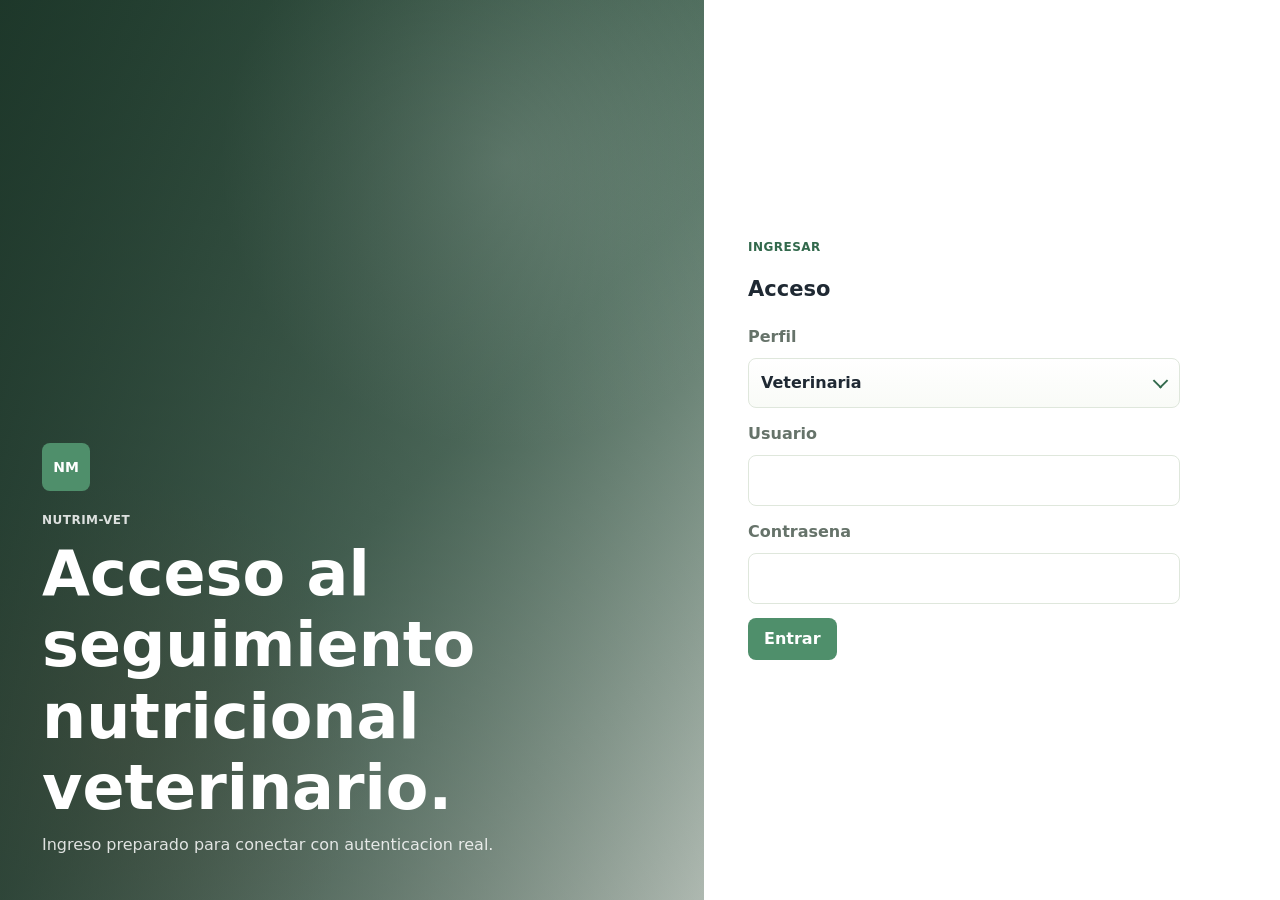
<file: index.html>
<!doctype html>
<html lang="es">
  <head>
    <meta charset="UTF-8" />
    <meta name="viewport" content="width=device-width, initial-scale=1.0" />
    <meta
      name="description"
      content="NutriM-Vet, app de seguimiento nutricional veterinario."
    />
    <meta name="theme-color" content="#4f8f6b" />
    <title>NutriM-Vet</title>
    <meta http-equiv="Cache-Control" content="no-store, no-cache, must-revalidate" />
    <meta http-equiv="Pragma" content="no-cache" />
    <meta http-equiv="Expires" content="0" />
    <link rel="manifest" href="manifest.webmanifest" />
    <link rel="stylesheet" href="styles.css?v=22" />
  </head>
  <body>
    <div id="app"></div>
    <script>
      (() => {
        if ("serviceWorker" in navigator) {
          navigator.serviceWorker.getRegistrations?.().then((registrations) => {
            registrations.forEach((registration) => registration.unregister());
          });
        }
        if ("caches" in window) {
          caches.keys().then((keys) => keys.forEach((key) => caches.delete(key)));
        }
      })();
    </script>
    <script type="module" src="app.js?v=22"></script>
  </body>
</html>
</file>
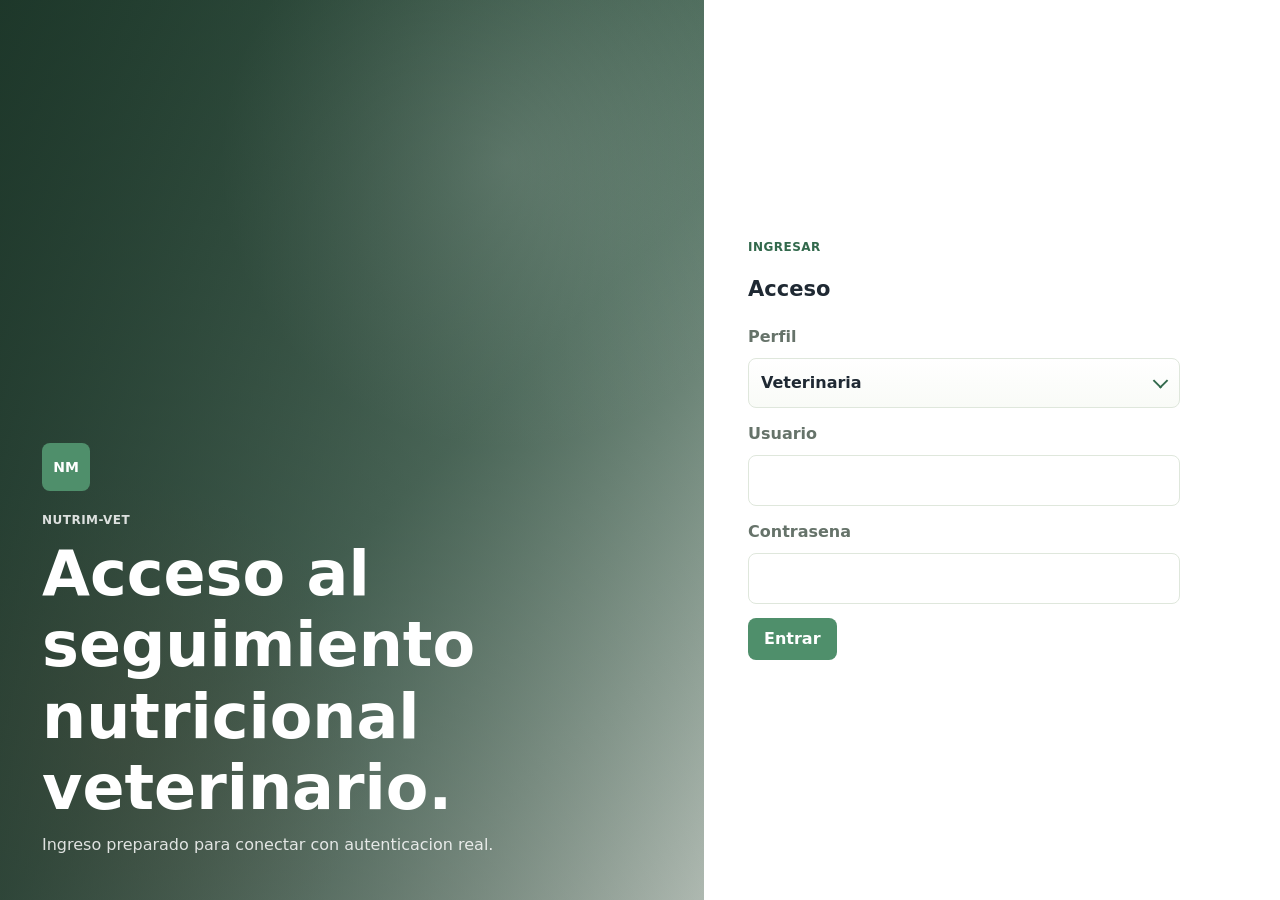
<file: index-v22.html>
<!doctype html>
<html lang="es">
  <head>
    <meta charset="UTF-8" />
    <meta name="viewport" content="width=device-width, initial-scale=1.0" />
    <meta
      name="description"
      content="NutriM-Vet, app de seguimiento nutricional veterinario."
    />
    <meta name="theme-color" content="#4f8f6b" />
    <title>NutriM-Vet</title>
    <meta http-equiv="Cache-Control" content="no-store, no-cache, must-revalidate" />
    <meta http-equiv="Pragma" content="no-cache" />
    <meta http-equiv="Expires" content="0" />
    <link rel="manifest" href="manifest.webmanifest" />
    <link rel="stylesheet" href="styles-v22.css" />
  </head>
  <body>
    <div id="app"></div>
    <script>
      (() => {
        if ("serviceWorker" in navigator) {
          navigator.serviceWorker.getRegistrations?.().then((registrations) => {
            registrations.forEach((registration) => registration.unregister());
          });
        }
        if ("caches" in window) {
          caches.keys().then((keys) => keys.forEach((key) => caches.delete(key)));
        }
      })();
    </script>
    <script type="module" src="app-v22.js"></script>
  </body>
</html>
</file>
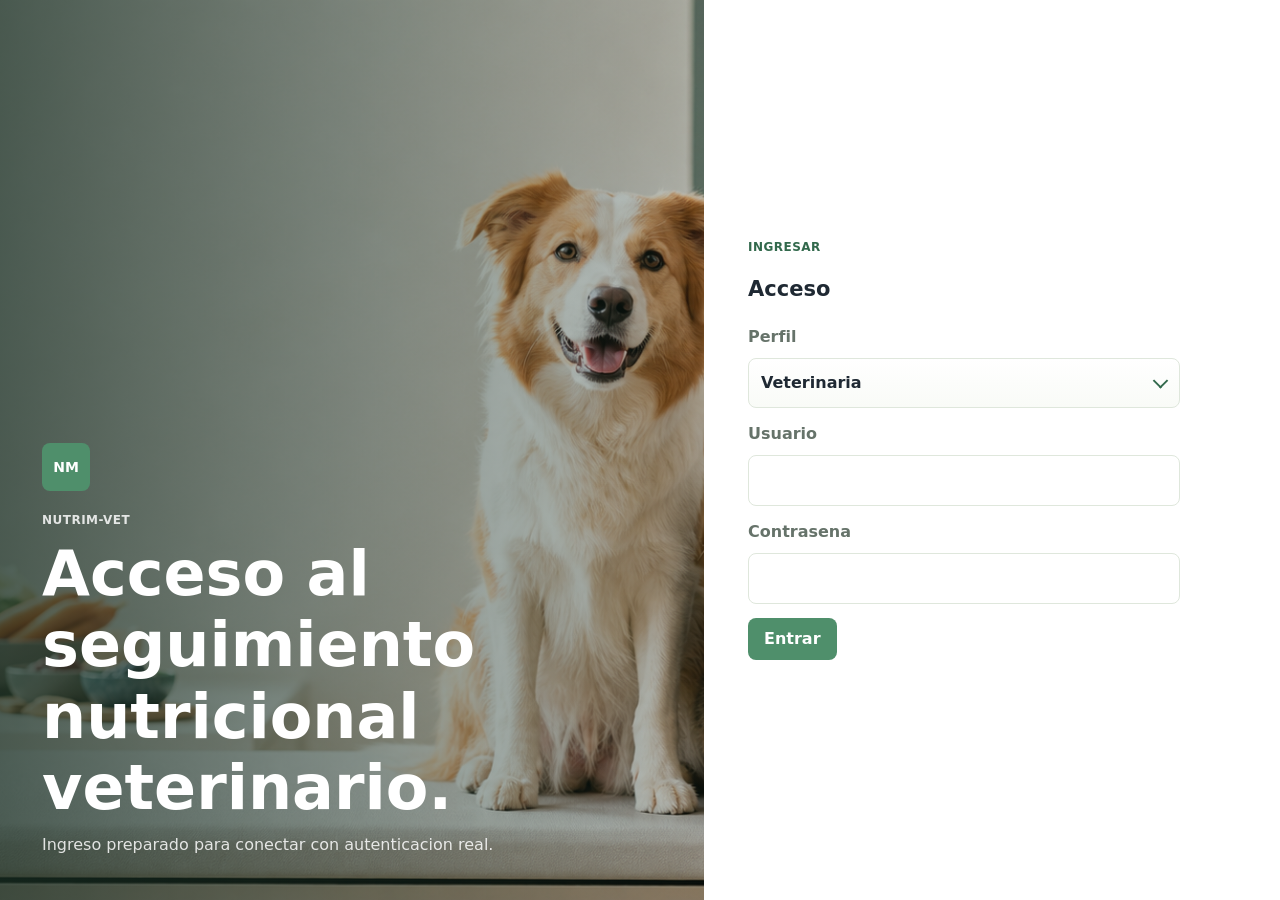
<file: index-v23.html>
<!doctype html>
<html lang="es">
  <head>
    <meta charset="UTF-8" />
    <meta name="viewport" content="width=device-width, initial-scale=1.0" />
    <meta
      name="description"
      content="NutriM-Vet, app de seguimiento nutricional veterinario."
    />
    <meta name="theme-color" content="#4f8f6b" />
    <title>NutriM-Vet</title>
    <meta http-equiv="Cache-Control" content="no-store, no-cache, must-revalidate" />
    <meta http-equiv="Pragma" content="no-cache" />
    <meta http-equiv="Expires" content="0" />
    <link rel="manifest" href="manifest.webmanifest" />
    <link rel="stylesheet" href="styles-v23.css" />
  </head>
  <body>
    <div id="app"></div>
    <script>
      (() => {
        if ("serviceWorker" in navigator) {
          navigator.serviceWorker.getRegistrations?.().then((registrations) => {
            registrations.forEach((registration) => registration.unregister());
          });
        }
        if ("caches" in window) {
          caches.keys().then((keys) => keys.forEach((key) => caches.delete(key)));
        }
      })();
    </script>
    <script type="module" src="app-v23.js"></script>
  </body>
</html>
</file>
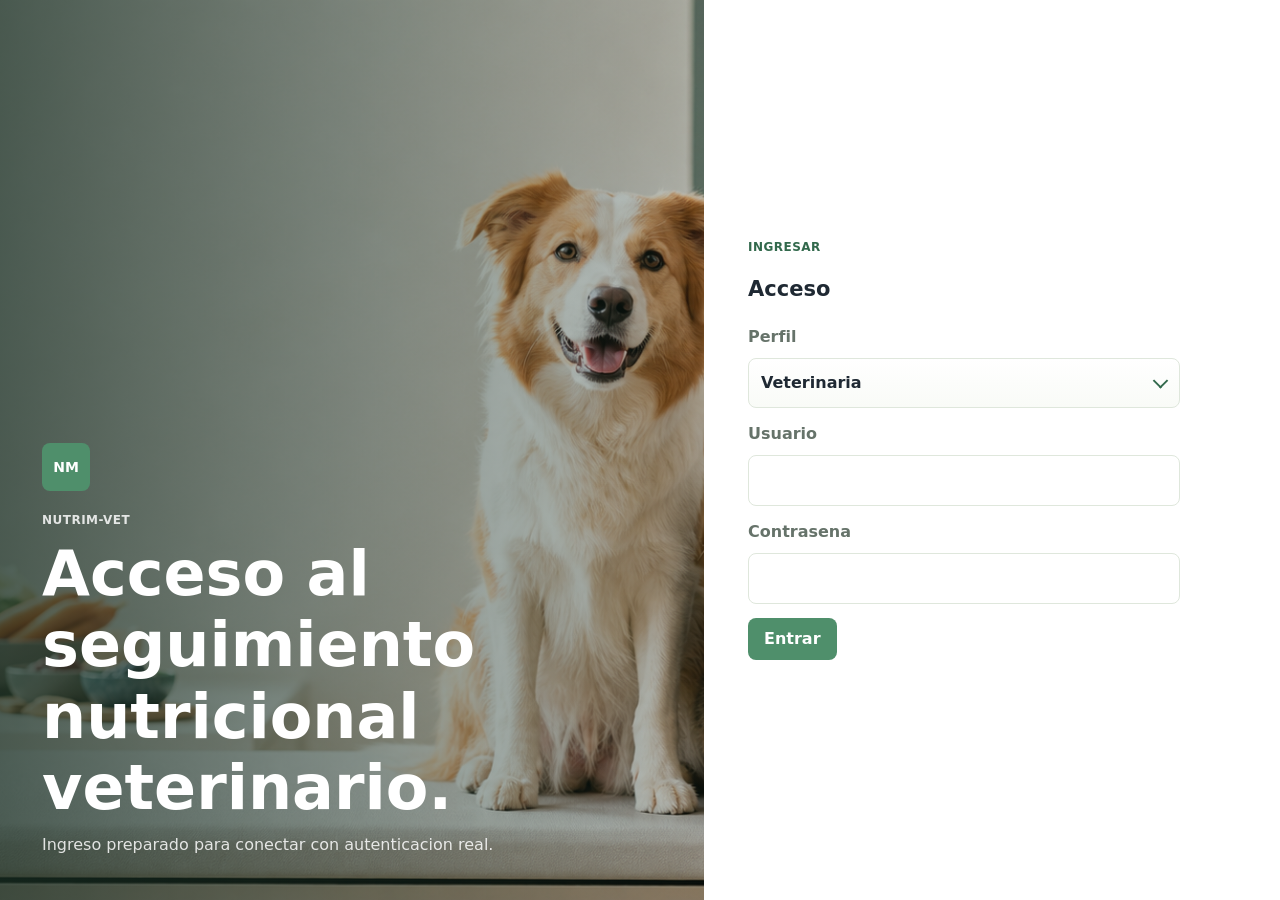
<file: index-v24.html>
<!doctype html>
<html lang="es">
  <head>
    <meta charset="UTF-8" />
    <meta name="viewport" content="width=device-width, initial-scale=1.0" />
    <meta
      name="description"
      content="NutriM-Vet, app de seguimiento nutricional veterinario."
    />
    <meta name="theme-color" content="#4f8f6b" />
    <title>NutriM-Vet</title>
    <meta http-equiv="Cache-Control" content="no-store, no-cache, must-revalidate" />
    <meta http-equiv="Pragma" content="no-cache" />
    <meta http-equiv="Expires" content="0" />
    <link rel="manifest" href="manifest.webmanifest" />
    <link rel="stylesheet" href="styles-v24.css" />
  </head>
  <body>
    <div id="app"></div>
    <script>
      (() => {
        if ("serviceWorker" in navigator) {
          navigator.serviceWorker.getRegistrations?.().then((registrations) => {
            registrations.forEach((registration) => registration.unregister());
          });
        }
        if ("caches" in window) {
          caches.keys().then((keys) => keys.forEach((key) => caches.delete(key)));
        }
      })();
    </script>
    <script type="module" src="app-v24.js"></script>
  </body>
</html>
</file>
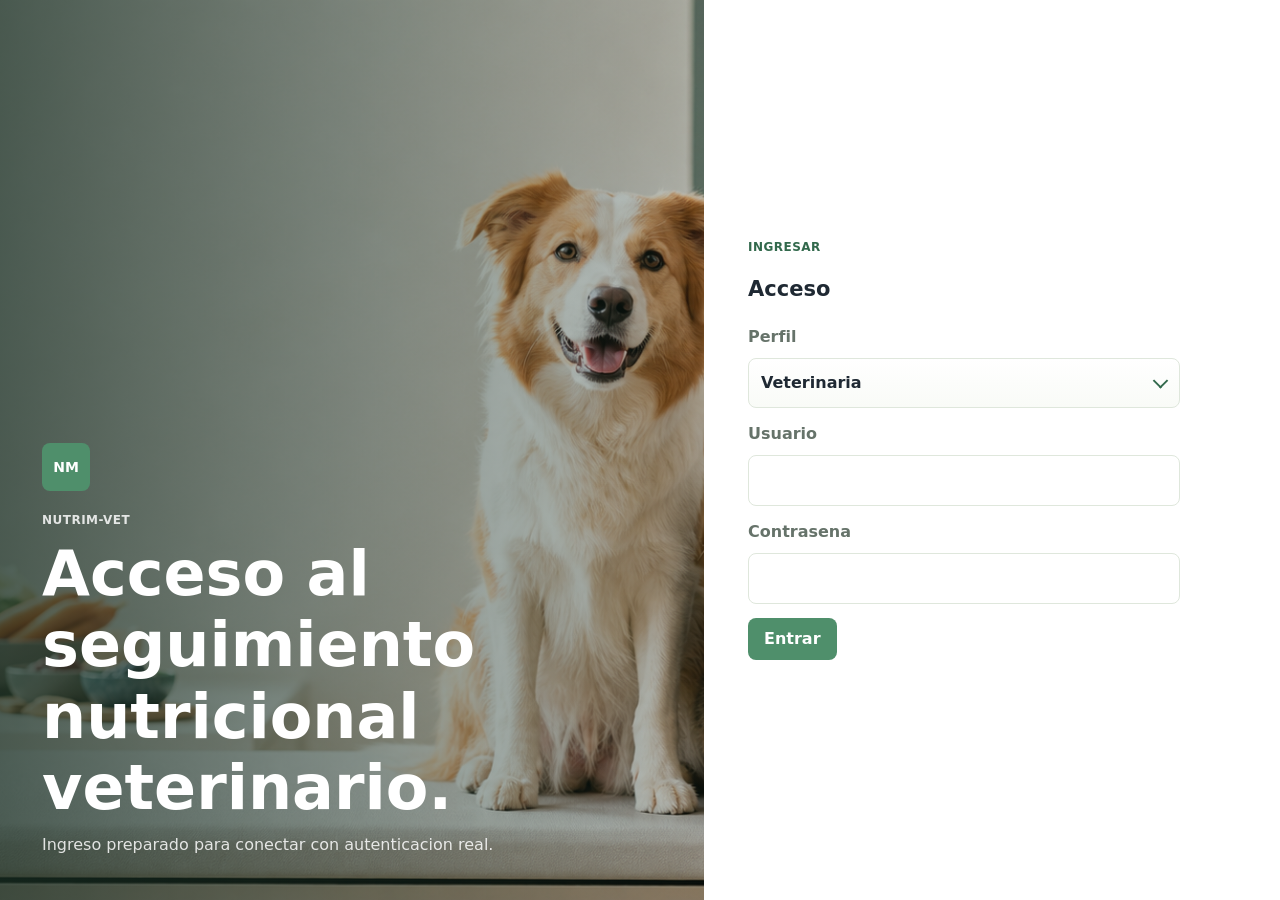
<file: index-v25.html>
<!doctype html>
<html lang="es">
  <head>
    <meta charset="UTF-8" />
    <meta name="viewport" content="width=device-width, initial-scale=1.0" />
    <meta
      name="description"
      content="NutriM-Vet, app de seguimiento nutricional veterinario."
    />
    <meta name="theme-color" content="#4f8f6b" />
    <title>NutriM-Vet</title>
    <meta http-equiv="Cache-Control" content="no-store, no-cache, must-revalidate" />
    <meta http-equiv="Pragma" content="no-cache" />
    <meta http-equiv="Expires" content="0" />
    <link rel="manifest" href="manifest.webmanifest" />
    <link rel="stylesheet" href="styles-v25.css" />
  </head>
  <body>
    <div id="app"></div>
    <script>
      (() => {
        if ("serviceWorker" in navigator) {
          navigator.serviceWorker.getRegistrations?.().then((registrations) => {
            registrations.forEach((registration) => registration.unregister());
          });
        }
        if ("caches" in window) {
          caches.keys().then((keys) => keys.forEach((key) => caches.delete(key)));
        }
      })();
    </script>
    <script type="module" src="app-v25.js"></script>
  </body>
</html>
</file>
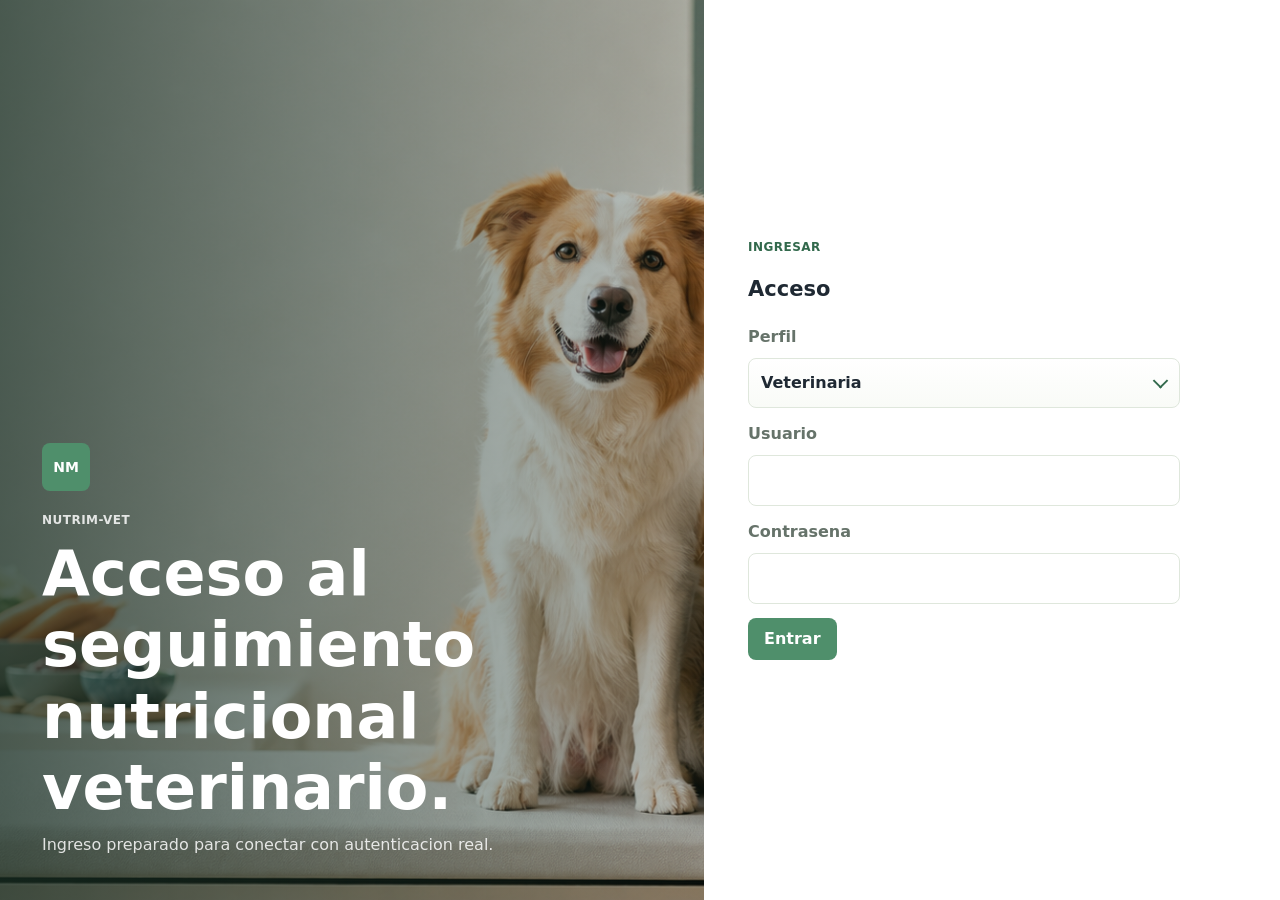
<file: index-v26.html>
<!doctype html>
<html lang="es">
  <head>
    <meta charset="UTF-8" />
    <meta name="viewport" content="width=device-width, initial-scale=1.0" />
    <meta
      name="description"
      content="NutriM-Vet, app de seguimiento nutricional veterinario."
    />
    <meta name="theme-color" content="#4f8f6b" />
    <title>NutriM-Vet</title>
    <meta http-equiv="Cache-Control" content="no-store, no-cache, must-revalidate" />
    <meta http-equiv="Pragma" content="no-cache" />
    <meta http-equiv="Expires" content="0" />
    <link rel="manifest" href="manifest.webmanifest" />
    <link rel="stylesheet" href="styles-v26.css" />
  </head>
  <body>
    <div id="app"></div>
    <script>
      (() => {
        if ("serviceWorker" in navigator) {
          navigator.serviceWorker.getRegistrations?.().then((registrations) => {
            registrations.forEach((registration) => registration.unregister());
          });
        }
        if ("caches" in window) {
          caches.keys().then((keys) => keys.forEach((key) => caches.delete(key)));
        }
      })();
    </script>
    <script type="module" src="app-v26.js"></script>
  </body>
</html>
</file>
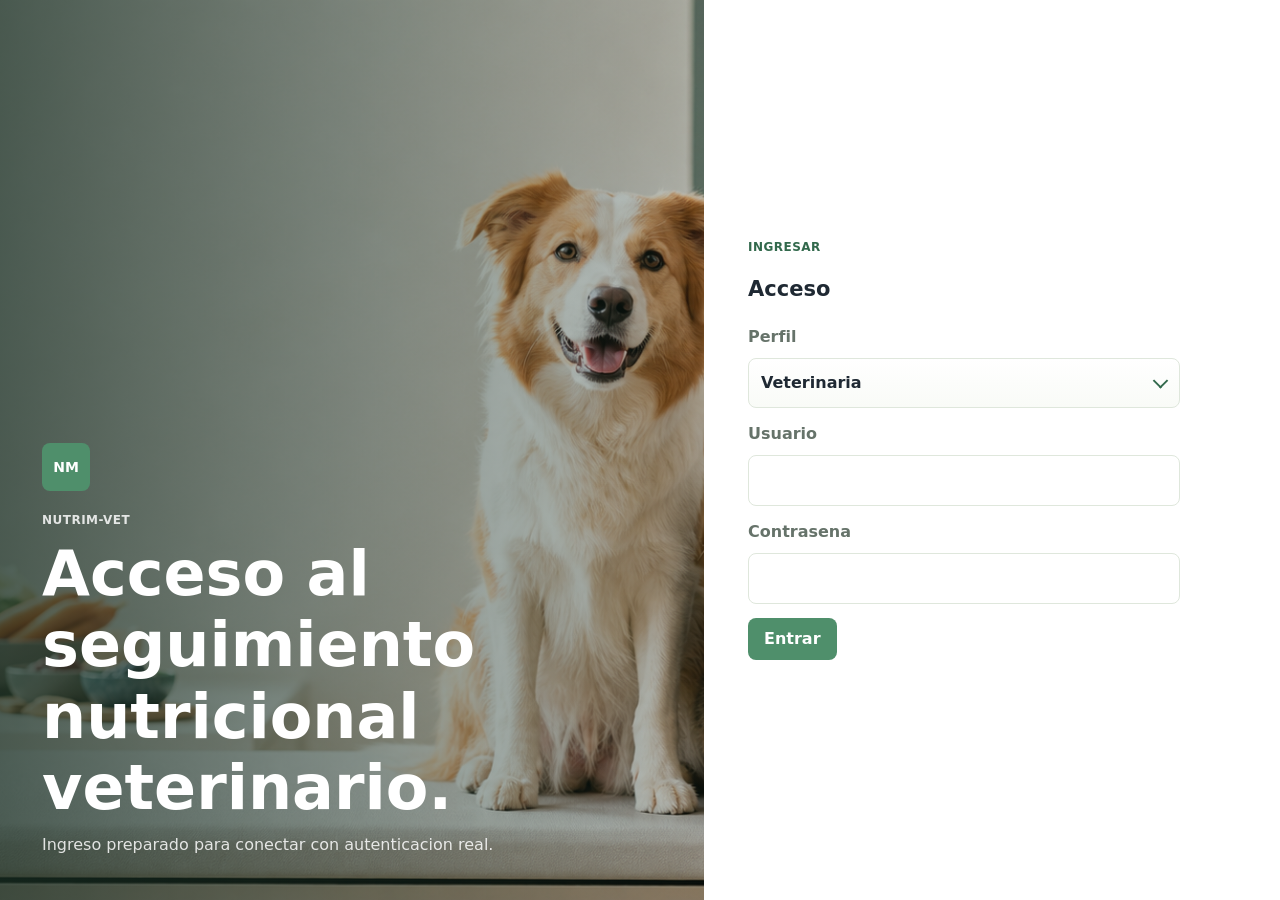
<file: index-v27.html>
<!doctype html>
<html lang="es">
  <head>
    <meta charset="UTF-8" />
    <meta name="viewport" content="width=device-width, initial-scale=1.0" />
    <meta
      name="description"
      content="NutriM-Vet, app de seguimiento nutricional veterinario."
    />
    <meta name="theme-color" content="#4f8f6b" />
    <title>NutriM-Vet</title>
    <meta http-equiv="Cache-Control" content="no-store, no-cache, must-revalidate" />
    <meta http-equiv="Pragma" content="no-cache" />
    <meta http-equiv="Expires" content="0" />
    <link rel="manifest" href="manifest.webmanifest" />
    <link rel="stylesheet" href="styles-v27.css" />
  </head>
  <body>
    <div id="app"></div>
    <script>
      (() => {
        if ("serviceWorker" in navigator) {
          navigator.serviceWorker.getRegistrations?.().then((registrations) => {
            registrations.forEach((registration) => registration.unregister());
          });
        }
        if ("caches" in window) {
          caches.keys().then((keys) => keys.forEach((key) => caches.delete(key)));
        }
      })();
    </script>
    <script type="module" src="app-v27.js"></script>
  </body>
</html>
</file>
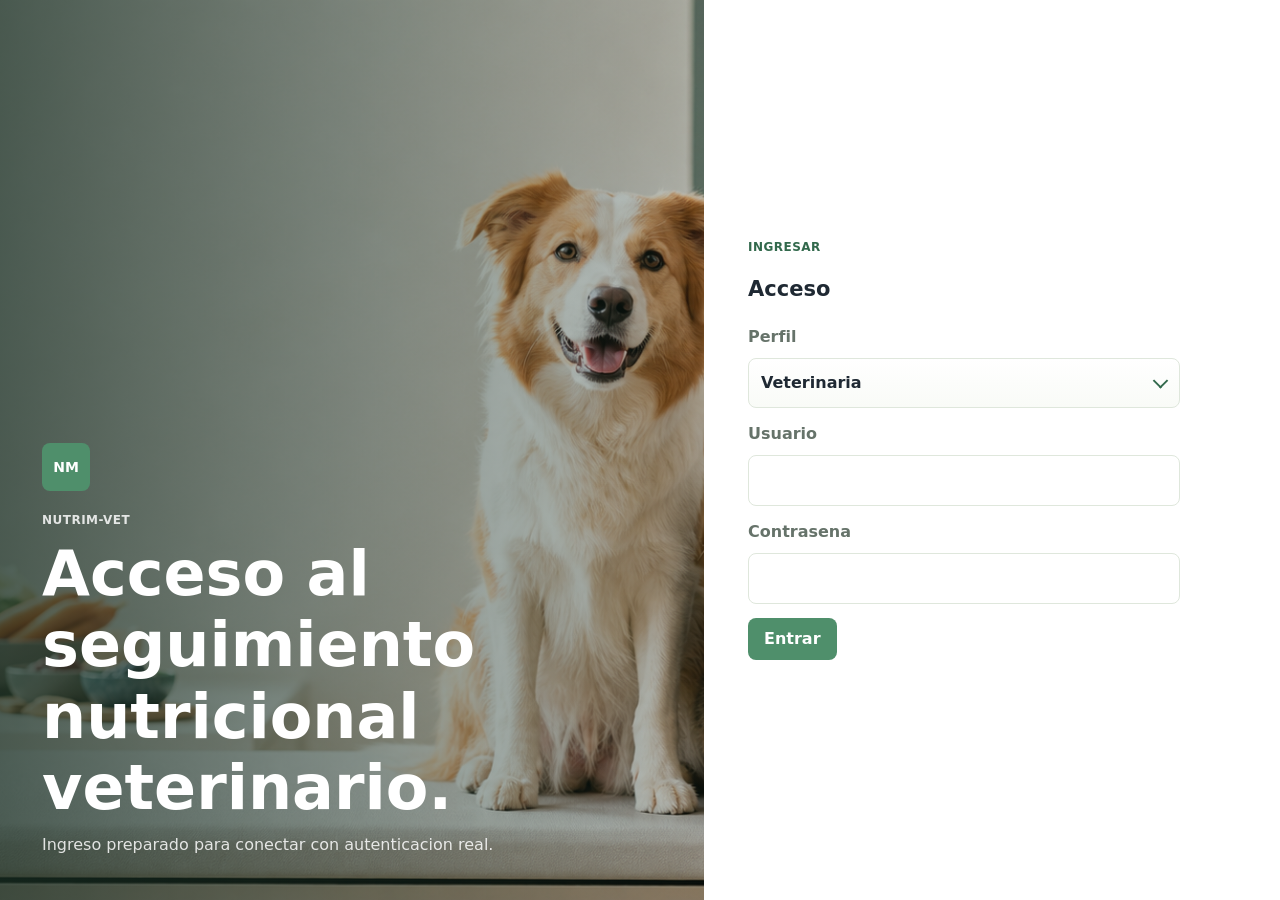
<file: index-v28.html>
<!doctype html>
<html lang="es">
  <head>
    <meta charset="UTF-8" />
    <meta name="viewport" content="width=device-width, initial-scale=1.0" />
    <meta
      name="description"
      content="NutriM-Vet, app de seguimiento nutricional veterinario."
    />
    <meta name="theme-color" content="#4f8f6b" />
    <title>NutriM-Vet</title>
    <meta http-equiv="Cache-Control" content="no-store, no-cache, must-revalidate" />
    <meta http-equiv="Pragma" content="no-cache" />
    <meta http-equiv="Expires" content="0" />
    <link rel="manifest" href="manifest.webmanifest" />
    <link rel="stylesheet" href="styles-v28.css" />
  </head>
  <body>
    <div id="app"></div>
    <script>
      (() => {
        if ("serviceWorker" in navigator) {
          navigator.serviceWorker.getRegistrations?.().then((registrations) => {
            registrations.forEach((registration) => registration.unregister());
          });
        }
        if ("caches" in window) {
          caches.keys().then((keys) => keys.forEach((key) => caches.delete(key)));
        }
      })();
    </script>
    <script type="module" src="app-v28.js"></script>
  </body>
</html>
</file>
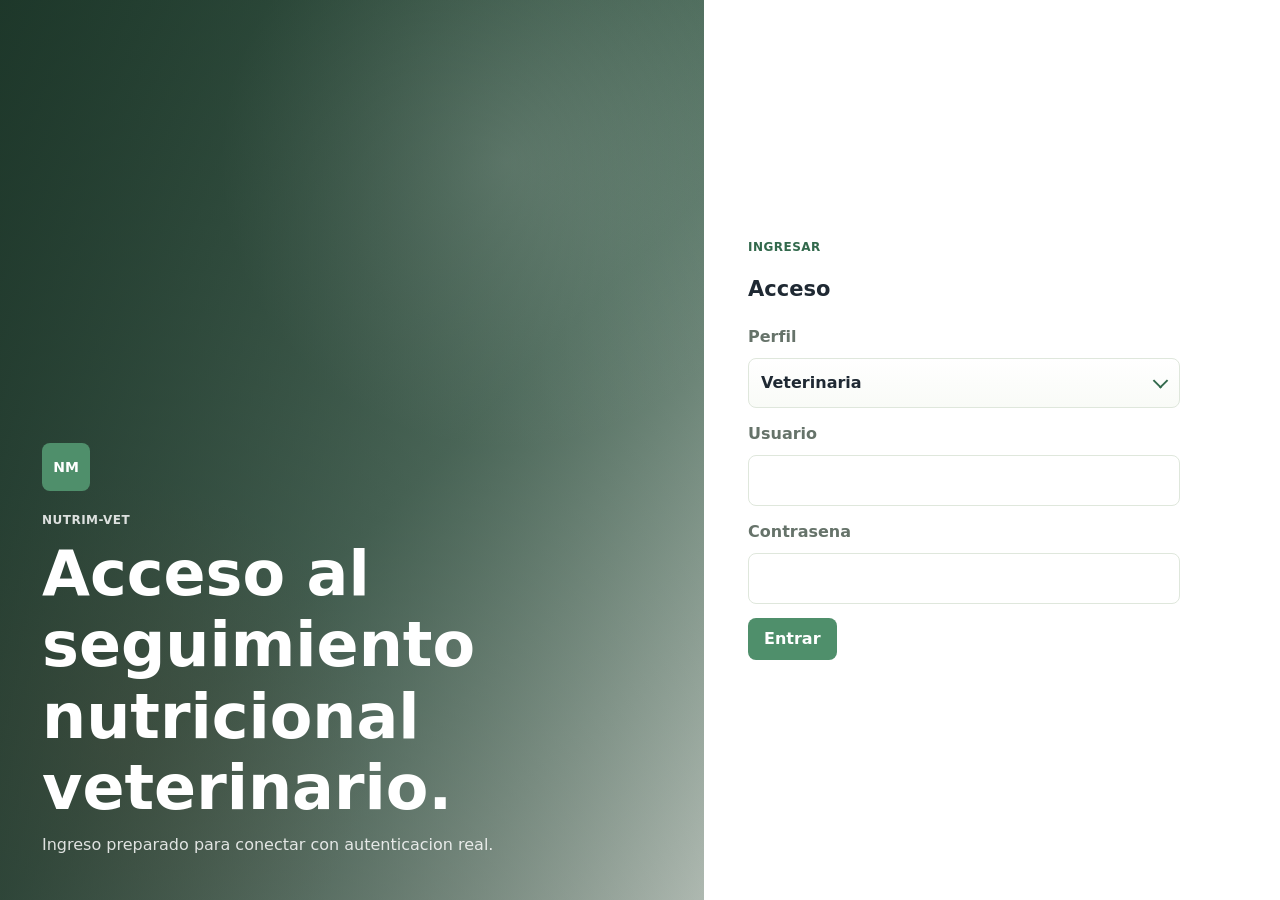
<file: index-v29.html>
<!doctype html>
<html lang="es">
  <head>
    <meta charset="UTF-8" />
    <meta name="viewport" content="width=device-width, initial-scale=1.0" />
    <meta
      name="description"
      content="NutriM-Vet, app de seguimiento nutricional veterinario."
    />
    <meta name="theme-color" content="#4f8f6b" />
    <title>NutriM-Vet</title>
    <meta http-equiv="Cache-Control" content="no-store, no-cache, must-revalidate" />
    <meta http-equiv="Pragma" content="no-cache" />
    <meta http-equiv="Expires" content="0" />
    <link rel="manifest" href="manifest.webmanifest" />
    <link rel="stylesheet" href="styles.css?v=29" />
  </head>
  <body>
    <div id="app"></div>
    <script>
      (() => {
        if ("serviceWorker" in navigator) {
          navigator.serviceWorker.getRegistrations?.().then((registrations) => {
            registrations.forEach((registration) => registration.unregister());
          });
        }
        if ("caches" in window) {
          caches.keys().then((keys) => keys.forEach((key) => caches.delete(key)));
        }
      })();
    </script>
    <script type="module" src="app.js?v=29"></script>
  </body>
</html>
</file>
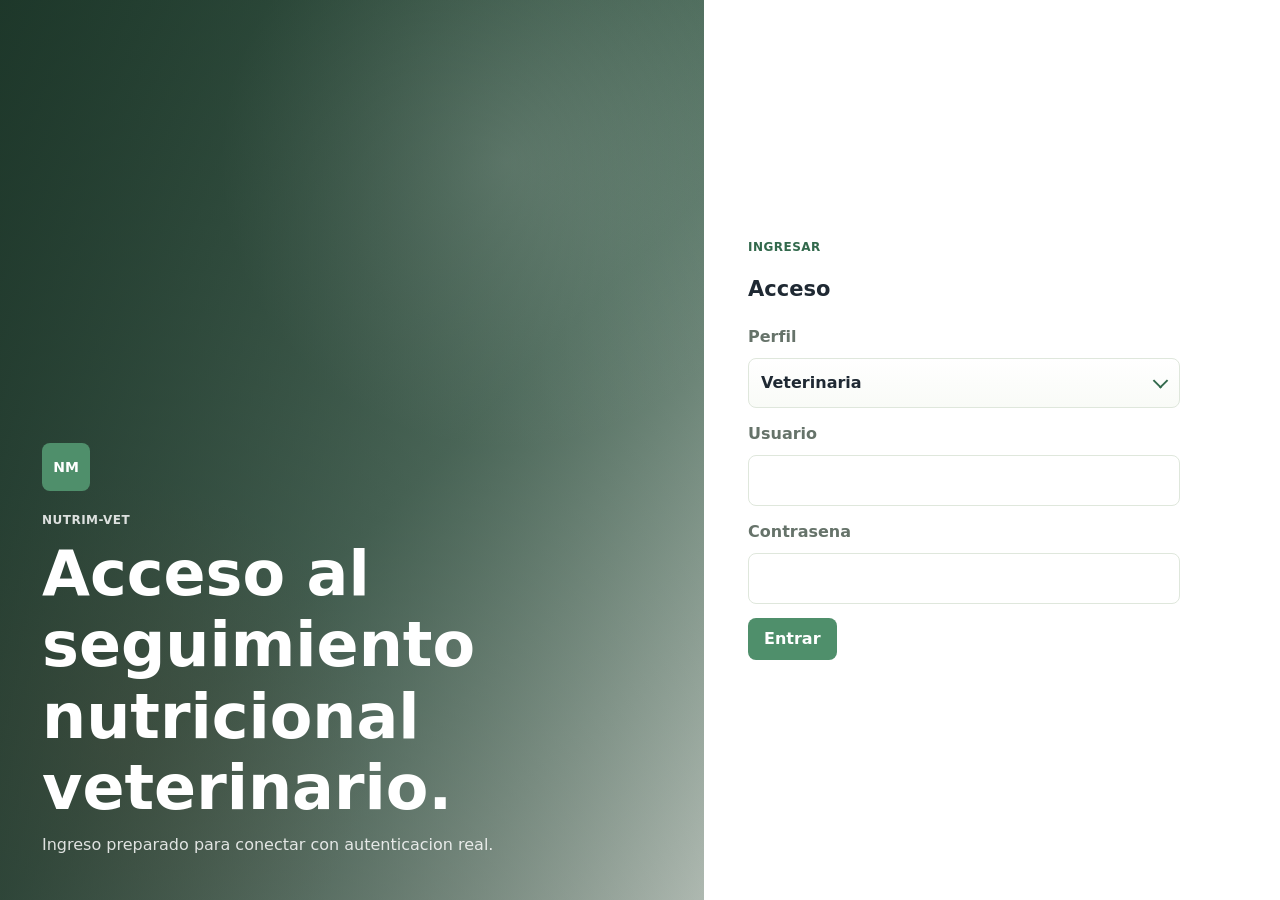
<file: index-v30.html>
<!doctype html>
<html lang="es">
  <head>
    <meta charset="UTF-8" />
    <meta name="viewport" content="width=device-width, initial-scale=1.0" />
    <meta
      name="description"
      content="NutriM-Vet, app de seguimiento nutricional veterinario."
    />
    <meta name="theme-color" content="#4f8f6b" />
    <title>NutriM-Vet</title>
    <meta http-equiv="Cache-Control" content="no-store, no-cache, must-revalidate" />
    <meta http-equiv="Pragma" content="no-cache" />
    <meta http-equiv="Expires" content="0" />
    <link rel="manifest" href="manifest.webmanifest" />
    <link rel="stylesheet" href="styles.css?v=30" />
  </head>
  <body>
    <div id="app"></div>
    <script>
      (() => {
        if ("serviceWorker" in navigator) {
          navigator.serviceWorker.getRegistrations?.().then((registrations) => {
            registrations.forEach((registration) => registration.unregister());
          });
        }
        if ("caches" in window) {
          caches.keys().then((keys) => keys.forEach((key) => caches.delete(key)));
        }
      })();
    </script>
    <script type="module" src="app.js?v=30"></script>
  </body>
</html>
</file>
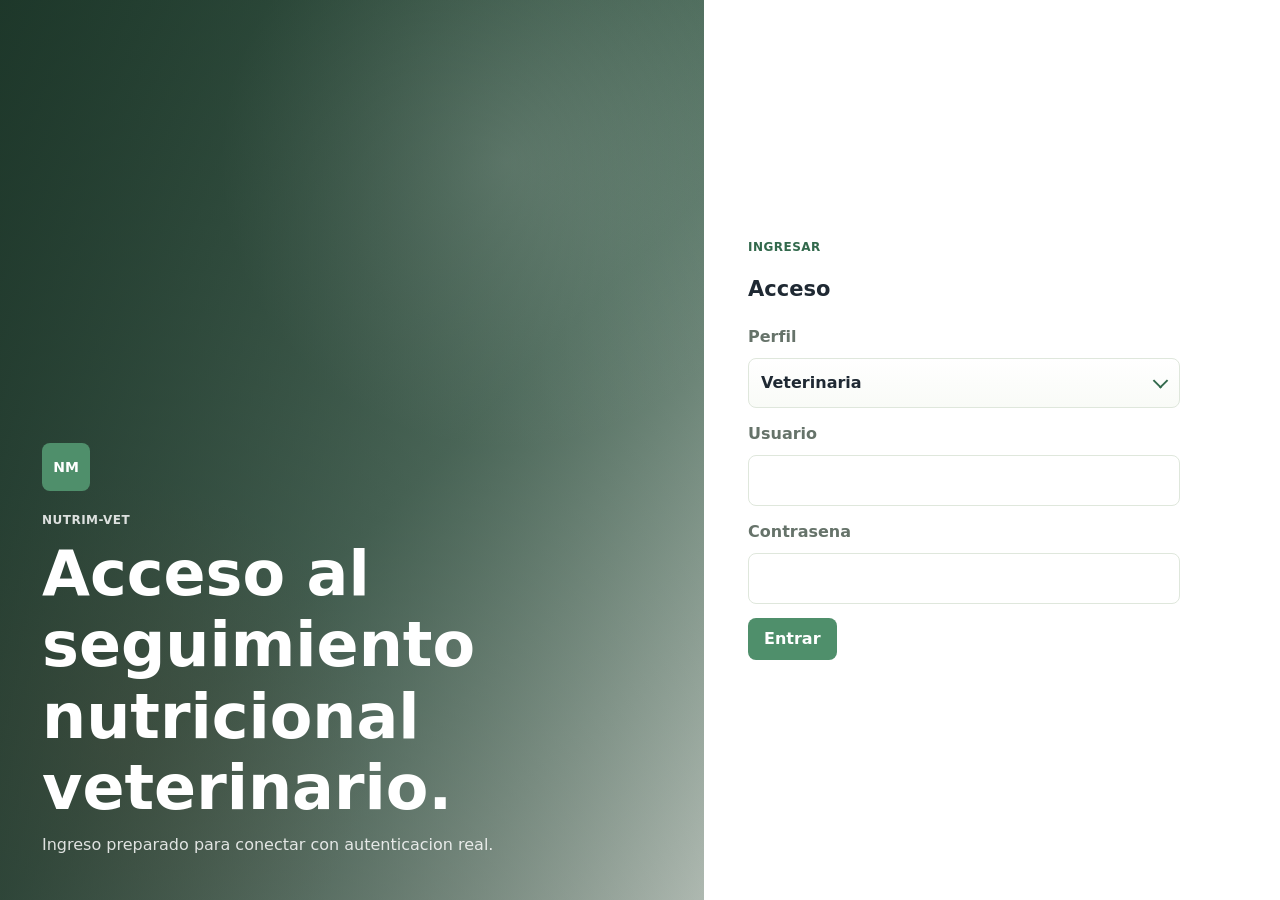
<file: index-v31.html>
<!doctype html>
<html lang="es">
  <head>
    <meta charset="UTF-8" />
    <meta name="viewport" content="width=device-width, initial-scale=1.0" />
    <meta
      name="description"
      content="NutriM-Vet, app de seguimiento nutricional veterinario."
    />
    <meta name="theme-color" content="#4f8f6b" />
    <title>NutriM-Vet</title>
    <meta http-equiv="Cache-Control" content="no-store, no-cache, must-revalidate" />
    <meta http-equiv="Pragma" content="no-cache" />
    <meta http-equiv="Expires" content="0" />
    <link rel="manifest" href="manifest.webmanifest" />
    <link rel="stylesheet" href="styles.css?v=31" />
  </head>
  <body>
    <div id="app"></div>
    <script>
      (() => {
        if ("serviceWorker" in navigator) {
          navigator.serviceWorker.getRegistrations?.().then((registrations) => {
            registrations.forEach((registration) => registration.unregister());
          });
        }
        if ("caches" in window) {
          caches.keys().then((keys) => keys.forEach((key) => caches.delete(key)));
        }
      })();
    </script>
    <script type="module" src="app.js?v=31"></script>
  </body>
</html>
</file>
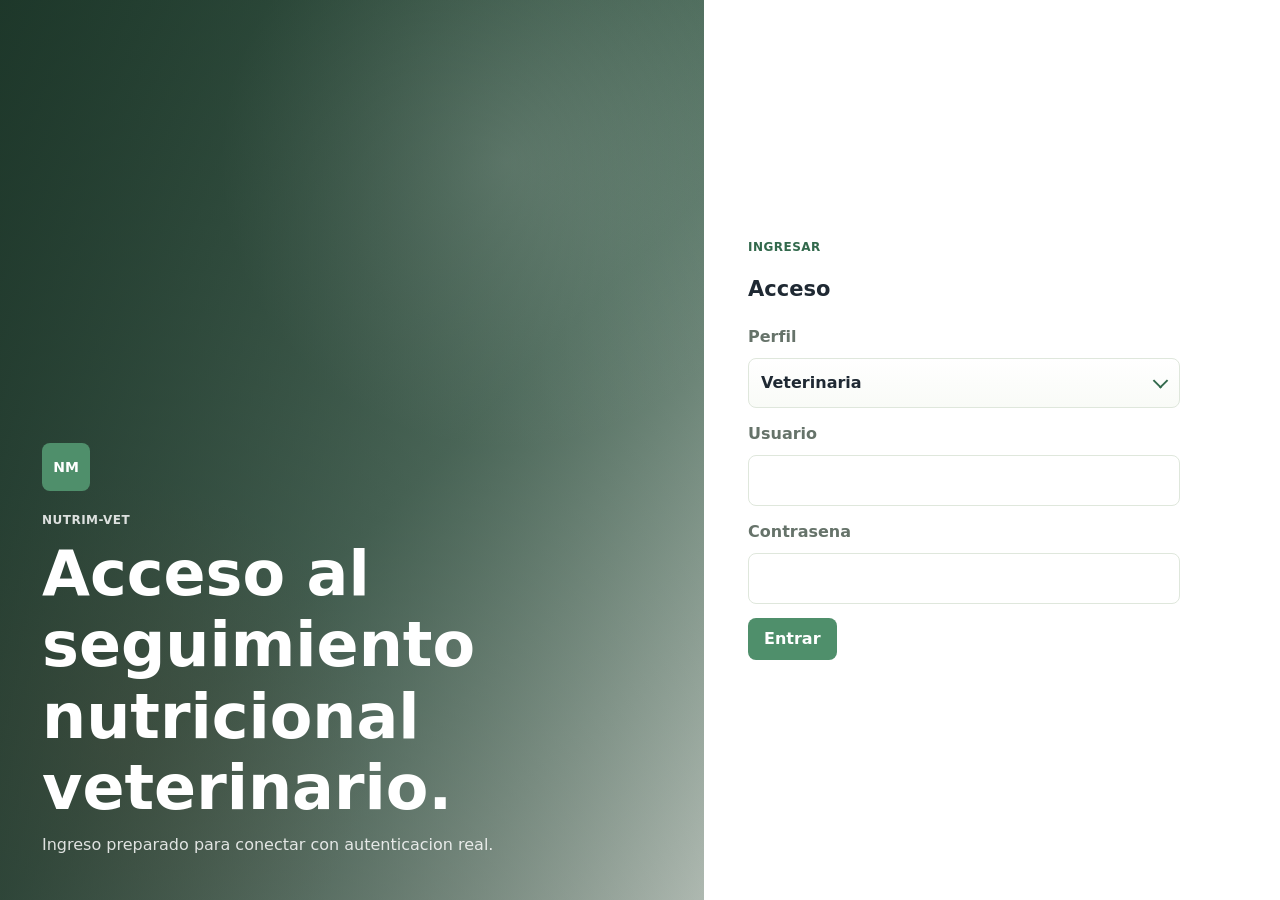
<file: index-v32.html>
<!doctype html>
<html lang="es">
  <head>
    <meta charset="UTF-8" />
    <meta name="viewport" content="width=device-width, initial-scale=1.0" />
    <meta
      name="description"
      content="NutriM-Vet, app de seguimiento nutricional veterinario."
    />
    <meta name="theme-color" content="#4f8f6b" />
    <title>NutriM-Vet</title>
    <meta http-equiv="Cache-Control" content="no-store, no-cache, must-revalidate" />
    <meta http-equiv="Pragma" content="no-cache" />
    <meta http-equiv="Expires" content="0" />
    <link rel="manifest" href="manifest.webmanifest" />
    <link rel="stylesheet" href="styles.css?v=32" />
  </head>
  <body>
    <div id="app"></div>
    <script>
      (() => {
        if ("serviceWorker" in navigator) {
          navigator.serviceWorker.getRegistrations?.().then((registrations) => {
            registrations.forEach((registration) => registration.unregister());
          });
        }
        if ("caches" in window) {
          caches.keys().then((keys) => keys.forEach((key) => caches.delete(key)));
        }
      })();
    </script>
    <script type="module" src="app.js?v=32"></script>
  </body>
</html>
</file>
<file: styles.css>
:root {
  --bg: #fafaf7;
  --surface: #ffffff;
  --surface-soft: #f3f6ef;
  --ink: #1f2933;
  --muted: #66736a;
  --line: #dfe7dc;
  --green: #4f8f6b;
  --green-deep: #32694c;
  --green-soft: #ddefe5;
  --terracotta: #c9785a;
  --sand: #efe7da;
  --danger: #d95f5f;
  --danger-soft: #f8dddd;
  --shadow: 0 18px 45px rgba(37, 54, 45, 0.11);
  --radius: 8px;
  color-scheme: light;
  font-family:
    Manrope, Inter, ui-sans-serif, system-ui, -apple-system, BlinkMacSystemFont, "Segoe UI",
    sans-serif;
}

* {
  box-sizing: border-box;
}

body {
  margin: 0;
  min-width: 320px;
  min-height: 100vh;
  background: var(--bg);
  color: var(--ink);
}

button,
input,
select,
textarea {
  font: inherit;
}

button {
  border: 0;
  cursor: pointer;
}

input,
select,
textarea {
  width: 100%;
  border: 1px solid var(--line);
  border-radius: var(--radius);
  background: #fff;
  color: var(--ink);
  padding: 12px;
}

select {
  appearance: none;
  min-height: 48px;
}

textarea {
  resize: vertical;
}

h1,
h2,
h3,
p {
  margin: 0;
}

h1 {
  font-size: 28px;
  line-height: 1.15;
  letter-spacing: 0;
}

h2 {
  font-size: 21px;
  line-height: 1.25;
  letter-spacing: 0;
}

h3 {
  font-size: 15px;
  line-height: 1.3;
  letter-spacing: 0;
}

p,
small,
label,
.muted {
  color: var(--muted);
  line-height: 1.55;
}

.shell {
  display: grid;
  grid-template-columns: 280px minmax(0, 1fr);
  min-height: 100vh;
}

.login-shell {
  display: grid;
  grid-template-columns: minmax(0, 1.1fr) minmax(380px, 0.9fr);
  min-height: 100vh;
  background: var(--surface);
}

.login-visual {
  position: relative;
  min-height: 100vh;
  overflow: hidden;
  background:
    radial-gradient(circle at 72% 18%, rgba(221, 239, 229, 0.34), transparent 32%),
    radial-gradient(circle at 16% 82%, rgba(201, 120, 90, 0.22), transparent 28%),
    linear-gradient(135deg, #2f5540 0%, #719180 56%, #e8eee7 100%);
}

.login-visual img {
  width: 100%;
  height: 100%;
  object-fit: cover;
}

.login-visual::after {
  content: "";
  position: absolute;
  inset: 0;
  background: linear-gradient(90deg, rgba(24, 46, 35, 0.76), rgba(24, 46, 35, 0.28));
}

.login-copy {
  position: absolute;
  z-index: 1;
  left: 42px;
  bottom: 42px;
  width: min(560px, calc(100% - 84px));
  color: #fff;
}

.login-copy .brand-mark {
  margin-bottom: 18px;
}

.login-copy .eyebrow,
.login-copy p {
  color: rgba(255, 255, 255, 0.84);
}

.login-copy h1 {
  margin: 10px 0;
  font-size: clamp(34px, 5vw, 62px);
}

.login-panel {
  display: grid;
  align-content: center;
  gap: 22px;
  padding: 44px;
  max-width: 520px;
  width: 100%;
}

.login-role-grid {
  display: grid;
  grid-template-columns: repeat(2, minmax(0, 1fr));
  gap: 12px;
}

.login-role,
.mobile-entry {
  display: grid;
  justify-items: start;
  gap: 10px;
  min-height: 132px;
  padding: 16px;
  border: 1px solid var(--line);
  border-radius: var(--radius);
  background: #fff;
  color: var(--ink);
  text-align: left;
}

.login-role .icon,
.mobile-entry .icon {
  width: 38px;
  height: 38px;
  border-radius: var(--radius);
  background: var(--green-soft);
  color: var(--green-deep);
}

.login-role.selected {
  border-color: #9fc8ac;
  box-shadow: 0 0 0 3px rgba(79, 143, 107, 0.14);
}

.login-form {
  display: grid;
  gap: 14px;
}

.select-wrap {
  position: relative;
  display: block;
}

.select-wrap::after {
  content: "";
  position: absolute;
  top: 50%;
  right: 14px;
  width: 9px;
  height: 9px;
  border-right: 2px solid var(--green-deep);
  border-bottom: 2px solid var(--green-deep);
  pointer-events: none;
  transform: translateY(-70%) rotate(45deg);
}

.select-wrap select {
  padding-right: 42px;
  background: linear-gradient(180deg, #fff, #f9fbf7);
  font-weight: 800;
}

.home-shell {
  min-height: 100vh;
  padding: clamp(18px, 4vw, 48px);
  background:
    linear-gradient(180deg, rgba(221, 239, 229, 0.64), rgba(250, 250, 247, 0.92)),
    var(--bg);
}

.profile-top {
  display: grid;
  grid-template-columns: minmax(190px, 260px) minmax(0, 1fr) auto;
  align-items: center;
  gap: 24px;
  width: min(1180px, 100%);
  margin: 0 auto 24px;
  padding: 18px;
  border: 1px solid var(--line);
  border-radius: var(--radius);
  background: rgba(255, 255, 255, 0.78);
  box-shadow: var(--shadow);
}

.compact-brand {
  align-self: stretch;
  padding: 10px;
  border-radius: var(--radius);
  background: var(--surface-soft);
}

.profile-summary {
  display: grid;
  gap: 6px;
}

.profile-summary p {
  max-width: 620px;
}

.account-actions {
  display: flex;
  align-items: center;
  justify-content: flex-end;
  gap: 10px;
  flex-wrap: wrap;
}

.module-grid {
  display: grid;
  grid-template-columns: repeat(3, minmax(0, 1fr));
  gap: 16px;
  width: min(1180px, 100%);
  margin: 0 auto;
}

.module-card {
  display: grid;
  grid-template-columns: 52px minmax(0, 1fr);
  align-items: center;
  gap: 14px;
  min-height: 132px;
  padding: 20px;
  border: 1px solid var(--line);
  border-radius: var(--radius);
  background: rgba(255, 255, 255, 0.9);
  color: var(--ink);
  text-align: left;
  box-shadow: 0 12px 34px rgba(37, 54, 45, 0.08);
  transition:
    transform 160ms ease,
    border-color 160ms ease,
    box-shadow 160ms ease;
}

.module-card:hover {
  transform: translateY(-2px);
  border-color: #9fc8ac;
  box-shadow: 0 18px 42px rgba(37, 54, 45, 0.13);
}

.module-card.locked,
.mobile-entry.locked {
  cursor: not-allowed;
  opacity: 0.66;
  background: #f4f7f2;
}

.module-card.locked:hover,
.mobile-entry.locked:hover {
  transform: none;
  border-color: var(--line);
  box-shadow: 0 12px 34px rgba(37, 54, 45, 0.08);
}

.module-card .icon {
  width: 52px;
  height: 52px;
  border-radius: var(--radius);
  background: var(--green-soft);
  color: var(--green-deep);
}

.module-card .icon svg {
  width: 24px;
  height: 24px;
}

.module-card strong {
  display: block;
  margin-bottom: 4px;
  font-size: 18px;
}

.flow-shell {
  position: relative;
  min-height: 100vh;
  padding: clamp(14px, 3vw, 34px);
  overflow: hidden;
  background: var(--bg);
}

.flow-backdrop {
  position: fixed;
  inset: 0;
  opacity: 0.42;
  filter: blur(9px);
  transform: scale(1.02);
  pointer-events: none;
}

.flow-sheet {
  position: relative;
  z-index: 1;
  display: grid;
  gap: 18px;
  width: min(1180px, 100%);
  min-height: calc(100vh - clamp(28px, 6vw, 68px));
  margin: 0 auto;
  padding: clamp(16px, 3vw, 26px);
  border: 1px solid var(--line);
  border-radius: var(--radius);
  background: rgba(255, 255, 255, 0.94);
  box-shadow: 0 24px 70px rgba(37, 54, 45, 0.18);
}

.flow-header {
  display: grid;
  grid-template-columns: auto minmax(0, 1fr) auto;
  align-items: center;
  gap: 14px;
  padding-bottom: 16px;
  border-bottom: 1px solid var(--line);
}

.flow-actions,
.section-actions {
  display: flex;
  align-items: center;
  justify-content: flex-end;
  gap: 10px;
  flex-wrap: wrap;
}

.active-patient-control {
  display: grid;
  gap: 6px;
  min-width: 240px;
  color: var(--muted);
  font-size: 12px;
  font-weight: 900;
}

.home-patient-control {
  min-width: 260px;
}

.compact-select select {
  min-height: 42px;
  padding: 9px 38px 9px 12px;
}

.flow-content {
  min-width: 0;
}

.sidebar {
  position: sticky;
  top: 0;
  display: flex;
  flex-direction: column;
  gap: 22px;
  height: 100vh;
  padding: 24px;
  background: #f7f2ea;
  border-right: 1px solid var(--line);
}

.brand {
  display: grid;
  grid-template-columns: 48px minmax(0, 1fr);
  gap: 12px;
  align-items: center;
  width: 100%;
  padding: 0;
  background: transparent;
  color: var(--ink);
  text-align: left;
}

.brand-mark {
  display: grid;
  place-items: center;
  width: 48px;
  height: 48px;
  border-radius: var(--radius);
  background: var(--green);
  color: #fff;
  font-size: 14px;
  font-weight: 800;
}

.brand strong {
  display: block;
  font-size: 18px;
}

.brand small {
  display: block;
  margin-top: 2px;
}

.nav {
  display: grid;
  gap: 8px;
}

.nav-item,
.ghost-button,
.soft-button,
.primary-button,
.alert-button,
.template,
.slot,
.patient-row {
  display: inline-flex;
  align-items: center;
  justify-content: center;
  gap: 10px;
  border-radius: var(--radius);
  min-height: 42px;
  transition:
    transform 160ms ease,
    background-color 160ms ease,
    color 160ms ease,
    border-color 160ms ease;
}

.nav-item {
  justify-content: flex-start;
  width: 100%;
  padding: 12px;
  background: transparent;
  color: var(--muted);
}

.nav-item:hover,
.nav-item.active {
  background: #fff;
  color: var(--green-deep);
  box-shadow: 0 8px 26px rgba(67, 93, 75, 0.08);
}

.icon {
  display: inline-grid;
  place-items: center;
  width: 20px;
  height: 20px;
  flex: 0 0 auto;
}

.icon svg {
  width: 20px;
  height: 20px;
  fill: none;
  stroke: currentColor;
  stroke-linecap: round;
  stroke-linejoin: round;
  stroke-width: 1.9;
}

.role-card {
  display: grid;
  gap: 10px;
  margin-top: auto;
  padding: 14px;
  border: 1px solid var(--line);
  border-radius: var(--radius);
  background: rgba(255, 255, 255, 0.66);
}

.logout-button {
  width: 100%;
}

.segmented {
  display: grid;
  grid-template-columns: 1fr 1fr;
  gap: 4px;
  padding: 4px;
  border-radius: var(--radius);
  background: var(--sand);
}

.segmented button {
  min-height: 34px;
  border-radius: 6px;
  background: transparent;
  color: var(--muted);
}

.segmented .selected {
  background: #fff;
  color: var(--ink);
  box-shadow: 0 4px 16px rgba(37, 54, 45, 0.08);
}

.workspace {
  min-width: 0;
  padding: 26px;
}

.topbar {
  display: flex;
  align-items: center;
  justify-content: space-between;
  gap: 18px;
  margin-bottom: 22px;
}

.mobile-back,
.patient-back,
.mobile-entry-grid {
  display: none;
}

.top-actions {
  display: flex;
  align-items: center;
  justify-content: flex-end;
  gap: 10px;
  flex-wrap: wrap;
}

.eyebrow {
  color: var(--green-deep);
  font-size: 12px;
  font-weight: 800;
  letter-spacing: 0.04em;
  text-transform: uppercase;
}

.ghost-button,
.soft-button {
  padding: 0 14px;
  border: 1px solid var(--line);
  background: var(--surface);
  color: var(--ink);
}

.soft-button {
  background: var(--green-soft);
  color: var(--green-deep);
}

.primary-button {
  padding: 0 16px;
  background: var(--green);
  color: #fff;
  font-weight: 700;
}

.alert-button {
  padding: 0 16px;
  background: var(--danger);
  color: #fff;
  font-weight: 800;
}

.compact {
  min-height: 34px;
  padding: 0 12px;
  font-size: 13px;
}

.status-pill,
.badge {
  display: inline-flex;
  align-items: center;
  justify-content: center;
  min-height: 28px;
  padding: 0 10px;
  border-radius: 999px;
  background: var(--green-soft);
  color: var(--green-deep);
  font-size: 12px;
  font-weight: 800;
  white-space: nowrap;
}

.badge.danger,
.metric.danger .icon,
.status-pill.danger {
  background: var(--danger-soft);
  color: #a33c3c;
}

.dashboard-grid,
.content-grid {
  display: grid;
  grid-template-columns: minmax(0, 1.25fr) minmax(320px, 0.75fr);
  gap: 18px;
}

.dashboard-tabs {
  grid-column: 1 / -1;
  display: flex;
  gap: 8px;
  overflow-x: auto;
  padding: 8px;
  border: 1px solid var(--line);
  border-radius: var(--radius);
  background: rgba(255, 255, 255, 0.72);
  box-shadow: 0 10px 26px rgba(37, 54, 45, 0.06);
}

.dashboard-tabs button {
  display: inline-flex;
  align-items: center;
  justify-content: center;
  gap: 8px;
  min-height: 42px;
  padding: 0 14px;
  border-radius: var(--radius);
  background: transparent;
  color: var(--muted);
  white-space: nowrap;
}

.dashboard-tabs button:hover,
.dashboard-tabs button.active {
  background: var(--green-soft);
  color: var(--green-deep);
}

.hero-panel,
.panel,
.metric,
.food-card,
.integration {
  border: 1px solid var(--line);
  border-radius: var(--radius);
  background: var(--surface);
  box-shadow: var(--shadow);
}

.hero-panel {
  position: relative;
  min-height: 310px;
  overflow: hidden;
  background:
    radial-gradient(circle at 85% 18%, rgba(221, 239, 229, 0.45), transparent 30%),
    linear-gradient(135deg, #315a43 0%, #719180 62%, #eef4ee 100%);
}

.dashboard-hero {
  min-height: 220px;
}

.hero-panel img {
  width: 100%;
  height: 100%;
  min-height: 310px;
  object-fit: cover;
}

.dashboard-hero img {
  min-height: 220px;
}

.hero-panel::after {
  content: "";
  position: absolute;
  inset: 0;
  background: linear-gradient(90deg, rgba(15, 31, 24, 0.7), rgba(15, 31, 24, 0.18));
}

.hero-copy {
  position: absolute;
  z-index: 1;
  left: 28px;
  bottom: 28px;
  width: min(520px, calc(100% - 56px));
  color: #fff;
}

.hero-copy .eyebrow,
.hero-copy p {
  color: rgba(255, 255, 255, 0.82);
}

.hero-copy h2 {
  margin: 8px 0;
  font-size: clamp(25px, 3.2vw, 42px);
  line-height: 1.05;
}

.dashboard-hero .hero-copy {
  bottom: 22px;
}

.dashboard-hero .hero-copy h2 {
  max-width: 720px;
  font-size: clamp(24px, 2.7vw, 36px);
}

.dashboard-hero .hero-copy p {
  max-width: 720px;
}

.metrics {
  display: grid;
  grid-template-columns: repeat(2, minmax(0, 1fr));
  gap: 14px;
}

.mobile-entry-grid {
  grid-column: 1 / -1;
  gap: 12px;
}

.metric {
  display: grid;
  align-content: center;
  justify-items: start;
  gap: 8px;
  min-height: 118px;
  padding: 18px;
  color: var(--ink);
  text-align: left;
}

.metric-link {
  cursor: pointer;
  transition:
    transform 160ms ease,
    border-color 160ms ease,
    box-shadow 160ms ease,
    background-color 160ms ease;
}

.metric-link:hover {
  transform: translateY(-2px);
  border-color: #9fc8ac;
  box-shadow: 0 18px 42px rgba(37, 54, 45, 0.13);
}

.metric-link:active {
  transform: translateY(0);
  background: var(--surface-soft);
}

.metric .icon {
  width: 38px;
  height: 38px;
  border-radius: var(--radius);
  background: var(--green-soft);
  color: var(--green-deep);
}

.metric strong {
  font-size: 28px;
  line-height: 1;
}

.panel {
  padding: 20px;
}

.wide {
  grid-column: 1 / -1;
}

.section-heading {
  display: flex;
  align-items: center;
  justify-content: space-between;
  gap: 14px;
  margin-bottom: 16px;
}

.section-heading .select-wrap {
  min-width: min(320px, 100%);
}

.stack {
  display: grid;
  gap: 12px;
}

.alert-card,
.appointment {
  display: flex;
  align-items: center;
  justify-content: space-between;
  gap: 14px;
  padding: 14px;
  border: 1px solid var(--line);
  border-radius: var(--radius);
  background: var(--surface-soft);
}

.card-actions {
  display: grid;
  justify-items: end;
  gap: 10px;
}

.appointment {
  justify-content: flex-start;
}

.appointment .badge {
  margin-left: auto;
}

.time {
  display: grid;
  place-items: center;
  width: 58px;
  height: 46px;
  border-radius: var(--radius);
  background: var(--sand);
  color: var(--ink);
  font-weight: 800;
}

.patient-row-list,
.patient-list {
  display: grid;
  gap: 10px;
}

.active-patient-summary {
  display: grid;
  grid-template-columns: repeat(4, minmax(0, 1fr));
  gap: 10px;
}

.clinical-file-panel {
  background: linear-gradient(180deg, #fff, #fbfdf9);
}

.dashboard-patient-card {
  display: grid;
  gap: 16px;
}

.patient-card-main {
  display: flex;
  align-items: center;
  gap: 16px;
  padding-bottom: 14px;
  border-bottom: 1px solid var(--line);
}

.patient-card-main h3 {
  margin: 8px 0 2px;
  font-size: 24px;
}

.clinical-facts {
  display: grid;
  grid-template-columns: repeat(3, minmax(0, 1fr));
  gap: 10px;
}

.clinical-alert-panel {
  border-color: #efc7c1;
  background: linear-gradient(180deg, #fffafa, #fff);
  box-shadow: 0 18px 45px rgba(129, 64, 52, 0.1);
}

.clinical-alert-panel .eyebrow {
  color: #a33c3c;
}

.clinical-alert-panel .alert-card {
  border-color: #efc7c1;
  background: #fff7f5;
}

.access-control-card,
.document-gate-card,
.locked-panel,
.document-upload-panel {
  border-color: #cfe1d3;
  background: linear-gradient(180deg, #fbfffc, #fff);
}

.access-control-card {
  display: grid;
  grid-template-columns: minmax(0, 1fr) auto;
  align-items: center;
  gap: 14px;
  margin-bottom: 18px;
  padding: 14px;
  border: 1px solid #cfe1d3;
  border-radius: var(--radius);
}

.upload-dropzone {
  display: grid;
  grid-template-columns: 54px minmax(0, 1fr) minmax(220px, 0.8fr) auto;
  align-items: center;
  gap: 14px;
  margin: 18px 0;
  padding: 18px;
  border: 1px dashed #95bea2;
  border-radius: var(--radius);
  background: #f9fdf9;
}

.upload-dropzone > .icon {
  width: 54px;
  height: 54px;
  border-radius: var(--radius);
  background: var(--green-soft);
  color: var(--green-deep);
}

.upload-dropzone input {
  min-width: 0;
}

.document-checklist,
.document-list,
.locked-actions {
  display: grid;
  gap: 10px;
}

.document-checklist {
  grid-template-columns: repeat(3, minmax(0, 1fr));
}

.document-checklist article {
  display: flex;
  align-items: center;
  gap: 10px;
  padding: 12px;
  border: 1px solid var(--line);
  border-radius: var(--radius);
  background: #fff;
  font-weight: 800;
}

.document-checklist svg {
  width: 18px;
  height: 18px;
  color: var(--green-deep);
}

.uploaded-file {
  align-items: flex-start;
}

.uploaded-file strong,
.uploaded-file small {
  display: block;
}

.locked-actions {
  grid-template-columns: repeat(3, minmax(0, 1fr));
  margin-top: 16px;
}

.patient-preview {
  display: grid;
  grid-template-columns: 68px minmax(0, 1fr) auto;
  align-items: center;
  gap: 14px;
  padding: 14px;
  border: 1px solid var(--line);
  border-radius: var(--radius);
  background: var(--surface-soft);
}

.patient-picker-panel {
  align-self: start;
}

.patient-picker-summary {
  display: grid;
  gap: 10px;
  margin-top: 16px;
}

.patient-picker-actions {
  display: grid;
  gap: 12px;
  margin-top: 16px;
}

.mini-patient {
  display: grid;
  grid-template-columns: 42px minmax(0, 1fr);
  align-items: center;
  gap: 10px;
  width: 100%;
  min-height: 62px;
  padding: 10px;
  border: 1px solid var(--line);
  border-radius: var(--radius);
  background: #fff;
  color: var(--ink);
  text-align: left;
}

.mini-patient.active {
  border-color: #9fc8ac;
  background: var(--green-soft);
}

.patient-row {
  display: grid;
  grid-template-columns: 42px minmax(0, 1fr) auto auto;
  justify-content: stretch;
  width: 100%;
  min-height: 62px;
  padding: 10px;
  border: 1px solid var(--line);
  background: #fff;
  color: var(--ink);
  text-align: left;
}

.patient-row:hover,
.slot:hover,
.template:hover,
.primary-button:hover,
.ghost-button:hover,
.soft-button:hover,
.alert-button:hover {
  transform: translateY(-1px);
}

.avatar {
  display: grid;
  place-items: center;
  width: 42px;
  height: 42px;
  border-radius: var(--radius);
  background: var(--green);
  color: #fff;
  font-weight: 900;
}

.avatar.large {
  width: 68px;
  height: 68px;
  font-size: 26px;
}

.weight {
  color: var(--green-deep);
  font-weight: 800;
}

.calendar-board {
  display: grid;
  grid-template-columns: repeat(7, minmax(150px, 1fr));
  gap: 12px;
  overflow-x: auto;
  padding-bottom: 4px;
}

.day-column {
  display: grid;
  gap: 8px;
  min-width: 160px;
}

.day-column h3 {
  padding: 10px;
  border-radius: var(--radius);
  background: var(--sand);
  text-transform: capitalize;
}

.slot {
  display: grid;
  justify-items: start;
  min-height: 62px;
  padding: 10px;
  border: 1px solid var(--line);
  background: #fff;
  color: var(--ink);
  text-align: left;
}

.slot.busy {
  background: var(--green-soft);
  border-color: #b6d5c2;
}

.slot.available {
  border-color: #a8c9b0;
  background: #fbfffc;
}

.slot.mine {
  border-color: #efc78d;
  background: #fff7e8;
}

.slot:disabled {
  cursor: not-allowed;
  transform: none;
}

.agenda-compact {
  grid-template-columns: minmax(0, 1fr) minmax(280px, 0.34fr);
}

.agenda-picker {
  display: grid;
  grid-template-columns: minmax(220px, 0.7fr) minmax(220px, 1fr);
  align-items: end;
  gap: 14px;
  margin-bottom: 16px;
}

.agenda-select {
  display: grid;
  gap: 8px;
  color: var(--muted);
  font-size: 12px;
  font-weight: 900;
}

.agenda-day-card {
  display: grid;
  gap: 4px;
  min-height: 76px;
  padding: 14px;
  border: 1px solid var(--line);
  border-radius: var(--radius);
  background: var(--surface-soft);
}

.agenda-day-card h3 {
  text-transform: capitalize;
}

.slot-list,
.slot-actions {
  display: grid;
  gap: 10px;
}

.slot-list {
  grid-template-columns: repeat(2, minmax(0, 1fr));
}

.slot-row {
  display: grid;
  grid-template-columns: 64px minmax(0, 1fr) auto;
  align-items: center;
  gap: 12px;
  min-height: 78px;
  padding: 12px;
  border: 1px solid var(--line);
  border-radius: var(--radius);
  background: #fff;
  color: var(--ink);
  text-align: left;
}

.slot-row.available {
  border-color: #b6d5c2;
  background: #fbfffc;
}

.slot-row.busy {
  background: var(--green-soft);
}

.slot-chip {
  display: grid;
  grid-template-columns: 72px minmax(0, 1fr);
  align-items: center;
  gap: 12px;
  min-height: 62px;
  padding: 12px 14px;
  border: 1px solid #b6d5c2;
  border-radius: var(--radius);
  background: #fbfffc;
  color: var(--ink);
  text-align: left;
}

.slot-chip span {
  color: var(--green-deep);
  font-size: 20px;
  font-weight: 900;
}

.patient-layout {
  display: grid;
  grid-template-columns: 360px minmax(0, 1fr);
  gap: 18px;
}

.patient-form {
  display: grid;
  gap: 18px;
}

.form-grid {
  display: grid;
  grid-template-columns: repeat(2, minmax(0, 1fr));
  gap: 16px;
}

.form-section {
  display: grid;
  gap: 12px;
  align-content: start;
  padding: 16px;
  border: 1px solid var(--line);
  border-radius: var(--radius);
  background: #fff;
}

.form-section h3 {
  margin-bottom: 4px;
}

.form-section.access-section {
  background: var(--surface-soft);
}

.wide-form-section {
  grid-column: 1 / -1;
}

.preset-list,
.ingredient-preset-grid {
  display: grid;
  gap: 8px;
}

.ingredient-preset-grid {
  grid-template-columns: repeat(2, minmax(0, 1fr));
  max-height: 330px;
  overflow: auto;
  padding-right: 4px;
}

.toggle-line {
  display: flex;
  align-items: center;
  gap: 10px;
  min-height: 42px;
  padding: 10px 12px;
  border: 1px solid var(--line);
  border-radius: var(--radius);
  background: #fff;
  color: var(--ink);
  font-weight: 800;
}

.toggle-line input {
  width: 18px;
  height: 18px;
  accent-color: var(--green);
}

.compact-toggle {
  justify-content: center;
  align-self: center;
  width: fit-content;
  min-height: 0;
  padding: 8px 12px;
  border-radius: 999px;
  background: var(--surface-soft);
  color: var(--muted);
  font-size: 0.82rem;
  font-weight: 800;
}

.is-hidden {
  display: none !important;
}

.field-hint {
  color: var(--muted);
  font-size: 0.78rem;
  font-weight: 700;
  line-height: 1.35;
}

.library-manager {
  display: grid;
  gap: 12px;
  padding: 14px;
  border: 1px solid var(--line);
  border-radius: var(--radius);
  background: var(--surface-soft);
}

.library-chip-list {
  display: flex;
  flex-wrap: wrap;
  gap: 8px;
}

.library-chip {
  display: inline-flex;
  align-items: center;
  gap: 8px;
  max-width: 100%;
  padding: 7px 8px 7px 10px;
  border: 1px solid var(--line);
  border-radius: 999px;
  background: #fff;
  color: var(--ink);
  font-size: 0.82rem;
  font-weight: 850;
}

.library-chip button {
  padding: 3px 7px;
  border-radius: 999px;
  background: var(--surface-soft);
  color: var(--muted);
  font-size: 0.72rem;
  font-weight: 900;
}

.checkbox-grid {
  display: grid;
  grid-template-columns: repeat(2, minmax(0, 1fr));
  gap: 10px;
}

.plan-workspace,
.followup-workspace {
  align-items: start;
}

.plan-workbench {
  display: grid;
  gap: 16px;
}

.sheet-dimmed {
  filter: saturate(0.9);
}

.plan-console {
  overflow: hidden;
}

.plan-console-header {
  display: flex;
  align-items: flex-start;
  justify-content: space-between;
  gap: 16px;
  padding: 14px;
  margin-bottom: 16px;
  border: 1px solid #d7c8ea;
  border-radius: var(--radius);
  background: #fbf9ff;
}

.plan-section-menu {
  display: grid;
  gap: 10px;
}

.plan-section-button,
.sheet-list-item {
  display: grid;
  grid-template-columns: minmax(0, 1fr) auto;
  align-items: center;
  gap: 12px;
  min-height: 68px;
  padding: 12px 14px;
  border: 1px solid var(--line);
  border-radius: var(--radius);
  background: #fff;
  color: var(--ink);
  text-align: left;
}

.plan-section-button strong,
.sheet-list-item strong {
  display: block;
  margin-bottom: 4px;
}

.plan-section-button small,
.sheet-list-item small {
  color: var(--muted);
  font-size: 12px;
}

.plan-section-button em {
  justify-self: end;
  padding: 5px 8px;
  border-radius: 999px;
  background: #f3f5f2;
  color: var(--muted);
  font-size: 11px;
  font-style: normal;
  font-weight: 900;
}

.plan-section-button em.ready {
  background: var(--green-soft);
  color: var(--green-deep);
}

.ios-sheet-backdrop {
  position: fixed;
  inset: 0;
  z-index: 30;
  display: grid;
  align-items: end;
  padding: 18px;
  background: rgba(36, 47, 40, 0.28);
  backdrop-filter: blur(14px);
}

.ios-sheet {
  display: grid;
  grid-template-rows: auto auto minmax(0, 1fr);
  width: min(760px, 100%);
  max-height: min(86vh, 820px);
  margin: 0 auto;
  border: 1px solid rgba(255, 255, 255, 0.7);
  border-radius: 22px 22px var(--radius) var(--radius);
  background: rgba(255, 255, 255, 0.96);
  box-shadow: 0 28px 90px rgba(24, 36, 29, 0.24);
  overflow: hidden;
}

.sheet-grabber {
  justify-self: center;
  width: 46px;
  height: 5px;
  margin-top: 10px;
  border-radius: 999px;
  background: #c5d0c8;
}

.sheet-header {
  display: flex;
  align-items: center;
  justify-content: space-between;
  gap: 12px;
  padding: 14px 18px;
  border-bottom: 1px solid var(--line);
}

.sheet-header h2 {
  font-size: 20px;
}

.sheet-scroll {
  overflow-y: auto;
  padding: 18px;
}

.sheet-form,
.sheet-list {
  display: grid;
  gap: 14px;
}

.sheet-form label {
  display: grid;
  gap: 7px;
  color: var(--muted);
  font-size: 12px;
  font-weight: 900;
}

.sheet-form input,
.sheet-form select,
.sheet-form textarea {
  min-width: 0;
  width: 100%;
}

.fixed-patient-box {
  display: grid;
  gap: 3px;
  padding: 12px;
  border: 1px solid #d7c8ea;
  border-radius: var(--radius);
  background: #fbf9ff;
}

.fixed-patient-box span,
.fixed-patient-box small {
  color: var(--muted);
  font-size: 12px;
}

.fixed-patient-box strong {
  font-size: 18px;
}

.mini-grid {
  display: grid;
  grid-template-columns: repeat(2, minmax(0, 1fr));
  gap: 10px;
}

.plan-dashboard {
  display: grid;
  grid-template-columns: 180px minmax(0, 1fr);
  gap: 18px;
  align-items: start;
}

.plan-index {
  position: sticky;
  top: 12px;
  display: grid;
  gap: 6px;
  padding: 8px;
  border: 1px solid var(--line);
  border-radius: var(--radius);
  background: #fff;
}

.plan-index a {
  padding: 9px 10px;
  border-radius: 6px;
  color: var(--ink);
  font-size: 13px;
  font-weight: 850;
  text-decoration: none;
}

.plan-index a:hover {
  background: var(--surface-soft);
}

.plan-record {
  display: grid;
  gap: 14px;
}

.record-section {
  display: grid;
  gap: 12px;
  padding-bottom: 16px;
  border-bottom: 1px solid var(--line);
}

.record-section:last-child {
  border-bottom: 0;
}

.record-section h3 {
  font-size: 18px;
}

.record-grid {
  display: grid;
  grid-template-columns: repeat(3, minmax(0, 1fr));
  gap: 8px;
}

.record-item {
  display: grid;
  gap: 3px;
  min-height: 64px;
  padding: 10px;
  border: 1px solid var(--line);
  border-radius: var(--radius);
  background: #fbfdf9;
}

.record-item span {
  color: var(--muted);
  font-size: 11px;
  font-weight: 850;
}

.record-item strong {
  font-size: 14px;
}

.compact-heading {
  margin-bottom: 0;
}

.data-table {
  display: grid;
  overflow-x: auto;
  border: 1px solid var(--line);
  border-radius: var(--radius);
  background: #fff;
}

.data-row {
  display: grid;
  grid-template-columns: 1.15fr 0.85fr 1.2fr 1.2fr 0.75fr 1.35fr;
  min-width: 900px;
  border-bottom: 1px solid var(--line);
}

.ingredients-table .data-row {
  grid-template-columns: 1.2fr 0.8fr 1fr 1.1fr 0.7fr;
  min-width: 760px;
}

.supplements-table .data-row {
  grid-template-columns: 1fr 0.7fr 0.8fr 1fr 1.35fr;
  min-width: 820px;
}

.data-row:last-child {
  border-bottom: 0;
}

.data-row > span {
  display: grid;
  align-content: start;
  gap: 3px;
  padding: 10px;
  border-right: 1px solid var(--line);
  font-size: 13px;
}

.data-row > span:last-child {
  border-right: 0;
}

.data-head {
  background: #f4eef9;
  color: #7652a7;
  font-size: 12px;
  font-weight: 900;
}

.data-row small {
  color: var(--muted);
  font-size: 11px;
}

.row-actions {
  display: flex !important;
  flex-wrap: wrap;
  gap: 6px;
}

.plan-facts {
  margin-bottom: 16px;
}

.plan-summary-card,
.stage-card,
.followup-card,
.history-item,
.tutor-plan-preview {
  display: grid;
  gap: 12px;
  padding: 16px;
  border: 1px solid var(--line);
  border-radius: var(--radius);
  background: #fff;
}

.plan-summary-card {
  grid-template-columns: minmax(0, 1fr) auto;
  align-items: start;
  margin-bottom: 16px;
  border-color: #d7c8ea;
  background: linear-gradient(180deg, #fbf9ff, var(--surface-soft));
}

.plan-section-preview {
  display: grid;
  grid-template-columns: repeat(3, minmax(0, 1fr));
  gap: 10px;
  margin-bottom: 16px;
}

.preview-block {
  min-height: 110px;
  padding: 12px;
  border: 1px solid #e0d4ed;
  border-radius: var(--radius);
  background: #fff;
}

.preview-block .eyebrow {
  color: #7652a7;
}

.preview-block p {
  margin: 6px 0 0;
}

.stage-grid {
  display: grid;
  grid-template-columns: repeat(2, minmax(0, 1fr));
  gap: 14px;
}

.stage-card-top,
.history-item {
  display: flex;
  align-items: flex-start;
  justify-content: space-between;
  gap: 12px;
}

.stage-actions {
  display: flex;
  flex-wrap: wrap;
  gap: 8px;
  padding-top: 4px;
}

.meal-count-pill {
  display: inline-grid;
  place-items: center;
  min-width: 92px;
  min-height: 42px;
  padding: 8px 10px;
  border-radius: var(--radius);
  background: var(--sand);
  color: var(--ink);
  font-size: 13px;
  font-weight: 900;
  text-align: center;
}

.weekly-table {
  display: grid;
  gap: 6px;
  overflow-x: auto;
}

.weekly-row {
  display: grid;
  grid-template-columns: minmax(150px, 1.2fr) repeat(7, minmax(44px, 1fr));
  align-items: center;
  min-width: 720px;
  border: 1px solid var(--line);
  border-radius: var(--radius);
  background: #fff;
}

.weekly-row > * {
  padding: 10px;
  border-right: 1px solid var(--line);
  text-align: center;
}

.weekly-row > *:last-child {
  border-right: 0;
}

.weekly-head {
  background: #f4eef9;
  color: #7652a7;
  font-size: 12px;
  font-weight: 900;
}

.weekly-row input {
  width: 18px;
  height: 18px;
  accent-color: #7652a7;
}

.day-check {
  display: grid;
  place-items: center;
  gap: 4px;
  min-height: 54px;
  color: var(--muted);
  font-size: 0.78rem;
  font-weight: 900;
}

.plan-builder-form .builder-nav {
  display: flex;
  gap: 8px;
  overflow-x: auto;
  padding: 8px;
  border: 1px solid var(--line);
  border-radius: var(--radius);
  background: #fff;
}

.builder-nav a {
  flex: 0 0 auto;
  padding: 8px 10px;
  border-radius: 6px;
  color: var(--ink);
  font-size: 13px;
  font-weight: 850;
  text-decoration: none;
}

.builder-nav a:hover {
  background: var(--surface-soft);
}

.plan-builder-form .form-grid {
  display: grid;
  grid-template-columns: 1fr;
  gap: 0;
  border: 1px solid var(--line);
  border-radius: var(--radius);
  background: #fff;
}

.plan-builder-form .form-section {
  padding: 18px;
  border: 0;
  border-bottom: 1px solid var(--line);
  border-radius: 0;
  background: transparent;
}

.plan-builder-form .form-section:last-child {
  border-bottom: 0;
}

.plan-builder-form .form-section h3 {
  color: var(--green-deep);
}

.history-list {
  display: grid;
  gap: 12px;
}

.followup-card {
  background: var(--surface-soft);
}

.tutor-plan-preview p,
.stage-card p,
.followup-card p,
.history-item p {
  margin: 0;
}

.form-actions {
  display: flex;
  justify-content: flex-end;
  gap: 10px;
  flex-wrap: wrap;
}

.patient-header {
  display: flex;
  align-items: center;
  gap: 16px;
  margin-bottom: 18px;
}

.detail-grid {
  display: grid;
  grid-template-columns: repeat(3, minmax(0, 1fr));
  gap: 10px;
  margin-bottom: 18px;
}

.detail {
  display: grid;
  gap: 4px;
  min-height: 82px;
  padding: 12px;
  border: 1px solid var(--line);
  border-radius: var(--radius);
  background: var(--surface-soft);
}

.detail span {
  color: var(--muted);
  font-size: 12px;
  font-weight: 800;
}

.tabs {
  display: grid;
  grid-template-columns: repeat(3, minmax(0, 1fr));
  gap: 12px;
}

.tabs article,
.chart-card {
  padding: 14px;
  border: 1px solid var(--line);
  border-radius: var(--radius);
  background: #fff;
}

.file-line {
  display: flex;
  align-items: flex-start;
  gap: 8px;
  margin-top: 10px;
}

.chart-card {
  margin-top: 14px;
}

.chart {
  display: grid;
  grid-template-columns: repeat(4, 1fr);
  align-items: end;
  gap: 18px;
  height: 180px;
  padding: 14px;
  border-radius: var(--radius);
  background: var(--surface-soft);
}

.bar-wrap {
  display: grid;
  grid-template-rows: 22px 1fr 22px;
  align-items: end;
  justify-items: center;
  height: 100%;
  gap: 8px;
  color: var(--muted);
  font-size: 12px;
  font-weight: 800;
}

.bar {
  width: min(48px, 70%);
  min-height: 22px;
  border-radius: 8px 8px 3px 3px;
  background: var(--green);
}

.timeline {
  display: grid;
  gap: 14px;
}

.timeline-item {
  display: grid;
  grid-template-columns: 44px minmax(0, 1fr);
  gap: 14px;
  padding: 14px;
  border: 1px solid var(--line);
  border-radius: var(--radius);
  background: #fff;
}

.timeline-item > span {
  display: grid;
  place-items: center;
  width: 44px;
  height: 44px;
  border-radius: var(--radius);
  background: var(--green-soft);
  color: var(--green-deep);
  font-weight: 900;
}

.template {
  justify-content: flex-start;
  width: 100%;
  margin-bottom: 10px;
  padding: 0 12px;
  border: 1px solid var(--line);
  background: #fff;
  color: var(--ink);
}

.food-grid,
.integration-grid,
.faq-list {
  display: grid;
  grid-template-columns: repeat(4, minmax(0, 1fr));
  gap: 14px;
}

.faq-list {
  grid-template-columns: repeat(2, minmax(0, 1fr));
}

.food-card,
.integration,
.faq-item {
  padding: 16px;
}

.food-card h3,
.integration h3,
.faq-item h3 {
  margin: 12px 0 8px;
}

.food-card small {
  display: block;
  margin-top: 10px;
}

.faq-item {
  border: 1px solid var(--line);
  border-radius: var(--radius);
  background: #fff;
}

.empty-state {
  padding: 30px;
  border: 1px dashed #bfd3c2;
  border-radius: var(--radius);
  background: var(--surface-soft);
  text-align: center;
}

.urgent-form-panel {
  max-width: 760px;
}

.urgent-form {
  display: grid;
  gap: 14px;
  margin-top: 18px;
}

label {
  display: grid;
  gap: 8px;
  font-weight: 800;
}

select,
textarea {
  width: 100%;
  border: 1px solid var(--line);
  border-radius: var(--radius);
  background: #fff;
  color: var(--ink);
  padding: 12px;
}

textarea {
  resize: vertical;
}

.submit {
  width: fit-content;
}

@media (max-width: 1120px) {
  .dashboard-grid,
  .content-grid,
  .patient-layout {
    grid-template-columns: 1fr;
  }

  .agenda-compact,
  .agenda-picker {
    grid-template-columns: 1fr;
  }

  .profile-top {
    grid-template-columns: 1fr;
  }

  .account-actions {
    justify-content: flex-start;
  }

  .module-grid {
    grid-template-columns: repeat(2, minmax(0, 1fr));
  }

  .patient-list {
    grid-template-columns: repeat(3, minmax(0, 1fr));
  }

  .detail-grid,
  .tabs,
  .food-grid,
  .integration-grid {
    grid-template-columns: repeat(2, minmax(0, 1fr));
  }
}

@media (max-width: 820px) {
  .login-shell {
    grid-template-columns: 1fr;
    min-height: 100vh;
  }

  .login-visual {
    min-height: 34vh;
  }

  .login-copy {
    left: 20px;
    bottom: 20px;
    width: calc(100% - 40px);
  }

  .login-copy h1 {
    font-size: 32px;
  }

  .login-panel {
    align-content: start;
    padding: 22px 16px 28px;
    max-width: none;
  }

  .login-role-grid {
    grid-template-columns: 1fr;
  }

  .home-shell {
    padding: 14px;
  }

  .profile-top {
    gap: 14px;
    margin-bottom: 14px;
    padding: 14px;
  }

  .compact-brand {
    min-height: 66px;
  }

  .account-actions {
    display: grid;
    grid-template-columns: 1fr 1fr;
    width: 100%;
  }

  .home-patient-control {
    grid-column: 1 / -1;
    min-width: 0;
  }

  .account-actions button {
    width: 100%;
  }

  .module-grid {
    grid-template-columns: 1fr;
    gap: 10px;
  }

  .module-card {
    min-height: 92px;
    padding: 14px;
  }

  .flow-shell {
    padding: 10px;
    overflow: visible;
  }

  .flow-sheet {
    min-height: calc(100vh - 20px);
    padding: 14px;
  }

  .flow-header {
    grid-template-columns: 1fr;
    align-items: start;
  }

  .flow-actions,
  .section-actions {
    justify-content: flex-start;
    width: 100%;
  }

  .active-patient-control,
  .section-actions .select-wrap {
    min-width: 0;
    width: 100%;
  }

  .flow-header .soft-button {
    justify-self: start;
  }

  .flow-sheet .mobile-entry-grid {
    display: none;
  }

  .shell {
    grid-template-columns: 1fr;
  }

  .sidebar {
    position: static;
    height: auto;
    padding: 16px;
    gap: 14px;
  }

  .nav {
    grid-template-columns: repeat(2, minmax(0, 1fr));
  }

  .nav-item {
    justify-content: flex-start;
    min-height: 54px;
    padding: 10px;
    background: rgba(255, 255, 255, 0.55);
  }

  .nav-item span:last-child {
    display: inline;
    font-size: 14px;
    font-weight: 800;
  }

  .role-card {
    margin-top: 0;
  }

  .workspace {
    padding: 16px;
  }

  .topbar {
    align-items: flex-start;
    flex-direction: column;
    padding-bottom: 12px;
    border-bottom: 1px solid var(--line);
  }

  .top-actions {
    justify-content: flex-start;
    width: 100%;
  }

  .hero-panel,
  .hero-panel img {
    min-height: 360px;
  }

  .dashboard-hero,
  .dashboard-hero img {
    min-height: 210px;
  }

  .hero-copy {
    left: 20px;
    bottom: 20px;
    width: calc(100% - 40px);
  }

  .hero-copy h2 {
    font-size: 28px;
  }

  .dashboard-hero .hero-copy h2 {
    font-size: 24px;
  }

  .dashboard-tabs {
    padding: 6px;
  }

  .dashboard-tabs button {
    min-height: 40px;
    padding: 0 12px;
  }

  .mobile-back,
  .patient-back {
    display: inline-flex;
  }

  .mobile-entry-grid {
    display: grid;
    grid-template-columns: 1fr;
  }

  .dashboard-grid > .panel {
    display: none;
  }

  .flow-sheet .dashboard-grid > .panel {
    display: block;
  }

  .dashboard-grid > .metrics {
    grid-template-columns: repeat(2, minmax(0, 1fr));
  }

  .patient-list,
  .detail-grid,
  .tabs,
  .form-grid,
  .checkbox-grid,
  .stage-grid,
  .ingredient-preset-grid,
  .plan-section-preview,
  .plan-dashboard,
  .record-grid,
  .document-checklist,
  .locked-actions,
  .food-grid,
  .integration-grid,
  .faq-list,
  .active-patient-summary,
  .clinical-facts,
  .slot-list {
    grid-template-columns: 1fr;
  }

  .slot-row {
    grid-template-columns: 58px minmax(0, 1fr);
  }

  .slot-row .badge {
    grid-column: 1 / -1;
    justify-self: start;
  }

  .patient-preview {
    grid-template-columns: 58px minmax(0, 1fr);
  }

  .patient-preview .soft-button {
    grid-column: 1 / -1;
    width: 100%;
  }

  .plan-summary-card,
  .plan-console-header,
  .stage-card-top,
  .history-item {
    grid-template-columns: 1fr;
    display: grid;
  }

  .plan-index {
    position: static;
    display: flex;
    overflow-x: auto;
  }

  .plan-index a,
  .builder-nav a {
    white-space: nowrap;
  }

  .data-row,
  .ingredients-table .data-row,
  .supplements-table .data-row {
    min-width: 760px;
  }

  .ios-sheet-backdrop {
    padding: 8px;
  }

  .ios-sheet {
    max-height: 92vh;
    border-radius: 20px 20px 10px 10px;
  }

  .sheet-header {
    align-items: flex-start;
    padding: 12px 14px;
  }

  .sheet-scroll {
    padding: 14px;
  }

  .mini-grid,
  .plan-section-button {
    grid-template-columns: 1fr;
  }

  .plan-section-button em {
    justify-self: start;
  }

  .stage-actions,
  .form-actions {
    display: grid;
    grid-template-columns: 1fr;
  }

  .upload-dropzone,
  .access-control-card {
    grid-template-columns: 1fr;
  }

  .upload-dropzone > .icon {
    width: 48px;
    height: 48px;
  }

  .stage-actions button,
  .form-actions button,
  .locked-actions button,
  .upload-dropzone button,
  .toggle-line {
    min-height: 46px;
  }

  .form-actions {
    justify-content: stretch;
  }

  .form-actions button {
    width: 100%;
  }

  .patient-row {
    grid-template-columns: 42px minmax(0, 1fr);
  }

  .patient-row .weight,
  .patient-row .badge {
    justify-self: start;
    margin-left: 52px;
  }

  .patient-layout .patient-detail {
    display: none;
  }

  .patient-select-layout .patient-detail {
    display: block;
  }

  .patient-layout.show-detail .patient-list {
    display: none;
  }

  .patient-layout.show-detail .patient-detail {
    display: block;
  }

  .patient-back {
    margin-bottom: 14px;
  }
}

@media (max-width: 520px) {
  h1 {
    font-size: 23px;
  }

  .metrics {
    grid-template-columns: repeat(2, minmax(0, 1fr));
  }

  .nav {
    grid-template-columns: repeat(2, minmax(0, 1fr));
  }

  .section-heading,
  .alert-card,
  .appointment {
    align-items: flex-start;
    flex-direction: column;
  }

  .appointment .badge {
    margin-left: 0;
  }

  .card-actions {
    justify-items: start;
  }
}
</file>
<file: styles-v22.css>
:root {
  --bg: #fafaf7;
  --surface: #ffffff;
  --surface-soft: #f3f6ef;
  --ink: #1f2933;
  --muted: #66736a;
  --line: #dfe7dc;
  --green: #4f8f6b;
  --green-deep: #32694c;
  --green-soft: #ddefe5;
  --terracotta: #c9785a;
  --sand: #efe7da;
  --danger: #d95f5f;
  --danger-soft: #f8dddd;
  --shadow: 0 18px 45px rgba(37, 54, 45, 0.11);
  --radius: 8px;
  color-scheme: light;
  font-family:
    Manrope, Inter, ui-sans-serif, system-ui, -apple-system, BlinkMacSystemFont, "Segoe UI",
    sans-serif;
}

* {
  box-sizing: border-box;
}

body {
  margin: 0;
  min-width: 320px;
  min-height: 100vh;
  background: var(--bg);
  color: var(--ink);
}

button,
input,
select,
textarea {
  font: inherit;
}

button {
  border: 0;
  cursor: pointer;
}

input,
select,
textarea {
  width: 100%;
  border: 1px solid var(--line);
  border-radius: var(--radius);
  background: #fff;
  color: var(--ink);
  padding: 12px;
}

select {
  appearance: none;
  min-height: 48px;
}

textarea {
  resize: vertical;
}

h1,
h2,
h3,
p {
  margin: 0;
}

h1 {
  font-size: 28px;
  line-height: 1.15;
  letter-spacing: 0;
}

h2 {
  font-size: 21px;
  line-height: 1.25;
  letter-spacing: 0;
}

h3 {
  font-size: 15px;
  line-height: 1.3;
  letter-spacing: 0;
}

p,
small,
label,
.muted {
  color: var(--muted);
  line-height: 1.55;
}

.shell {
  display: grid;
  grid-template-columns: 280px minmax(0, 1fr);
  min-height: 100vh;
}

.login-shell {
  display: grid;
  grid-template-columns: minmax(0, 1.1fr) minmax(380px, 0.9fr);
  min-height: 100vh;
  background: var(--surface);
}

.login-visual {
  position: relative;
  min-height: 100vh;
  overflow: hidden;
  background:
    radial-gradient(circle at 72% 18%, rgba(221, 239, 229, 0.34), transparent 32%),
    radial-gradient(circle at 16% 82%, rgba(201, 120, 90, 0.22), transparent 28%),
    linear-gradient(135deg, #2f5540 0%, #719180 56%, #e8eee7 100%);
}

.login-visual img {
  width: 100%;
  height: 100%;
  object-fit: cover;
}

.login-visual::after {
  content: "";
  position: absolute;
  inset: 0;
  background: linear-gradient(90deg, rgba(24, 46, 35, 0.76), rgba(24, 46, 35, 0.28));
}

.login-copy {
  position: absolute;
  z-index: 1;
  left: 42px;
  bottom: 42px;
  width: min(560px, calc(100% - 84px));
  color: #fff;
}

.login-copy .brand-mark {
  margin-bottom: 18px;
}

.login-copy .eyebrow,
.login-copy p {
  color: rgba(255, 255, 255, 0.84);
}

.login-copy h1 {
  margin: 10px 0;
  font-size: clamp(34px, 5vw, 62px);
}

.login-panel {
  display: grid;
  align-content: center;
  gap: 22px;
  padding: 44px;
  max-width: 520px;
  width: 100%;
}

.login-role-grid {
  display: grid;
  grid-template-columns: repeat(2, minmax(0, 1fr));
  gap: 12px;
}

.login-role,
.mobile-entry {
  display: grid;
  justify-items: start;
  gap: 10px;
  min-height: 132px;
  padding: 16px;
  border: 1px solid var(--line);
  border-radius: var(--radius);
  background: #fff;
  color: var(--ink);
  text-align: left;
}

.login-role .icon,
.mobile-entry .icon {
  width: 38px;
  height: 38px;
  border-radius: var(--radius);
  background: var(--green-soft);
  color: var(--green-deep);
}

.login-role.selected {
  border-color: #9fc8ac;
  box-shadow: 0 0 0 3px rgba(79, 143, 107, 0.14);
}

.login-form {
  display: grid;
  gap: 14px;
}

.select-wrap {
  position: relative;
  display: block;
}

.select-wrap::after {
  content: "";
  position: absolute;
  top: 50%;
  right: 14px;
  width: 9px;
  height: 9px;
  border-right: 2px solid var(--green-deep);
  border-bottom: 2px solid var(--green-deep);
  pointer-events: none;
  transform: translateY(-70%) rotate(45deg);
}

.select-wrap select {
  padding-right: 42px;
  background: linear-gradient(180deg, #fff, #f9fbf7);
  font-weight: 800;
}

.home-shell {
  min-height: 100vh;
  padding: clamp(18px, 4vw, 48px);
  background:
    linear-gradient(180deg, rgba(221, 239, 229, 0.64), rgba(250, 250, 247, 0.92)),
    var(--bg);
}

.profile-top {
  display: grid;
  grid-template-columns: minmax(190px, 260px) minmax(0, 1fr) auto;
  align-items: center;
  gap: 24px;
  width: min(1180px, 100%);
  margin: 0 auto 24px;
  padding: 18px;
  border: 1px solid var(--line);
  border-radius: var(--radius);
  background: rgba(255, 255, 255, 0.78);
  box-shadow: var(--shadow);
}

.compact-brand {
  align-self: stretch;
  padding: 10px;
  border-radius: var(--radius);
  background: var(--surface-soft);
}

.profile-summary {
  display: grid;
  gap: 6px;
}

.profile-summary p {
  max-width: 620px;
}

.account-actions {
  display: flex;
  align-items: center;
  justify-content: flex-end;
  gap: 10px;
  flex-wrap: wrap;
}

.module-grid {
  display: grid;
  grid-template-columns: repeat(3, minmax(0, 1fr));
  gap: 16px;
  width: min(1180px, 100%);
  margin: 0 auto;
}

.module-card {
  display: grid;
  grid-template-columns: 52px minmax(0, 1fr);
  align-items: center;
  gap: 14px;
  min-height: 132px;
  padding: 20px;
  border: 1px solid var(--line);
  border-radius: var(--radius);
  background: rgba(255, 255, 255, 0.9);
  color: var(--ink);
  text-align: left;
  box-shadow: 0 12px 34px rgba(37, 54, 45, 0.08);
  transition:
    transform 160ms ease,
    border-color 160ms ease,
    box-shadow 160ms ease;
}

.module-card:hover {
  transform: translateY(-2px);
  border-color: #9fc8ac;
  box-shadow: 0 18px 42px rgba(37, 54, 45, 0.13);
}

.module-card.locked,
.mobile-entry.locked {
  cursor: not-allowed;
  opacity: 0.66;
  background: #f4f7f2;
}

.module-card.locked:hover,
.mobile-entry.locked:hover {
  transform: none;
  border-color: var(--line);
  box-shadow: 0 12px 34px rgba(37, 54, 45, 0.08);
}

.module-card .icon {
  width: 52px;
  height: 52px;
  border-radius: var(--radius);
  background: var(--green-soft);
  color: var(--green-deep);
}

.module-card .icon svg {
  width: 24px;
  height: 24px;
}

.module-card strong {
  display: block;
  margin-bottom: 4px;
  font-size: 18px;
}

.flow-shell {
  position: relative;
  min-height: 100vh;
  padding: clamp(14px, 3vw, 34px);
  overflow: hidden;
  background: var(--bg);
}

.flow-backdrop {
  position: fixed;
  inset: 0;
  opacity: 0.42;
  filter: blur(9px);
  transform: scale(1.02);
  pointer-events: none;
}

.flow-sheet {
  position: relative;
  z-index: 1;
  display: grid;
  gap: 18px;
  width: min(1180px, 100%);
  min-height: calc(100vh - clamp(28px, 6vw, 68px));
  margin: 0 auto;
  padding: clamp(16px, 3vw, 26px);
  border: 1px solid var(--line);
  border-radius: var(--radius);
  background: rgba(255, 255, 255, 0.94);
  box-shadow: 0 24px 70px rgba(37, 54, 45, 0.18);
}

.flow-header {
  display: grid;
  grid-template-columns: auto minmax(0, 1fr) auto;
  align-items: center;
  gap: 14px;
  padding-bottom: 16px;
  border-bottom: 1px solid var(--line);
}

.flow-actions,
.section-actions {
  display: flex;
  align-items: center;
  justify-content: flex-end;
  gap: 10px;
  flex-wrap: wrap;
}

.active-patient-control {
  display: grid;
  gap: 6px;
  min-width: 240px;
  color: var(--muted);
  font-size: 12px;
  font-weight: 900;
}

.home-patient-control {
  min-width: 260px;
}

.compact-select select {
  min-height: 42px;
  padding: 9px 38px 9px 12px;
}

.flow-content {
  min-width: 0;
}

.sidebar {
  position: sticky;
  top: 0;
  display: flex;
  flex-direction: column;
  gap: 22px;
  height: 100vh;
  padding: 24px;
  background: #f7f2ea;
  border-right: 1px solid var(--line);
}

.brand {
  display: grid;
  grid-template-columns: 48px minmax(0, 1fr);
  gap: 12px;
  align-items: center;
  width: 100%;
  padding: 0;
  background: transparent;
  color: var(--ink);
  text-align: left;
}

.brand-mark {
  display: grid;
  place-items: center;
  width: 48px;
  height: 48px;
  border-radius: var(--radius);
  background: var(--green);
  color: #fff;
  font-size: 14px;
  font-weight: 800;
}

.brand strong {
  display: block;
  font-size: 18px;
}

.brand small {
  display: block;
  margin-top: 2px;
}

.nav {
  display: grid;
  gap: 8px;
}

.nav-item,
.ghost-button,
.soft-button,
.primary-button,
.alert-button,
.template,
.slot,
.patient-row {
  display: inline-flex;
  align-items: center;
  justify-content: center;
  gap: 10px;
  border-radius: var(--radius);
  min-height: 42px;
  transition:
    transform 160ms ease,
    background-color 160ms ease,
    color 160ms ease,
    border-color 160ms ease;
}

.nav-item {
  justify-content: flex-start;
  width: 100%;
  padding: 12px;
  background: transparent;
  color: var(--muted);
}

.nav-item:hover,
.nav-item.active {
  background: #fff;
  color: var(--green-deep);
  box-shadow: 0 8px 26px rgba(67, 93, 75, 0.08);
}

.icon {
  display: inline-grid;
  place-items: center;
  width: 20px;
  height: 20px;
  flex: 0 0 auto;
}

.icon svg {
  width: 20px;
  height: 20px;
  fill: none;
  stroke: currentColor;
  stroke-linecap: round;
  stroke-linejoin: round;
  stroke-width: 1.9;
}

.role-card {
  display: grid;
  gap: 10px;
  margin-top: auto;
  padding: 14px;
  border: 1px solid var(--line);
  border-radius: var(--radius);
  background: rgba(255, 255, 255, 0.66);
}

.logout-button {
  width: 100%;
}

.segmented {
  display: grid;
  grid-template-columns: 1fr 1fr;
  gap: 4px;
  padding: 4px;
  border-radius: var(--radius);
  background: var(--sand);
}

.segmented button {
  min-height: 34px;
  border-radius: 6px;
  background: transparent;
  color: var(--muted);
}

.segmented .selected {
  background: #fff;
  color: var(--ink);
  box-shadow: 0 4px 16px rgba(37, 54, 45, 0.08);
}

.workspace {
  min-width: 0;
  padding: 26px;
}

.topbar {
  display: flex;
  align-items: center;
  justify-content: space-between;
  gap: 18px;
  margin-bottom: 22px;
}

.mobile-back,
.patient-back,
.mobile-entry-grid {
  display: none;
}

.top-actions {
  display: flex;
  align-items: center;
  justify-content: flex-end;
  gap: 10px;
  flex-wrap: wrap;
}

.eyebrow {
  color: var(--green-deep);
  font-size: 12px;
  font-weight: 800;
  letter-spacing: 0.04em;
  text-transform: uppercase;
}

.ghost-button,
.soft-button {
  padding: 0 14px;
  border: 1px solid var(--line);
  background: var(--surface);
  color: var(--ink);
}

.soft-button {
  background: var(--green-soft);
  color: var(--green-deep);
}

.primary-button {
  padding: 0 16px;
  background: var(--green);
  color: #fff;
  font-weight: 700;
}

.alert-button {
  padding: 0 16px;
  background: var(--danger);
  color: #fff;
  font-weight: 800;
}

.compact {
  min-height: 34px;
  padding: 0 12px;
  font-size: 13px;
}

.status-pill,
.badge {
  display: inline-flex;
  align-items: center;
  justify-content: center;
  min-height: 28px;
  padding: 0 10px;
  border-radius: 999px;
  background: var(--green-soft);
  color: var(--green-deep);
  font-size: 12px;
  font-weight: 800;
  white-space: nowrap;
}

.badge.danger,
.metric.danger .icon,
.status-pill.danger {
  background: var(--danger-soft);
  color: #a33c3c;
}

.dashboard-grid,
.content-grid {
  display: grid;
  grid-template-columns: minmax(0, 1.25fr) minmax(320px, 0.75fr);
  gap: 18px;
}

.dashboard-tabs {
  grid-column: 1 / -1;
  display: flex;
  gap: 8px;
  overflow-x: auto;
  padding: 8px;
  border: 1px solid var(--line);
  border-radius: var(--radius);
  background: rgba(255, 255, 255, 0.72);
  box-shadow: 0 10px 26px rgba(37, 54, 45, 0.06);
}

.dashboard-tabs button {
  display: inline-flex;
  align-items: center;
  justify-content: center;
  gap: 8px;
  min-height: 42px;
  padding: 0 14px;
  border-radius: var(--radius);
  background: transparent;
  color: var(--muted);
  white-space: nowrap;
}

.dashboard-tabs button:hover,
.dashboard-tabs button.active {
  background: var(--green-soft);
  color: var(--green-deep);
}

.hero-panel,
.panel,
.metric,
.food-card,
.integration {
  border: 1px solid var(--line);
  border-radius: var(--radius);
  background: var(--surface);
  box-shadow: var(--shadow);
}

.hero-panel {
  position: relative;
  min-height: 310px;
  overflow: hidden;
  background:
    radial-gradient(circle at 85% 18%, rgba(221, 239, 229, 0.45), transparent 30%),
    linear-gradient(135deg, #315a43 0%, #719180 62%, #eef4ee 100%);
}

.dashboard-hero {
  min-height: 220px;
}

.hero-panel img {
  width: 100%;
  height: 100%;
  min-height: 310px;
  object-fit: cover;
}

.dashboard-hero img {
  min-height: 220px;
}

.hero-panel::after {
  content: "";
  position: absolute;
  inset: 0;
  background: linear-gradient(90deg, rgba(15, 31, 24, 0.7), rgba(15, 31, 24, 0.18));
}

.hero-copy {
  position: absolute;
  z-index: 1;
  left: 28px;
  bottom: 28px;
  width: min(520px, calc(100% - 56px));
  color: #fff;
}

.hero-copy .eyebrow,
.hero-copy p {
  color: rgba(255, 255, 255, 0.82);
}

.hero-copy h2 {
  margin: 8px 0;
  font-size: clamp(25px, 3.2vw, 42px);
  line-height: 1.05;
}

.dashboard-hero .hero-copy {
  bottom: 22px;
}

.dashboard-hero .hero-copy h2 {
  max-width: 720px;
  font-size: clamp(24px, 2.7vw, 36px);
}

.dashboard-hero .hero-copy p {
  max-width: 720px;
}

.metrics {
  display: grid;
  grid-template-columns: repeat(2, minmax(0, 1fr));
  gap: 14px;
}

.mobile-entry-grid {
  grid-column: 1 / -1;
  gap: 12px;
}

.metric {
  display: grid;
  align-content: center;
  justify-items: start;
  gap: 8px;
  min-height: 118px;
  padding: 18px;
  color: var(--ink);
  text-align: left;
}

.metric-link {
  cursor: pointer;
  transition:
    transform 160ms ease,
    border-color 160ms ease,
    box-shadow 160ms ease,
    background-color 160ms ease;
}

.metric-link:hover {
  transform: translateY(-2px);
  border-color: #9fc8ac;
  box-shadow: 0 18px 42px rgba(37, 54, 45, 0.13);
}

.metric-link:active {
  transform: translateY(0);
  background: var(--surface-soft);
}

.metric .icon {
  width: 38px;
  height: 38px;
  border-radius: var(--radius);
  background: var(--green-soft);
  color: var(--green-deep);
}

.metric strong {
  font-size: 28px;
  line-height: 1;
}

.panel {
  padding: 20px;
}

.wide {
  grid-column: 1 / -1;
}

.section-heading {
  display: flex;
  align-items: center;
  justify-content: space-between;
  gap: 14px;
  margin-bottom: 16px;
}

.section-heading .select-wrap {
  min-width: min(320px, 100%);
}

.stack {
  display: grid;
  gap: 12px;
}

.alert-card,
.appointment {
  display: flex;
  align-items: center;
  justify-content: space-between;
  gap: 14px;
  padding: 14px;
  border: 1px solid var(--line);
  border-radius: var(--radius);
  background: var(--surface-soft);
}

.card-actions {
  display: grid;
  justify-items: end;
  gap: 10px;
}

.appointment {
  justify-content: flex-start;
}

.appointment .badge {
  margin-left: auto;
}

.time {
  display: grid;
  place-items: center;
  width: 58px;
  height: 46px;
  border-radius: var(--radius);
  background: var(--sand);
  color: var(--ink);
  font-weight: 800;
}

.patient-row-list,
.patient-list {
  display: grid;
  gap: 10px;
}

.active-patient-summary {
  display: grid;
  grid-template-columns: repeat(4, minmax(0, 1fr));
  gap: 10px;
}

.clinical-file-panel {
  background: linear-gradient(180deg, #fff, #fbfdf9);
}

.dashboard-patient-card {
  display: grid;
  gap: 16px;
}

.patient-card-main {
  display: flex;
  align-items: center;
  gap: 16px;
  padding-bottom: 14px;
  border-bottom: 1px solid var(--line);
}

.patient-card-main h3 {
  margin: 8px 0 2px;
  font-size: 24px;
}

.clinical-facts {
  display: grid;
  grid-template-columns: repeat(3, minmax(0, 1fr));
  gap: 10px;
}

.clinical-alert-panel {
  border-color: #efc7c1;
  background: linear-gradient(180deg, #fffafa, #fff);
  box-shadow: 0 18px 45px rgba(129, 64, 52, 0.1);
}

.clinical-alert-panel .eyebrow {
  color: #a33c3c;
}

.clinical-alert-panel .alert-card {
  border-color: #efc7c1;
  background: #fff7f5;
}

.access-control-card,
.document-gate-card,
.locked-panel,
.document-upload-panel {
  border-color: #cfe1d3;
  background: linear-gradient(180deg, #fbfffc, #fff);
}

.access-control-card {
  display: grid;
  grid-template-columns: minmax(0, 1fr) auto;
  align-items: center;
  gap: 14px;
  margin-bottom: 18px;
  padding: 14px;
  border: 1px solid #cfe1d3;
  border-radius: var(--radius);
}

.upload-dropzone {
  display: grid;
  grid-template-columns: 54px minmax(0, 1fr) minmax(220px, 0.8fr) auto;
  align-items: center;
  gap: 14px;
  margin: 18px 0;
  padding: 18px;
  border: 1px dashed #95bea2;
  border-radius: var(--radius);
  background: #f9fdf9;
}

.upload-dropzone > .icon {
  width: 54px;
  height: 54px;
  border-radius: var(--radius);
  background: var(--green-soft);
  color: var(--green-deep);
}

.upload-dropzone input {
  min-width: 0;
}

.document-checklist,
.document-list,
.locked-actions {
  display: grid;
  gap: 10px;
}

.document-checklist {
  grid-template-columns: repeat(3, minmax(0, 1fr));
}

.document-checklist article {
  display: flex;
  align-items: center;
  gap: 10px;
  padding: 12px;
  border: 1px solid var(--line);
  border-radius: var(--radius);
  background: #fff;
  font-weight: 800;
}

.document-checklist svg {
  width: 18px;
  height: 18px;
  color: var(--green-deep);
}

.uploaded-file {
  align-items: flex-start;
}

.uploaded-file strong,
.uploaded-file small {
  display: block;
}

.locked-actions {
  grid-template-columns: repeat(3, minmax(0, 1fr));
  margin-top: 16px;
}

.patient-preview {
  display: grid;
  grid-template-columns: 68px minmax(0, 1fr) auto;
  align-items: center;
  gap: 14px;
  padding: 14px;
  border: 1px solid var(--line);
  border-radius: var(--radius);
  background: var(--surface-soft);
}

.patient-picker-panel {
  align-self: start;
}

.patient-picker-summary {
  display: grid;
  gap: 10px;
  margin-top: 16px;
}

.patient-picker-actions {
  display: grid;
  gap: 12px;
  margin-top: 16px;
}

.mini-patient {
  display: grid;
  grid-template-columns: 42px minmax(0, 1fr);
  align-items: center;
  gap: 10px;
  width: 100%;
  min-height: 62px;
  padding: 10px;
  border: 1px solid var(--line);
  border-radius: var(--radius);
  background: #fff;
  color: var(--ink);
  text-align: left;
}

.mini-patient.active {
  border-color: #9fc8ac;
  background: var(--green-soft);
}

.patient-row {
  display: grid;
  grid-template-columns: 42px minmax(0, 1fr) auto auto;
  justify-content: stretch;
  width: 100%;
  min-height: 62px;
  padding: 10px;
  border: 1px solid var(--line);
  background: #fff;
  color: var(--ink);
  text-align: left;
}

.patient-row:hover,
.slot:hover,
.template:hover,
.primary-button:hover,
.ghost-button:hover,
.soft-button:hover,
.alert-button:hover {
  transform: translateY(-1px);
}

.avatar {
  display: grid;
  place-items: center;
  width: 42px;
  height: 42px;
  border-radius: var(--radius);
  background: var(--green);
  color: #fff;
  font-weight: 900;
}

.avatar.large {
  width: 68px;
  height: 68px;
  font-size: 26px;
}

.weight {
  color: var(--green-deep);
  font-weight: 800;
}

.calendar-board {
  display: grid;
  grid-template-columns: repeat(7, minmax(150px, 1fr));
  gap: 12px;
  overflow-x: auto;
  padding-bottom: 4px;
}

.day-column {
  display: grid;
  gap: 8px;
  min-width: 160px;
}

.day-column h3 {
  padding: 10px;
  border-radius: var(--radius);
  background: var(--sand);
  text-transform: capitalize;
}

.slot {
  display: grid;
  justify-items: start;
  min-height: 62px;
  padding: 10px;
  border: 1px solid var(--line);
  background: #fff;
  color: var(--ink);
  text-align: left;
}

.slot.busy {
  background: var(--green-soft);
  border-color: #b6d5c2;
}

.slot.available {
  border-color: #a8c9b0;
  background: #fbfffc;
}

.slot.mine {
  border-color: #efc78d;
  background: #fff7e8;
}

.slot:disabled {
  cursor: not-allowed;
  transform: none;
}

.agenda-compact {
  grid-template-columns: minmax(0, 1fr) minmax(280px, 0.34fr);
}

.agenda-picker {
  display: grid;
  grid-template-columns: minmax(220px, 0.7fr) minmax(220px, 1fr);
  align-items: end;
  gap: 14px;
  margin-bottom: 16px;
}

.agenda-select {
  display: grid;
  gap: 8px;
  color: var(--muted);
  font-size: 12px;
  font-weight: 900;
}

.agenda-day-card {
  display: grid;
  gap: 4px;
  min-height: 76px;
  padding: 14px;
  border: 1px solid var(--line);
  border-radius: var(--radius);
  background: var(--surface-soft);
}

.agenda-day-card h3 {
  text-transform: capitalize;
}

.slot-list,
.slot-actions {
  display: grid;
  gap: 10px;
}

.slot-list {
  grid-template-columns: repeat(2, minmax(0, 1fr));
}

.slot-row {
  display: grid;
  grid-template-columns: 64px minmax(0, 1fr) auto;
  align-items: center;
  gap: 12px;
  min-height: 78px;
  padding: 12px;
  border: 1px solid var(--line);
  border-radius: var(--radius);
  background: #fff;
  color: var(--ink);
  text-align: left;
}

.slot-row.available {
  border-color: #b6d5c2;
  background: #fbfffc;
}

.slot-row.busy {
  background: var(--green-soft);
}

.slot-chip {
  display: grid;
  grid-template-columns: 72px minmax(0, 1fr);
  align-items: center;
  gap: 12px;
  min-height: 62px;
  padding: 12px 14px;
  border: 1px solid #b6d5c2;
  border-radius: var(--radius);
  background: #fbfffc;
  color: var(--ink);
  text-align: left;
}

.slot-chip span {
  color: var(--green-deep);
  font-size: 20px;
  font-weight: 900;
}

.patient-layout {
  display: grid;
  grid-template-columns: 360px minmax(0, 1fr);
  gap: 18px;
}

.patient-form {
  display: grid;
  gap: 18px;
}

.form-grid {
  display: grid;
  grid-template-columns: repeat(2, minmax(0, 1fr));
  gap: 16px;
}

.form-section {
  display: grid;
  gap: 12px;
  align-content: start;
  padding: 16px;
  border: 1px solid var(--line);
  border-radius: var(--radius);
  background: #fff;
}

.form-section h3 {
  margin-bottom: 4px;
}

.form-section.access-section {
  background: var(--surface-soft);
}

.wide-form-section {
  grid-column: 1 / -1;
}

.preset-list,
.ingredient-preset-grid {
  display: grid;
  gap: 8px;
}

.ingredient-preset-grid {
  grid-template-columns: repeat(2, minmax(0, 1fr));
  max-height: 330px;
  overflow: auto;
  padding-right: 4px;
}

.toggle-line {
  display: flex;
  align-items: center;
  gap: 10px;
  min-height: 42px;
  padding: 10px 12px;
  border: 1px solid var(--line);
  border-radius: var(--radius);
  background: #fff;
  color: var(--ink);
  font-weight: 800;
}

.toggle-line input {
  width: 18px;
  height: 18px;
  accent-color: var(--green);
}

.compact-toggle {
  justify-content: center;
  align-self: center;
  width: fit-content;
  min-height: 0;
  padding: 8px 12px;
  border-radius: 999px;
  background: var(--surface-soft);
  color: var(--muted);
  font-size: 0.82rem;
  font-weight: 800;
}

.is-hidden {
  display: none !important;
}

.field-hint {
  color: var(--muted);
  font-size: 0.78rem;
  font-weight: 700;
  line-height: 1.35;
}

.library-manager {
  display: grid;
  gap: 12px;
  padding: 14px;
  border: 1px solid var(--line);
  border-radius: var(--radius);
  background: var(--surface-soft);
}

.library-chip-list {
  display: flex;
  flex-wrap: wrap;
  gap: 8px;
}

.library-chip {
  display: inline-flex;
  align-items: center;
  gap: 8px;
  max-width: 100%;
  padding: 7px 8px 7px 10px;
  border: 1px solid var(--line);
  border-radius: 999px;
  background: #fff;
  color: var(--ink);
  font-size: 0.82rem;
  font-weight: 850;
}

.library-chip button {
  padding: 3px 7px;
  border-radius: 999px;
  background: var(--surface-soft);
  color: var(--muted);
  font-size: 0.72rem;
  font-weight: 900;
}

.checkbox-grid {
  display: grid;
  grid-template-columns: repeat(2, minmax(0, 1fr));
  gap: 10px;
}

.plan-workspace,
.followup-workspace {
  align-items: start;
}

.plan-workbench {
  display: grid;
  gap: 16px;
}

.sheet-dimmed {
  filter: saturate(0.9);
}

.plan-console {
  overflow: hidden;
}

.plan-console-header {
  display: flex;
  align-items: flex-start;
  justify-content: space-between;
  gap: 16px;
  padding: 14px;
  margin-bottom: 16px;
  border: 1px solid #d7c8ea;
  border-radius: var(--radius);
  background: #fbf9ff;
}

.plan-section-menu {
  display: grid;
  gap: 10px;
}

.plan-section-button,
.sheet-list-item {
  display: grid;
  grid-template-columns: minmax(0, 1fr) auto;
  align-items: center;
  gap: 12px;
  min-height: 68px;
  padding: 12px 14px;
  border: 1px solid var(--line);
  border-radius: var(--radius);
  background: #fff;
  color: var(--ink);
  text-align: left;
}

.plan-section-button strong,
.sheet-list-item strong {
  display: block;
  margin-bottom: 4px;
}

.plan-section-button small,
.sheet-list-item small {
  color: var(--muted);
  font-size: 12px;
}

.plan-section-button em {
  justify-self: end;
  padding: 5px 8px;
  border-radius: 999px;
  background: #f3f5f2;
  color: var(--muted);
  font-size: 11px;
  font-style: normal;
  font-weight: 900;
}

.plan-section-button em.ready {
  background: var(--green-soft);
  color: var(--green-deep);
}

.ios-sheet-backdrop {
  position: fixed;
  inset: 0;
  z-index: 30;
  display: grid;
  align-items: end;
  padding: 18px;
  background: rgba(36, 47, 40, 0.28);
  backdrop-filter: blur(14px);
}

.ios-sheet {
  display: grid;
  grid-template-rows: auto auto minmax(0, 1fr);
  width: min(760px, 100%);
  max-height: min(86vh, 820px);
  margin: 0 auto;
  border: 1px solid rgba(255, 255, 255, 0.7);
  border-radius: 22px 22px var(--radius) var(--radius);
  background: rgba(255, 255, 255, 0.96);
  box-shadow: 0 28px 90px rgba(24, 36, 29, 0.24);
  overflow: hidden;
}

.sheet-grabber {
  justify-self: center;
  width: 46px;
  height: 5px;
  margin-top: 10px;
  border-radius: 999px;
  background: #c5d0c8;
}

.sheet-header {
  display: flex;
  align-items: center;
  justify-content: space-between;
  gap: 12px;
  padding: 14px 18px;
  border-bottom: 1px solid var(--line);
}

.sheet-header h2 {
  font-size: 20px;
}

.sheet-scroll {
  overflow-y: auto;
  padding: 18px;
}

.sheet-form,
.sheet-list {
  display: grid;
  gap: 14px;
}

.sheet-form label {
  display: grid;
  gap: 7px;
  color: var(--muted);
  font-size: 12px;
  font-weight: 900;
}

.sheet-form input,
.sheet-form select,
.sheet-form textarea {
  min-width: 0;
  width: 100%;
}

.fixed-patient-box {
  display: grid;
  gap: 3px;
  padding: 12px;
  border: 1px solid #d7c8ea;
  border-radius: var(--radius);
  background: #fbf9ff;
}

.fixed-patient-box span,
.fixed-patient-box small {
  color: var(--muted);
  font-size: 12px;
}

.fixed-patient-box strong {
  font-size: 18px;
}

.mini-grid {
  display: grid;
  grid-template-columns: repeat(2, minmax(0, 1fr));
  gap: 10px;
}

.plan-dashboard {
  display: grid;
  grid-template-columns: 180px minmax(0, 1fr);
  gap: 18px;
  align-items: start;
}

.plan-index {
  position: sticky;
  top: 12px;
  display: grid;
  gap: 6px;
  padding: 8px;
  border: 1px solid var(--line);
  border-radius: var(--radius);
  background: #fff;
}

.plan-index a {
  padding: 9px 10px;
  border-radius: 6px;
  color: var(--ink);
  font-size: 13px;
  font-weight: 850;
  text-decoration: none;
}

.plan-index a:hover {
  background: var(--surface-soft);
}

.plan-record {
  display: grid;
  gap: 14px;
}

.record-section {
  display: grid;
  gap: 12px;
  padding-bottom: 16px;
  border-bottom: 1px solid var(--line);
}

.record-section:last-child {
  border-bottom: 0;
}

.record-section h3 {
  font-size: 18px;
}

.record-grid {
  display: grid;
  grid-template-columns: repeat(3, minmax(0, 1fr));
  gap: 8px;
}

.record-item {
  display: grid;
  gap: 3px;
  min-height: 64px;
  padding: 10px;
  border: 1px solid var(--line);
  border-radius: var(--radius);
  background: #fbfdf9;
}

.record-item span {
  color: var(--muted);
  font-size: 11px;
  font-weight: 850;
}

.record-item strong {
  font-size: 14px;
}

.compact-heading {
  margin-bottom: 0;
}

.data-table {
  display: grid;
  overflow-x: auto;
  border: 1px solid var(--line);
  border-radius: var(--radius);
  background: #fff;
}

.data-row {
  display: grid;
  grid-template-columns: 1.15fr 0.85fr 1.2fr 1.2fr 0.75fr 1.35fr;
  min-width: 900px;
  border-bottom: 1px solid var(--line);
}

.ingredients-table .data-row {
  grid-template-columns: 1.2fr 0.8fr 1fr 1.1fr 0.7fr;
  min-width: 760px;
}

.supplements-table .data-row {
  grid-template-columns: 1fr 0.7fr 0.8fr 1fr 1.35fr;
  min-width: 820px;
}

.data-row:last-child {
  border-bottom: 0;
}

.data-row > span {
  display: grid;
  align-content: start;
  gap: 3px;
  padding: 10px;
  border-right: 1px solid var(--line);
  font-size: 13px;
}

.data-row > span:last-child {
  border-right: 0;
}

.data-head {
  background: #f4eef9;
  color: #7652a7;
  font-size: 12px;
  font-weight: 900;
}

.data-row small {
  color: var(--muted);
  font-size: 11px;
}

.row-actions {
  display: flex !important;
  flex-wrap: wrap;
  gap: 6px;
}

.plan-facts {
  margin-bottom: 16px;
}

.plan-summary-card,
.stage-card,
.followup-card,
.history-item,
.tutor-plan-preview {
  display: grid;
  gap: 12px;
  padding: 16px;
  border: 1px solid var(--line);
  border-radius: var(--radius);
  background: #fff;
}

.plan-summary-card {
  grid-template-columns: minmax(0, 1fr) auto;
  align-items: start;
  margin-bottom: 16px;
  border-color: #d7c8ea;
  background: linear-gradient(180deg, #fbf9ff, var(--surface-soft));
}

.plan-section-preview {
  display: grid;
  grid-template-columns: repeat(3, minmax(0, 1fr));
  gap: 10px;
  margin-bottom: 16px;
}

.preview-block {
  min-height: 110px;
  padding: 12px;
  border: 1px solid #e0d4ed;
  border-radius: var(--radius);
  background: #fff;
}

.preview-block .eyebrow {
  color: #7652a7;
}

.preview-block p {
  margin: 6px 0 0;
}

.stage-grid {
  display: grid;
  grid-template-columns: repeat(2, minmax(0, 1fr));
  gap: 14px;
}

.stage-card-top,
.history-item {
  display: flex;
  align-items: flex-start;
  justify-content: space-between;
  gap: 12px;
}

.stage-actions {
  display: flex;
  flex-wrap: wrap;
  gap: 8px;
  padding-top: 4px;
}

.meal-count-pill {
  display: inline-grid;
  place-items: center;
  min-width: 92px;
  min-height: 42px;
  padding: 8px 10px;
  border-radius: var(--radius);
  background: var(--sand);
  color: var(--ink);
  font-size: 13px;
  font-weight: 900;
  text-align: center;
}

.weekly-table {
  display: grid;
  gap: 6px;
  overflow-x: auto;
}

.weekly-row {
  display: grid;
  grid-template-columns: minmax(150px, 1.2fr) repeat(7, minmax(44px, 1fr));
  align-items: center;
  min-width: 720px;
  border: 1px solid var(--line);
  border-radius: var(--radius);
  background: #fff;
}

.weekly-row > * {
  padding: 10px;
  border-right: 1px solid var(--line);
  text-align: center;
}

.weekly-row > *:last-child {
  border-right: 0;
}

.weekly-head {
  background: #f4eef9;
  color: #7652a7;
  font-size: 12px;
  font-weight: 900;
}

.weekly-row input {
  width: 18px;
  height: 18px;
  accent-color: #7652a7;
}

.day-check {
  display: grid;
  place-items: center;
  gap: 4px;
  min-height: 54px;
  color: var(--muted);
  font-size: 0.78rem;
  font-weight: 900;
}

.plan-builder-form .builder-nav {
  display: flex;
  gap: 8px;
  overflow-x: auto;
  padding: 8px;
  border: 1px solid var(--line);
  border-radius: var(--radius);
  background: #fff;
}

.builder-nav a {
  flex: 0 0 auto;
  padding: 8px 10px;
  border-radius: 6px;
  color: var(--ink);
  font-size: 13px;
  font-weight: 850;
  text-decoration: none;
}

.builder-nav a:hover {
  background: var(--surface-soft);
}

.plan-builder-form .form-grid {
  display: grid;
  grid-template-columns: 1fr;
  gap: 0;
  border: 1px solid var(--line);
  border-radius: var(--radius);
  background: #fff;
}

.plan-builder-form .form-section {
  padding: 18px;
  border: 0;
  border-bottom: 1px solid var(--line);
  border-radius: 0;
  background: transparent;
}

.plan-builder-form .form-section:last-child {
  border-bottom: 0;
}

.plan-builder-form .form-section h3 {
  color: var(--green-deep);
}

.history-list {
  display: grid;
  gap: 12px;
}

.followup-card {
  background: var(--surface-soft);
}

.tutor-plan-preview p,
.stage-card p,
.followup-card p,
.history-item p {
  margin: 0;
}

.form-actions {
  display: flex;
  justify-content: flex-end;
  gap: 10px;
  flex-wrap: wrap;
}

.patient-header {
  display: flex;
  align-items: center;
  gap: 16px;
  margin-bottom: 18px;
}

.detail-grid {
  display: grid;
  grid-template-columns: repeat(3, minmax(0, 1fr));
  gap: 10px;
  margin-bottom: 18px;
}

.detail {
  display: grid;
  gap: 4px;
  min-height: 82px;
  padding: 12px;
  border: 1px solid var(--line);
  border-radius: var(--radius);
  background: var(--surface-soft);
}

.detail span {
  color: var(--muted);
  font-size: 12px;
  font-weight: 800;
}

.tabs {
  display: grid;
  grid-template-columns: repeat(3, minmax(0, 1fr));
  gap: 12px;
}

.tabs article,
.chart-card {
  padding: 14px;
  border: 1px solid var(--line);
  border-radius: var(--radius);
  background: #fff;
}

.file-line {
  display: flex;
  align-items: flex-start;
  gap: 8px;
  margin-top: 10px;
}

.chart-card {
  margin-top: 14px;
}

.chart {
  display: grid;
  grid-template-columns: repeat(4, 1fr);
  align-items: end;
  gap: 18px;
  height: 180px;
  padding: 14px;
  border-radius: var(--radius);
  background: var(--surface-soft);
}

.bar-wrap {
  display: grid;
  grid-template-rows: 22px 1fr 22px;
  align-items: end;
  justify-items: center;
  height: 100%;
  gap: 8px;
  color: var(--muted);
  font-size: 12px;
  font-weight: 800;
}

.bar {
  width: min(48px, 70%);
  min-height: 22px;
  border-radius: 8px 8px 3px 3px;
  background: var(--green);
}

.timeline {
  display: grid;
  gap: 14px;
}

.timeline-item {
  display: grid;
  grid-template-columns: 44px minmax(0, 1fr);
  gap: 14px;
  padding: 14px;
  border: 1px solid var(--line);
  border-radius: var(--radius);
  background: #fff;
}

.timeline-item > span {
  display: grid;
  place-items: center;
  width: 44px;
  height: 44px;
  border-radius: var(--radius);
  background: var(--green-soft);
  color: var(--green-deep);
  font-weight: 900;
}

.template {
  justify-content: flex-start;
  width: 100%;
  margin-bottom: 10px;
  padding: 0 12px;
  border: 1px solid var(--line);
  background: #fff;
  color: var(--ink);
}

.food-grid,
.integration-grid,
.faq-list {
  display: grid;
  grid-template-columns: repeat(4, minmax(0, 1fr));
  gap: 14px;
}

.faq-list {
  grid-template-columns: repeat(2, minmax(0, 1fr));
}

.food-card,
.integration,
.faq-item {
  padding: 16px;
}

.food-card h3,
.integration h3,
.faq-item h3 {
  margin: 12px 0 8px;
}

.food-card small {
  display: block;
  margin-top: 10px;
}

.faq-item {
  border: 1px solid var(--line);
  border-radius: var(--radius);
  background: #fff;
}

.empty-state {
  padding: 30px;
  border: 1px dashed #bfd3c2;
  border-radius: var(--radius);
  background: var(--surface-soft);
  text-align: center;
}

.urgent-form-panel {
  max-width: 760px;
}

.urgent-form {
  display: grid;
  gap: 14px;
  margin-top: 18px;
}

label {
  display: grid;
  gap: 8px;
  font-weight: 800;
}

select,
textarea {
  width: 100%;
  border: 1px solid var(--line);
  border-radius: var(--radius);
  background: #fff;
  color: var(--ink);
  padding: 12px;
}

textarea {
  resize: vertical;
}

.submit {
  width: fit-content;
}

@media (max-width: 1120px) {
  .dashboard-grid,
  .content-grid,
  .patient-layout {
    grid-template-columns: 1fr;
  }

  .agenda-compact,
  .agenda-picker {
    grid-template-columns: 1fr;
  }

  .profile-top {
    grid-template-columns: 1fr;
  }

  .account-actions {
    justify-content: flex-start;
  }

  .module-grid {
    grid-template-columns: repeat(2, minmax(0, 1fr));
  }

  .patient-list {
    grid-template-columns: repeat(3, minmax(0, 1fr));
  }

  .detail-grid,
  .tabs,
  .food-grid,
  .integration-grid {
    grid-template-columns: repeat(2, minmax(0, 1fr));
  }
}

@media (max-width: 820px) {
  .login-shell {
    grid-template-columns: 1fr;
    min-height: 100vh;
  }

  .login-visual {
    min-height: 34vh;
  }

  .login-copy {
    left: 20px;
    bottom: 20px;
    width: calc(100% - 40px);
  }

  .login-copy h1 {
    font-size: 32px;
  }

  .login-panel {
    align-content: start;
    padding: 22px 16px 28px;
    max-width: none;
  }

  .login-role-grid {
    grid-template-columns: 1fr;
  }

  .home-shell {
    padding: 14px;
  }

  .profile-top {
    gap: 14px;
    margin-bottom: 14px;
    padding: 14px;
  }

  .compact-brand {
    min-height: 66px;
  }

  .account-actions {
    display: grid;
    grid-template-columns: 1fr 1fr;
    width: 100%;
  }

  .home-patient-control {
    grid-column: 1 / -1;
    min-width: 0;
  }

  .account-actions button {
    width: 100%;
  }

  .module-grid {
    grid-template-columns: 1fr;
    gap: 10px;
  }

  .module-card {
    min-height: 92px;
    padding: 14px;
  }

  .flow-shell {
    padding: 10px;
    overflow: visible;
  }

  .flow-sheet {
    min-height: calc(100vh - 20px);
    padding: 14px;
  }

  .flow-header {
    grid-template-columns: 1fr;
    align-items: start;
  }

  .flow-actions,
  .section-actions {
    justify-content: flex-start;
    width: 100%;
  }

  .active-patient-control,
  .section-actions .select-wrap {
    min-width: 0;
    width: 100%;
  }

  .flow-header .soft-button {
    justify-self: start;
  }

  .flow-sheet .mobile-entry-grid {
    display: none;
  }

  .shell {
    grid-template-columns: 1fr;
  }

  .sidebar {
    position: static;
    height: auto;
    padding: 16px;
    gap: 14px;
  }

  .nav {
    grid-template-columns: repeat(2, minmax(0, 1fr));
  }

  .nav-item {
    justify-content: flex-start;
    min-height: 54px;
    padding: 10px;
    background: rgba(255, 255, 255, 0.55);
  }

  .nav-item span:last-child {
    display: inline;
    font-size: 14px;
    font-weight: 800;
  }

  .role-card {
    margin-top: 0;
  }

  .workspace {
    padding: 16px;
  }

  .topbar {
    align-items: flex-start;
    flex-direction: column;
    padding-bottom: 12px;
    border-bottom: 1px solid var(--line);
  }

  .top-actions {
    justify-content: flex-start;
    width: 100%;
  }

  .hero-panel,
  .hero-panel img {
    min-height: 360px;
  }

  .dashboard-hero,
  .dashboard-hero img {
    min-height: 210px;
  }

  .hero-copy {
    left: 20px;
    bottom: 20px;
    width: calc(100% - 40px);
  }

  .hero-copy h2 {
    font-size: 28px;
  }

  .dashboard-hero .hero-copy h2 {
    font-size: 24px;
  }

  .dashboard-tabs {
    padding: 6px;
  }

  .dashboard-tabs button {
    min-height: 40px;
    padding: 0 12px;
  }

  .mobile-back,
  .patient-back {
    display: inline-flex;
  }

  .mobile-entry-grid {
    display: grid;
    grid-template-columns: 1fr;
  }

  .dashboard-grid > .panel {
    display: none;
  }

  .flow-sheet .dashboard-grid > .panel {
    display: block;
  }

  .dashboard-grid > .metrics {
    grid-template-columns: repeat(2, minmax(0, 1fr));
  }

  .patient-list,
  .detail-grid,
  .tabs,
  .form-grid,
  .checkbox-grid,
  .stage-grid,
  .ingredient-preset-grid,
  .plan-section-preview,
  .plan-dashboard,
  .record-grid,
  .document-checklist,
  .locked-actions,
  .food-grid,
  .integration-grid,
  .faq-list,
  .active-patient-summary,
  .clinical-facts,
  .slot-list {
    grid-template-columns: 1fr;
  }

  .slot-row {
    grid-template-columns: 58px minmax(0, 1fr);
  }

  .slot-row .badge {
    grid-column: 1 / -1;
    justify-self: start;
  }

  .patient-preview {
    grid-template-columns: 58px minmax(0, 1fr);
  }

  .patient-preview .soft-button {
    grid-column: 1 / -1;
    width: 100%;
  }

  .plan-summary-card,
  .plan-console-header,
  .stage-card-top,
  .history-item {
    grid-template-columns: 1fr;
    display: grid;
  }

  .plan-index {
    position: static;
    display: flex;
    overflow-x: auto;
  }

  .plan-index a,
  .builder-nav a {
    white-space: nowrap;
  }

  .data-row,
  .ingredients-table .data-row,
  .supplements-table .data-row {
    min-width: 760px;
  }

  .ios-sheet-backdrop {
    padding: 8px;
  }

  .ios-sheet {
    max-height: 92vh;
    border-radius: 20px 20px 10px 10px;
  }

  .sheet-header {
    align-items: flex-start;
    padding: 12px 14px;
  }

  .sheet-scroll {
    padding: 14px;
  }

  .mini-grid,
  .plan-section-button {
    grid-template-columns: 1fr;
  }

  .plan-section-button em {
    justify-self: start;
  }

  .stage-actions,
  .form-actions {
    display: grid;
    grid-template-columns: 1fr;
  }

  .upload-dropzone,
  .access-control-card {
    grid-template-columns: 1fr;
  }

  .upload-dropzone > .icon {
    width: 48px;
    height: 48px;
  }

  .stage-actions button,
  .form-actions button,
  .locked-actions button,
  .upload-dropzone button,
  .toggle-line {
    min-height: 46px;
  }

  .form-actions {
    justify-content: stretch;
  }

  .form-actions button {
    width: 100%;
  }

  .patient-row {
    grid-template-columns: 42px minmax(0, 1fr);
  }

  .patient-row .weight,
  .patient-row .badge {
    justify-self: start;
    margin-left: 52px;
  }

  .patient-layout .patient-detail {
    display: none;
  }

  .patient-select-layout .patient-detail {
    display: block;
  }

  .patient-layout.show-detail .patient-list {
    display: none;
  }

  .patient-layout.show-detail .patient-detail {
    display: block;
  }

  .patient-back {
    margin-bottom: 14px;
  }
}

@media (max-width: 520px) {
  h1 {
    font-size: 23px;
  }

  .metrics {
    grid-template-columns: repeat(2, minmax(0, 1fr));
  }

  .nav {
    grid-template-columns: repeat(2, minmax(0, 1fr));
  }

  .section-heading,
  .alert-card,
  .appointment {
    align-items: flex-start;
    flex-direction: column;
  }

  .appointment .badge {
    margin-left: 0;
  }

  .card-actions {
    justify-items: start;
  }
}
</file>
<file: styles-v23.css>
:root {
  --bg: #fafaf7;
  --surface: #ffffff;
  --surface-soft: #f3f6ef;
  --ink: #1f2933;
  --muted: #66736a;
  --line: #dfe7dc;
  --green: #4f8f6b;
  --green-deep: #32694c;
  --green-soft: #ddefe5;
  --terracotta: #c9785a;
  --sand: #efe7da;
  --danger: #d95f5f;
  --danger-soft: #f8dddd;
  --shadow: 0 18px 45px rgba(37, 54, 45, 0.11);
  --radius: 8px;
  color-scheme: light;
  font-family:
    Manrope, Inter, ui-sans-serif, system-ui, -apple-system, BlinkMacSystemFont, "Segoe UI",
    sans-serif;
}

* {
  box-sizing: border-box;
}

body {
  margin: 0;
  min-width: 320px;
  min-height: 100vh;
  background: var(--bg);
  color: var(--ink);
}

button,
input,
select,
textarea {
  font: inherit;
}

button {
  border: 0;
  cursor: pointer;
}

input,
select,
textarea {
  width: 100%;
  border: 1px solid var(--line);
  border-radius: var(--radius);
  background: #fff;
  color: var(--ink);
  padding: 12px;
}

select {
  appearance: none;
  min-height: 48px;
}

textarea {
  resize: vertical;
}

h1,
h2,
h3,
p {
  margin: 0;
}

h1 {
  font-size: 28px;
  line-height: 1.15;
  letter-spacing: 0;
}

h2 {
  font-size: 21px;
  line-height: 1.25;
  letter-spacing: 0;
}

h3 {
  font-size: 15px;
  line-height: 1.3;
  letter-spacing: 0;
}

p,
small,
label,
.muted {
  color: var(--muted);
  line-height: 1.55;
}

.shell {
  display: grid;
  grid-template-columns: 280px minmax(0, 1fr);
  min-height: 100vh;
}

.login-shell {
  display: grid;
  grid-template-columns: minmax(0, 1.1fr) minmax(380px, 0.9fr);
  min-height: 100vh;
  background: var(--surface);
}

.login-visual {
  position: relative;
  min-height: 100vh;
  overflow: hidden;
  background:
    radial-gradient(circle at 72% 18%, rgba(221, 239, 229, 0.34), transparent 32%),
    radial-gradient(circle at 16% 82%, rgba(201, 120, 90, 0.22), transparent 28%),
    linear-gradient(135deg, #2f5540 0%, #719180 56%, #e8eee7 100%);
}

.login-visual img {
  width: 100%;
  height: 100%;
  object-fit: cover;
}

.login-visual::after {
  content: "";
  position: absolute;
  inset: 0;
  background: linear-gradient(90deg, rgba(24, 46, 35, 0.76), rgba(24, 46, 35, 0.28));
}

.login-copy {
  position: absolute;
  z-index: 1;
  left: 42px;
  bottom: 42px;
  width: min(560px, calc(100% - 84px));
  color: #fff;
}

.login-copy .brand-mark {
  margin-bottom: 18px;
}

.login-copy .eyebrow,
.login-copy p {
  color: rgba(255, 255, 255, 0.84);
}

.login-copy h1 {
  margin: 10px 0;
  font-size: clamp(34px, 5vw, 62px);
}

.login-panel {
  display: grid;
  align-content: center;
  gap: 22px;
  padding: 44px;
  max-width: 520px;
  width: 100%;
}

.login-role-grid {
  display: grid;
  grid-template-columns: repeat(2, minmax(0, 1fr));
  gap: 12px;
}

.login-role,
.mobile-entry {
  display: grid;
  justify-items: start;
  gap: 10px;
  min-height: 132px;
  padding: 16px;
  border: 1px solid var(--line);
  border-radius: var(--radius);
  background: #fff;
  color: var(--ink);
  text-align: left;
}

.login-role .icon,
.mobile-entry .icon {
  width: 38px;
  height: 38px;
  border-radius: var(--radius);
  background: var(--green-soft);
  color: var(--green-deep);
}

.login-role.selected {
  border-color: #9fc8ac;
  box-shadow: 0 0 0 3px rgba(79, 143, 107, 0.14);
}

.login-form {
  display: grid;
  gap: 14px;
}

.select-wrap {
  position: relative;
  display: block;
}

.select-wrap::after {
  content: "";
  position: absolute;
  top: 50%;
  right: 14px;
  width: 9px;
  height: 9px;
  border-right: 2px solid var(--green-deep);
  border-bottom: 2px solid var(--green-deep);
  pointer-events: none;
  transform: translateY(-70%) rotate(45deg);
}

.select-wrap select {
  padding-right: 42px;
  background: linear-gradient(180deg, #fff, #f9fbf7);
  font-weight: 800;
}

.home-shell {
  min-height: 100vh;
  padding: clamp(18px, 4vw, 48px);
  background:
    linear-gradient(180deg, rgba(221, 239, 229, 0.64), rgba(250, 250, 247, 0.92)),
    var(--bg);
}

.profile-top {
  display: grid;
  grid-template-columns: minmax(190px, 260px) minmax(0, 1fr) auto;
  align-items: center;
  gap: 24px;
  width: min(1180px, 100%);
  margin: 0 auto 24px;
  padding: 18px;
  border: 1px solid var(--line);
  border-radius: var(--radius);
  background: rgba(255, 255, 255, 0.78);
  box-shadow: var(--shadow);
}

.compact-brand {
  align-self: stretch;
  padding: 10px;
  border-radius: var(--radius);
  background: var(--surface-soft);
}

.profile-summary {
  display: grid;
  gap: 6px;
}

.profile-summary p {
  max-width: 620px;
}

.account-actions {
  display: flex;
  align-items: center;
  justify-content: flex-end;
  gap: 10px;
  flex-wrap: wrap;
}

.module-grid {
  display: grid;
  grid-template-columns: repeat(3, minmax(0, 1fr));
  gap: 16px;
  width: min(1180px, 100%);
  margin: 0 auto;
}

.module-card {
  display: grid;
  grid-template-columns: 52px minmax(0, 1fr);
  align-items: center;
  gap: 14px;
  min-height: 132px;
  padding: 20px;
  border: 1px solid var(--line);
  border-radius: var(--radius);
  background:
    linear-gradient(135deg, rgba(255, 255, 255, 0.96), rgba(243, 246, 239, 0.8)),
    #fff;
  color: var(--ink);
  text-align: left;
  box-shadow: 0 12px 34px rgba(37, 54, 45, 0.08);
  transition:
    transform 160ms ease,
    border-color 160ms ease,
    box-shadow 160ms ease;
}

.module-card::before {
  content: "";
  width: 38px;
  height: 38px;
  border-radius: 50%;
  background: linear-gradient(135deg, var(--green-soft), rgba(201, 120, 90, 0.22));
}

.module-card:hover {
  transform: translateY(-2px);
  border-color: #9fc8ac;
  box-shadow: 0 18px 42px rgba(37, 54, 45, 0.13);
}

.module-card.locked,
.mobile-entry.locked {
  cursor: not-allowed;
  opacity: 0.66;
  background: #f4f7f2;
}

.module-card.locked:hover,
.mobile-entry.locked:hover {
  transform: none;
  border-color: var(--line);
  box-shadow: 0 12px 34px rgba(37, 54, 45, 0.08);
}

.module-card .icon {
  width: 52px;
  height: 52px;
  border-radius: var(--radius);
  background: var(--green-soft);
  color: var(--green-deep);
}

.module-card .icon svg {
  width: 24px;
  height: 24px;
}

.module-card strong {
  display: block;
  margin-bottom: 4px;
  font-size: 18px;
}

.flow-shell {
  position: relative;
  min-height: 100vh;
  padding: clamp(14px, 3vw, 34px);
  overflow: hidden;
  background: var(--bg);
}

.flow-backdrop {
  position: fixed;
  inset: 0;
  opacity: 0.42;
  filter: blur(9px);
  transform: scale(1.02);
  pointer-events: none;
}

.flow-sheet {
  position: relative;
  z-index: 1;
  display: grid;
  gap: 18px;
  width: min(1180px, 100%);
  min-height: calc(100vh - clamp(28px, 6vw, 68px));
  margin: 0 auto;
  padding: clamp(16px, 3vw, 26px);
  border: 1px solid var(--line);
  border-radius: var(--radius);
  background: rgba(255, 255, 255, 0.94);
  box-shadow: 0 24px 70px rgba(37, 54, 45, 0.18);
}

.flow-header {
  display: grid;
  grid-template-columns: auto minmax(0, 1fr) auto;
  align-items: center;
  gap: 14px;
  padding-bottom: 16px;
  border-bottom: 1px solid var(--line);
}

.flow-actions,
.section-actions {
  display: flex;
  align-items: center;
  justify-content: flex-end;
  gap: 10px;
  flex-wrap: wrap;
}

.active-patient-control {
  display: grid;
  gap: 6px;
  min-width: 240px;
  color: var(--muted);
  font-size: 12px;
  font-weight: 900;
}

.home-patient-control {
  min-width: 260px;
}

.compact-select select {
  min-height: 42px;
  padding: 9px 38px 9px 12px;
}

.flow-content {
  min-width: 0;
}

.sidebar {
  position: sticky;
  top: 0;
  display: flex;
  flex-direction: column;
  gap: 22px;
  height: 100vh;
  padding: 24px;
  background: #f7f2ea;
  border-right: 1px solid var(--line);
}

.brand {
  display: grid;
  grid-template-columns: 48px minmax(0, 1fr);
  gap: 12px;
  align-items: center;
  width: 100%;
  padding: 0;
  background: transparent;
  color: var(--ink);
  text-align: left;
}

.brand-mark {
  display: grid;
  place-items: center;
  width: 48px;
  height: 48px;
  border-radius: var(--radius);
  background: var(--green);
  color: #fff;
  font-size: 14px;
  font-weight: 800;
}

.brand strong {
  display: block;
  font-size: 18px;
}

.brand small {
  display: block;
  margin-top: 2px;
}

.nav {
  display: grid;
  gap: 8px;
}

.nav-item,
.ghost-button,
.soft-button,
.primary-button,
.alert-button,
.template,
.slot,
.patient-row {
  display: inline-flex;
  align-items: center;
  justify-content: center;
  gap: 10px;
  border-radius: var(--radius);
  min-height: 42px;
  transition:
    transform 160ms ease,
    background-color 160ms ease,
    color 160ms ease,
    border-color 160ms ease;
}

.nav-item {
  justify-content: flex-start;
  width: 100%;
  padding: 12px;
  background: transparent;
  color: var(--muted);
}

.nav-item:hover,
.nav-item.active {
  background: #fff;
  color: var(--green-deep);
  box-shadow: 0 8px 26px rgba(67, 93, 75, 0.08);
}

.icon {
  display: inline-grid;
  place-items: center;
  width: 20px;
  height: 20px;
  flex: 0 0 auto;
}

.icon svg {
  width: 20px;
  height: 20px;
  fill: none;
  stroke: currentColor;
  stroke-linecap: round;
  stroke-linejoin: round;
  stroke-width: 1.9;
}

.role-card {
  display: grid;
  gap: 10px;
  margin-top: auto;
  padding: 14px;
  border: 1px solid var(--line);
  border-radius: var(--radius);
  background: rgba(255, 255, 255, 0.66);
}

.logout-button {
  width: 100%;
}

.segmented {
  display: grid;
  grid-template-columns: 1fr 1fr;
  gap: 4px;
  padding: 4px;
  border-radius: var(--radius);
  background: var(--sand);
}

.segmented button {
  min-height: 34px;
  border-radius: 6px;
  background: transparent;
  color: var(--muted);
}

.segmented .selected {
  background: #fff;
  color: var(--ink);
  box-shadow: 0 4px 16px rgba(37, 54, 45, 0.08);
}

.workspace {
  min-width: 0;
  padding: 26px;
}

.topbar {
  display: flex;
  align-items: center;
  justify-content: space-between;
  gap: 18px;
  margin-bottom: 22px;
}

.mobile-back,
.patient-back,
.mobile-entry-grid {
  display: none;
}

.top-actions {
  display: flex;
  align-items: center;
  justify-content: flex-end;
  gap: 10px;
  flex-wrap: wrap;
}

.eyebrow {
  color: var(--green-deep);
  font-size: 12px;
  font-weight: 800;
  letter-spacing: 0.04em;
  text-transform: uppercase;
}

.ghost-button,
.soft-button {
  padding: 0 14px;
  border: 1px solid var(--line);
  background: var(--surface);
  color: var(--ink);
}

.soft-button {
  background: var(--green-soft);
  color: var(--green-deep);
}

.primary-button {
  padding: 0 16px;
  background: var(--green);
  color: #fff;
  font-weight: 700;
}

.alert-button {
  padding: 0 16px;
  background: var(--danger);
  color: #fff;
  font-weight: 800;
}

.compact {
  min-height: 34px;
  padding: 0 12px;
  font-size: 13px;
}

.status-pill,
.badge {
  display: inline-flex;
  align-items: center;
  justify-content: center;
  min-height: 28px;
  padding: 0 10px;
  border-radius: 999px;
  background: var(--green-soft);
  color: var(--green-deep);
  font-size: 12px;
  font-weight: 800;
  white-space: nowrap;
}

.badge.danger,
.metric.danger .icon,
.status-pill.danger {
  background: var(--danger-soft);
  color: #a33c3c;
}

.dashboard-grid,
.content-grid {
  display: grid;
  grid-template-columns: minmax(0, 1.25fr) minmax(320px, 0.75fr);
  gap: 18px;
}

.dashboard-tabs {
  grid-column: 1 / -1;
  display: flex;
  gap: 8px;
  overflow-x: auto;
  padding: 8px;
  border: 1px solid var(--line);
  border-radius: var(--radius);
  background: rgba(255, 255, 255, 0.72);
  box-shadow: 0 10px 26px rgba(37, 54, 45, 0.06);
}

.dashboard-tabs button {
  display: inline-flex;
  align-items: center;
  justify-content: center;
  gap: 8px;
  min-height: 42px;
  padding: 0 14px;
  border-radius: var(--radius);
  background: transparent;
  color: var(--muted);
  white-space: nowrap;
}

.dashboard-tabs button:hover,
.dashboard-tabs button.active {
  background: var(--green-soft);
  color: var(--green-deep);
}

.hero-panel,
.panel,
.metric,
.food-card,
.integration {
  border: 1px solid var(--line);
  border-radius: var(--radius);
  background: var(--surface);
  box-shadow: var(--shadow);
}

.hero-panel {
  position: relative;
  min-height: 310px;
  overflow: hidden;
  background:
    radial-gradient(circle at 85% 18%, rgba(221, 239, 229, 0.45), transparent 30%),
    linear-gradient(135deg, #315a43 0%, #719180 62%, #eef4ee 100%);
}

.dashboard-hero {
  min-height: 220px;
}

.hero-panel img {
  width: 100%;
  height: 100%;
  min-height: 310px;
  object-fit: cover;
}

.dashboard-hero img {
  min-height: 220px;
}

.hero-panel::after {
  content: "";
  position: absolute;
  inset: 0;
  background: linear-gradient(90deg, rgba(15, 31, 24, 0.7), rgba(15, 31, 24, 0.18));
}

.hero-copy {
  position: absolute;
  z-index: 1;
  left: 28px;
  bottom: 28px;
  width: min(520px, calc(100% - 56px));
  color: #fff;
}

.hero-copy .eyebrow,
.hero-copy p {
  color: rgba(255, 255, 255, 0.82);
}

.hero-copy h2 {
  margin: 8px 0;
  font-size: clamp(25px, 3.2vw, 42px);
  line-height: 1.05;
}

.dashboard-hero .hero-copy {
  bottom: 22px;
}

.dashboard-hero .hero-copy h2 {
  max-width: 720px;
  font-size: clamp(24px, 2.7vw, 36px);
}

.dashboard-hero .hero-copy p {
  max-width: 720px;
}

.metrics {
  display: grid;
  grid-template-columns: repeat(2, minmax(0, 1fr));
  gap: 14px;
}

.mobile-entry-grid {
  grid-column: 1 / -1;
  gap: 12px;
}

.metric {
  display: grid;
  align-content: center;
  justify-items: start;
  gap: 8px;
  min-height: 118px;
  padding: 18px;
  color: var(--ink);
  text-align: left;
}

.metric-link {
  cursor: pointer;
  transition:
    transform 160ms ease,
    border-color 160ms ease,
    box-shadow 160ms ease,
    background-color 160ms ease;
}

.metric-link:hover {
  transform: translateY(-2px);
  border-color: #9fc8ac;
  box-shadow: 0 18px 42px rgba(37, 54, 45, 0.13);
}

.metric-link:active {
  transform: translateY(0);
  background: var(--surface-soft);
}

.metric .icon {
  width: 38px;
  height: 38px;
  border-radius: var(--radius);
  background: var(--green-soft);
  color: var(--green-deep);
}

.metric strong {
  font-size: 28px;
  line-height: 1;
}

.panel {
  padding: 20px;
}

.wide {
  grid-column: 1 / -1;
}

.section-heading {
  display: flex;
  align-items: center;
  justify-content: space-between;
  gap: 14px;
  margin-bottom: 16px;
}

.section-heading .select-wrap {
  min-width: min(320px, 100%);
}

.stack {
  display: grid;
  gap: 12px;
}

.alert-card,
.appointment {
  display: flex;
  align-items: center;
  justify-content: space-between;
  gap: 14px;
  padding: 14px;
  border: 1px solid var(--line);
  border-radius: var(--radius);
  background: var(--surface-soft);
}

.card-actions {
  display: grid;
  justify-items: end;
  gap: 10px;
}

.appointment {
  justify-content: flex-start;
}

.appointment .badge {
  margin-left: auto;
}

.time {
  display: grid;
  place-items: center;
  width: 58px;
  height: 46px;
  border-radius: var(--radius);
  background: var(--sand);
  color: var(--ink);
  font-weight: 800;
}

.patient-row-list,
.patient-list {
  display: grid;
  gap: 10px;
}

.active-patient-summary {
  display: grid;
  grid-template-columns: repeat(4, minmax(0, 1fr));
  gap: 10px;
}

.clinical-file-panel {
  background: linear-gradient(180deg, #fff, #fbfdf9);
}

.dashboard-patient-card {
  display: grid;
  gap: 16px;
}

.patient-card-main {
  display: flex;
  align-items: center;
  gap: 16px;
  padding-bottom: 14px;
  border-bottom: 1px solid var(--line);
}

.patient-card-main h3 {
  margin: 8px 0 2px;
  font-size: 24px;
}

.clinical-facts {
  display: grid;
  grid-template-columns: repeat(3, minmax(0, 1fr));
  gap: 10px;
}

.clinical-alert-panel {
  border-color: #efc7c1;
  background: linear-gradient(180deg, #fffafa, #fff);
  box-shadow: 0 18px 45px rgba(129, 64, 52, 0.1);
}

.clinical-alert-panel .eyebrow {
  color: #a33c3c;
}

.clinical-alert-panel .alert-card {
  border-color: #efc7c1;
  background: #fff7f5;
}

.access-control-card,
.document-gate-card,
.locked-panel,
.document-upload-panel {
  border-color: #cfe1d3;
  background: linear-gradient(180deg, #fbfffc, #fff);
}

.access-control-card {
  display: grid;
  grid-template-columns: minmax(0, 1fr) auto;
  align-items: center;
  gap: 14px;
  margin-bottom: 18px;
  padding: 14px;
  border: 1px solid #cfe1d3;
  border-radius: var(--radius);
}

.upload-dropzone {
  display: grid;
  grid-template-columns: 54px minmax(0, 1fr) minmax(220px, 0.8fr) auto;
  align-items: center;
  gap: 14px;
  margin: 18px 0;
  padding: 18px;
  border: 1px dashed #95bea2;
  border-radius: var(--radius);
  background: #f9fdf9;
}

.upload-dropzone > .icon {
  width: 54px;
  height: 54px;
  border-radius: var(--radius);
  background: var(--green-soft);
  color: var(--green-deep);
}

.upload-dropzone input {
  min-width: 0;
}

.document-checklist,
.document-list,
.locked-actions {
  display: grid;
  gap: 10px;
}

.document-checklist {
  grid-template-columns: repeat(3, minmax(0, 1fr));
}

.document-checklist article {
  display: flex;
  align-items: center;
  gap: 10px;
  padding: 12px;
  border: 1px solid var(--line);
  border-radius: var(--radius);
  background: #fff;
  font-weight: 800;
}

.document-checklist svg {
  width: 18px;
  height: 18px;
  color: var(--green-deep);
}

.uploaded-file {
  align-items: flex-start;
}

.uploaded-file strong,
.uploaded-file small {
  display: block;
}

.locked-actions {
  grid-template-columns: repeat(3, minmax(0, 1fr));
  margin-top: 16px;
}

.patient-preview {
  display: grid;
  grid-template-columns: 68px minmax(0, 1fr) auto;
  align-items: center;
  gap: 14px;
  padding: 14px;
  border: 1px solid var(--line);
  border-radius: var(--radius);
  background: var(--surface-soft);
}

.patient-picker-panel {
  align-self: start;
}

.patient-picker-summary {
  display: grid;
  gap: 10px;
  margin-top: 16px;
}

.patient-picker-actions {
  display: grid;
  gap: 12px;
  margin-top: 16px;
}

.mini-patient {
  display: grid;
  grid-template-columns: 42px minmax(0, 1fr);
  align-items: center;
  gap: 10px;
  width: 100%;
  min-height: 62px;
  padding: 10px;
  border: 1px solid var(--line);
  border-radius: var(--radius);
  background: #fff;
  color: var(--ink);
  text-align: left;
}

.mini-patient.active {
  border-color: #9fc8ac;
  background: var(--green-soft);
}

.patient-row {
  display: grid;
  grid-template-columns: 42px minmax(0, 1fr) auto auto;
  justify-content: stretch;
  width: 100%;
  min-height: 62px;
  padding: 10px;
  border: 1px solid var(--line);
  background: #fff;
  color: var(--ink);
  text-align: left;
}

.patient-row:hover,
.slot:hover,
.template:hover,
.primary-button:hover,
.ghost-button:hover,
.soft-button:hover,
.alert-button:hover {
  transform: translateY(-1px);
}

.avatar {
  display: grid;
  place-items: center;
  width: 42px;
  height: 42px;
  border-radius: var(--radius);
  background: var(--green);
  color: #fff;
  font-weight: 900;
}

.avatar.large {
  width: 68px;
  height: 68px;
  font-size: 26px;
}

.weight {
  color: var(--green-deep);
  font-weight: 800;
}

.calendar-board {
  display: grid;
  grid-template-columns: repeat(7, minmax(150px, 1fr));
  gap: 12px;
  overflow-x: auto;
  padding-bottom: 4px;
}

.calendar-module {
  background:
    linear-gradient(180deg, rgba(255, 255, 255, 0.96), rgba(250, 252, 248, 0.96)),
    var(--surface);
}

.calendar-controls,
.calendar-picker-row,
.inline-actions {
  display: flex;
  align-items: center;
  gap: 10px;
  flex-wrap: wrap;
}

.calendar-picker-row {
  margin-bottom: 14px;
}

.calendar-picker-row label {
  flex: 1 1 190px;
}

.calendar-shell {
  display: grid;
  grid-template-columns: minmax(0, 1.15fr) minmax(280px, 0.85fr);
  gap: 16px;
}

.mini-calendar,
.day-agenda {
  padding: 14px;
  border: 1px solid var(--line);
  border-radius: var(--radius);
  background: #fff;
}

.calendar-title {
  margin-bottom: 12px;
  color: var(--ink);
  font-size: 1rem;
  font-weight: 900;
  text-transform: capitalize;
}

.calendar-weekdays,
.calendar-days {
  display: grid;
  grid-template-columns: repeat(7, minmax(0, 1fr));
  gap: 6px;
}

.calendar-weekdays span {
  display: grid;
  place-items: center;
  min-height: 28px;
  color: var(--muted);
  font-size: 0.78rem;
  font-weight: 900;
}

.calendar-days button,
.calendar-days > span {
  min-height: 62px;
  border: 1px solid var(--line);
  border-radius: var(--radius);
  background: var(--surface-soft);
}

.calendar-days button {
  display: grid;
  align-content: center;
  gap: 2px;
  padding: 8px;
  color: var(--ink);
  text-align: left;
  transition:
    transform 160ms ease,
    border-color 160ms ease,
    background-color 160ms ease;
}

.calendar-days button:hover,
.calendar-days button.selected {
  border-color: #9fc8ac;
  background: #fff;
  transform: translateY(-1px);
}

.calendar-days small,
.slot-button small {
  color: var(--muted);
  font-size: 0.72rem;
  font-weight: 800;
}

.day-agenda {
  display: grid;
  align-content: start;
  gap: 12px;
}

.slot-list {
  display: grid;
  gap: 8px;
}

.slot-button {
  display: flex;
  justify-content: space-between;
  gap: 10px;
  padding: 12px;
  border: 1px solid var(--line);
  border-radius: var(--radius);
  background: var(--surface-soft);
  color: var(--ink);
  font-weight: 900;
}

.meal-editor {
  display: grid;
  gap: 10px;
  margin: 0;
  padding: 14px;
  border: 1px solid var(--line);
  border-radius: var(--radius);
  background: #fff;
}

.meal-editor legend {
  padding: 0 6px;
  color: var(--green-deep);
  font-weight: 900;
}

.day-column {
  display: grid;
  gap: 8px;
  min-width: 160px;
}

.day-column h3 {
  padding: 10px;
  border-radius: var(--radius);
  background: var(--sand);
  text-transform: capitalize;
}

.slot {
  display: grid;
  justify-items: start;
  min-height: 62px;
  padding: 10px;
  border: 1px solid var(--line);
  background: #fff;
  color: var(--ink);
  text-align: left;
}

.slot.busy {
  background: var(--green-soft);
  border-color: #b6d5c2;
}

.slot.available {
  border-color: #a8c9b0;
  background: #fbfffc;
}

.slot.mine {
  border-color: #efc78d;
  background: #fff7e8;
}

.slot:disabled {
  cursor: not-allowed;
  transform: none;
}

.agenda-compact {
  grid-template-columns: minmax(0, 1fr) minmax(280px, 0.34fr);
}

.agenda-picker {
  display: grid;
  grid-template-columns: minmax(220px, 0.7fr) minmax(220px, 1fr);
  align-items: end;
  gap: 14px;
  margin-bottom: 16px;
}

.agenda-select {
  display: grid;
  gap: 8px;
  color: var(--muted);
  font-size: 12px;
  font-weight: 900;
}

.agenda-day-card {
  display: grid;
  gap: 4px;
  min-height: 76px;
  padding: 14px;
  border: 1px solid var(--line);
  border-radius: var(--radius);
  background: var(--surface-soft);
}

.agenda-day-card h3 {
  text-transform: capitalize;
}

.slot-list,
.slot-actions {
  display: grid;
  gap: 10px;
}

.slot-list {
  grid-template-columns: repeat(2, minmax(0, 1fr));
}

.slot-row {
  display: grid;
  grid-template-columns: 64px minmax(0, 1fr) auto;
  align-items: center;
  gap: 12px;
  min-height: 78px;
  padding: 12px;
  border: 1px solid var(--line);
  border-radius: var(--radius);
  background: #fff;
  color: var(--ink);
  text-align: left;
}

.slot-row.available {
  border-color: #b6d5c2;
  background: #fbfffc;
}

.slot-row.busy {
  background: var(--green-soft);
}

.slot-chip {
  display: grid;
  grid-template-columns: 72px minmax(0, 1fr);
  align-items: center;
  gap: 12px;
  min-height: 62px;
  padding: 12px 14px;
  border: 1px solid #b6d5c2;
  border-radius: var(--radius);
  background: #fbfffc;
  color: var(--ink);
  text-align: left;
}

.slot-chip span {
  color: var(--green-deep);
  font-size: 20px;
  font-weight: 900;
}

.patient-layout {
  display: grid;
  grid-template-columns: 360px minmax(0, 1fr);
  gap: 18px;
}

.patient-form {
  display: grid;
  gap: 18px;
}

.form-grid {
  display: grid;
  grid-template-columns: repeat(2, minmax(0, 1fr));
  gap: 16px;
}

.form-section {
  display: grid;
  gap: 12px;
  align-content: start;
  padding: 16px;
  border: 1px solid var(--line);
  border-radius: var(--radius);
  background: #fff;
}

.form-section h3 {
  margin-bottom: 4px;
}

.form-section.access-section {
  background: var(--surface-soft);
}

.wide-form-section {
  grid-column: 1 / -1;
}

.preset-list,
.ingredient-preset-grid {
  display: grid;
  gap: 8px;
}

.ingredient-preset-grid {
  grid-template-columns: repeat(2, minmax(0, 1fr));
  max-height: 330px;
  overflow: auto;
  padding-right: 4px;
}

.toggle-line {
  display: flex;
  align-items: center;
  gap: 10px;
  min-height: 42px;
  padding: 10px 12px;
  border: 1px solid var(--line);
  border-radius: var(--radius);
  background: #fff;
  color: var(--ink);
  font-weight: 800;
}

.toggle-line input {
  width: 18px;
  height: 18px;
  accent-color: var(--green);
}

.compact-toggle {
  justify-content: center;
  align-self: center;
  width: fit-content;
  min-height: 0;
  padding: 8px 12px;
  border-radius: 999px;
  background: var(--surface-soft);
  color: var(--muted);
  font-size: 0.82rem;
  font-weight: 800;
}

.is-hidden {
  display: none !important;
}

.field-hint {
  color: var(--muted);
  font-size: 0.78rem;
  font-weight: 700;
  line-height: 1.35;
}

.library-manager {
  display: grid;
  gap: 12px;
  padding: 14px;
  border: 1px solid var(--line);
  border-radius: var(--radius);
  background: var(--surface-soft);
}

.library-chip-list {
  display: flex;
  flex-wrap: wrap;
  gap: 8px;
}

.library-chip {
  display: inline-flex;
  align-items: center;
  gap: 8px;
  max-width: 100%;
  padding: 7px 8px 7px 10px;
  border: 1px solid var(--line);
  border-radius: 999px;
  background: #fff;
  color: var(--ink);
  font-size: 0.82rem;
  font-weight: 850;
}

.library-chip button {
  padding: 3px 7px;
  border-radius: 999px;
  background: var(--surface-soft);
  color: var(--muted);
  font-size: 0.72rem;
  font-weight: 900;
}

.checkbox-grid {
  display: grid;
  grid-template-columns: repeat(2, minmax(0, 1fr));
  gap: 10px;
}

.plan-workspace,
.followup-workspace {
  align-items: start;
}

.plan-workbench {
  display: grid;
  gap: 16px;
}

.sheet-dimmed {
  filter: saturate(0.9);
}

.plan-console {
  overflow: hidden;
}

.plan-console-header {
  display: flex;
  align-items: flex-start;
  justify-content: space-between;
  gap: 16px;
  padding: 14px;
  margin-bottom: 16px;
  border: 1px solid #d7c8ea;
  border-radius: var(--radius);
  background: #fbf9ff;
}

.plan-section-menu {
  display: grid;
  gap: 10px;
}

.plan-section-button,
.sheet-list-item {
  display: grid;
  grid-template-columns: minmax(0, 1fr) auto;
  align-items: center;
  gap: 12px;
  min-height: 68px;
  padding: 12px 14px;
  border: 1px solid var(--line);
  border-radius: var(--radius);
  background: #fff;
  color: var(--ink);
  text-align: left;
}

.plan-section-button strong,
.sheet-list-item strong {
  display: block;
  margin-bottom: 4px;
}

.plan-section-button small,
.sheet-list-item small {
  color: var(--muted);
  font-size: 12px;
}

.plan-section-button em {
  justify-self: end;
  padding: 5px 8px;
  border-radius: 999px;
  background: #f3f5f2;
  color: var(--muted);
  font-size: 11px;
  font-style: normal;
  font-weight: 900;
}

.plan-section-button em.ready {
  background: var(--green-soft);
  color: var(--green-deep);
}

.ios-sheet-backdrop {
  position: fixed;
  inset: 0;
  z-index: 30;
  display: grid;
  align-items: end;
  padding: 18px;
  background: rgba(36, 47, 40, 0.28);
  backdrop-filter: blur(14px);
}

.ios-sheet {
  display: grid;
  grid-template-rows: auto auto minmax(0, 1fr);
  width: min(760px, 100%);
  max-height: min(86vh, 820px);
  margin: 0 auto;
  border: 1px solid rgba(255, 255, 255, 0.7);
  border-radius: 22px 22px var(--radius) var(--radius);
  background: rgba(255, 255, 255, 0.96);
  box-shadow: 0 28px 90px rgba(24, 36, 29, 0.24);
  overflow: hidden;
}

.sheet-grabber {
  justify-self: center;
  width: 46px;
  height: 5px;
  margin-top: 10px;
  border-radius: 999px;
  background: #c5d0c8;
}

.sheet-header {
  display: flex;
  align-items: center;
  justify-content: space-between;
  gap: 12px;
  padding: 14px 18px;
  border-bottom: 1px solid var(--line);
}

.sheet-header h2 {
  font-size: 20px;
}

.sheet-scroll {
  overflow-y: auto;
  padding: 18px;
}

.sheet-form,
.sheet-list {
  display: grid;
  gap: 14px;
}

.sheet-form label {
  display: grid;
  gap: 7px;
  color: var(--muted);
  font-size: 12px;
  font-weight: 900;
}

.sheet-form input,
.sheet-form select,
.sheet-form textarea {
  min-width: 0;
  width: 100%;
}

.fixed-patient-box {
  display: grid;
  gap: 3px;
  padding: 12px;
  border: 1px solid #d7c8ea;
  border-radius: var(--radius);
  background: #fbf9ff;
}

.fixed-patient-box span,
.fixed-patient-box small {
  color: var(--muted);
  font-size: 12px;
}

.fixed-patient-box strong {
  font-size: 18px;
}

.mini-grid {
  display: grid;
  grid-template-columns: repeat(2, minmax(0, 1fr));
  gap: 10px;
}

.plan-dashboard {
  display: grid;
  grid-template-columns: 180px minmax(0, 1fr);
  gap: 18px;
  align-items: start;
}

.plan-index {
  position: sticky;
  top: 12px;
  display: grid;
  gap: 6px;
  padding: 8px;
  border: 1px solid var(--line);
  border-radius: var(--radius);
  background: #fff;
}

.plan-index a {
  padding: 9px 10px;
  border-radius: 6px;
  color: var(--ink);
  font-size: 13px;
  font-weight: 850;
  text-decoration: none;
}

.plan-index a:hover {
  background: var(--surface-soft);
}

.plan-record {
  display: grid;
  gap: 14px;
}

.record-section {
  display: grid;
  gap: 12px;
  padding-bottom: 16px;
  border-bottom: 1px solid var(--line);
}

.record-section:last-child {
  border-bottom: 0;
}

.record-section h3 {
  font-size: 18px;
}

.record-grid {
  display: grid;
  grid-template-columns: repeat(3, minmax(0, 1fr));
  gap: 8px;
}

.record-item {
  display: grid;
  gap: 3px;
  min-height: 64px;
  padding: 10px;
  border: 1px solid var(--line);
  border-radius: var(--radius);
  background: #fbfdf9;
}

.record-item span {
  color: var(--muted);
  font-size: 11px;
  font-weight: 850;
}

.record-item strong {
  font-size: 14px;
}

.compact-heading {
  margin-bottom: 0;
}

.data-table {
  display: grid;
  overflow-x: auto;
  border: 1px solid var(--line);
  border-radius: var(--radius);
  background: #fff;
}

.data-row {
  display: grid;
  grid-template-columns: 1.15fr 0.85fr 1.2fr 1.2fr 0.75fr 1.35fr;
  min-width: 900px;
  border-bottom: 1px solid var(--line);
}

.ingredients-table .data-row {
  grid-template-columns: 1.2fr 0.8fr 1fr 1.1fr 0.7fr;
  min-width: 760px;
}

.supplements-table .data-row {
  grid-template-columns: 1fr 0.7fr 0.8fr 1fr 1.35fr;
  min-width: 820px;
}

.data-row:last-child {
  border-bottom: 0;
}

.data-row > span {
  display: grid;
  align-content: start;
  gap: 3px;
  padding: 10px;
  border-right: 1px solid var(--line);
  font-size: 13px;
}

.data-row > span:last-child {
  border-right: 0;
}

.data-head {
  background: #f4eef9;
  color: #7652a7;
  font-size: 12px;
  font-weight: 900;
}

.data-row small {
  color: var(--muted);
  font-size: 11px;
}

.row-actions {
  display: flex !important;
  flex-wrap: wrap;
  gap: 6px;
}

.plan-facts {
  margin-bottom: 16px;
}

.plan-summary-card,
.stage-card,
.followup-card,
.history-item,
.tutor-plan-preview {
  display: grid;
  gap: 12px;
  padding: 16px;
  border: 1px solid var(--line);
  border-radius: var(--radius);
  background: #fff;
}

.plan-summary-card {
  grid-template-columns: minmax(0, 1fr) auto;
  align-items: start;
  margin-bottom: 16px;
  border-color: #d7c8ea;
  background: linear-gradient(180deg, #fbf9ff, var(--surface-soft));
}

.plan-section-preview {
  display: grid;
  grid-template-columns: repeat(3, minmax(0, 1fr));
  gap: 10px;
  margin-bottom: 16px;
}

.preview-block {
  min-height: 110px;
  padding: 12px;
  border: 1px solid #e0d4ed;
  border-radius: var(--radius);
  background: #fff;
}

.preview-block .eyebrow {
  color: #7652a7;
}

.preview-block p {
  margin: 6px 0 0;
}

.stage-grid {
  display: grid;
  grid-template-columns: repeat(2, minmax(0, 1fr));
  gap: 14px;
}

.stage-card-top,
.history-item {
  display: flex;
  align-items: flex-start;
  justify-content: space-between;
  gap: 12px;
}

.stage-actions {
  display: flex;
  flex-wrap: wrap;
  gap: 8px;
  padding-top: 4px;
}

.meal-count-pill {
  display: inline-grid;
  place-items: center;
  min-width: 92px;
  min-height: 42px;
  padding: 8px 10px;
  border-radius: var(--radius);
  background: var(--sand);
  color: var(--ink);
  font-size: 13px;
  font-weight: 900;
  text-align: center;
}

.weekly-table {
  display: grid;
  gap: 6px;
  overflow-x: auto;
}

.weekly-row {
  display: grid;
  grid-template-columns: minmax(150px, 1.2fr) repeat(7, minmax(44px, 1fr));
  align-items: center;
  min-width: 720px;
  border: 1px solid var(--line);
  border-radius: var(--radius);
  background: #fff;
}

.weekly-row > * {
  padding: 10px;
  border-right: 1px solid var(--line);
  text-align: center;
}

.weekly-row > *:last-child {
  border-right: 0;
}

.weekly-head {
  background: #f4eef9;
  color: #7652a7;
  font-size: 12px;
  font-weight: 900;
}

.weekly-row input {
  width: 18px;
  height: 18px;
  accent-color: #7652a7;
}

.day-check {
  display: grid;
  place-items: center;
  gap: 4px;
  min-height: 54px;
  color: var(--muted);
  font-size: 0.78rem;
  font-weight: 900;
}

.plan-builder-form .builder-nav {
  display: flex;
  gap: 8px;
  overflow-x: auto;
  padding: 8px;
  border: 1px solid var(--line);
  border-radius: var(--radius);
  background: #fff;
}

.builder-nav a {
  flex: 0 0 auto;
  padding: 8px 10px;
  border-radius: 6px;
  color: var(--ink);
  font-size: 13px;
  font-weight: 850;
  text-decoration: none;
}

.builder-nav a:hover {
  background: var(--surface-soft);
}

.plan-builder-form .form-grid {
  display: grid;
  grid-template-columns: 1fr;
  gap: 0;
  border: 1px solid var(--line);
  border-radius: var(--radius);
  background: #fff;
}

.plan-builder-form .form-section {
  padding: 18px;
  border: 0;
  border-bottom: 1px solid var(--line);
  border-radius: 0;
  background: transparent;
}

.plan-builder-form .form-section:last-child {
  border-bottom: 0;
}

.plan-builder-form .form-section h3 {
  color: var(--green-deep);
}

.history-list {
  display: grid;
  gap: 12px;
}

.followup-card {
  background: var(--surface-soft);
}

.tutor-plan-preview p,
.stage-card p,
.followup-card p,
.history-item p {
  margin: 0;
}

.form-actions {
  display: flex;
  justify-content: flex-end;
  gap: 10px;
  flex-wrap: wrap;
}

.patient-header {
  display: flex;
  align-items: center;
  gap: 16px;
  margin-bottom: 18px;
}

.detail-grid {
  display: grid;
  grid-template-columns: repeat(3, minmax(0, 1fr));
  gap: 10px;
  margin-bottom: 18px;
}

.detail {
  display: grid;
  gap: 4px;
  min-height: 82px;
  padding: 12px;
  border: 1px solid var(--line);
  border-radius: var(--radius);
  background: var(--surface-soft);
}

.detail span {
  color: var(--muted);
  font-size: 12px;
  font-weight: 800;
}

.tabs {
  display: grid;
  grid-template-columns: repeat(3, minmax(0, 1fr));
  gap: 12px;
}

.tabs article,
.chart-card {
  padding: 14px;
  border: 1px solid var(--line);
  border-radius: var(--radius);
  background: #fff;
}

.file-line {
  display: flex;
  align-items: flex-start;
  gap: 8px;
  margin-top: 10px;
}

.chart-card {
  margin-top: 14px;
}

.chart {
  display: grid;
  grid-template-columns: repeat(4, 1fr);
  align-items: end;
  gap: 18px;
  height: 180px;
  padding: 14px;
  border-radius: var(--radius);
  background: var(--surface-soft);
}

.bar-wrap {
  display: grid;
  grid-template-rows: 22px 1fr 22px;
  align-items: end;
  justify-items: center;
  height: 100%;
  gap: 8px;
  color: var(--muted);
  font-size: 12px;
  font-weight: 800;
}

.bar {
  width: min(48px, 70%);
  min-height: 22px;
  border-radius: 8px 8px 3px 3px;
  background: var(--green);
}

.timeline {
  display: grid;
  gap: 14px;
}

.timeline-item {
  display: grid;
  grid-template-columns: 44px minmax(0, 1fr);
  gap: 14px;
  padding: 14px;
  border: 1px solid var(--line);
  border-radius: var(--radius);
  background: #fff;
}

.timeline-item > span {
  display: grid;
  place-items: center;
  width: 44px;
  height: 44px;
  border-radius: var(--radius);
  background: var(--green-soft);
  color: var(--green-deep);
  font-weight: 900;
}

.template {
  justify-content: flex-start;
  width: 100%;
  margin-bottom: 10px;
  padding: 0 12px;
  border: 1px solid var(--line);
  background: #fff;
  color: var(--ink);
}

.food-grid,
.integration-grid,
.faq-list {
  display: grid;
  grid-template-columns: repeat(4, minmax(0, 1fr));
  gap: 14px;
}

.faq-list {
  grid-template-columns: repeat(2, minmax(0, 1fr));
}

.food-card,
.integration,
.faq-item {
  padding: 16px;
}

.food-card h3,
.integration h3,
.faq-item h3 {
  margin: 12px 0 8px;
}

.food-card small {
  display: block;
  margin-top: 10px;
}

.faq-item {
  border: 1px solid var(--line);
  border-radius: var(--radius);
  background: #fff;
}

.empty-state {
  padding: 30px;
  border: 1px dashed #bfd3c2;
  border-radius: var(--radius);
  background: var(--surface-soft);
  text-align: center;
}

.urgent-form-panel {
  max-width: 760px;
}

.urgent-form {
  display: grid;
  gap: 14px;
  margin-top: 18px;
}

label {
  display: grid;
  gap: 8px;
  font-weight: 800;
}

select,
textarea {
  width: 100%;
  border: 1px solid var(--line);
  border-radius: var(--radius);
  background: #fff;
  color: var(--ink);
  padding: 12px;
}

textarea {
  resize: vertical;
}

.submit {
  width: fit-content;
}

@media (max-width: 1120px) {
  .dashboard-grid,
  .content-grid,
  .patient-layout {
    grid-template-columns: 1fr;
  }

  .agenda-compact,
  .agenda-picker {
    grid-template-columns: 1fr;
  }

  .profile-top {
    grid-template-columns: 1fr;
  }

  .account-actions {
    justify-content: flex-start;
  }

  .module-grid {
    grid-template-columns: repeat(2, minmax(0, 1fr));
  }

  .patient-list {
    grid-template-columns: repeat(3, minmax(0, 1fr));
  }

  .detail-grid,
  .tabs,
  .food-grid,
  .integration-grid {
    grid-template-columns: repeat(2, minmax(0, 1fr));
  }
}

@media (max-width: 820px) {
  .login-shell {
    grid-template-columns: 1fr;
    min-height: 100vh;
  }

  .login-visual {
    min-height: 34vh;
  }

  .login-copy {
    left: 20px;
    bottom: 20px;
    width: calc(100% - 40px);
  }

  .login-copy h1 {
    font-size: 32px;
  }

  .login-panel {
    align-content: start;
    padding: 22px 16px 28px;
    max-width: none;
  }

  .login-role-grid {
    grid-template-columns: 1fr;
  }

  .home-shell {
    padding: 14px;
  }

  .profile-top {
    gap: 14px;
    margin-bottom: 14px;
    padding: 14px;
  }

  .compact-brand {
    min-height: 66px;
  }

  .account-actions {
    display: grid;
    grid-template-columns: 1fr 1fr;
    width: 100%;
  }

  .home-patient-control {
    grid-column: 1 / -1;
    min-width: 0;
  }

  .account-actions button {
    width: 100%;
  }

  .module-grid {
    grid-template-columns: 1fr;
    gap: 10px;
  }

  .module-card {
    min-height: 92px;
    padding: 14px;
  }

  .flow-shell {
    padding: 10px;
    overflow: visible;
  }

  .flow-sheet {
    min-height: calc(100vh - 20px);
    padding: 14px;
  }

  .flow-header {
    grid-template-columns: 1fr;
    align-items: start;
  }

  .flow-actions,
  .section-actions {
    justify-content: flex-start;
    width: 100%;
  }

  .active-patient-control,
  .section-actions .select-wrap {
    min-width: 0;
    width: 100%;
  }

  .flow-header .soft-button {
    justify-self: start;
  }

  .flow-sheet .mobile-entry-grid {
    display: none;
  }

  .shell {
    grid-template-columns: 1fr;
  }

  .sidebar {
    position: static;
    height: auto;
    padding: 16px;
    gap: 14px;
  }

  .nav {
    grid-template-columns: repeat(2, minmax(0, 1fr));
  }

  .nav-item {
    justify-content: flex-start;
    min-height: 54px;
    padding: 10px;
    background: rgba(255, 255, 255, 0.55);
  }

  .nav-item span:last-child {
    display: inline;
    font-size: 14px;
    font-weight: 800;
  }

  .role-card {
    margin-top: 0;
  }

  .workspace {
    padding: 16px;
  }

  .topbar {
    align-items: flex-start;
    flex-direction: column;
    padding-bottom: 12px;
    border-bottom: 1px solid var(--line);
  }

  .top-actions {
    justify-content: flex-start;
    width: 100%;
  }

  .hero-panel,
  .hero-panel img {
    min-height: 360px;
  }

  .dashboard-hero,
  .dashboard-hero img {
    min-height: 210px;
  }

  .calendar-shell {
    grid-template-columns: 1fr;
  }

  .calendar-days button,
  .calendar-days > span {
    min-height: 54px;
    padding: 6px;
  }

  .calendar-days small {
    display: none;
  }

  .hero-copy {
    left: 20px;
    bottom: 20px;
    width: calc(100% - 40px);
  }

  .hero-copy h2 {
    font-size: 28px;
  }

  .dashboard-hero .hero-copy h2 {
    font-size: 24px;
  }

  .dashboard-tabs {
    padding: 6px;
  }

  .dashboard-tabs button {
    min-height: 40px;
    padding: 0 12px;
  }

  .mobile-back,
  .patient-back {
    display: inline-flex;
  }

  .mobile-entry-grid {
    display: grid;
    grid-template-columns: 1fr;
  }

  .dashboard-grid > .panel {
    display: none;
  }

  .flow-sheet .dashboard-grid > .panel {
    display: block;
  }

  .dashboard-grid > .metrics {
    grid-template-columns: repeat(2, minmax(0, 1fr));
  }

  .patient-list,
  .detail-grid,
  .tabs,
  .form-grid,
  .checkbox-grid,
  .stage-grid,
  .ingredient-preset-grid,
  .plan-section-preview,
  .plan-dashboard,
  .record-grid,
  .document-checklist,
  .locked-actions,
  .food-grid,
  .integration-grid,
  .faq-list,
  .active-patient-summary,
  .clinical-facts,
  .slot-list {
    grid-template-columns: 1fr;
  }

  .slot-row {
    grid-template-columns: 58px minmax(0, 1fr);
  }

  .slot-row .badge {
    grid-column: 1 / -1;
    justify-self: start;
  }

  .patient-preview {
    grid-template-columns: 58px minmax(0, 1fr);
  }

  .patient-preview .soft-button {
    grid-column: 1 / -1;
    width: 100%;
  }

  .plan-summary-card,
  .plan-console-header,
  .stage-card-top,
  .history-item {
    grid-template-columns: 1fr;
    display: grid;
  }

  .plan-index {
    position: static;
    display: flex;
    overflow-x: auto;
  }

  .plan-index a,
  .builder-nav a {
    white-space: nowrap;
  }

  .data-row,
  .ingredients-table .data-row,
  .supplements-table .data-row {
    min-width: 760px;
  }

  .ios-sheet-backdrop {
    padding: 8px;
  }

  .ios-sheet {
    max-height: 92vh;
    border-radius: 20px 20px 10px 10px;
  }

  .sheet-header {
    align-items: flex-start;
    padding: 12px 14px;
  }

  .sheet-scroll {
    padding: 14px;
  }

  .mini-grid,
  .plan-section-button {
    grid-template-columns: 1fr;
  }

  .plan-section-button em {
    justify-self: start;
  }

  .stage-actions,
  .form-actions {
    display: grid;
    grid-template-columns: 1fr;
  }

  .upload-dropzone,
  .access-control-card {
    grid-template-columns: 1fr;
  }

  .upload-dropzone > .icon {
    width: 48px;
    height: 48px;
  }

  .stage-actions button,
  .form-actions button,
  .locked-actions button,
  .upload-dropzone button,
  .toggle-line {
    min-height: 46px;
  }

  .form-actions {
    justify-content: stretch;
  }

  .form-actions button {
    width: 100%;
  }

  .patient-row {
    grid-template-columns: 42px minmax(0, 1fr);
  }

  .patient-row .weight,
  .patient-row .badge {
    justify-self: start;
    margin-left: 52px;
  }

  .patient-layout .patient-detail {
    display: none;
  }

  .patient-select-layout .patient-detail {
    display: block;
  }

  .patient-layout.show-detail .patient-list {
    display: none;
  }

  .patient-layout.show-detail .patient-detail {
    display: block;
  }

  .patient-back {
    margin-bottom: 14px;
  }
}

@media (max-width: 520px) {
  h1 {
    font-size: 23px;
  }

  .metrics {
    grid-template-columns: repeat(2, minmax(0, 1fr));
  }

  .nav {
    grid-template-columns: repeat(2, minmax(0, 1fr));
  }

  .section-heading,
  .alert-card,
  .appointment {
    align-items: flex-start;
    flex-direction: column;
  }

  .appointment .badge {
    margin-left: 0;
  }

  .card-actions {
    justify-items: start;
  }
}
</file>
<file: styles-v24.css>
:root {
  --bg: #fafaf7;
  --surface: #ffffff;
  --surface-soft: #f3f6ef;
  --ink: #1f2933;
  --muted: #66736a;
  --line: #dfe7dc;
  --green: #4f8f6b;
  --green-deep: #32694c;
  --green-soft: #ddefe5;
  --terracotta: #c9785a;
  --sand: #efe7da;
  --danger: #d95f5f;
  --danger-soft: #f8dddd;
  --shadow: 0 18px 45px rgba(37, 54, 45, 0.11);
  --radius: 8px;
  color-scheme: light;
  font-family:
    Manrope, Inter, ui-sans-serif, system-ui, -apple-system, BlinkMacSystemFont, "Segoe UI",
    sans-serif;
}

* {
  box-sizing: border-box;
}

body {
  margin: 0;
  min-width: 320px;
  min-height: 100vh;
  background: var(--bg);
  color: var(--ink);
}

button,
input,
select,
textarea {
  font: inherit;
}

button {
  border: 0;
  cursor: pointer;
}

input,
select,
textarea {
  width: 100%;
  border: 1px solid var(--line);
  border-radius: var(--radius);
  background: #fff;
  color: var(--ink);
  padding: 12px;
}

select {
  appearance: none;
  min-height: 48px;
}

textarea {
  resize: vertical;
}

h1,
h2,
h3,
p {
  margin: 0;
}

h1 {
  font-size: 28px;
  line-height: 1.15;
  letter-spacing: 0;
}

h2 {
  font-size: 21px;
  line-height: 1.25;
  letter-spacing: 0;
}

h3 {
  font-size: 15px;
  line-height: 1.3;
  letter-spacing: 0;
}

p,
small,
label,
.muted {
  color: var(--muted);
  line-height: 1.55;
}

.shell {
  display: grid;
  grid-template-columns: 280px minmax(0, 1fr);
  min-height: 100vh;
}

.login-shell {
  display: grid;
  grid-template-columns: minmax(0, 1.1fr) minmax(380px, 0.9fr);
  min-height: 100vh;
  background: var(--surface);
}

.login-visual {
  position: relative;
  min-height: 100vh;
  overflow: hidden;
  background:
    radial-gradient(circle at 72% 18%, rgba(221, 239, 229, 0.34), transparent 32%),
    radial-gradient(circle at 16% 82%, rgba(201, 120, 90, 0.22), transparent 28%),
    linear-gradient(135deg, #2f5540 0%, #719180 56%, #e8eee7 100%);
}

.login-visual img {
  width: 100%;
  height: 100%;
  object-fit: cover;
}

.login-visual::after {
  content: "";
  position: absolute;
  inset: 0;
  background: linear-gradient(90deg, rgba(24, 46, 35, 0.76), rgba(24, 46, 35, 0.28));
}

.login-copy {
  position: absolute;
  z-index: 1;
  left: 42px;
  bottom: 42px;
  width: min(560px, calc(100% - 84px));
  color: #fff;
}

.login-copy .brand-mark {
  margin-bottom: 18px;
}

.login-copy .eyebrow,
.login-copy p {
  color: rgba(255, 255, 255, 0.84);
}

.login-copy h1 {
  margin: 10px 0;
  font-size: clamp(34px, 5vw, 62px);
}

.login-panel {
  display: grid;
  align-content: center;
  gap: 22px;
  padding: 44px;
  max-width: 520px;
  width: 100%;
}

.login-role-grid {
  display: grid;
  grid-template-columns: repeat(2, minmax(0, 1fr));
  gap: 12px;
}

.login-role,
.mobile-entry {
  display: grid;
  justify-items: start;
  gap: 10px;
  min-height: 132px;
  padding: 16px;
  border: 1px solid var(--line);
  border-radius: var(--radius);
  background: #fff;
  color: var(--ink);
  text-align: left;
}

.login-role .icon,
.mobile-entry .icon {
  width: 38px;
  height: 38px;
  border-radius: var(--radius);
  background: var(--green-soft);
  color: var(--green-deep);
}

.login-role.selected {
  border-color: #9fc8ac;
  box-shadow: 0 0 0 3px rgba(79, 143, 107, 0.14);
}

.login-form {
  display: grid;
  gap: 14px;
}

.select-wrap {
  position: relative;
  display: block;
}

.select-wrap::after {
  content: "";
  position: absolute;
  top: 50%;
  right: 14px;
  width: 9px;
  height: 9px;
  border-right: 2px solid var(--green-deep);
  border-bottom: 2px solid var(--green-deep);
  pointer-events: none;
  transform: translateY(-70%) rotate(45deg);
}

.select-wrap select {
  padding-right: 42px;
  background: linear-gradient(180deg, #fff, #f9fbf7);
  font-weight: 800;
}

.home-shell {
  min-height: 100vh;
  padding: clamp(18px, 4vw, 48px);
  background:
    linear-gradient(180deg, rgba(221, 239, 229, 0.64), rgba(250, 250, 247, 0.92)),
    var(--bg);
}

.profile-top {
  display: grid;
  grid-template-columns: minmax(190px, 260px) minmax(0, 1fr) auto;
  align-items: center;
  gap: 24px;
  width: min(1180px, 100%);
  margin: 0 auto 24px;
  padding: 18px;
  border: 1px solid var(--line);
  border-radius: var(--radius);
  background: rgba(255, 255, 255, 0.78);
  box-shadow: var(--shadow);
}

.compact-brand {
  align-self: stretch;
  padding: 10px;
  border-radius: var(--radius);
  background: var(--surface-soft);
}

.profile-summary {
  display: grid;
  gap: 6px;
}

.profile-summary p {
  max-width: 620px;
}

.account-actions {
  display: flex;
  align-items: center;
  justify-content: flex-end;
  gap: 10px;
  flex-wrap: wrap;
}

.module-grid {
  display: grid;
  grid-template-columns: repeat(3, minmax(0, 1fr));
  gap: 16px;
  width: min(1180px, 100%);
  margin: 0 auto;
}

.module-card {
  display: grid;
  grid-template-columns: 52px minmax(0, 1fr);
  align-items: center;
  gap: 14px;
  min-height: 132px;
  padding: 20px;
  border: 1px solid var(--line);
  border-radius: var(--radius);
  background:
    linear-gradient(135deg, rgba(255, 255, 255, 0.96), rgba(243, 246, 239, 0.8)),
    #fff;
  color: var(--ink);
  text-align: left;
  box-shadow: 0 12px 34px rgba(37, 54, 45, 0.08);
  transition:
    transform 160ms ease,
    border-color 160ms ease,
    box-shadow 160ms ease;
}

.module-card::before {
  content: "";
  width: 38px;
  height: 38px;
  border-radius: 50%;
  background: linear-gradient(135deg, var(--green-soft), rgba(201, 120, 90, 0.22));
}

.module-card:hover {
  transform: translateY(-2px);
  border-color: #9fc8ac;
  box-shadow: 0 18px 42px rgba(37, 54, 45, 0.13);
}

.module-card.locked,
.mobile-entry.locked {
  cursor: not-allowed;
  opacity: 0.66;
  background: #f4f7f2;
}

.module-card.locked:hover,
.mobile-entry.locked:hover {
  transform: none;
  border-color: var(--line);
  box-shadow: 0 12px 34px rgba(37, 54, 45, 0.08);
}

.module-card .icon {
  width: 52px;
  height: 52px;
  border-radius: var(--radius);
  background: var(--green-soft);
  color: var(--green-deep);
}

.module-card .icon svg {
  width: 24px;
  height: 24px;
}

.module-card strong {
  display: block;
  margin-bottom: 4px;
  font-size: 18px;
}

.flow-shell {
  position: relative;
  min-height: 100vh;
  padding: clamp(14px, 3vw, 34px);
  overflow: hidden;
  background: var(--bg);
}

.flow-backdrop {
  position: fixed;
  inset: 0;
  opacity: 0.42;
  filter: blur(9px);
  transform: scale(1.02);
  pointer-events: none;
}

.flow-sheet {
  position: relative;
  z-index: 1;
  display: grid;
  gap: 18px;
  width: min(1180px, 100%);
  min-height: calc(100vh - clamp(28px, 6vw, 68px));
  margin: 0 auto;
  padding: clamp(16px, 3vw, 26px);
  border: 1px solid var(--line);
  border-radius: var(--radius);
  background: rgba(255, 255, 255, 0.94);
  box-shadow: 0 24px 70px rgba(37, 54, 45, 0.18);
}

.flow-header {
  display: grid;
  grid-template-columns: auto minmax(0, 1fr) auto;
  align-items: center;
  gap: 14px;
  padding-bottom: 16px;
  border-bottom: 1px solid var(--line);
}

.flow-actions,
.section-actions {
  display: flex;
  align-items: center;
  justify-content: flex-end;
  gap: 10px;
  flex-wrap: wrap;
}

.active-patient-control {
  display: grid;
  gap: 6px;
  min-width: 240px;
  color: var(--muted);
  font-size: 12px;
  font-weight: 900;
}

.home-patient-control {
  min-width: 260px;
}

.compact-select select {
  min-height: 42px;
  padding: 9px 38px 9px 12px;
}

.flow-content {
  min-width: 0;
}

.sidebar {
  position: sticky;
  top: 0;
  display: flex;
  flex-direction: column;
  gap: 22px;
  height: 100vh;
  padding: 24px;
  background: #f7f2ea;
  border-right: 1px solid var(--line);
}

.brand {
  display: grid;
  grid-template-columns: 48px minmax(0, 1fr);
  gap: 12px;
  align-items: center;
  width: 100%;
  padding: 0;
  background: transparent;
  color: var(--ink);
  text-align: left;
}

.brand-mark {
  display: grid;
  place-items: center;
  width: 48px;
  height: 48px;
  border-radius: var(--radius);
  background: var(--green);
  color: #fff;
  font-size: 14px;
  font-weight: 800;
}

.brand strong {
  display: block;
  font-size: 18px;
}

.brand small {
  display: block;
  margin-top: 2px;
}

.nav {
  display: grid;
  gap: 8px;
}

.nav-item,
.ghost-button,
.soft-button,
.primary-button,
.alert-button,
.template,
.slot,
.patient-row {
  display: inline-flex;
  align-items: center;
  justify-content: center;
  gap: 10px;
  border-radius: var(--radius);
  min-height: 42px;
  transition:
    transform 160ms ease,
    background-color 160ms ease,
    color 160ms ease,
    border-color 160ms ease;
}

.nav-item {
  justify-content: flex-start;
  width: 100%;
  padding: 12px;
  background: transparent;
  color: var(--muted);
}

.nav-item:hover,
.nav-item.active {
  background: #fff;
  color: var(--green-deep);
  box-shadow: 0 8px 26px rgba(67, 93, 75, 0.08);
}

.icon {
  display: inline-grid;
  place-items: center;
  width: 20px;
  height: 20px;
  flex: 0 0 auto;
}

.icon svg {
  width: 20px;
  height: 20px;
  fill: none;
  stroke: currentColor;
  stroke-linecap: round;
  stroke-linejoin: round;
  stroke-width: 1.9;
}

.role-card {
  display: grid;
  gap: 10px;
  margin-top: auto;
  padding: 14px;
  border: 1px solid var(--line);
  border-radius: var(--radius);
  background: rgba(255, 255, 255, 0.66);
}

.logout-button {
  width: 100%;
}

.segmented {
  display: grid;
  grid-template-columns: 1fr 1fr;
  gap: 4px;
  padding: 4px;
  border-radius: var(--radius);
  background: var(--sand);
}

.segmented button {
  min-height: 34px;
  border-radius: 6px;
  background: transparent;
  color: var(--muted);
}

.segmented .selected {
  background: #fff;
  color: var(--ink);
  box-shadow: 0 4px 16px rgba(37, 54, 45, 0.08);
}

.workspace {
  min-width: 0;
  padding: 26px;
}

.topbar {
  display: flex;
  align-items: center;
  justify-content: space-between;
  gap: 18px;
  margin-bottom: 22px;
}

.mobile-back,
.patient-back,
.mobile-entry-grid {
  display: none;
}

.top-actions {
  display: flex;
  align-items: center;
  justify-content: flex-end;
  gap: 10px;
  flex-wrap: wrap;
}

.eyebrow {
  color: var(--green-deep);
  font-size: 12px;
  font-weight: 800;
  letter-spacing: 0.04em;
  text-transform: uppercase;
}

.ghost-button,
.soft-button {
  padding: 0 14px;
  border: 1px solid var(--line);
  background: var(--surface);
  color: var(--ink);
}

.soft-button {
  background: var(--green-soft);
  color: var(--green-deep);
}

.primary-button {
  padding: 0 16px;
  background: var(--green);
  color: #fff;
  font-weight: 700;
}

.alert-button {
  padding: 0 16px;
  background: var(--danger);
  color: #fff;
  font-weight: 800;
}

.compact {
  min-height: 34px;
  padding: 0 12px;
  font-size: 13px;
}

.status-pill,
.badge {
  display: inline-flex;
  align-items: center;
  justify-content: center;
  min-height: 28px;
  padding: 0 10px;
  border-radius: 999px;
  background: var(--green-soft);
  color: var(--green-deep);
  font-size: 12px;
  font-weight: 800;
  white-space: nowrap;
}

.badge.danger,
.metric.danger .icon,
.status-pill.danger {
  background: var(--danger-soft);
  color: #a33c3c;
}

.dashboard-grid,
.content-grid {
  display: grid;
  grid-template-columns: minmax(0, 1.25fr) minmax(320px, 0.75fr);
  gap: 18px;
}

.dashboard-tabs {
  grid-column: 1 / -1;
  display: flex;
  gap: 8px;
  overflow-x: auto;
  padding: 8px;
  border: 1px solid var(--line);
  border-radius: var(--radius);
  background: rgba(255, 255, 255, 0.72);
  box-shadow: 0 10px 26px rgba(37, 54, 45, 0.06);
}

.dashboard-tabs button {
  display: inline-flex;
  align-items: center;
  justify-content: center;
  gap: 8px;
  min-height: 42px;
  padding: 0 14px;
  border-radius: var(--radius);
  background: transparent;
  color: var(--muted);
  white-space: nowrap;
}

.dashboard-tabs button:hover,
.dashboard-tabs button.active {
  background: var(--green-soft);
  color: var(--green-deep);
}

.hero-panel,
.panel,
.metric,
.food-card,
.integration {
  border: 1px solid var(--line);
  border-radius: var(--radius);
  background: var(--surface);
  box-shadow: var(--shadow);
}

.hero-panel {
  position: relative;
  min-height: 310px;
  overflow: hidden;
  background:
    radial-gradient(circle at 85% 18%, rgba(221, 239, 229, 0.45), transparent 30%),
    linear-gradient(135deg, #315a43 0%, #719180 62%, #eef4ee 100%);
}

.dashboard-hero {
  min-height: 220px;
}

.hero-panel img {
  width: 100%;
  height: 100%;
  min-height: 310px;
  object-fit: cover;
}

.dashboard-hero img {
  min-height: 220px;
}

.hero-panel::after {
  content: "";
  position: absolute;
  inset: 0;
  background: linear-gradient(90deg, rgba(15, 31, 24, 0.7), rgba(15, 31, 24, 0.18));
}

.hero-copy {
  position: absolute;
  z-index: 1;
  left: 28px;
  bottom: 28px;
  width: min(520px, calc(100% - 56px));
  color: #fff;
}

.hero-copy .eyebrow,
.hero-copy p {
  color: rgba(255, 255, 255, 0.82);
}

.hero-copy h2 {
  margin: 8px 0;
  font-size: clamp(25px, 3.2vw, 42px);
  line-height: 1.05;
}

.dashboard-hero .hero-copy {
  bottom: 22px;
}

.dashboard-hero .hero-copy h2 {
  max-width: 720px;
  font-size: clamp(24px, 2.7vw, 36px);
}

.dashboard-hero .hero-copy p {
  max-width: 720px;
}

.metrics {
  display: grid;
  grid-template-columns: repeat(2, minmax(0, 1fr));
  gap: 14px;
}

.mobile-entry-grid {
  grid-column: 1 / -1;
  gap: 12px;
}

.metric {
  display: grid;
  align-content: center;
  justify-items: start;
  gap: 8px;
  min-height: 118px;
  padding: 18px;
  color: var(--ink);
  text-align: left;
}

.metric-link {
  cursor: pointer;
  transition:
    transform 160ms ease,
    border-color 160ms ease,
    box-shadow 160ms ease,
    background-color 160ms ease;
}

.metric-link:hover {
  transform: translateY(-2px);
  border-color: #9fc8ac;
  box-shadow: 0 18px 42px rgba(37, 54, 45, 0.13);
}

.metric-link:active {
  transform: translateY(0);
  background: var(--surface-soft);
}

.metric .icon {
  width: 38px;
  height: 38px;
  border-radius: var(--radius);
  background: var(--green-soft);
  color: var(--green-deep);
}

.metric strong {
  font-size: 28px;
  line-height: 1;
}

.panel {
  padding: 20px;
}

.wide {
  grid-column: 1 / -1;
}

.section-heading {
  display: flex;
  align-items: center;
  justify-content: space-between;
  gap: 14px;
  margin-bottom: 16px;
}

.section-heading .select-wrap {
  min-width: min(320px, 100%);
}

.stack {
  display: grid;
  gap: 12px;
}

.alert-card,
.appointment {
  display: flex;
  align-items: center;
  justify-content: space-between;
  gap: 14px;
  padding: 14px;
  border: 1px solid var(--line);
  border-radius: var(--radius);
  background: var(--surface-soft);
}

.card-actions {
  display: grid;
  justify-items: end;
  gap: 10px;
}

.appointment {
  justify-content: flex-start;
}

.appointment .badge {
  margin-left: auto;
}

.time {
  display: grid;
  place-items: center;
  width: 58px;
  height: 46px;
  border-radius: var(--radius);
  background: var(--sand);
  color: var(--ink);
  font-weight: 800;
}

.patient-row-list,
.patient-list {
  display: grid;
  gap: 10px;
}

.active-patient-summary {
  display: grid;
  grid-template-columns: repeat(4, minmax(0, 1fr));
  gap: 10px;
}

.clinical-file-panel {
  background: linear-gradient(180deg, #fff, #fbfdf9);
}

.dashboard-patient-card {
  display: grid;
  gap: 16px;
}

.patient-card-main {
  display: flex;
  align-items: center;
  gap: 16px;
  padding-bottom: 14px;
  border-bottom: 1px solid var(--line);
}

.patient-card-main h3 {
  margin: 8px 0 2px;
  font-size: 24px;
}

.clinical-facts {
  display: grid;
  grid-template-columns: repeat(3, minmax(0, 1fr));
  gap: 10px;
}

.clinical-alert-panel {
  border-color: #efc7c1;
  background: linear-gradient(180deg, #fffafa, #fff);
  box-shadow: 0 18px 45px rgba(129, 64, 52, 0.1);
}

.clinical-alert-panel .eyebrow {
  color: #a33c3c;
}

.clinical-alert-panel .alert-card {
  border-color: #efc7c1;
  background: #fff7f5;
}

.access-control-card,
.document-gate-card,
.locked-panel,
.document-upload-panel {
  border-color: #cfe1d3;
  background: linear-gradient(180deg, #fbfffc, #fff);
}

.access-control-card {
  display: grid;
  grid-template-columns: minmax(0, 1fr) auto;
  align-items: center;
  gap: 14px;
  margin-bottom: 18px;
  padding: 14px;
  border: 1px solid #cfe1d3;
  border-radius: var(--radius);
}

.upload-dropzone {
  display: grid;
  grid-template-columns: 54px minmax(0, 1fr) minmax(220px, 0.8fr) auto;
  align-items: center;
  gap: 14px;
  margin: 18px 0;
  padding: 18px;
  border: 1px dashed #95bea2;
  border-radius: var(--radius);
  background: #f9fdf9;
}

.upload-dropzone > .icon {
  width: 54px;
  height: 54px;
  border-radius: var(--radius);
  background: var(--green-soft);
  color: var(--green-deep);
}

.upload-dropzone input {
  min-width: 0;
}

.document-checklist,
.document-list,
.locked-actions {
  display: grid;
  gap: 10px;
}

.document-checklist {
  grid-template-columns: repeat(3, minmax(0, 1fr));
}

.document-checklist article {
  display: flex;
  align-items: center;
  gap: 10px;
  padding: 12px;
  border: 1px solid var(--line);
  border-radius: var(--radius);
  background: #fff;
  font-weight: 800;
}

.document-checklist svg {
  width: 18px;
  height: 18px;
  color: var(--green-deep);
}

.uploaded-file {
  align-items: flex-start;
}

.uploaded-file strong,
.uploaded-file small {
  display: block;
}

.locked-actions {
  grid-template-columns: repeat(3, minmax(0, 1fr));
  margin-top: 16px;
}

.patient-preview {
  display: grid;
  grid-template-columns: 68px minmax(0, 1fr) auto;
  align-items: center;
  gap: 14px;
  padding: 14px;
  border: 1px solid var(--line);
  border-radius: var(--radius);
  background: var(--surface-soft);
}

.patient-picker-panel {
  align-self: start;
}

.patient-picker-summary {
  display: grid;
  gap: 10px;
  margin-top: 16px;
}

.patient-picker-actions {
  display: grid;
  gap: 12px;
  margin-top: 16px;
}

.mini-patient {
  display: grid;
  grid-template-columns: 42px minmax(0, 1fr);
  align-items: center;
  gap: 10px;
  width: 100%;
  min-height: 62px;
  padding: 10px;
  border: 1px solid var(--line);
  border-radius: var(--radius);
  background: #fff;
  color: var(--ink);
  text-align: left;
}

.mini-patient.active {
  border-color: #9fc8ac;
  background: var(--green-soft);
}

.patient-row {
  display: grid;
  grid-template-columns: 42px minmax(0, 1fr) auto auto;
  justify-content: stretch;
  width: 100%;
  min-height: 62px;
  padding: 10px;
  border: 1px solid var(--line);
  background: #fff;
  color: var(--ink);
  text-align: left;
}

.patient-row:hover,
.slot:hover,
.template:hover,
.primary-button:hover,
.ghost-button:hover,
.soft-button:hover,
.alert-button:hover {
  transform: translateY(-1px);
}

.avatar {
  display: grid;
  place-items: center;
  width: 42px;
  height: 42px;
  border-radius: var(--radius);
  background: var(--green);
  color: #fff;
  font-weight: 900;
}

.avatar.large {
  width: 68px;
  height: 68px;
  font-size: 26px;
}

.weight {
  color: var(--green-deep);
  font-weight: 800;
}

.calendar-board {
  display: grid;
  grid-template-columns: repeat(7, minmax(150px, 1fr));
  gap: 12px;
  overflow-x: auto;
  padding-bottom: 4px;
}

.calendar-module {
  background:
    linear-gradient(180deg, rgba(255, 255, 255, 0.96), rgba(250, 252, 248, 0.96)),
    var(--surface);
}

.calendar-controls,
.calendar-picker-row,
.inline-actions {
  display: flex;
  align-items: center;
  gap: 10px;
  flex-wrap: wrap;
}

.calendar-picker-row {
  margin-bottom: 14px;
}

.calendar-picker-row label {
  flex: 1 1 190px;
}

.calendar-shell {
  display: grid;
  grid-template-columns: minmax(0, 1.15fr) minmax(280px, 0.85fr);
  gap: 16px;
}

.mini-calendar,
.day-agenda {
  padding: 14px;
  border: 1px solid var(--line);
  border-radius: var(--radius);
  background: #fff;
}

.calendar-title {
  margin-bottom: 12px;
  color: var(--ink);
  font-size: 1rem;
  font-weight: 900;
  text-transform: capitalize;
}

.calendar-weekdays,
.calendar-days {
  display: grid;
  grid-template-columns: repeat(7, minmax(0, 1fr));
  gap: 6px;
}

.calendar-weekdays span {
  display: grid;
  place-items: center;
  min-height: 28px;
  color: var(--muted);
  font-size: 0.78rem;
  font-weight: 900;
}

.calendar-days button,
.calendar-days > span {
  min-height: 62px;
  border: 1px solid var(--line);
  border-radius: var(--radius);
  background: var(--surface-soft);
}

.calendar-days button {
  display: grid;
  align-content: center;
  gap: 2px;
  padding: 8px;
  color: var(--ink);
  text-align: left;
  transition:
    transform 160ms ease,
    border-color 160ms ease,
    background-color 160ms ease;
}

.calendar-days button:hover,
.calendar-days button.selected {
  border-color: #9fc8ac;
  background: #fff;
  transform: translateY(-1px);
}

.calendar-days small,
.slot-button small {
  color: var(--muted);
  font-size: 0.72rem;
  font-weight: 800;
}

.day-agenda {
  display: grid;
  align-content: start;
  gap: 12px;
}

.slot-list {
  display: grid;
  gap: 8px;
}

.slot-button {
  display: flex;
  justify-content: space-between;
  gap: 10px;
  padding: 12px;
  border: 1px solid var(--line);
  border-radius: var(--radius);
  background: var(--surface-soft);
  color: var(--ink);
  font-weight: 900;
}

.meal-editor {
  display: grid;
  gap: 10px;
  margin: 0;
  padding: 14px;
  border: 1px solid var(--line);
  border-radius: var(--radius);
  background: #fff;
}

.meal-editor legend {
  padding: 0 6px;
  color: var(--green-deep);
  font-weight: 900;
}

.day-column {
  display: grid;
  gap: 8px;
  min-width: 160px;
}

.day-column h3 {
  padding: 10px;
  border-radius: var(--radius);
  background: var(--sand);
  text-transform: capitalize;
}

.slot {
  display: grid;
  justify-items: start;
  min-height: 62px;
  padding: 10px;
  border: 1px solid var(--line);
  background: #fff;
  color: var(--ink);
  text-align: left;
}

.slot.busy {
  background: var(--green-soft);
  border-color: #b6d5c2;
}

.slot.available {
  border-color: #a8c9b0;
  background: #fbfffc;
}

.slot.mine {
  border-color: #efc78d;
  background: #fff7e8;
}

.slot:disabled {
  cursor: not-allowed;
  transform: none;
}

.agenda-compact {
  grid-template-columns: minmax(0, 1fr) minmax(280px, 0.34fr);
}

.agenda-picker {
  display: grid;
  grid-template-columns: minmax(220px, 0.7fr) minmax(220px, 1fr);
  align-items: end;
  gap: 14px;
  margin-bottom: 16px;
}

.agenda-select {
  display: grid;
  gap: 8px;
  color: var(--muted);
  font-size: 12px;
  font-weight: 900;
}

.agenda-day-card {
  display: grid;
  gap: 4px;
  min-height: 76px;
  padding: 14px;
  border: 1px solid var(--line);
  border-radius: var(--radius);
  background: var(--surface-soft);
}

.agenda-day-card h3 {
  text-transform: capitalize;
}

.slot-list,
.slot-actions {
  display: grid;
  gap: 10px;
}

.slot-list {
  grid-template-columns: repeat(2, minmax(0, 1fr));
}

.slot-row {
  display: grid;
  grid-template-columns: 64px minmax(0, 1fr) auto;
  align-items: center;
  gap: 12px;
  min-height: 78px;
  padding: 12px;
  border: 1px solid var(--line);
  border-radius: var(--radius);
  background: #fff;
  color: var(--ink);
  text-align: left;
}

.slot-row.available {
  border-color: #b6d5c2;
  background: #fbfffc;
}

.slot-row.busy {
  background: var(--green-soft);
}

.slot-chip {
  display: grid;
  grid-template-columns: 72px minmax(0, 1fr);
  align-items: center;
  gap: 12px;
  min-height: 62px;
  padding: 12px 14px;
  border: 1px solid #b6d5c2;
  border-radius: var(--radius);
  background: #fbfffc;
  color: var(--ink);
  text-align: left;
}

.slot-chip span {
  color: var(--green-deep);
  font-size: 20px;
  font-weight: 900;
}

.patient-layout {
  display: grid;
  grid-template-columns: 360px minmax(0, 1fr);
  gap: 18px;
}

.patient-form {
  display: grid;
  gap: 18px;
}

.form-grid {
  display: grid;
  grid-template-columns: repeat(2, minmax(0, 1fr));
  gap: 16px;
}

.form-section {
  display: grid;
  gap: 12px;
  align-content: start;
  padding: 16px;
  border: 1px solid var(--line);
  border-radius: var(--radius);
  background: #fff;
}

.form-section h3 {
  margin-bottom: 4px;
}

.form-section.access-section {
  background: var(--surface-soft);
}

.wide-form-section {
  grid-column: 1 / -1;
}

.preset-list,
.ingredient-preset-grid {
  display: grid;
  gap: 8px;
}

.ingredient-preset-grid {
  grid-template-columns: repeat(2, minmax(0, 1fr));
  max-height: 330px;
  overflow: auto;
  padding-right: 4px;
}

.toggle-line {
  display: flex;
  align-items: center;
  gap: 10px;
  min-height: 42px;
  padding: 10px 12px;
  border: 1px solid var(--line);
  border-radius: var(--radius);
  background: #fff;
  color: var(--ink);
  font-weight: 800;
}

.toggle-line input {
  width: 18px;
  height: 18px;
  accent-color: var(--green);
}

.compact-toggle {
  justify-content: center;
  align-self: center;
  width: fit-content;
  min-height: 0;
  padding: 8px 12px;
  border-radius: 999px;
  background: var(--surface-soft);
  color: var(--muted);
  font-size: 0.82rem;
  font-weight: 800;
}

.is-hidden {
  display: none !important;
}

.field-hint {
  color: var(--muted);
  font-size: 0.78rem;
  font-weight: 700;
  line-height: 1.35;
}

.library-manager {
  display: grid;
  gap: 12px;
  padding: 14px;
  border: 1px solid var(--line);
  border-radius: var(--radius);
  background: var(--surface-soft);
}

.library-chip-list {
  display: flex;
  flex-wrap: wrap;
  gap: 8px;
}

.library-chip {
  display: inline-flex;
  align-items: center;
  gap: 8px;
  max-width: 100%;
  padding: 7px 8px 7px 10px;
  border: 1px solid var(--line);
  border-radius: 999px;
  background: #fff;
  color: var(--ink);
  font-size: 0.82rem;
  font-weight: 850;
}

.library-chip button {
  padding: 3px 7px;
  border-radius: 999px;
  background: var(--surface-soft);
  color: var(--muted);
  font-size: 0.72rem;
  font-weight: 900;
}

.checkbox-grid {
  display: grid;
  grid-template-columns: repeat(2, minmax(0, 1fr));
  gap: 10px;
}

.plan-workspace,
.followup-workspace {
  align-items: start;
}

.plan-workbench {
  display: grid;
  gap: 16px;
}

.sheet-dimmed {
  filter: saturate(0.9);
}

.plan-console {
  overflow: hidden;
}

.plan-console-header {
  display: flex;
  align-items: flex-start;
  justify-content: space-between;
  gap: 16px;
  padding: 14px;
  margin-bottom: 16px;
  border: 1px solid #d7c8ea;
  border-radius: var(--radius);
  background: #fbf9ff;
}

.plan-section-menu {
  display: grid;
  gap: 10px;
}

.plan-section-button,
.sheet-list-item {
  display: grid;
  grid-template-columns: minmax(0, 1fr) auto;
  align-items: center;
  gap: 12px;
  min-height: 68px;
  padding: 12px 14px;
  border: 1px solid var(--line);
  border-radius: var(--radius);
  background: #fff;
  color: var(--ink);
  text-align: left;
}

.plan-section-button strong,
.sheet-list-item strong {
  display: block;
  margin-bottom: 4px;
}

.plan-section-button small,
.sheet-list-item small {
  color: var(--muted);
  font-size: 12px;
}

.plan-section-button em {
  justify-self: end;
  padding: 5px 8px;
  border-radius: 999px;
  background: #f3f5f2;
  color: var(--muted);
  font-size: 11px;
  font-style: normal;
  font-weight: 900;
}

.plan-section-button em.ready {
  background: var(--green-soft);
  color: var(--green-deep);
}

.ios-sheet-backdrop {
  position: fixed;
  inset: 0;
  z-index: 30;
  display: grid;
  align-items: end;
  padding: 18px;
  background: rgba(36, 47, 40, 0.28);
  backdrop-filter: blur(14px);
}

.ios-sheet {
  display: grid;
  grid-template-rows: auto auto minmax(0, 1fr);
  width: min(760px, 100%);
  max-height: min(86vh, 820px);
  margin: 0 auto;
  border: 1px solid rgba(255, 255, 255, 0.7);
  border-radius: 22px 22px var(--radius) var(--radius);
  background: rgba(255, 255, 255, 0.96);
  box-shadow: 0 28px 90px rgba(24, 36, 29, 0.24);
  overflow: hidden;
}

.sheet-grabber {
  justify-self: center;
  width: 46px;
  height: 5px;
  margin-top: 10px;
  border-radius: 999px;
  background: #c5d0c8;
}

.sheet-header {
  display: flex;
  align-items: center;
  justify-content: space-between;
  gap: 12px;
  padding: 14px 18px;
  border-bottom: 1px solid var(--line);
}

.sheet-header h2 {
  font-size: 20px;
}

.sheet-scroll {
  overflow-y: auto;
  padding: 18px;
}

.sheet-form,
.sheet-list {
  display: grid;
  gap: 14px;
}

.sheet-form label {
  display: grid;
  gap: 7px;
  color: var(--muted);
  font-size: 12px;
  font-weight: 900;
}

.sheet-form input,
.sheet-form select,
.sheet-form textarea {
  min-width: 0;
  width: 100%;
}

.fixed-patient-box {
  display: grid;
  gap: 3px;
  padding: 12px;
  border: 1px solid #d7c8ea;
  border-radius: var(--radius);
  background: #fbf9ff;
}

.fixed-patient-box span,
.fixed-patient-box small {
  color: var(--muted);
  font-size: 12px;
}

.fixed-patient-box strong {
  font-size: 18px;
}

.mini-grid {
  display: grid;
  grid-template-columns: repeat(2, minmax(0, 1fr));
  gap: 10px;
}

.plan-dashboard {
  display: grid;
  grid-template-columns: 180px minmax(0, 1fr);
  gap: 18px;
  align-items: start;
}

.plan-index {
  position: sticky;
  top: 12px;
  display: grid;
  gap: 6px;
  padding: 8px;
  border: 1px solid var(--line);
  border-radius: var(--radius);
  background: #fff;
}

.plan-index a {
  padding: 9px 10px;
  border-radius: 6px;
  color: var(--ink);
  font-size: 13px;
  font-weight: 850;
  text-decoration: none;
}

.plan-index a:hover {
  background: var(--surface-soft);
}

.plan-record {
  display: grid;
  gap: 14px;
}

.record-section {
  display: grid;
  gap: 12px;
  padding-bottom: 16px;
  border-bottom: 1px solid var(--line);
}

.record-section:last-child {
  border-bottom: 0;
}

.record-section h3 {
  font-size: 18px;
}

.record-grid {
  display: grid;
  grid-template-columns: repeat(3, minmax(0, 1fr));
  gap: 8px;
}

.record-item {
  display: grid;
  gap: 3px;
  min-height: 64px;
  padding: 10px;
  border: 1px solid var(--line);
  border-radius: var(--radius);
  background: #fbfdf9;
}

.record-item span {
  color: var(--muted);
  font-size: 11px;
  font-weight: 850;
}

.record-item strong {
  font-size: 14px;
}

.compact-heading {
  margin-bottom: 0;
}

.data-table {
  display: grid;
  overflow-x: auto;
  border: 1px solid var(--line);
  border-radius: var(--radius);
  background: #fff;
}

.data-row {
  display: grid;
  grid-template-columns: 1.15fr 0.85fr 1.2fr 1.2fr 0.75fr 1.35fr;
  min-width: 900px;
  border-bottom: 1px solid var(--line);
}

.ingredients-table .data-row {
  grid-template-columns: 1.2fr 0.8fr 1fr 1.1fr 0.7fr;
  min-width: 760px;
}

.supplements-table .data-row {
  grid-template-columns: 1fr 0.7fr 0.8fr 1fr 1.35fr;
  min-width: 820px;
}

.data-row:last-child {
  border-bottom: 0;
}

.data-row > span {
  display: grid;
  align-content: start;
  gap: 3px;
  padding: 10px;
  border-right: 1px solid var(--line);
  font-size: 13px;
}

.data-row > span:last-child {
  border-right: 0;
}

.data-head {
  background: #f4eef9;
  color: #7652a7;
  font-size: 12px;
  font-weight: 900;
}

.data-row small {
  color: var(--muted);
  font-size: 11px;
}

.row-actions {
  display: flex !important;
  flex-wrap: wrap;
  gap: 6px;
}

.plan-facts {
  margin-bottom: 16px;
}

.plan-summary-card,
.stage-card,
.followup-card,
.history-item,
.tutor-plan-preview {
  display: grid;
  gap: 12px;
  padding: 16px;
  border: 1px solid var(--line);
  border-radius: var(--radius);
  background: #fff;
}

.plan-summary-card {
  grid-template-columns: minmax(0, 1fr) auto;
  align-items: start;
  margin-bottom: 16px;
  border-color: #d7c8ea;
  background: linear-gradient(180deg, #fbf9ff, var(--surface-soft));
}

.plan-section-preview {
  display: grid;
  grid-template-columns: repeat(3, minmax(0, 1fr));
  gap: 10px;
  margin-bottom: 16px;
}

.preview-block {
  min-height: 110px;
  padding: 12px;
  border: 1px solid #e0d4ed;
  border-radius: var(--radius);
  background: #fff;
}

.preview-block .eyebrow {
  color: #7652a7;
}

.preview-block p {
  margin: 6px 0 0;
}

.stage-grid {
  display: grid;
  grid-template-columns: repeat(2, minmax(0, 1fr));
  gap: 14px;
}

.stage-card-top,
.history-item {
  display: flex;
  align-items: flex-start;
  justify-content: space-between;
  gap: 12px;
}

.stage-actions {
  display: flex;
  flex-wrap: wrap;
  gap: 8px;
  padding-top: 4px;
}

.meal-count-pill {
  display: inline-grid;
  place-items: center;
  min-width: 92px;
  min-height: 42px;
  padding: 8px 10px;
  border-radius: var(--radius);
  background: var(--sand);
  color: var(--ink);
  font-size: 13px;
  font-weight: 900;
  text-align: center;
}

.weekly-table {
  display: grid;
  gap: 6px;
  overflow-x: auto;
}

.weekly-row {
  display: grid;
  grid-template-columns: minmax(150px, 1.2fr) repeat(7, minmax(44px, 1fr));
  align-items: center;
  min-width: 720px;
  border: 1px solid var(--line);
  border-radius: var(--radius);
  background: #fff;
}

.weekly-row > * {
  padding: 10px;
  border-right: 1px solid var(--line);
  text-align: center;
}

.weekly-row > *:last-child {
  border-right: 0;
}

.weekly-head {
  background: #f4eef9;
  color: #7652a7;
  font-size: 12px;
  font-weight: 900;
}

.weekly-row input {
  width: 18px;
  height: 18px;
  accent-color: #7652a7;
}

.day-check {
  display: grid;
  place-items: center;
  gap: 4px;
  min-height: 54px;
  color: var(--muted);
  font-size: 0.78rem;
  font-weight: 900;
}

.plan-builder-form .builder-nav {
  display: flex;
  gap: 8px;
  overflow-x: auto;
  padding: 8px;
  border: 1px solid var(--line);
  border-radius: var(--radius);
  background: #fff;
}

.builder-nav a {
  flex: 0 0 auto;
  padding: 8px 10px;
  border-radius: 6px;
  color: var(--ink);
  font-size: 13px;
  font-weight: 850;
  text-decoration: none;
}

.builder-nav a:hover {
  background: var(--surface-soft);
}

.plan-builder-form .form-grid {
  display: grid;
  grid-template-columns: 1fr;
  gap: 0;
  border: 1px solid var(--line);
  border-radius: var(--radius);
  background: #fff;
}

.plan-builder-form .form-section {
  padding: 18px;
  border: 0;
  border-bottom: 1px solid var(--line);
  border-radius: 0;
  background: transparent;
}

.plan-builder-form .form-section:last-child {
  border-bottom: 0;
}

.plan-builder-form .form-section h3 {
  color: var(--green-deep);
}

.history-list {
  display: grid;
  gap: 12px;
}

.followup-card {
  background: var(--surface-soft);
}

.tutor-plan-preview p,
.stage-card p,
.followup-card p,
.history-item p {
  margin: 0;
}

.form-actions {
  display: flex;
  justify-content: flex-end;
  gap: 10px;
  flex-wrap: wrap;
}

.patient-header {
  display: flex;
  align-items: center;
  gap: 16px;
  margin-bottom: 18px;
}

.detail-grid {
  display: grid;
  grid-template-columns: repeat(3, minmax(0, 1fr));
  gap: 10px;
  margin-bottom: 18px;
}

.detail {
  display: grid;
  gap: 4px;
  min-height: 82px;
  padding: 12px;
  border: 1px solid var(--line);
  border-radius: var(--radius);
  background: var(--surface-soft);
}

.detail span {
  color: var(--muted);
  font-size: 12px;
  font-weight: 800;
}

.tabs {
  display: grid;
  grid-template-columns: repeat(3, minmax(0, 1fr));
  gap: 12px;
}

.tabs article,
.chart-card {
  padding: 14px;
  border: 1px solid var(--line);
  border-radius: var(--radius);
  background: #fff;
}

.file-line {
  display: flex;
  align-items: flex-start;
  gap: 8px;
  margin-top: 10px;
}

.chart-card {
  margin-top: 14px;
}

.chart {
  display: grid;
  grid-template-columns: repeat(4, 1fr);
  align-items: end;
  gap: 18px;
  height: 180px;
  padding: 14px;
  border-radius: var(--radius);
  background: var(--surface-soft);
}

.bar-wrap {
  display: grid;
  grid-template-rows: 22px 1fr 22px;
  align-items: end;
  justify-items: center;
  height: 100%;
  gap: 8px;
  color: var(--muted);
  font-size: 12px;
  font-weight: 800;
}

.bar {
  width: min(48px, 70%);
  min-height: 22px;
  border-radius: 8px 8px 3px 3px;
  background: var(--green);
}

.timeline {
  display: grid;
  gap: 14px;
}

.timeline-item {
  display: grid;
  grid-template-columns: 44px minmax(0, 1fr);
  gap: 14px;
  padding: 14px;
  border: 1px solid var(--line);
  border-radius: var(--radius);
  background: #fff;
}

.timeline-item > span {
  display: grid;
  place-items: center;
  width: 44px;
  height: 44px;
  border-radius: var(--radius);
  background: var(--green-soft);
  color: var(--green-deep);
  font-weight: 900;
}

.template {
  justify-content: flex-start;
  width: 100%;
  margin-bottom: 10px;
  padding: 0 12px;
  border: 1px solid var(--line);
  background: #fff;
  color: var(--ink);
}

.food-grid,
.integration-grid,
.faq-list {
  display: grid;
  grid-template-columns: repeat(4, minmax(0, 1fr));
  gap: 14px;
}

.faq-list {
  grid-template-columns: repeat(2, minmax(0, 1fr));
}

.food-card,
.integration,
.faq-item {
  padding: 16px;
}

.food-card h3,
.integration h3,
.faq-item h3 {
  margin: 12px 0 8px;
}

.food-card small {
  display: block;
  margin-top: 10px;
}

.faq-item {
  border: 1px solid var(--line);
  border-radius: var(--radius);
  background: #fff;
}

.empty-state {
  padding: 30px;
  border: 1px dashed #bfd3c2;
  border-radius: var(--radius);
  background: var(--surface-soft);
  text-align: center;
}

.urgent-form-panel {
  max-width: 760px;
}

.urgent-form {
  display: grid;
  gap: 14px;
  margin-top: 18px;
}

label {
  display: grid;
  gap: 8px;
  font-weight: 800;
}

select,
textarea {
  width: 100%;
  border: 1px solid var(--line);
  border-radius: var(--radius);
  background: #fff;
  color: var(--ink);
  padding: 12px;
}

textarea {
  resize: vertical;
}

.submit {
  width: fit-content;
}

@media (max-width: 1120px) {
  .dashboard-grid,
  .content-grid,
  .patient-layout {
    grid-template-columns: 1fr;
  }

  .agenda-compact,
  .agenda-picker {
    grid-template-columns: 1fr;
  }

  .profile-top {
    grid-template-columns: 1fr;
  }

  .account-actions {
    justify-content: flex-start;
  }

  .module-grid {
    grid-template-columns: repeat(2, minmax(0, 1fr));
  }

  .patient-list {
    grid-template-columns: repeat(3, minmax(0, 1fr));
  }

  .detail-grid,
  .tabs,
  .food-grid,
  .integration-grid {
    grid-template-columns: repeat(2, minmax(0, 1fr));
  }
}

@media (max-width: 820px) {
  .login-shell {
    grid-template-columns: 1fr;
    min-height: 100vh;
  }

  .login-visual {
    min-height: 34vh;
  }

  .login-copy {
    left: 20px;
    bottom: 20px;
    width: calc(100% - 40px);
  }

  .login-copy h1 {
    font-size: 32px;
  }

  .login-panel {
    align-content: start;
    padding: 22px 16px 28px;
    max-width: none;
  }

  .login-role-grid {
    grid-template-columns: 1fr;
  }

  .home-shell {
    padding: 14px;
  }

  .profile-top {
    gap: 14px;
    margin-bottom: 14px;
    padding: 14px;
  }

  .compact-brand {
    min-height: 66px;
  }

  .account-actions {
    display: grid;
    grid-template-columns: 1fr 1fr;
    width: 100%;
  }

  .home-patient-control {
    grid-column: 1 / -1;
    min-width: 0;
  }

  .account-actions button {
    width: 100%;
  }

  .module-grid {
    grid-template-columns: 1fr;
    gap: 10px;
  }

  .module-card {
    min-height: 92px;
    padding: 14px;
  }

  .flow-shell {
    padding: 10px;
    overflow: visible;
  }

  .flow-sheet {
    min-height: calc(100vh - 20px);
    padding: 14px;
  }

  .flow-header {
    grid-template-columns: 1fr;
    align-items: start;
  }

  .flow-actions,
  .section-actions {
    justify-content: flex-start;
    width: 100%;
  }

  .active-patient-control,
  .section-actions .select-wrap {
    min-width: 0;
    width: 100%;
  }

  .flow-header .soft-button {
    justify-self: start;
  }

  .flow-sheet .mobile-entry-grid {
    display: none;
  }

  .shell {
    grid-template-columns: 1fr;
  }

  .sidebar {
    position: static;
    height: auto;
    padding: 16px;
    gap: 14px;
  }

  .nav {
    grid-template-columns: repeat(2, minmax(0, 1fr));
  }

  .nav-item {
    justify-content: flex-start;
    min-height: 54px;
    padding: 10px;
    background: rgba(255, 255, 255, 0.55);
  }

  .nav-item span:last-child {
    display: inline;
    font-size: 14px;
    font-weight: 800;
  }

  .role-card {
    margin-top: 0;
  }

  .workspace {
    padding: 16px;
  }

  .topbar {
    align-items: flex-start;
    flex-direction: column;
    padding-bottom: 12px;
    border-bottom: 1px solid var(--line);
  }

  .top-actions {
    justify-content: flex-start;
    width: 100%;
  }

  .hero-panel,
  .hero-panel img {
    min-height: 360px;
  }

  .dashboard-hero,
  .dashboard-hero img {
    min-height: 210px;
  }

  .calendar-shell {
    grid-template-columns: 1fr;
  }

  .calendar-days button,
  .calendar-days > span {
    min-height: 54px;
    padding: 6px;
  }

  .calendar-days small {
    display: none;
  }

  .hero-copy {
    left: 20px;
    bottom: 20px;
    width: calc(100% - 40px);
  }

  .hero-copy h2 {
    font-size: 28px;
  }

  .dashboard-hero .hero-copy h2 {
    font-size: 24px;
  }

  .dashboard-tabs {
    padding: 6px;
  }

  .dashboard-tabs button {
    min-height: 40px;
    padding: 0 12px;
  }

  .mobile-back,
  .patient-back {
    display: inline-flex;
  }

  .mobile-entry-grid {
    display: grid;
    grid-template-columns: 1fr;
  }

  .dashboard-grid > .panel {
    display: none;
  }

  .flow-sheet .dashboard-grid > .panel {
    display: block;
  }

  .dashboard-grid > .metrics {
    grid-template-columns: repeat(2, minmax(0, 1fr));
  }

  .patient-list,
  .detail-grid,
  .tabs,
  .form-grid,
  .checkbox-grid,
  .stage-grid,
  .ingredient-preset-grid,
  .plan-section-preview,
  .plan-dashboard,
  .record-grid,
  .document-checklist,
  .locked-actions,
  .food-grid,
  .integration-grid,
  .faq-list,
  .active-patient-summary,
  .clinical-facts,
  .slot-list {
    grid-template-columns: 1fr;
  }

  .slot-row {
    grid-template-columns: 58px minmax(0, 1fr);
  }

  .slot-row .badge {
    grid-column: 1 / -1;
    justify-self: start;
  }

  .patient-preview {
    grid-template-columns: 58px minmax(0, 1fr);
  }

  .patient-preview .soft-button {
    grid-column: 1 / -1;
    width: 100%;
  }

  .plan-summary-card,
  .plan-console-header,
  .stage-card-top,
  .history-item {
    grid-template-columns: 1fr;
    display: grid;
  }

  .plan-index {
    position: static;
    display: flex;
    overflow-x: auto;
  }

  .plan-index a,
  .builder-nav a {
    white-space: nowrap;
  }

  .data-row,
  .ingredients-table .data-row,
  .supplements-table .data-row {
    min-width: 760px;
  }

  .ios-sheet-backdrop {
    padding: 8px;
  }

  .ios-sheet {
    max-height: 92vh;
    border-radius: 20px 20px 10px 10px;
  }

  .sheet-header {
    align-items: flex-start;
    padding: 12px 14px;
  }

  .sheet-scroll {
    padding: 14px;
  }

  .mini-grid,
  .plan-section-button {
    grid-template-columns: 1fr;
  }

  .plan-section-button em {
    justify-self: start;
  }

  .stage-actions,
  .form-actions {
    display: grid;
    grid-template-columns: 1fr;
  }

  .upload-dropzone,
  .access-control-card {
    grid-template-columns: 1fr;
  }

  .upload-dropzone > .icon {
    width: 48px;
    height: 48px;
  }

  .stage-actions button,
  .form-actions button,
  .locked-actions button,
  .upload-dropzone button,
  .toggle-line {
    min-height: 46px;
  }

  .form-actions {
    justify-content: stretch;
  }

  .form-actions button {
    width: 100%;
  }

  .patient-row {
    grid-template-columns: 42px minmax(0, 1fr);
  }

  .patient-row .weight,
  .patient-row .badge {
    justify-self: start;
    margin-left: 52px;
  }

  .patient-layout .patient-detail {
    display: none;
  }

  .patient-select-layout .patient-detail {
    display: block;
  }

  .patient-layout.show-detail .patient-list {
    display: none;
  }

  .patient-layout.show-detail .patient-detail {
    display: block;
  }

  .patient-back {
    margin-bottom: 14px;
  }
}

@media (max-width: 520px) {
  h1 {
    font-size: 23px;
  }

  .metrics {
    grid-template-columns: repeat(2, minmax(0, 1fr));
  }

  .nav {
    grid-template-columns: repeat(2, minmax(0, 1fr));
  }

  .section-heading,
  .alert-card,
  .appointment {
    align-items: flex-start;
    flex-direction: column;
  }

  .appointment .badge {
    margin-left: 0;
  }

  .card-actions {
    justify-items: start;
  }
}
</file>
<file: styles-v25.css>
:root {
  --bg: #fafaf7;
  --surface: #ffffff;
  --surface-soft: #f3f6ef;
  --ink: #1f2933;
  --muted: #66736a;
  --line: #dfe7dc;
  --green: #4f8f6b;
  --green-deep: #32694c;
  --green-soft: #ddefe5;
  --terracotta: #c9785a;
  --sand: #efe7da;
  --danger: #d95f5f;
  --danger-soft: #f8dddd;
  --shadow: 0 18px 45px rgba(37, 54, 45, 0.11);
  --radius: 8px;
  color-scheme: light;
  font-family:
    Manrope, Inter, ui-sans-serif, system-ui, -apple-system, BlinkMacSystemFont, "Segoe UI",
    sans-serif;
}

* {
  box-sizing: border-box;
}

body {
  margin: 0;
  min-width: 320px;
  min-height: 100vh;
  background: var(--bg);
  color: var(--ink);
}

button,
input,
select,
textarea {
  font: inherit;
}

button {
  border: 0;
  cursor: pointer;
}

input,
select,
textarea {
  width: 100%;
  border: 1px solid var(--line);
  border-radius: var(--radius);
  background: #fff;
  color: var(--ink);
  padding: 12px;
}

select {
  appearance: none;
  min-height: 48px;
}

textarea {
  resize: vertical;
}

h1,
h2,
h3,
p {
  margin: 0;
}

h1 {
  font-size: 28px;
  line-height: 1.15;
  letter-spacing: 0;
}

h2 {
  font-size: 21px;
  line-height: 1.25;
  letter-spacing: 0;
}

h3 {
  font-size: 15px;
  line-height: 1.3;
  letter-spacing: 0;
}

p,
small,
label,
.muted {
  color: var(--muted);
  line-height: 1.55;
}

.shell {
  display: grid;
  grid-template-columns: 280px minmax(0, 1fr);
  min-height: 100vh;
}

.login-shell {
  display: grid;
  grid-template-columns: minmax(0, 1.1fr) minmax(380px, 0.9fr);
  min-height: 100vh;
  background: var(--surface);
}

.login-visual {
  position: relative;
  min-height: 100vh;
  overflow: hidden;
  background:
    radial-gradient(circle at 72% 18%, rgba(221, 239, 229, 0.34), transparent 32%),
    radial-gradient(circle at 16% 82%, rgba(201, 120, 90, 0.22), transparent 28%),
    linear-gradient(135deg, #2f5540 0%, #719180 56%, #e8eee7 100%);
}

.login-visual img {
  width: 100%;
  height: 100%;
  object-fit: cover;
}

.login-visual::after {
  content: "";
  position: absolute;
  inset: 0;
  background: linear-gradient(90deg, rgba(24, 46, 35, 0.76), rgba(24, 46, 35, 0.28));
}

.login-copy {
  position: absolute;
  z-index: 1;
  left: 42px;
  bottom: 42px;
  width: min(560px, calc(100% - 84px));
  color: #fff;
}

.login-copy .brand-mark {
  margin-bottom: 18px;
}

.login-copy .eyebrow,
.login-copy p {
  color: rgba(255, 255, 255, 0.84);
}

.login-copy h1 {
  margin: 10px 0;
  font-size: clamp(34px, 5vw, 62px);
}

.login-panel {
  display: grid;
  align-content: center;
  gap: 22px;
  padding: 44px;
  max-width: 520px;
  width: 100%;
}

.login-role-grid {
  display: grid;
  grid-template-columns: repeat(2, minmax(0, 1fr));
  gap: 12px;
}

.login-role,
.mobile-entry {
  display: grid;
  justify-items: start;
  gap: 10px;
  min-height: 132px;
  padding: 16px;
  border: 1px solid var(--line);
  border-radius: var(--radius);
  background: #fff;
  color: var(--ink);
  text-align: left;
}

.login-role .icon,
.mobile-entry .icon {
  width: 38px;
  height: 38px;
  border-radius: var(--radius);
  background: var(--green-soft);
  color: var(--green-deep);
}

.login-role.selected {
  border-color: #9fc8ac;
  box-shadow: 0 0 0 3px rgba(79, 143, 107, 0.14);
}

.login-form {
  display: grid;
  gap: 14px;
}

.select-wrap {
  position: relative;
  display: block;
}

.select-wrap::after {
  content: "";
  position: absolute;
  top: 50%;
  right: 14px;
  width: 9px;
  height: 9px;
  border-right: 2px solid var(--green-deep);
  border-bottom: 2px solid var(--green-deep);
  pointer-events: none;
  transform: translateY(-70%) rotate(45deg);
}

.select-wrap select {
  padding-right: 42px;
  background: linear-gradient(180deg, #fff, #f9fbf7);
  font-weight: 800;
}

.home-shell {
  min-height: 100vh;
  padding: clamp(18px, 4vw, 48px);
  background:
    linear-gradient(180deg, rgba(221, 239, 229, 0.64), rgba(250, 250, 247, 0.92)),
    var(--bg);
}

.profile-top {
  display: grid;
  grid-template-columns: minmax(190px, 260px) minmax(0, 1fr) auto;
  align-items: center;
  gap: 24px;
  width: min(1180px, 100%);
  margin: 0 auto 24px;
  padding: 18px;
  border: 1px solid var(--line);
  border-radius: var(--radius);
  background: rgba(255, 255, 255, 0.78);
  box-shadow: var(--shadow);
}

.compact-brand {
  align-self: stretch;
  padding: 10px;
  border-radius: var(--radius);
  background: var(--surface-soft);
}

.profile-summary {
  display: grid;
  gap: 6px;
}

.profile-summary p {
  max-width: 620px;
}

.account-actions {
  display: flex;
  align-items: center;
  justify-content: flex-end;
  gap: 10px;
  flex-wrap: wrap;
}

.module-grid {
  display: grid;
  grid-template-columns: repeat(3, minmax(0, 1fr));
  gap: 16px;
  width: min(1180px, 100%);
  margin: 0 auto;
}

.module-card {
  display: grid;
  grid-template-columns: 52px minmax(0, 1fr);
  align-items: center;
  gap: 14px;
  min-height: 132px;
  padding: 20px;
  border: 1px solid var(--line);
  border-radius: var(--radius);
  background:
    linear-gradient(135deg, rgba(255, 255, 255, 0.96), rgba(243, 246, 239, 0.8)),
    #fff;
  color: var(--ink);
  text-align: left;
  box-shadow: 0 12px 34px rgba(37, 54, 45, 0.08);
  transition:
    transform 160ms ease,
    border-color 160ms ease,
    box-shadow 160ms ease;
}

.module-card::before {
  content: "";
  width: 38px;
  height: 38px;
  border-radius: 50%;
  background: linear-gradient(135deg, var(--green-soft), rgba(201, 120, 90, 0.22));
}

.module-card:hover {
  transform: translateY(-2px);
  border-color: #9fc8ac;
  box-shadow: 0 18px 42px rgba(37, 54, 45, 0.13);
}

.module-card.locked,
.mobile-entry.locked {
  cursor: not-allowed;
  opacity: 0.66;
  background: #f4f7f2;
}

.module-card.locked:hover,
.mobile-entry.locked:hover {
  transform: none;
  border-color: var(--line);
  box-shadow: 0 12px 34px rgba(37, 54, 45, 0.08);
}

.module-card .icon {
  width: 52px;
  height: 52px;
  border-radius: var(--radius);
  background: var(--green-soft);
  color: var(--green-deep);
}

.module-card .icon svg {
  width: 24px;
  height: 24px;
}

.module-card strong {
  display: block;
  margin-bottom: 4px;
  font-size: 18px;
}

.flow-shell {
  position: relative;
  min-height: 100vh;
  padding: clamp(14px, 3vw, 34px);
  overflow: hidden;
  background: var(--bg);
}

.flow-backdrop {
  position: fixed;
  inset: 0;
  opacity: 0.42;
  filter: blur(9px);
  transform: scale(1.02);
  pointer-events: none;
}

.flow-sheet {
  position: relative;
  z-index: 1;
  display: grid;
  gap: 18px;
  width: min(1180px, 100%);
  min-height: calc(100vh - clamp(28px, 6vw, 68px));
  margin: 0 auto;
  padding: clamp(16px, 3vw, 26px);
  border: 1px solid var(--line);
  border-radius: var(--radius);
  background: rgba(255, 255, 255, 0.94);
  box-shadow: 0 24px 70px rgba(37, 54, 45, 0.18);
}

.flow-header {
  display: grid;
  grid-template-columns: auto minmax(0, 1fr) auto;
  align-items: center;
  gap: 14px;
  padding-bottom: 16px;
  border-bottom: 1px solid var(--line);
}

.flow-actions,
.section-actions {
  display: flex;
  align-items: center;
  justify-content: flex-end;
  gap: 10px;
  flex-wrap: wrap;
}

.active-patient-control {
  display: grid;
  gap: 6px;
  min-width: 240px;
  color: var(--muted);
  font-size: 12px;
  font-weight: 900;
}

.home-patient-control {
  min-width: 260px;
}

.compact-select select {
  min-height: 42px;
  padding: 9px 38px 9px 12px;
}

.flow-content {
  min-width: 0;
}

.sidebar {
  position: sticky;
  top: 0;
  display: flex;
  flex-direction: column;
  gap: 22px;
  height: 100vh;
  padding: 24px;
  background: #f7f2ea;
  border-right: 1px solid var(--line);
}

.brand {
  display: grid;
  grid-template-columns: 48px minmax(0, 1fr);
  gap: 12px;
  align-items: center;
  width: 100%;
  padding: 0;
  background: transparent;
  color: var(--ink);
  text-align: left;
}

.brand-mark {
  display: grid;
  place-items: center;
  width: 48px;
  height: 48px;
  border-radius: var(--radius);
  background: var(--green);
  color: #fff;
  font-size: 14px;
  font-weight: 800;
}

.brand strong {
  display: block;
  font-size: 18px;
}

.brand small {
  display: block;
  margin-top: 2px;
}

.nav {
  display: grid;
  gap: 8px;
}

.nav-item,
.ghost-button,
.soft-button,
.primary-button,
.alert-button,
.template,
.slot,
.patient-row {
  display: inline-flex;
  align-items: center;
  justify-content: center;
  gap: 10px;
  border-radius: var(--radius);
  min-height: 42px;
  transition:
    transform 160ms ease,
    background-color 160ms ease,
    color 160ms ease,
    border-color 160ms ease;
}

.nav-item {
  justify-content: flex-start;
  width: 100%;
  padding: 12px;
  background: transparent;
  color: var(--muted);
}

.nav-item:hover,
.nav-item.active {
  background: #fff;
  color: var(--green-deep);
  box-shadow: 0 8px 26px rgba(67, 93, 75, 0.08);
}

.icon {
  display: inline-grid;
  place-items: center;
  width: 20px;
  height: 20px;
  flex: 0 0 auto;
}

.icon svg {
  width: 20px;
  height: 20px;
  fill: none;
  stroke: currentColor;
  stroke-linecap: round;
  stroke-linejoin: round;
  stroke-width: 1.9;
}

.role-card {
  display: grid;
  gap: 10px;
  margin-top: auto;
  padding: 14px;
  border: 1px solid var(--line);
  border-radius: var(--radius);
  background: rgba(255, 255, 255, 0.66);
}

.logout-button {
  width: 100%;
}

.segmented {
  display: grid;
  grid-template-columns: 1fr 1fr;
  gap: 4px;
  padding: 4px;
  border-radius: var(--radius);
  background: var(--sand);
}

.segmented button {
  min-height: 34px;
  border-radius: 6px;
  background: transparent;
  color: var(--muted);
}

.segmented .selected {
  background: #fff;
  color: var(--ink);
  box-shadow: 0 4px 16px rgba(37, 54, 45, 0.08);
}

.workspace {
  min-width: 0;
  padding: 26px;
}

.topbar {
  display: flex;
  align-items: center;
  justify-content: space-between;
  gap: 18px;
  margin-bottom: 22px;
}

.mobile-back,
.patient-back,
.mobile-entry-grid {
  display: none;
}

.top-actions {
  display: flex;
  align-items: center;
  justify-content: flex-end;
  gap: 10px;
  flex-wrap: wrap;
}

.eyebrow {
  color: var(--green-deep);
  font-size: 12px;
  font-weight: 800;
  letter-spacing: 0.04em;
  text-transform: uppercase;
}

.ghost-button,
.soft-button {
  padding: 0 14px;
  border: 1px solid var(--line);
  background: var(--surface);
  color: var(--ink);
}

.soft-button {
  background: var(--green-soft);
  color: var(--green-deep);
}

.primary-button {
  padding: 0 16px;
  background: var(--green);
  color: #fff;
  font-weight: 700;
}

.alert-button {
  padding: 0 16px;
  background: var(--danger);
  color: #fff;
  font-weight: 800;
}

.compact {
  min-height: 34px;
  padding: 0 12px;
  font-size: 13px;
}

.status-pill,
.badge {
  display: inline-flex;
  align-items: center;
  justify-content: center;
  min-height: 28px;
  padding: 0 10px;
  border-radius: 999px;
  background: var(--green-soft);
  color: var(--green-deep);
  font-size: 12px;
  font-weight: 800;
  white-space: nowrap;
}

.badge.danger,
.metric.danger .icon,
.status-pill.danger {
  background: var(--danger-soft);
  color: #a33c3c;
}

.dashboard-grid,
.content-grid {
  display: grid;
  grid-template-columns: minmax(0, 1.25fr) minmax(320px, 0.75fr);
  gap: 18px;
}

.dashboard-tabs {
  grid-column: 1 / -1;
  display: flex;
  gap: 8px;
  overflow-x: auto;
  padding: 8px;
  border: 1px solid var(--line);
  border-radius: var(--radius);
  background: rgba(255, 255, 255, 0.72);
  box-shadow: 0 10px 26px rgba(37, 54, 45, 0.06);
}

.dashboard-tabs button {
  display: inline-flex;
  align-items: center;
  justify-content: center;
  gap: 8px;
  min-height: 42px;
  padding: 0 14px;
  border-radius: var(--radius);
  background: transparent;
  color: var(--muted);
  white-space: nowrap;
}

.dashboard-tabs button:hover,
.dashboard-tabs button.active {
  background: var(--green-soft);
  color: var(--green-deep);
}

.hero-panel,
.panel,
.metric,
.food-card,
.integration {
  border: 1px solid var(--line);
  border-radius: var(--radius);
  background: var(--surface);
  box-shadow: var(--shadow);
}

.hero-panel {
  position: relative;
  min-height: 310px;
  overflow: hidden;
  background:
    radial-gradient(circle at 85% 18%, rgba(221, 239, 229, 0.45), transparent 30%),
    linear-gradient(135deg, #315a43 0%, #719180 62%, #eef4ee 100%);
}

.dashboard-hero {
  min-height: 220px;
}

.hero-panel img {
  width: 100%;
  height: 100%;
  min-height: 310px;
  object-fit: cover;
}

.dashboard-hero img {
  min-height: 220px;
}

.hero-panel::after {
  content: "";
  position: absolute;
  inset: 0;
  background: linear-gradient(90deg, rgba(15, 31, 24, 0.7), rgba(15, 31, 24, 0.18));
}

.hero-copy {
  position: absolute;
  z-index: 1;
  left: 28px;
  bottom: 28px;
  width: min(520px, calc(100% - 56px));
  color: #fff;
}

.hero-copy .eyebrow,
.hero-copy p {
  color: rgba(255, 255, 255, 0.82);
}

.hero-copy h2 {
  margin: 8px 0;
  font-size: clamp(25px, 3.2vw, 42px);
  line-height: 1.05;
}

.dashboard-hero .hero-copy {
  bottom: 22px;
}

.dashboard-hero .hero-copy h2 {
  max-width: 720px;
  font-size: clamp(24px, 2.7vw, 36px);
}

.dashboard-hero .hero-copy p {
  max-width: 720px;
}

.metrics {
  display: grid;
  grid-template-columns: repeat(2, minmax(0, 1fr));
  gap: 14px;
}

.mobile-entry-grid {
  grid-column: 1 / -1;
  gap: 12px;
}

.metric {
  display: grid;
  align-content: center;
  justify-items: start;
  gap: 8px;
  min-height: 118px;
  padding: 18px;
  color: var(--ink);
  text-align: left;
}

.metric-link {
  cursor: pointer;
  transition:
    transform 160ms ease,
    border-color 160ms ease,
    box-shadow 160ms ease,
    background-color 160ms ease;
}

.metric-link:hover {
  transform: translateY(-2px);
  border-color: #9fc8ac;
  box-shadow: 0 18px 42px rgba(37, 54, 45, 0.13);
}

.metric-link:active {
  transform: translateY(0);
  background: var(--surface-soft);
}

.metric .icon {
  width: 38px;
  height: 38px;
  border-radius: var(--radius);
  background: var(--green-soft);
  color: var(--green-deep);
}

.metric strong {
  font-size: 28px;
  line-height: 1;
}

.panel {
  padding: 20px;
}

.wide {
  grid-column: 1 / -1;
}

.section-heading {
  display: flex;
  align-items: center;
  justify-content: space-between;
  gap: 14px;
  margin-bottom: 16px;
}

.section-heading .select-wrap {
  min-width: min(320px, 100%);
}

.stack {
  display: grid;
  gap: 12px;
}

.alert-card,
.appointment {
  display: flex;
  align-items: center;
  justify-content: space-between;
  gap: 14px;
  padding: 14px;
  border: 1px solid var(--line);
  border-radius: var(--radius);
  background: var(--surface-soft);
}

.card-actions {
  display: grid;
  justify-items: end;
  gap: 10px;
}

.appointment {
  justify-content: flex-start;
}

.appointment .badge {
  margin-left: auto;
}

.time {
  display: grid;
  place-items: center;
  width: 58px;
  height: 46px;
  border-radius: var(--radius);
  background: var(--sand);
  color: var(--ink);
  font-weight: 800;
}

.patient-row-list,
.patient-list {
  display: grid;
  gap: 10px;
}

.active-patient-summary {
  display: grid;
  grid-template-columns: repeat(4, minmax(0, 1fr));
  gap: 10px;
}

.clinical-file-panel {
  background: linear-gradient(180deg, #fff, #fbfdf9);
}

.dashboard-patient-card {
  display: grid;
  gap: 16px;
}

.patient-card-main {
  display: flex;
  align-items: center;
  gap: 16px;
  padding-bottom: 14px;
  border-bottom: 1px solid var(--line);
}

.patient-card-main h3 {
  margin: 8px 0 2px;
  font-size: 24px;
}

.clinical-facts {
  display: grid;
  grid-template-columns: repeat(3, minmax(0, 1fr));
  gap: 10px;
}

.clinical-alert-panel {
  border-color: #efc7c1;
  background: linear-gradient(180deg, #fffafa, #fff);
  box-shadow: 0 18px 45px rgba(129, 64, 52, 0.1);
}

.clinical-alert-panel .eyebrow {
  color: #a33c3c;
}

.clinical-alert-panel .alert-card {
  border-color: #efc7c1;
  background: #fff7f5;
}

.access-control-card,
.document-gate-card,
.locked-panel,
.document-upload-panel {
  border-color: #cfe1d3;
  background: linear-gradient(180deg, #fbfffc, #fff);
}

.access-control-card {
  display: grid;
  grid-template-columns: minmax(0, 1fr) auto;
  align-items: center;
  gap: 14px;
  margin-bottom: 18px;
  padding: 14px;
  border: 1px solid #cfe1d3;
  border-radius: var(--radius);
}

.upload-dropzone {
  display: grid;
  grid-template-columns: 54px minmax(0, 1fr) minmax(220px, 0.8fr) auto;
  align-items: center;
  gap: 14px;
  margin: 18px 0;
  padding: 18px;
  border: 1px dashed #95bea2;
  border-radius: var(--radius);
  background: #f9fdf9;
}

.upload-dropzone > .icon {
  width: 54px;
  height: 54px;
  border-radius: var(--radius);
  background: var(--green-soft);
  color: var(--green-deep);
}

.upload-dropzone input {
  min-width: 0;
}

.document-checklist,
.document-list,
.locked-actions {
  display: grid;
  gap: 10px;
}

.document-checklist {
  grid-template-columns: repeat(3, minmax(0, 1fr));
}

.document-checklist article {
  display: flex;
  align-items: center;
  gap: 10px;
  padding: 12px;
  border: 1px solid var(--line);
  border-radius: var(--radius);
  background: #fff;
  font-weight: 800;
}

.document-checklist svg {
  width: 18px;
  height: 18px;
  color: var(--green-deep);
}

.uploaded-file {
  align-items: flex-start;
}

.uploaded-file strong,
.uploaded-file small {
  display: block;
}

.locked-actions {
  grid-template-columns: repeat(3, minmax(0, 1fr));
  margin-top: 16px;
}

.patient-preview {
  display: grid;
  grid-template-columns: 68px minmax(0, 1fr) auto;
  align-items: center;
  gap: 14px;
  padding: 14px;
  border: 1px solid var(--line);
  border-radius: var(--radius);
  background: var(--surface-soft);
}

.patient-picker-panel {
  align-self: start;
}

.patient-picker-summary {
  display: grid;
  gap: 10px;
  margin-top: 16px;
}

.patient-picker-actions {
  display: grid;
  gap: 12px;
  margin-top: 16px;
}

.mini-patient {
  display: grid;
  grid-template-columns: 42px minmax(0, 1fr);
  align-items: center;
  gap: 10px;
  width: 100%;
  min-height: 62px;
  padding: 10px;
  border: 1px solid var(--line);
  border-radius: var(--radius);
  background: #fff;
  color: var(--ink);
  text-align: left;
}

.mini-patient.active {
  border-color: #9fc8ac;
  background: var(--green-soft);
}

.patient-row {
  display: grid;
  grid-template-columns: 42px minmax(0, 1fr) auto auto;
  justify-content: stretch;
  width: 100%;
  min-height: 62px;
  padding: 10px;
  border: 1px solid var(--line);
  background: #fff;
  color: var(--ink);
  text-align: left;
}

.patient-row:hover,
.slot:hover,
.template:hover,
.primary-button:hover,
.ghost-button:hover,
.soft-button:hover,
.alert-button:hover {
  transform: translateY(-1px);
}

.avatar {
  display: grid;
  place-items: center;
  width: 42px;
  height: 42px;
  border-radius: var(--radius);
  background: var(--green);
  color: #fff;
  font-weight: 900;
}

.avatar.large {
  width: 68px;
  height: 68px;
  font-size: 26px;
}

.weight {
  color: var(--green-deep);
  font-weight: 800;
}

.calendar-board {
  display: grid;
  grid-template-columns: repeat(7, minmax(150px, 1fr));
  gap: 12px;
  overflow-x: auto;
  padding-bottom: 4px;
}

.calendar-module {
  background:
    linear-gradient(180deg, rgba(255, 255, 255, 0.96), rgba(250, 252, 248, 0.96)),
    var(--surface);
}

.calendar-controls,
.calendar-picker-row,
.inline-actions {
  display: flex;
  align-items: center;
  gap: 10px;
  flex-wrap: wrap;
}

.calendar-picker-row {
  margin-bottom: 14px;
}

.calendar-picker-row label {
  flex: 1 1 190px;
}

.calendar-shell {
  display: grid;
  grid-template-columns: minmax(0, 1.15fr) minmax(280px, 0.85fr);
  gap: 16px;
}

.mini-calendar,
.day-agenda {
  padding: 14px;
  border: 1px solid var(--line);
  border-radius: var(--radius);
  background: #fff;
}

.calendar-title {
  margin-bottom: 12px;
  color: var(--ink);
  font-size: 1rem;
  font-weight: 900;
  text-transform: capitalize;
}

.calendar-weekdays,
.calendar-days {
  display: grid;
  grid-template-columns: repeat(7, minmax(0, 1fr));
  gap: 6px;
}

.calendar-weekdays span {
  display: grid;
  place-items: center;
  min-height: 28px;
  color: var(--muted);
  font-size: 0.78rem;
  font-weight: 900;
}

.calendar-days button,
.calendar-days > span {
  min-height: 62px;
  border: 1px solid var(--line);
  border-radius: var(--radius);
  background: var(--surface-soft);
}

.calendar-days button {
  display: grid;
  align-content: center;
  gap: 2px;
  padding: 8px;
  color: var(--ink);
  text-align: left;
  transition:
    transform 160ms ease,
    border-color 160ms ease,
    background-color 160ms ease;
}

.calendar-days button:hover,
.calendar-days button.selected {
  border-color: #9fc8ac;
  background: #fff;
  transform: translateY(-1px);
}

.calendar-days small,
.slot-button small {
  color: var(--muted);
  font-size: 0.72rem;
  font-weight: 800;
}

.day-agenda {
  display: grid;
  align-content: start;
  gap: 12px;
}

.slot-list {
  display: grid;
  gap: 8px;
}

.slot-button {
  display: flex;
  justify-content: space-between;
  gap: 10px;
  padding: 12px;
  border: 1px solid var(--line);
  border-radius: var(--radius);
  background: var(--surface-soft);
  color: var(--ink);
  font-weight: 900;
}

.meal-editor {
  display: grid;
  gap: 10px;
  margin: 0;
  padding: 14px;
  border: 1px solid var(--line);
  border-radius: var(--radius);
  background: #fff;
}

.meal-editor legend {
  padding: 0 6px;
  color: var(--green-deep);
  font-weight: 900;
}

.day-column {
  display: grid;
  gap: 8px;
  min-width: 160px;
}

.day-column h3 {
  padding: 10px;
  border-radius: var(--radius);
  background: var(--sand);
  text-transform: capitalize;
}

.slot {
  display: grid;
  justify-items: start;
  min-height: 62px;
  padding: 10px;
  border: 1px solid var(--line);
  background: #fff;
  color: var(--ink);
  text-align: left;
}

.slot.busy {
  background: var(--green-soft);
  border-color: #b6d5c2;
}

.slot.available {
  border-color: #a8c9b0;
  background: #fbfffc;
}

.slot.mine {
  border-color: #efc78d;
  background: #fff7e8;
}

.slot:disabled {
  cursor: not-allowed;
  transform: none;
}

.agenda-compact {
  grid-template-columns: minmax(0, 1fr) minmax(280px, 0.34fr);
}

.agenda-picker {
  display: grid;
  grid-template-columns: minmax(220px, 0.7fr) minmax(220px, 1fr);
  align-items: end;
  gap: 14px;
  margin-bottom: 16px;
}

.agenda-select {
  display: grid;
  gap: 8px;
  color: var(--muted);
  font-size: 12px;
  font-weight: 900;
}

.agenda-day-card {
  display: grid;
  gap: 4px;
  min-height: 76px;
  padding: 14px;
  border: 1px solid var(--line);
  border-radius: var(--radius);
  background: var(--surface-soft);
}

.agenda-day-card h3 {
  text-transform: capitalize;
}

.slot-list,
.slot-actions {
  display: grid;
  gap: 10px;
}

.slot-list {
  grid-template-columns: repeat(2, minmax(0, 1fr));
}

.slot-row {
  display: grid;
  grid-template-columns: 64px minmax(0, 1fr) auto;
  align-items: center;
  gap: 12px;
  min-height: 78px;
  padding: 12px;
  border: 1px solid var(--line);
  border-radius: var(--radius);
  background: #fff;
  color: var(--ink);
  text-align: left;
}

.slot-row.available {
  border-color: #b6d5c2;
  background: #fbfffc;
}

.slot-row.busy {
  background: var(--green-soft);
}

.slot-chip {
  display: grid;
  grid-template-columns: 72px minmax(0, 1fr);
  align-items: center;
  gap: 12px;
  min-height: 62px;
  padding: 12px 14px;
  border: 1px solid #b6d5c2;
  border-radius: var(--radius);
  background: #fbfffc;
  color: var(--ink);
  text-align: left;
}

.slot-chip span {
  color: var(--green-deep);
  font-size: 20px;
  font-weight: 900;
}

.patient-layout {
  display: grid;
  grid-template-columns: 360px minmax(0, 1fr);
  gap: 18px;
}

.patient-form {
  display: grid;
  gap: 18px;
}

.form-grid {
  display: grid;
  grid-template-columns: repeat(2, minmax(0, 1fr));
  gap: 16px;
}

.form-section {
  display: grid;
  gap: 12px;
  align-content: start;
  padding: 16px;
  border: 1px solid var(--line);
  border-radius: var(--radius);
  background: #fff;
}

.form-section h3 {
  margin-bottom: 4px;
}

.form-section.access-section {
  background: var(--surface-soft);
}

.wide-form-section {
  grid-column: 1 / -1;
}

.preset-list,
.ingredient-preset-grid {
  display: grid;
  gap: 8px;
}

.ingredient-preset-grid {
  grid-template-columns: repeat(2, minmax(0, 1fr));
  max-height: 330px;
  overflow: auto;
  padding-right: 4px;
}

.toggle-line {
  display: flex;
  align-items: center;
  gap: 10px;
  min-height: 42px;
  padding: 10px 12px;
  border: 1px solid var(--line);
  border-radius: var(--radius);
  background: #fff;
  color: var(--ink);
  font-weight: 800;
}

.toggle-line input {
  width: 18px;
  height: 18px;
  accent-color: var(--green);
}

.compact-toggle {
  justify-content: center;
  align-self: center;
  width: fit-content;
  min-height: 0;
  padding: 8px 12px;
  border-radius: 999px;
  background: var(--surface-soft);
  color: var(--muted);
  font-size: 0.82rem;
  font-weight: 800;
}

.is-hidden {
  display: none !important;
}

.field-hint {
  color: var(--muted);
  font-size: 0.78rem;
  font-weight: 700;
  line-height: 1.35;
}

.library-manager {
  display: grid;
  gap: 12px;
  padding: 14px;
  border: 1px solid var(--line);
  border-radius: var(--radius);
  background: var(--surface-soft);
}

.library-chip-list {
  display: flex;
  flex-wrap: wrap;
  gap: 8px;
}

.library-chip {
  display: inline-flex;
  align-items: center;
  gap: 8px;
  max-width: 100%;
  padding: 7px 8px 7px 10px;
  border: 1px solid var(--line);
  border-radius: 999px;
  background: #fff;
  color: var(--ink);
  font-size: 0.82rem;
  font-weight: 850;
}

.library-chip button {
  padding: 3px 7px;
  border-radius: 999px;
  background: var(--surface-soft);
  color: var(--muted);
  font-size: 0.72rem;
  font-weight: 900;
}

.checkbox-grid {
  display: grid;
  grid-template-columns: repeat(2, minmax(0, 1fr));
  gap: 10px;
}

.plan-workspace,
.followup-workspace {
  align-items: start;
}

.plan-workbench {
  display: grid;
  gap: 16px;
}

.sheet-dimmed {
  filter: saturate(0.9);
}

.plan-console {
  overflow: hidden;
}

.plan-console-header {
  display: flex;
  align-items: flex-start;
  justify-content: space-between;
  gap: 16px;
  padding: 14px;
  margin-bottom: 16px;
  border: 1px solid #d7c8ea;
  border-radius: var(--radius);
  background: #fbf9ff;
}

.plan-section-menu {
  display: grid;
  gap: 10px;
}

.plan-section-button,
.sheet-list-item {
  display: grid;
  grid-template-columns: minmax(0, 1fr) auto;
  align-items: center;
  gap: 12px;
  min-height: 68px;
  padding: 12px 14px;
  border: 1px solid var(--line);
  border-radius: var(--radius);
  background: #fff;
  color: var(--ink);
  text-align: left;
}

.plan-section-button strong,
.sheet-list-item strong {
  display: block;
  margin-bottom: 4px;
}

.plan-section-button small,
.sheet-list-item small {
  color: var(--muted);
  font-size: 12px;
}

.plan-section-button em {
  justify-self: end;
  padding: 5px 8px;
  border-radius: 999px;
  background: #f3f5f2;
  color: var(--muted);
  font-size: 11px;
  font-style: normal;
  font-weight: 900;
}

.plan-section-button em.ready {
  background: var(--green-soft);
  color: var(--green-deep);
}

.ios-sheet-backdrop {
  position: fixed;
  inset: 0;
  z-index: 30;
  display: grid;
  align-items: end;
  padding: 18px;
  background: rgba(36, 47, 40, 0.28);
  backdrop-filter: blur(14px);
}

.ios-sheet {
  display: grid;
  grid-template-rows: auto auto minmax(0, 1fr);
  width: min(760px, 100%);
  max-height: min(86vh, 820px);
  margin: 0 auto;
  border: 1px solid rgba(255, 255, 255, 0.7);
  border-radius: 22px 22px var(--radius) var(--radius);
  background: rgba(255, 255, 255, 0.96);
  box-shadow: 0 28px 90px rgba(24, 36, 29, 0.24);
  overflow: hidden;
}

.sheet-grabber {
  justify-self: center;
  width: 46px;
  height: 5px;
  margin-top: 10px;
  border-radius: 999px;
  background: #c5d0c8;
}

.sheet-header {
  display: flex;
  align-items: center;
  justify-content: space-between;
  gap: 12px;
  padding: 14px 18px;
  border-bottom: 1px solid var(--line);
}

.sheet-header h2 {
  font-size: 20px;
}

.sheet-scroll {
  overflow-y: auto;
  padding: 18px;
}

.sheet-form,
.sheet-list {
  display: grid;
  gap: 14px;
}

.sheet-form label {
  display: grid;
  gap: 7px;
  color: var(--muted);
  font-size: 12px;
  font-weight: 900;
}

.sheet-form input,
.sheet-form select,
.sheet-form textarea {
  min-width: 0;
  width: 100%;
}

.fixed-patient-box {
  display: grid;
  gap: 3px;
  padding: 12px;
  border: 1px solid #d7c8ea;
  border-radius: var(--radius);
  background: #fbf9ff;
}

.fixed-patient-box span,
.fixed-patient-box small {
  color: var(--muted);
  font-size: 12px;
}

.fixed-patient-box strong {
  font-size: 18px;
}

.mini-grid {
  display: grid;
  grid-template-columns: repeat(2, minmax(0, 1fr));
  gap: 10px;
}

.plan-dashboard {
  display: grid;
  grid-template-columns: 180px minmax(0, 1fr);
  gap: 18px;
  align-items: start;
}

.plan-index {
  position: sticky;
  top: 12px;
  display: grid;
  gap: 6px;
  padding: 8px;
  border: 1px solid var(--line);
  border-radius: var(--radius);
  background: #fff;
}

.plan-index a {
  padding: 9px 10px;
  border-radius: 6px;
  color: var(--ink);
  font-size: 13px;
  font-weight: 850;
  text-decoration: none;
}

.plan-index a:hover {
  background: var(--surface-soft);
}

.plan-record {
  display: grid;
  gap: 14px;
}

.record-section {
  display: grid;
  gap: 12px;
  padding-bottom: 16px;
  border-bottom: 1px solid var(--line);
}

.record-section:last-child {
  border-bottom: 0;
}

.record-section h3 {
  font-size: 18px;
}

.record-grid {
  display: grid;
  grid-template-columns: repeat(3, minmax(0, 1fr));
  gap: 8px;
}

.record-item {
  display: grid;
  gap: 3px;
  min-height: 64px;
  padding: 10px;
  border: 1px solid var(--line);
  border-radius: var(--radius);
  background: #fbfdf9;
}

.record-item span {
  color: var(--muted);
  font-size: 11px;
  font-weight: 850;
}

.record-item strong {
  font-size: 14px;
}

.compact-heading {
  margin-bottom: 0;
}

.data-table {
  display: grid;
  overflow-x: auto;
  border: 1px solid var(--line);
  border-radius: var(--radius);
  background: #fff;
}

.data-row {
  display: grid;
  grid-template-columns: 1.15fr 0.85fr 1.2fr 1.2fr 0.75fr 1.35fr;
  min-width: 900px;
  border-bottom: 1px solid var(--line);
}

.ingredients-table .data-row {
  grid-template-columns: 1.2fr 0.8fr 1fr 1.1fr 0.7fr;
  min-width: 760px;
}

.supplements-table .data-row {
  grid-template-columns: 1fr 0.7fr 0.8fr 1fr 1.35fr;
  min-width: 820px;
}

.data-row:last-child {
  border-bottom: 0;
}

.data-row > span {
  display: grid;
  align-content: start;
  gap: 3px;
  padding: 10px;
  border-right: 1px solid var(--line);
  font-size: 13px;
}

.data-row > span:last-child {
  border-right: 0;
}

.data-head {
  background: #f4eef9;
  color: #7652a7;
  font-size: 12px;
  font-weight: 900;
}

.data-row small {
  color: var(--muted);
  font-size: 11px;
}

.row-actions {
  display: flex !important;
  flex-wrap: wrap;
  gap: 6px;
}

.plan-facts {
  margin-bottom: 16px;
}

.plan-summary-card,
.stage-card,
.followup-card,
.history-item,
.tutor-plan-preview {
  display: grid;
  gap: 12px;
  padding: 16px;
  border: 1px solid var(--line);
  border-radius: var(--radius);
  background: #fff;
}

.plan-summary-card {
  grid-template-columns: minmax(0, 1fr) auto;
  align-items: start;
  margin-bottom: 16px;
  border-color: #d7c8ea;
  background: linear-gradient(180deg, #fbf9ff, var(--surface-soft));
}

.plan-section-preview {
  display: grid;
  grid-template-columns: repeat(3, minmax(0, 1fr));
  gap: 10px;
  margin-bottom: 16px;
}

.preview-block {
  min-height: 110px;
  padding: 12px;
  border: 1px solid #e0d4ed;
  border-radius: var(--radius);
  background: #fff;
}

.preview-block .eyebrow {
  color: #7652a7;
}

.preview-block p {
  margin: 6px 0 0;
}

.stage-grid {
  display: grid;
  grid-template-columns: repeat(2, minmax(0, 1fr));
  gap: 14px;
}

.stage-card-top,
.history-item {
  display: flex;
  align-items: flex-start;
  justify-content: space-between;
  gap: 12px;
}

.stage-actions {
  display: flex;
  flex-wrap: wrap;
  gap: 8px;
  padding-top: 4px;
}

.meal-count-pill {
  display: inline-grid;
  place-items: center;
  min-width: 92px;
  min-height: 42px;
  padding: 8px 10px;
  border-radius: var(--radius);
  background: var(--sand);
  color: var(--ink);
  font-size: 13px;
  font-weight: 900;
  text-align: center;
}

.weekly-table {
  display: grid;
  gap: 6px;
  overflow-x: auto;
}

.weekly-row {
  display: grid;
  grid-template-columns: minmax(150px, 1.2fr) repeat(7, minmax(44px, 1fr));
  align-items: center;
  min-width: 720px;
  border: 1px solid var(--line);
  border-radius: var(--radius);
  background: #fff;
}

.weekly-row > * {
  padding: 10px;
  border-right: 1px solid var(--line);
  text-align: center;
}

.weekly-row > *:last-child {
  border-right: 0;
}

.weekly-head {
  background: #f4eef9;
  color: #7652a7;
  font-size: 12px;
  font-weight: 900;
}

.weekly-row input {
  width: 18px;
  height: 18px;
  accent-color: #7652a7;
}

.day-check {
  display: grid;
  place-items: center;
  gap: 4px;
  min-height: 54px;
  color: var(--muted);
  font-size: 0.78rem;
  font-weight: 900;
}

.plan-builder-form .builder-nav {
  display: flex;
  gap: 8px;
  overflow-x: auto;
  padding: 8px;
  border: 1px solid var(--line);
  border-radius: var(--radius);
  background: #fff;
}

.builder-nav a {
  flex: 0 0 auto;
  padding: 8px 10px;
  border-radius: 6px;
  color: var(--ink);
  font-size: 13px;
  font-weight: 850;
  text-decoration: none;
}

.builder-nav a:hover {
  background: var(--surface-soft);
}

.plan-builder-form .form-grid {
  display: grid;
  grid-template-columns: 1fr;
  gap: 0;
  border: 1px solid var(--line);
  border-radius: var(--radius);
  background: #fff;
}

.plan-builder-form .form-section {
  padding: 18px;
  border: 0;
  border-bottom: 1px solid var(--line);
  border-radius: 0;
  background: transparent;
}

.plan-builder-form .form-section:last-child {
  border-bottom: 0;
}

.plan-builder-form .form-section h3 {
  color: var(--green-deep);
}

.history-list {
  display: grid;
  gap: 12px;
}

.followup-card {
  background: var(--surface-soft);
}

.tutor-plan-preview p,
.stage-card p,
.followup-card p,
.history-item p {
  margin: 0;
}

.form-actions {
  display: flex;
  justify-content: flex-end;
  gap: 10px;
  flex-wrap: wrap;
}

.patient-header {
  display: flex;
  align-items: center;
  gap: 16px;
  margin-bottom: 18px;
}

.detail-grid {
  display: grid;
  grid-template-columns: repeat(3, minmax(0, 1fr));
  gap: 10px;
  margin-bottom: 18px;
}

.detail {
  display: grid;
  gap: 4px;
  min-height: 82px;
  padding: 12px;
  border: 1px solid var(--line);
  border-radius: var(--radius);
  background: var(--surface-soft);
}

.detail span {
  color: var(--muted);
  font-size: 12px;
  font-weight: 800;
}

.tabs {
  display: grid;
  grid-template-columns: repeat(3, minmax(0, 1fr));
  gap: 12px;
}

.tabs article,
.chart-card {
  padding: 14px;
  border: 1px solid var(--line);
  border-radius: var(--radius);
  background: #fff;
}

.file-line {
  display: flex;
  align-items: flex-start;
  gap: 8px;
  margin-top: 10px;
}

.chart-card {
  margin-top: 14px;
}

.chart {
  display: grid;
  grid-template-columns: repeat(4, 1fr);
  align-items: end;
  gap: 18px;
  height: 180px;
  padding: 14px;
  border-radius: var(--radius);
  background: var(--surface-soft);
}

.bar-wrap {
  display: grid;
  grid-template-rows: 22px 1fr 22px;
  align-items: end;
  justify-items: center;
  height: 100%;
  gap: 8px;
  color: var(--muted);
  font-size: 12px;
  font-weight: 800;
}

.bar {
  width: min(48px, 70%);
  min-height: 22px;
  border-radius: 8px 8px 3px 3px;
  background: var(--green);
}

.timeline {
  display: grid;
  gap: 14px;
}

.timeline-item {
  display: grid;
  grid-template-columns: 44px minmax(0, 1fr);
  gap: 14px;
  padding: 14px;
  border: 1px solid var(--line);
  border-radius: var(--radius);
  background: #fff;
}

.timeline-item > span {
  display: grid;
  place-items: center;
  width: 44px;
  height: 44px;
  border-radius: var(--radius);
  background: var(--green-soft);
  color: var(--green-deep);
  font-weight: 900;
}

.template {
  justify-content: flex-start;
  width: 100%;
  margin-bottom: 10px;
  padding: 0 12px;
  border: 1px solid var(--line);
  background: #fff;
  color: var(--ink);
}

.food-grid,
.integration-grid,
.faq-list {
  display: grid;
  grid-template-columns: repeat(4, minmax(0, 1fr));
  gap: 14px;
}

.faq-list {
  grid-template-columns: repeat(2, minmax(0, 1fr));
}

.food-card,
.integration,
.faq-item {
  padding: 16px;
}

.food-card h3,
.integration h3,
.faq-item h3 {
  margin: 12px 0 8px;
}

.food-card small {
  display: block;
  margin-top: 10px;
}

.faq-item {
  border: 1px solid var(--line);
  border-radius: var(--radius);
  background: #fff;
}

.empty-state {
  padding: 30px;
  border: 1px dashed #bfd3c2;
  border-radius: var(--radius);
  background: var(--surface-soft);
  text-align: center;
}

.urgent-form-panel {
  max-width: 760px;
}

.urgent-form {
  display: grid;
  gap: 14px;
  margin-top: 18px;
}

label {
  display: grid;
  gap: 8px;
  font-weight: 800;
}

select,
textarea {
  width: 100%;
  border: 1px solid var(--line);
  border-radius: var(--radius);
  background: #fff;
  color: var(--ink);
  padding: 12px;
}

textarea {
  resize: vertical;
}

.submit {
  width: fit-content;
}

@media (max-width: 1120px) {
  .dashboard-grid,
  .content-grid,
  .patient-layout {
    grid-template-columns: 1fr;
  }

  .agenda-compact,
  .agenda-picker {
    grid-template-columns: 1fr;
  }

  .profile-top {
    grid-template-columns: 1fr;
  }

  .account-actions {
    justify-content: flex-start;
  }

  .module-grid {
    grid-template-columns: repeat(2, minmax(0, 1fr));
  }

  .patient-list {
    grid-template-columns: repeat(3, minmax(0, 1fr));
  }

  .detail-grid,
  .tabs,
  .food-grid,
  .integration-grid {
    grid-template-columns: repeat(2, minmax(0, 1fr));
  }
}

@media (max-width: 820px) {
  .login-shell {
    grid-template-columns: 1fr;
    min-height: 100vh;
  }

  .login-visual {
    min-height: 34vh;
  }

  .login-copy {
    left: 20px;
    bottom: 20px;
    width: calc(100% - 40px);
  }

  .login-copy h1 {
    font-size: 32px;
  }

  .login-panel {
    align-content: start;
    padding: 22px 16px 28px;
    max-width: none;
  }

  .login-role-grid {
    grid-template-columns: 1fr;
  }

  .home-shell {
    padding: 14px;
  }

  .profile-top {
    gap: 14px;
    margin-bottom: 14px;
    padding: 14px;
  }

  .compact-brand {
    min-height: 66px;
  }

  .account-actions {
    display: grid;
    grid-template-columns: 1fr 1fr;
    width: 100%;
  }

  .home-patient-control {
    grid-column: 1 / -1;
    min-width: 0;
  }

  .account-actions button {
    width: 100%;
  }

  .module-grid {
    grid-template-columns: 1fr;
    gap: 10px;
  }

  .module-card {
    min-height: 92px;
    padding: 14px;
  }

  .flow-shell {
    padding: 10px;
    overflow: visible;
  }

  .flow-sheet {
    min-height: calc(100vh - 20px);
    padding: 14px;
  }

  .flow-header {
    grid-template-columns: 1fr;
    align-items: start;
  }

  .flow-actions,
  .section-actions {
    justify-content: flex-start;
    width: 100%;
  }

  .active-patient-control,
  .section-actions .select-wrap {
    min-width: 0;
    width: 100%;
  }

  .flow-header .soft-button {
    justify-self: start;
  }

  .flow-sheet .mobile-entry-grid {
    display: none;
  }

  .shell {
    grid-template-columns: 1fr;
  }

  .sidebar {
    position: static;
    height: auto;
    padding: 16px;
    gap: 14px;
  }

  .nav {
    grid-template-columns: repeat(2, minmax(0, 1fr));
  }

  .nav-item {
    justify-content: flex-start;
    min-height: 54px;
    padding: 10px;
    background: rgba(255, 255, 255, 0.55);
  }

  .nav-item span:last-child {
    display: inline;
    font-size: 14px;
    font-weight: 800;
  }

  .role-card {
    margin-top: 0;
  }

  .workspace {
    padding: 16px;
  }

  .topbar {
    align-items: flex-start;
    flex-direction: column;
    padding-bottom: 12px;
    border-bottom: 1px solid var(--line);
  }

  .top-actions {
    justify-content: flex-start;
    width: 100%;
  }

  .hero-panel,
  .hero-panel img {
    min-height: 360px;
  }

  .dashboard-hero,
  .dashboard-hero img {
    min-height: 210px;
  }

  .calendar-shell {
    grid-template-columns: 1fr;
  }

  .calendar-days button,
  .calendar-days > span {
    min-height: 54px;
    padding: 6px;
  }

  .calendar-days small {
    display: none;
  }

  .hero-copy {
    left: 20px;
    bottom: 20px;
    width: calc(100% - 40px);
  }

  .hero-copy h2 {
    font-size: 28px;
  }

  .dashboard-hero .hero-copy h2 {
    font-size: 24px;
  }

  .dashboard-tabs {
    padding: 6px;
  }

  .dashboard-tabs button {
    min-height: 40px;
    padding: 0 12px;
  }

  .mobile-back,
  .patient-back {
    display: inline-flex;
  }

  .mobile-entry-grid {
    display: grid;
    grid-template-columns: 1fr;
  }

  .dashboard-grid > .panel {
    display: none;
  }

  .flow-sheet .dashboard-grid > .panel {
    display: block;
  }

  .dashboard-grid > .metrics {
    grid-template-columns: repeat(2, minmax(0, 1fr));
  }

  .patient-list,
  .detail-grid,
  .tabs,
  .form-grid,
  .checkbox-grid,
  .stage-grid,
  .ingredient-preset-grid,
  .plan-section-preview,
  .plan-dashboard,
  .record-grid,
  .document-checklist,
  .locked-actions,
  .food-grid,
  .integration-grid,
  .faq-list,
  .active-patient-summary,
  .clinical-facts,
  .slot-list {
    grid-template-columns: 1fr;
  }

  .slot-row {
    grid-template-columns: 58px minmax(0, 1fr);
  }

  .slot-row .badge {
    grid-column: 1 / -1;
    justify-self: start;
  }

  .patient-preview {
    grid-template-columns: 58px minmax(0, 1fr);
  }

  .patient-preview .soft-button {
    grid-column: 1 / -1;
    width: 100%;
  }

  .plan-summary-card,
  .plan-console-header,
  .stage-card-top,
  .history-item {
    grid-template-columns: 1fr;
    display: grid;
  }

  .plan-index {
    position: static;
    display: flex;
    overflow-x: auto;
  }

  .plan-index a,
  .builder-nav a {
    white-space: nowrap;
  }

  .data-row,
  .ingredients-table .data-row,
  .supplements-table .data-row {
    min-width: 760px;
  }

  .ios-sheet-backdrop {
    padding: 8px;
  }

  .ios-sheet {
    max-height: 92vh;
    border-radius: 20px 20px 10px 10px;
  }

  .sheet-header {
    align-items: flex-start;
    padding: 12px 14px;
  }

  .sheet-scroll {
    padding: 14px;
  }

  .mini-grid,
  .plan-section-button {
    grid-template-columns: 1fr;
  }

  .plan-section-button em {
    justify-self: start;
  }

  .stage-actions,
  .form-actions {
    display: grid;
    grid-template-columns: 1fr;
  }

  .upload-dropzone,
  .access-control-card {
    grid-template-columns: 1fr;
  }

  .upload-dropzone > .icon {
    width: 48px;
    height: 48px;
  }

  .stage-actions button,
  .form-actions button,
  .locked-actions button,
  .upload-dropzone button,
  .toggle-line {
    min-height: 46px;
  }

  .form-actions {
    justify-content: stretch;
  }

  .form-actions button {
    width: 100%;
  }

  .patient-row {
    grid-template-columns: 42px minmax(0, 1fr);
  }

  .patient-row .weight,
  .patient-row .badge {
    justify-self: start;
    margin-left: 52px;
  }

  .patient-layout .patient-detail {
    display: none;
  }

  .patient-select-layout .patient-detail {
    display: block;
  }

  .patient-layout.show-detail .patient-list {
    display: none;
  }

  .patient-layout.show-detail .patient-detail {
    display: block;
  }

  .patient-back {
    margin-bottom: 14px;
  }
}

@media (max-width: 520px) {
  h1 {
    font-size: 23px;
  }

  .metrics {
    grid-template-columns: repeat(2, minmax(0, 1fr));
  }

  .nav {
    grid-template-columns: repeat(2, minmax(0, 1fr));
  }

  .section-heading,
  .alert-card,
  .appointment {
    align-items: flex-start;
    flex-direction: column;
  }

  .appointment .badge {
    margin-left: 0;
  }

  .card-actions {
    justify-items: start;
  }
}
</file>
<file: styles-v26.css>
:root {
  --bg: #fafaf7;
  --surface: #ffffff;
  --surface-soft: #f3f6ef;
  --ink: #1f2933;
  --muted: #66736a;
  --line: #dfe7dc;
  --green: #4f8f6b;
  --green-deep: #32694c;
  --green-soft: #ddefe5;
  --terracotta: #c9785a;
  --sand: #efe7da;
  --danger: #d95f5f;
  --danger-soft: #f8dddd;
  --shadow: 0 18px 45px rgba(37, 54, 45, 0.11);
  --radius: 8px;
  color-scheme: light;
  font-family:
    Manrope, Inter, ui-sans-serif, system-ui, -apple-system, BlinkMacSystemFont, "Segoe UI",
    sans-serif;
}

* {
  box-sizing: border-box;
}

body {
  margin: 0;
  min-width: 320px;
  min-height: 100vh;
  background: var(--bg);
  color: var(--ink);
}

button,
input,
select,
textarea {
  font: inherit;
}

button {
  border: 0;
  cursor: pointer;
}

input,
select,
textarea {
  width: 100%;
  border: 1px solid var(--line);
  border-radius: var(--radius);
  background: #fff;
  color: var(--ink);
  padding: 12px;
}

select {
  appearance: none;
  min-height: 48px;
}

textarea {
  resize: vertical;
}

h1,
h2,
h3,
p {
  margin: 0;
}

h1 {
  font-size: 28px;
  line-height: 1.15;
  letter-spacing: 0;
}

h2 {
  font-size: 21px;
  line-height: 1.25;
  letter-spacing: 0;
}

h3 {
  font-size: 15px;
  line-height: 1.3;
  letter-spacing: 0;
}

p,
small,
label,
.muted {
  color: var(--muted);
  line-height: 1.55;
}

.shell {
  display: grid;
  grid-template-columns: 280px minmax(0, 1fr);
  min-height: 100vh;
}

.login-shell {
  display: grid;
  grid-template-columns: minmax(0, 1.1fr) minmax(380px, 0.9fr);
  min-height: 100vh;
  background: var(--surface);
}

.login-visual {
  position: relative;
  min-height: 100vh;
  overflow: hidden;
  background:
    radial-gradient(circle at 72% 18%, rgba(221, 239, 229, 0.34), transparent 32%),
    radial-gradient(circle at 16% 82%, rgba(201, 120, 90, 0.22), transparent 28%),
    linear-gradient(135deg, #2f5540 0%, #719180 56%, #e8eee7 100%);
}

.login-visual img {
  width: 100%;
  height: 100%;
  object-fit: cover;
}

.login-visual::after {
  content: "";
  position: absolute;
  inset: 0;
  background: linear-gradient(90deg, rgba(24, 46, 35, 0.76), rgba(24, 46, 35, 0.28));
}

.login-copy {
  position: absolute;
  z-index: 1;
  left: 42px;
  bottom: 42px;
  width: min(560px, calc(100% - 84px));
  color: #fff;
}

.login-copy .brand-mark {
  margin-bottom: 18px;
}

.login-copy .eyebrow,
.login-copy p {
  color: rgba(255, 255, 255, 0.84);
}

.login-copy h1 {
  margin: 10px 0;
  font-size: clamp(34px, 5vw, 62px);
}

.login-panel {
  display: grid;
  align-content: center;
  gap: 22px;
  padding: 44px;
  max-width: 520px;
  width: 100%;
}

.login-role-grid {
  display: grid;
  grid-template-columns: repeat(2, minmax(0, 1fr));
  gap: 12px;
}

.login-role,
.mobile-entry {
  display: grid;
  justify-items: start;
  gap: 10px;
  min-height: 132px;
  padding: 16px;
  border: 1px solid var(--line);
  border-radius: var(--radius);
  background: #fff;
  color: var(--ink);
  text-align: left;
}

.login-role .icon,
.mobile-entry .icon {
  width: 38px;
  height: 38px;
  border-radius: var(--radius);
  background: var(--green-soft);
  color: var(--green-deep);
}

.login-role.selected {
  border-color: #9fc8ac;
  box-shadow: 0 0 0 3px rgba(79, 143, 107, 0.14);
}

.login-form {
  display: grid;
  gap: 14px;
}

.select-wrap {
  position: relative;
  display: block;
}

.select-wrap::after {
  content: "";
  position: absolute;
  top: 50%;
  right: 14px;
  width: 9px;
  height: 9px;
  border-right: 2px solid var(--green-deep);
  border-bottom: 2px solid var(--green-deep);
  pointer-events: none;
  transform: translateY(-70%) rotate(45deg);
}

.select-wrap select {
  padding-right: 42px;
  background: linear-gradient(180deg, #fff, #f9fbf7);
  font-weight: 800;
}

.home-shell {
  min-height: 100vh;
  padding: clamp(18px, 4vw, 48px);
  background:
    linear-gradient(180deg, rgba(221, 239, 229, 0.64), rgba(250, 250, 247, 0.92)),
    var(--bg);
}

.profile-top {
  display: grid;
  grid-template-columns: minmax(190px, 260px) minmax(0, 1fr) auto;
  align-items: center;
  gap: 24px;
  width: min(1180px, 100%);
  margin: 0 auto 24px;
  padding: 18px;
  border: 1px solid var(--line);
  border-radius: var(--radius);
  background: rgba(255, 255, 255, 0.78);
  box-shadow: var(--shadow);
}

.compact-brand {
  align-self: stretch;
  padding: 10px;
  border-radius: var(--radius);
  background: var(--surface-soft);
}

.profile-summary {
  display: grid;
  gap: 6px;
}

.profile-summary p {
  max-width: 620px;
}

.account-actions {
  display: flex;
  align-items: center;
  justify-content: flex-end;
  gap: 10px;
  flex-wrap: wrap;
}

.module-grid {
  display: grid;
  grid-template-columns: repeat(3, minmax(0, 1fr));
  gap: 16px;
  width: min(1180px, 100%);
  margin: 0 auto;
}

.module-card {
  display: grid;
  grid-template-columns: 52px minmax(0, 1fr);
  align-items: center;
  gap: 14px;
  min-height: 132px;
  padding: 20px;
  border: 1px solid var(--line);
  border-radius: var(--radius);
  background:
    linear-gradient(135deg, rgba(255, 255, 255, 0.96), rgba(243, 246, 239, 0.8)),
    #fff;
  color: var(--ink);
  text-align: left;
  box-shadow: 0 12px 34px rgba(37, 54, 45, 0.08);
  transition:
    transform 160ms ease,
    border-color 160ms ease,
    box-shadow 160ms ease;
}

.module-card::before {
  content: "";
  width: 38px;
  height: 38px;
  border-radius: 50%;
  background: linear-gradient(135deg, var(--green-soft), rgba(201, 120, 90, 0.22));
}

.module-card:hover {
  transform: translateY(-2px);
  border-color: #9fc8ac;
  box-shadow: 0 18px 42px rgba(37, 54, 45, 0.13);
}

.module-card.locked,
.mobile-entry.locked {
  cursor: not-allowed;
  opacity: 0.66;
  background: #f4f7f2;
}

.module-card.locked:hover,
.mobile-entry.locked:hover {
  transform: none;
  border-color: var(--line);
  box-shadow: 0 12px 34px rgba(37, 54, 45, 0.08);
}

.module-card .icon {
  width: 52px;
  height: 52px;
  border-radius: var(--radius);
  background: var(--green-soft);
  color: var(--green-deep);
}

.module-card .icon svg {
  width: 24px;
  height: 24px;
}

.module-card strong {
  display: block;
  margin-bottom: 4px;
  font-size: 18px;
}

.flow-shell {
  position: relative;
  min-height: 100vh;
  padding: clamp(14px, 3vw, 34px);
  overflow: hidden;
  background: var(--bg);
}

.flow-backdrop {
  position: fixed;
  inset: 0;
  opacity: 0.42;
  filter: blur(9px);
  transform: scale(1.02);
  pointer-events: none;
}

.flow-sheet {
  position: relative;
  z-index: 1;
  display: grid;
  gap: 18px;
  width: min(1180px, 100%);
  min-height: calc(100vh - clamp(28px, 6vw, 68px));
  margin: 0 auto;
  padding: clamp(16px, 3vw, 26px);
  border: 1px solid var(--line);
  border-radius: var(--radius);
  background: rgba(255, 255, 255, 0.94);
  box-shadow: 0 24px 70px rgba(37, 54, 45, 0.18);
}

.flow-header {
  display: grid;
  grid-template-columns: auto minmax(0, 1fr) auto;
  align-items: center;
  gap: 14px;
  padding-bottom: 16px;
  border-bottom: 1px solid var(--line);
}

.flow-actions,
.section-actions {
  display: flex;
  align-items: center;
  justify-content: flex-end;
  gap: 10px;
  flex-wrap: wrap;
}

.active-patient-control {
  display: grid;
  gap: 6px;
  min-width: 240px;
  color: var(--muted);
  font-size: 12px;
  font-weight: 900;
}

.home-patient-control {
  min-width: 260px;
}

.compact-select select {
  min-height: 42px;
  padding: 9px 38px 9px 12px;
}

.flow-content {
  min-width: 0;
}

.sidebar {
  position: sticky;
  top: 0;
  display: flex;
  flex-direction: column;
  gap: 22px;
  height: 100vh;
  padding: 24px;
  background: #f7f2ea;
  border-right: 1px solid var(--line);
}

.brand {
  display: grid;
  grid-template-columns: 48px minmax(0, 1fr);
  gap: 12px;
  align-items: center;
  width: 100%;
  padding: 0;
  background: transparent;
  color: var(--ink);
  text-align: left;
}

.brand-mark {
  display: grid;
  place-items: center;
  width: 48px;
  height: 48px;
  border-radius: var(--radius);
  background: var(--green);
  color: #fff;
  font-size: 14px;
  font-weight: 800;
}

.brand strong {
  display: block;
  font-size: 18px;
}

.brand small {
  display: block;
  margin-top: 2px;
}

.nav {
  display: grid;
  gap: 8px;
}

.nav-item,
.ghost-button,
.soft-button,
.primary-button,
.alert-button,
.template,
.slot,
.patient-row {
  display: inline-flex;
  align-items: center;
  justify-content: center;
  gap: 10px;
  border-radius: var(--radius);
  min-height: 42px;
  transition:
    transform 160ms ease,
    background-color 160ms ease,
    color 160ms ease,
    border-color 160ms ease;
}

.nav-item {
  justify-content: flex-start;
  width: 100%;
  padding: 12px;
  background: transparent;
  color: var(--muted);
}

.nav-item:hover,
.nav-item.active {
  background: #fff;
  color: var(--green-deep);
  box-shadow: 0 8px 26px rgba(67, 93, 75, 0.08);
}

.icon {
  display: inline-grid;
  place-items: center;
  width: 20px;
  height: 20px;
  flex: 0 0 auto;
}

.icon svg {
  width: 20px;
  height: 20px;
  fill: none;
  stroke: currentColor;
  stroke-linecap: round;
  stroke-linejoin: round;
  stroke-width: 1.9;
}

.role-card {
  display: grid;
  gap: 10px;
  margin-top: auto;
  padding: 14px;
  border: 1px solid var(--line);
  border-radius: var(--radius);
  background: rgba(255, 255, 255, 0.66);
}

.logout-button {
  width: 100%;
}

.segmented {
  display: grid;
  grid-template-columns: 1fr 1fr;
  gap: 4px;
  padding: 4px;
  border-radius: var(--radius);
  background: var(--sand);
}

.segmented button {
  min-height: 34px;
  border-radius: 6px;
  background: transparent;
  color: var(--muted);
}

.segmented .selected {
  background: #fff;
  color: var(--ink);
  box-shadow: 0 4px 16px rgba(37, 54, 45, 0.08);
}

.workspace {
  min-width: 0;
  padding: 26px;
}

.topbar {
  display: flex;
  align-items: center;
  justify-content: space-between;
  gap: 18px;
  margin-bottom: 22px;
}

.mobile-back,
.patient-back,
.mobile-entry-grid {
  display: none;
}

.top-actions {
  display: flex;
  align-items: center;
  justify-content: flex-end;
  gap: 10px;
  flex-wrap: wrap;
}

.eyebrow {
  color: var(--green-deep);
  font-size: 12px;
  font-weight: 800;
  letter-spacing: 0.04em;
  text-transform: uppercase;
}

.ghost-button,
.soft-button {
  padding: 0 14px;
  border: 1px solid var(--line);
  background: var(--surface);
  color: var(--ink);
}

.soft-button {
  background: var(--green-soft);
  color: var(--green-deep);
}

.primary-button {
  padding: 0 16px;
  background: var(--green);
  color: #fff;
  font-weight: 700;
}

.alert-button {
  padding: 0 16px;
  background: var(--danger);
  color: #fff;
  font-weight: 800;
}

.compact {
  min-height: 34px;
  padding: 0 12px;
  font-size: 13px;
}

.status-pill,
.badge {
  display: inline-flex;
  align-items: center;
  justify-content: center;
  min-height: 28px;
  padding: 0 10px;
  border-radius: 999px;
  background: var(--green-soft);
  color: var(--green-deep);
  font-size: 12px;
  font-weight: 800;
  white-space: nowrap;
}

.badge.danger,
.metric.danger .icon,
.status-pill.danger {
  background: var(--danger-soft);
  color: #a33c3c;
}

.dashboard-grid,
.content-grid {
  display: grid;
  grid-template-columns: minmax(0, 1.25fr) minmax(320px, 0.75fr);
  gap: 18px;
}

.dashboard-tabs {
  grid-column: 1 / -1;
  display: flex;
  gap: 8px;
  overflow-x: auto;
  padding: 8px;
  border: 1px solid var(--line);
  border-radius: var(--radius);
  background: rgba(255, 255, 255, 0.72);
  box-shadow: 0 10px 26px rgba(37, 54, 45, 0.06);
}

.dashboard-tabs button {
  display: inline-flex;
  align-items: center;
  justify-content: center;
  gap: 8px;
  min-height: 42px;
  padding: 0 14px;
  border-radius: var(--radius);
  background: transparent;
  color: var(--muted);
  white-space: nowrap;
}

.dashboard-tabs button:hover,
.dashboard-tabs button.active {
  background: var(--green-soft);
  color: var(--green-deep);
}

.hero-panel,
.panel,
.metric,
.food-card,
.integration {
  border: 1px solid var(--line);
  border-radius: var(--radius);
  background: var(--surface);
  box-shadow: var(--shadow);
}

.hero-panel {
  position: relative;
  min-height: 310px;
  overflow: hidden;
  background:
    radial-gradient(circle at 85% 18%, rgba(221, 239, 229, 0.45), transparent 30%),
    linear-gradient(135deg, #315a43 0%, #719180 62%, #eef4ee 100%);
}

.dashboard-hero {
  min-height: 220px;
}

.hero-panel img {
  width: 100%;
  height: 100%;
  min-height: 310px;
  object-fit: cover;
}

.dashboard-hero img {
  min-height: 220px;
}

.hero-panel::after {
  content: "";
  position: absolute;
  inset: 0;
  background: linear-gradient(90deg, rgba(15, 31, 24, 0.7), rgba(15, 31, 24, 0.18));
}

.hero-copy {
  position: absolute;
  z-index: 1;
  left: 28px;
  bottom: 28px;
  width: min(520px, calc(100% - 56px));
  color: #fff;
}

.hero-copy .eyebrow,
.hero-copy p {
  color: rgba(255, 255, 255, 0.82);
}

.hero-copy h2 {
  margin: 8px 0;
  font-size: clamp(25px, 3.2vw, 42px);
  line-height: 1.05;
}

.dashboard-hero .hero-copy {
  bottom: 22px;
}

.dashboard-hero .hero-copy h2 {
  max-width: 720px;
  font-size: clamp(24px, 2.7vw, 36px);
}

.dashboard-hero .hero-copy p {
  max-width: 720px;
}

.metrics {
  display: grid;
  grid-template-columns: repeat(2, minmax(0, 1fr));
  gap: 14px;
}

.mobile-entry-grid {
  grid-column: 1 / -1;
  gap: 12px;
}

.metric {
  display: grid;
  align-content: center;
  justify-items: start;
  gap: 8px;
  min-height: 118px;
  padding: 18px;
  color: var(--ink);
  text-align: left;
}

.metric-link {
  cursor: pointer;
  transition:
    transform 160ms ease,
    border-color 160ms ease,
    box-shadow 160ms ease,
    background-color 160ms ease;
}

.metric-link:hover {
  transform: translateY(-2px);
  border-color: #9fc8ac;
  box-shadow: 0 18px 42px rgba(37, 54, 45, 0.13);
}

.metric-link:active {
  transform: translateY(0);
  background: var(--surface-soft);
}

.metric .icon {
  width: 38px;
  height: 38px;
  border-radius: var(--radius);
  background: var(--green-soft);
  color: var(--green-deep);
}

.metric strong {
  font-size: 28px;
  line-height: 1;
}

.panel {
  padding: 20px;
}

.wide {
  grid-column: 1 / -1;
}

.section-heading {
  display: flex;
  align-items: center;
  justify-content: space-between;
  gap: 14px;
  margin-bottom: 16px;
}

.section-heading .select-wrap {
  min-width: min(320px, 100%);
}

.stack {
  display: grid;
  gap: 12px;
}

.alert-card,
.appointment {
  display: flex;
  align-items: center;
  justify-content: space-between;
  gap: 14px;
  padding: 14px;
  border: 1px solid var(--line);
  border-radius: var(--radius);
  background: var(--surface-soft);
}

.card-actions {
  display: grid;
  justify-items: end;
  gap: 10px;
}

.appointment {
  justify-content: flex-start;
}

.appointment .badge {
  margin-left: auto;
}

.time {
  display: grid;
  place-items: center;
  width: 58px;
  height: 46px;
  border-radius: var(--radius);
  background: var(--sand);
  color: var(--ink);
  font-weight: 800;
}

.patient-row-list,
.patient-list {
  display: grid;
  gap: 10px;
}

.active-patient-summary {
  display: grid;
  grid-template-columns: repeat(4, minmax(0, 1fr));
  gap: 10px;
}

.clinical-file-panel {
  background: linear-gradient(180deg, #fff, #fbfdf9);
}

.dashboard-patient-card {
  display: grid;
  gap: 16px;
}

.patient-card-main {
  display: flex;
  align-items: center;
  gap: 16px;
  padding-bottom: 14px;
  border-bottom: 1px solid var(--line);
}

.patient-card-main h3 {
  margin: 8px 0 2px;
  font-size: 24px;
}

.clinical-facts {
  display: grid;
  grid-template-columns: repeat(3, minmax(0, 1fr));
  gap: 10px;
}

.clinical-alert-panel {
  border-color: #efc7c1;
  background: linear-gradient(180deg, #fffafa, #fff);
  box-shadow: 0 18px 45px rgba(129, 64, 52, 0.1);
}

.clinical-alert-panel .eyebrow {
  color: #a33c3c;
}

.clinical-alert-panel .alert-card {
  border-color: #efc7c1;
  background: #fff7f5;
}

.access-control-card,
.document-gate-card,
.locked-panel,
.document-upload-panel {
  border-color: #cfe1d3;
  background: linear-gradient(180deg, #fbfffc, #fff);
}

.access-control-card {
  display: grid;
  grid-template-columns: minmax(0, 1fr) auto;
  align-items: center;
  gap: 14px;
  margin-bottom: 18px;
  padding: 14px;
  border: 1px solid #cfe1d3;
  border-radius: var(--radius);
}

.upload-dropzone {
  display: grid;
  grid-template-columns: 54px minmax(0, 1fr) minmax(220px, 0.8fr) auto;
  align-items: center;
  gap: 14px;
  margin: 18px 0;
  padding: 18px;
  border: 1px dashed #95bea2;
  border-radius: var(--radius);
  background: #f9fdf9;
}

.upload-dropzone > .icon {
  width: 54px;
  height: 54px;
  border-radius: var(--radius);
  background: var(--green-soft);
  color: var(--green-deep);
}

.upload-dropzone input {
  min-width: 0;
}

.document-checklist,
.document-list,
.locked-actions {
  display: grid;
  gap: 10px;
}

.document-checklist {
  grid-template-columns: repeat(3, minmax(0, 1fr));
}

.document-checklist article {
  display: flex;
  align-items: center;
  gap: 10px;
  padding: 12px;
  border: 1px solid var(--line);
  border-radius: var(--radius);
  background: #fff;
  font-weight: 800;
}

.document-checklist svg {
  width: 18px;
  height: 18px;
  color: var(--green-deep);
}

.uploaded-file {
  align-items: flex-start;
}

.uploaded-file strong,
.uploaded-file small {
  display: block;
}

.locked-actions {
  grid-template-columns: repeat(3, minmax(0, 1fr));
  margin-top: 16px;
}

.patient-preview {
  display: grid;
  grid-template-columns: 68px minmax(0, 1fr) auto;
  align-items: center;
  gap: 14px;
  padding: 14px;
  border: 1px solid var(--line);
  border-radius: var(--radius);
  background: var(--surface-soft);
}

.patient-picker-panel {
  align-self: start;
}

.patient-picker-summary {
  display: grid;
  gap: 10px;
  margin-top: 16px;
}

.patient-picker-actions {
  display: grid;
  gap: 12px;
  margin-top: 16px;
}

.mini-patient {
  display: grid;
  grid-template-columns: 42px minmax(0, 1fr);
  align-items: center;
  gap: 10px;
  width: 100%;
  min-height: 62px;
  padding: 10px;
  border: 1px solid var(--line);
  border-radius: var(--radius);
  background: #fff;
  color: var(--ink);
  text-align: left;
}

.mini-patient.active {
  border-color: #9fc8ac;
  background: var(--green-soft);
}

.patient-row {
  display: grid;
  grid-template-columns: 42px minmax(0, 1fr) auto auto;
  justify-content: stretch;
  width: 100%;
  min-height: 62px;
  padding: 10px;
  border: 1px solid var(--line);
  background: #fff;
  color: var(--ink);
  text-align: left;
}

.patient-row:hover,
.slot:hover,
.template:hover,
.primary-button:hover,
.ghost-button:hover,
.soft-button:hover,
.alert-button:hover {
  transform: translateY(-1px);
}

.avatar {
  display: grid;
  place-items: center;
  width: 42px;
  height: 42px;
  border-radius: var(--radius);
  background: var(--green);
  color: #fff;
  font-weight: 900;
}

.avatar.large {
  width: 68px;
  height: 68px;
  font-size: 26px;
}

.weight {
  color: var(--green-deep);
  font-weight: 800;
}

.calendar-board {
  display: grid;
  grid-template-columns: repeat(7, minmax(150px, 1fr));
  gap: 12px;
  overflow-x: auto;
  padding-bottom: 4px;
}

.calendar-module {
  background:
    linear-gradient(180deg, rgba(255, 255, 255, 0.96), rgba(250, 252, 248, 0.96)),
    var(--surface);
}

.calendar-controls,
.calendar-picker-row,
.inline-actions {
  display: flex;
  align-items: center;
  gap: 10px;
  flex-wrap: wrap;
}

.calendar-picker-row {
  margin-bottom: 14px;
}

.calendar-picker-row label {
  flex: 1 1 190px;
}

.calendar-shell {
  display: grid;
  grid-template-columns: minmax(0, 1.15fr) minmax(280px, 0.85fr);
  gap: 16px;
}

.mini-calendar,
.day-agenda {
  padding: 14px;
  border: 1px solid var(--line);
  border-radius: var(--radius);
  background: #fff;
}

.calendar-title {
  margin-bottom: 12px;
  color: var(--ink);
  font-size: 1rem;
  font-weight: 900;
  text-transform: capitalize;
}

.calendar-weekdays,
.calendar-days {
  display: grid;
  grid-template-columns: repeat(7, minmax(0, 1fr));
  gap: 6px;
}

.calendar-weekdays span {
  display: grid;
  place-items: center;
  min-height: 28px;
  color: var(--muted);
  font-size: 0.78rem;
  font-weight: 900;
}

.calendar-days button,
.calendar-days > span {
  min-height: 62px;
  border: 1px solid var(--line);
  border-radius: var(--radius);
  background: var(--surface-soft);
}

.calendar-days button {
  display: grid;
  align-content: center;
  gap: 2px;
  padding: 8px;
  color: var(--ink);
  text-align: left;
  transition:
    transform 160ms ease,
    border-color 160ms ease,
    background-color 160ms ease;
}

.calendar-days button:hover,
.calendar-days button.selected {
  border-color: #9fc8ac;
  background: #fff;
  transform: translateY(-1px);
}

.calendar-days small,
.slot-button small {
  color: var(--muted);
  font-size: 0.72rem;
  font-weight: 800;
}

.day-agenda {
  display: grid;
  align-content: start;
  gap: 12px;
}

.slot-list {
  display: grid;
  gap: 8px;
}

.slot-button {
  display: flex;
  justify-content: space-between;
  gap: 10px;
  padding: 12px;
  border: 1px solid var(--line);
  border-radius: var(--radius);
  background: var(--surface-soft);
  color: var(--ink);
  font-weight: 900;
}

.meal-editor {
  display: grid;
  gap: 10px;
  margin: 0;
  padding: 14px;
  border: 1px solid var(--line);
  border-radius: var(--radius);
  background: #fff;
}

.meal-editor legend {
  padding: 0 6px;
  color: var(--green-deep);
  font-weight: 900;
}

.day-column {
  display: grid;
  gap: 8px;
  min-width: 160px;
}

.day-column h3 {
  padding: 10px;
  border-radius: var(--radius);
  background: var(--sand);
  text-transform: capitalize;
}

.slot {
  display: grid;
  justify-items: start;
  min-height: 62px;
  padding: 10px;
  border: 1px solid var(--line);
  background: #fff;
  color: var(--ink);
  text-align: left;
}

.slot.busy {
  background: var(--green-soft);
  border-color: #b6d5c2;
}

.slot.available {
  border-color: #a8c9b0;
  background: #fbfffc;
}

.slot.mine {
  border-color: #efc78d;
  background: #fff7e8;
}

.slot:disabled {
  cursor: not-allowed;
  transform: none;
}

.agenda-compact {
  grid-template-columns: minmax(0, 1fr) minmax(280px, 0.34fr);
}

.agenda-picker {
  display: grid;
  grid-template-columns: minmax(220px, 0.7fr) minmax(220px, 1fr);
  align-items: end;
  gap: 14px;
  margin-bottom: 16px;
}

.agenda-select {
  display: grid;
  gap: 8px;
  color: var(--muted);
  font-size: 12px;
  font-weight: 900;
}

.agenda-day-card {
  display: grid;
  gap: 4px;
  min-height: 76px;
  padding: 14px;
  border: 1px solid var(--line);
  border-radius: var(--radius);
  background: var(--surface-soft);
}

.agenda-day-card h3 {
  text-transform: capitalize;
}

.slot-list,
.slot-actions {
  display: grid;
  gap: 10px;
}

.slot-list {
  grid-template-columns: repeat(2, minmax(0, 1fr));
}

.slot-row {
  display: grid;
  grid-template-columns: 64px minmax(0, 1fr) auto;
  align-items: center;
  gap: 12px;
  min-height: 78px;
  padding: 12px;
  border: 1px solid var(--line);
  border-radius: var(--radius);
  background: #fff;
  color: var(--ink);
  text-align: left;
}

.slot-row.available {
  border-color: #b6d5c2;
  background: #fbfffc;
}

.slot-row.busy {
  background: var(--green-soft);
}

.slot-chip {
  display: grid;
  grid-template-columns: 72px minmax(0, 1fr);
  align-items: center;
  gap: 12px;
  min-height: 62px;
  padding: 12px 14px;
  border: 1px solid #b6d5c2;
  border-radius: var(--radius);
  background: #fbfffc;
  color: var(--ink);
  text-align: left;
}

.slot-chip span {
  color: var(--green-deep);
  font-size: 20px;
  font-weight: 900;
}

.patient-layout {
  display: grid;
  grid-template-columns: 360px minmax(0, 1fr);
  gap: 18px;
}

.patient-form {
  display: grid;
  gap: 18px;
}

.form-grid {
  display: grid;
  grid-template-columns: repeat(2, minmax(0, 1fr));
  gap: 16px;
}

.form-section {
  display: grid;
  gap: 12px;
  align-content: start;
  padding: 16px;
  border: 1px solid var(--line);
  border-radius: var(--radius);
  background: #fff;
}

.form-section h3 {
  margin-bottom: 4px;
}

.form-section.access-section {
  background: var(--surface-soft);
}

.wide-form-section {
  grid-column: 1 / -1;
}

.preset-list,
.ingredient-preset-grid {
  display: grid;
  gap: 8px;
}

.ingredient-preset-grid {
  grid-template-columns: repeat(2, minmax(0, 1fr));
  max-height: 330px;
  overflow: auto;
  padding-right: 4px;
}

.toggle-line {
  display: flex;
  align-items: center;
  gap: 10px;
  min-height: 42px;
  padding: 10px 12px;
  border: 1px solid var(--line);
  border-radius: var(--radius);
  background: #fff;
  color: var(--ink);
  font-weight: 800;
}

.toggle-line input {
  width: 18px;
  height: 18px;
  accent-color: var(--green);
}

.compact-toggle {
  justify-content: center;
  align-self: center;
  width: fit-content;
  min-height: 0;
  padding: 8px 12px;
  border-radius: 999px;
  background: var(--surface-soft);
  color: var(--muted);
  font-size: 0.82rem;
  font-weight: 800;
}

.is-hidden {
  display: none !important;
}

.field-hint {
  color: var(--muted);
  font-size: 0.78rem;
  font-weight: 700;
  line-height: 1.35;
}

.library-manager {
  display: grid;
  gap: 12px;
  padding: 14px;
  border: 1px solid var(--line);
  border-radius: var(--radius);
  background: var(--surface-soft);
}

.library-chip-list {
  display: flex;
  flex-wrap: wrap;
  gap: 8px;
}

.library-chip {
  display: inline-flex;
  align-items: center;
  gap: 8px;
  max-width: 100%;
  padding: 7px 8px 7px 10px;
  border: 1px solid var(--line);
  border-radius: 999px;
  background: #fff;
  color: var(--ink);
  font-size: 0.82rem;
  font-weight: 850;
}

.library-chip button {
  padding: 3px 7px;
  border-radius: 999px;
  background: var(--surface-soft);
  color: var(--muted);
  font-size: 0.72rem;
  font-weight: 900;
}

.checkbox-grid {
  display: grid;
  grid-template-columns: repeat(2, minmax(0, 1fr));
  gap: 10px;
}

.plan-workspace,
.followup-workspace {
  align-items: start;
}

.plan-workbench {
  display: grid;
  gap: 16px;
}

.sheet-dimmed {
  filter: saturate(0.9);
}

.plan-console {
  overflow: hidden;
}

.plan-console-header {
  display: flex;
  align-items: flex-start;
  justify-content: space-between;
  gap: 16px;
  padding: 14px;
  margin-bottom: 16px;
  border: 1px solid #d7c8ea;
  border-radius: var(--radius);
  background: #fbf9ff;
}

.plan-section-menu {
  display: grid;
  gap: 10px;
}

.plan-section-button,
.sheet-list-item {
  display: grid;
  grid-template-columns: minmax(0, 1fr) auto;
  align-items: center;
  gap: 12px;
  min-height: 68px;
  padding: 12px 14px;
  border: 1px solid var(--line);
  border-radius: var(--radius);
  background: #fff;
  color: var(--ink);
  text-align: left;
}

.plan-section-button strong,
.sheet-list-item strong {
  display: block;
  margin-bottom: 4px;
}

.plan-section-button small,
.sheet-list-item small {
  color: var(--muted);
  font-size: 12px;
}

.plan-section-button em {
  justify-self: end;
  padding: 5px 8px;
  border-radius: 999px;
  background: #f3f5f2;
  color: var(--muted);
  font-size: 11px;
  font-style: normal;
  font-weight: 900;
}

.plan-section-button em.ready {
  background: var(--green-soft);
  color: var(--green-deep);
}

.ios-sheet-backdrop {
  position: fixed;
  inset: 0;
  z-index: 30;
  display: grid;
  align-items: end;
  padding: 18px;
  background: rgba(36, 47, 40, 0.28);
  backdrop-filter: blur(14px);
}

.ios-sheet {
  display: grid;
  grid-template-rows: auto auto minmax(0, 1fr);
  width: min(760px, 100%);
  max-height: min(86vh, 820px);
  margin: 0 auto;
  border: 1px solid rgba(255, 255, 255, 0.7);
  border-radius: 22px 22px var(--radius) var(--radius);
  background: rgba(255, 255, 255, 0.96);
  box-shadow: 0 28px 90px rgba(24, 36, 29, 0.24);
  overflow: hidden;
}

.sheet-grabber {
  justify-self: center;
  width: 46px;
  height: 5px;
  margin-top: 10px;
  border-radius: 999px;
  background: #c5d0c8;
}

.sheet-header {
  display: flex;
  align-items: center;
  justify-content: space-between;
  gap: 12px;
  padding: 14px 18px;
  border-bottom: 1px solid var(--line);
}

.sheet-header h2 {
  font-size: 20px;
}

.sheet-scroll {
  overflow-y: auto;
  padding: 18px;
}

.sheet-form,
.sheet-list {
  display: grid;
  gap: 14px;
}

.sheet-form label {
  display: grid;
  gap: 7px;
  color: var(--muted);
  font-size: 12px;
  font-weight: 900;
}

.sheet-form input,
.sheet-form select,
.sheet-form textarea {
  min-width: 0;
  width: 100%;
}

.fixed-patient-box {
  display: grid;
  gap: 3px;
  padding: 12px;
  border: 1px solid #d7c8ea;
  border-radius: var(--radius);
  background: #fbf9ff;
}

.fixed-patient-box span,
.fixed-patient-box small {
  color: var(--muted);
  font-size: 12px;
}

.fixed-patient-box strong {
  font-size: 18px;
}

.mini-grid {
  display: grid;
  grid-template-columns: repeat(2, minmax(0, 1fr));
  gap: 10px;
}

.plan-dashboard {
  display: grid;
  grid-template-columns: 180px minmax(0, 1fr);
  gap: 18px;
  align-items: start;
}

.plan-index {
  position: sticky;
  top: 12px;
  display: grid;
  gap: 6px;
  padding: 8px;
  border: 1px solid var(--line);
  border-radius: var(--radius);
  background: #fff;
}

.plan-index a {
  padding: 9px 10px;
  border-radius: 6px;
  color: var(--ink);
  font-size: 13px;
  font-weight: 850;
  text-decoration: none;
}

.plan-index a:hover {
  background: var(--surface-soft);
}

.plan-record {
  display: grid;
  gap: 14px;
}

.record-section {
  display: grid;
  gap: 12px;
  padding-bottom: 16px;
  border-bottom: 1px solid var(--line);
}

.record-section:last-child {
  border-bottom: 0;
}

.record-section h3 {
  font-size: 18px;
}

.record-grid {
  display: grid;
  grid-template-columns: repeat(3, minmax(0, 1fr));
  gap: 8px;
}

.record-item {
  display: grid;
  gap: 3px;
  min-height: 64px;
  padding: 10px;
  border: 1px solid var(--line);
  border-radius: var(--radius);
  background: #fbfdf9;
}

.record-item span {
  color: var(--muted);
  font-size: 11px;
  font-weight: 850;
}

.record-item strong {
  font-size: 14px;
}

.compact-heading {
  margin-bottom: 0;
}

.data-table {
  display: grid;
  overflow-x: auto;
  border: 1px solid var(--line);
  border-radius: var(--radius);
  background: #fff;
}

.data-row {
  display: grid;
  grid-template-columns: 1.15fr 0.85fr 1.2fr 1.2fr 0.75fr 1.35fr;
  min-width: 900px;
  border-bottom: 1px solid var(--line);
}

.ingredients-table .data-row {
  grid-template-columns: 1.2fr 0.8fr 1fr 1.1fr 0.7fr;
  min-width: 760px;
}

.supplements-table .data-row {
  grid-template-columns: 1fr 0.7fr 0.8fr 1fr 1.35fr;
  min-width: 820px;
}

.data-row:last-child {
  border-bottom: 0;
}

.data-row > span {
  display: grid;
  align-content: start;
  gap: 3px;
  padding: 10px;
  border-right: 1px solid var(--line);
  font-size: 13px;
}

.data-row > span:last-child {
  border-right: 0;
}

.data-head {
  background: #f4eef9;
  color: #7652a7;
  font-size: 12px;
  font-weight: 900;
}

.data-row small {
  color: var(--muted);
  font-size: 11px;
}

.row-actions {
  display: flex !important;
  flex-wrap: wrap;
  gap: 6px;
}

.plan-facts {
  margin-bottom: 16px;
}

.plan-summary-card,
.stage-card,
.followup-card,
.history-item,
.tutor-plan-preview {
  display: grid;
  gap: 12px;
  padding: 16px;
  border: 1px solid var(--line);
  border-radius: var(--radius);
  background: #fff;
}

.plan-summary-card {
  grid-template-columns: minmax(0, 1fr) auto;
  align-items: start;
  margin-bottom: 16px;
  border-color: #d7c8ea;
  background: linear-gradient(180deg, #fbf9ff, var(--surface-soft));
}

.plan-section-preview {
  display: grid;
  grid-template-columns: repeat(3, minmax(0, 1fr));
  gap: 10px;
  margin-bottom: 16px;
}

.preview-block {
  min-height: 110px;
  padding: 12px;
  border: 1px solid #e0d4ed;
  border-radius: var(--radius);
  background: #fff;
}

.preview-block .eyebrow {
  color: #7652a7;
}

.preview-block p {
  margin: 6px 0 0;
}

.stage-grid {
  display: grid;
  grid-template-columns: repeat(2, minmax(0, 1fr));
  gap: 14px;
}

.stage-card-top,
.history-item {
  display: flex;
  align-items: flex-start;
  justify-content: space-between;
  gap: 12px;
}

.stage-actions {
  display: flex;
  flex-wrap: wrap;
  gap: 8px;
  padding-top: 4px;
}

.meal-count-pill {
  display: inline-grid;
  place-items: center;
  min-width: 92px;
  min-height: 42px;
  padding: 8px 10px;
  border-radius: var(--radius);
  background: var(--sand);
  color: var(--ink);
  font-size: 13px;
  font-weight: 900;
  text-align: center;
}

.weekly-table {
  display: grid;
  gap: 6px;
  overflow-x: auto;
}

.weekly-row {
  display: grid;
  grid-template-columns: minmax(150px, 1.2fr) repeat(7, minmax(44px, 1fr));
  align-items: center;
  min-width: 720px;
  border: 1px solid var(--line);
  border-radius: var(--radius);
  background: #fff;
}

.weekly-row > * {
  padding: 10px;
  border-right: 1px solid var(--line);
  text-align: center;
}

.weekly-row > *:last-child {
  border-right: 0;
}

.weekly-head {
  background: #f4eef9;
  color: #7652a7;
  font-size: 12px;
  font-weight: 900;
}

.weekly-row input {
  width: 18px;
  height: 18px;
  accent-color: #7652a7;
}

.day-check {
  display: grid;
  place-items: center;
  gap: 4px;
  min-height: 54px;
  color: var(--muted);
  font-size: 0.78rem;
  font-weight: 900;
}

.plan-builder-form .builder-nav {
  display: flex;
  gap: 8px;
  overflow-x: auto;
  padding: 8px;
  border: 1px solid var(--line);
  border-radius: var(--radius);
  background: #fff;
}

.builder-nav a {
  flex: 0 0 auto;
  padding: 8px 10px;
  border-radius: 6px;
  color: var(--ink);
  font-size: 13px;
  font-weight: 850;
  text-decoration: none;
}

.builder-nav a:hover {
  background: var(--surface-soft);
}

.plan-builder-form .form-grid {
  display: grid;
  grid-template-columns: 1fr;
  gap: 0;
  border: 1px solid var(--line);
  border-radius: var(--radius);
  background: #fff;
}

.plan-builder-form .form-section {
  padding: 18px;
  border: 0;
  border-bottom: 1px solid var(--line);
  border-radius: 0;
  background: transparent;
}

.plan-builder-form .form-section:last-child {
  border-bottom: 0;
}

.plan-builder-form .form-section h3 {
  color: var(--green-deep);
}

.history-list {
  display: grid;
  gap: 12px;
}

.followup-card {
  background: var(--surface-soft);
}

.tutor-plan-preview p,
.stage-card p,
.followup-card p,
.history-item p {
  margin: 0;
}

.form-actions {
  display: flex;
  justify-content: flex-end;
  gap: 10px;
  flex-wrap: wrap;
}

.patient-header {
  display: flex;
  align-items: center;
  gap: 16px;
  margin-bottom: 18px;
}

.detail-grid {
  display: grid;
  grid-template-columns: repeat(3, minmax(0, 1fr));
  gap: 10px;
  margin-bottom: 18px;
}

.detail {
  display: grid;
  gap: 4px;
  min-height: 82px;
  padding: 12px;
  border: 1px solid var(--line);
  border-radius: var(--radius);
  background: var(--surface-soft);
}

.detail span {
  color: var(--muted);
  font-size: 12px;
  font-weight: 800;
}

.tabs {
  display: grid;
  grid-template-columns: repeat(3, minmax(0, 1fr));
  gap: 12px;
}

.tabs article,
.chart-card {
  padding: 14px;
  border: 1px solid var(--line);
  border-radius: var(--radius);
  background: #fff;
}

.file-line {
  display: flex;
  align-items: flex-start;
  gap: 8px;
  margin-top: 10px;
}

.chart-card {
  margin-top: 14px;
}

.chart {
  display: grid;
  grid-template-columns: repeat(4, 1fr);
  align-items: end;
  gap: 18px;
  height: 180px;
  padding: 14px;
  border-radius: var(--radius);
  background: var(--surface-soft);
}

.bar-wrap {
  display: grid;
  grid-template-rows: 22px 1fr 22px;
  align-items: end;
  justify-items: center;
  height: 100%;
  gap: 8px;
  color: var(--muted);
  font-size: 12px;
  font-weight: 800;
}

.bar {
  width: min(48px, 70%);
  min-height: 22px;
  border-radius: 8px 8px 3px 3px;
  background: var(--green);
}

.timeline {
  display: grid;
  gap: 14px;
}

.timeline-item {
  display: grid;
  grid-template-columns: 44px minmax(0, 1fr);
  gap: 14px;
  padding: 14px;
  border: 1px solid var(--line);
  border-radius: var(--radius);
  background: #fff;
}

.timeline-item > span {
  display: grid;
  place-items: center;
  width: 44px;
  height: 44px;
  border-radius: var(--radius);
  background: var(--green-soft);
  color: var(--green-deep);
  font-weight: 900;
}

.template {
  justify-content: flex-start;
  width: 100%;
  margin-bottom: 10px;
  padding: 0 12px;
  border: 1px solid var(--line);
  background: #fff;
  color: var(--ink);
}

.food-grid,
.integration-grid,
.faq-list {
  display: grid;
  grid-template-columns: repeat(4, minmax(0, 1fr));
  gap: 14px;
}

.faq-list {
  grid-template-columns: repeat(2, minmax(0, 1fr));
}

.food-card,
.integration,
.faq-item {
  padding: 16px;
}

.food-card h3,
.integration h3,
.faq-item h3 {
  margin: 12px 0 8px;
}

.food-card small {
  display: block;
  margin-top: 10px;
}

.faq-item {
  border: 1px solid var(--line);
  border-radius: var(--radius);
  background: #fff;
}

.empty-state {
  padding: 30px;
  border: 1px dashed #bfd3c2;
  border-radius: var(--radius);
  background: var(--surface-soft);
  text-align: center;
}

.urgent-form-panel {
  max-width: 760px;
}

.urgent-form {
  display: grid;
  gap: 14px;
  margin-top: 18px;
}

label {
  display: grid;
  gap: 8px;
  font-weight: 800;
}

select,
textarea {
  width: 100%;
  border: 1px solid var(--line);
  border-radius: var(--radius);
  background: #fff;
  color: var(--ink);
  padding: 12px;
}

textarea {
  resize: vertical;
}

.submit {
  width: fit-content;
}

@media (max-width: 1120px) {
  .dashboard-grid,
  .content-grid,
  .patient-layout {
    grid-template-columns: 1fr;
  }

  .agenda-compact,
  .agenda-picker {
    grid-template-columns: 1fr;
  }

  .profile-top {
    grid-template-columns: 1fr;
  }

  .account-actions {
    justify-content: flex-start;
  }

  .module-grid {
    grid-template-columns: repeat(2, minmax(0, 1fr));
  }

  .patient-list {
    grid-template-columns: repeat(3, minmax(0, 1fr));
  }

  .detail-grid,
  .tabs,
  .food-grid,
  .integration-grid {
    grid-template-columns: repeat(2, minmax(0, 1fr));
  }
}

@media (max-width: 820px) {
  .login-shell {
    grid-template-columns: 1fr;
    min-height: 100vh;
  }

  .login-visual {
    min-height: 34vh;
  }

  .login-copy {
    left: 20px;
    bottom: 20px;
    width: calc(100% - 40px);
  }

  .login-copy h1 {
    font-size: 32px;
  }

  .login-panel {
    align-content: start;
    padding: 22px 16px 28px;
    max-width: none;
  }

  .login-role-grid {
    grid-template-columns: 1fr;
  }

  .home-shell {
    padding: 14px;
  }

  .profile-top {
    gap: 14px;
    margin-bottom: 14px;
    padding: 14px;
  }

  .compact-brand {
    min-height: 66px;
  }

  .account-actions {
    display: grid;
    grid-template-columns: 1fr 1fr;
    width: 100%;
  }

  .home-patient-control {
    grid-column: 1 / -1;
    min-width: 0;
  }

  .account-actions button {
    width: 100%;
  }

  .module-grid {
    grid-template-columns: 1fr;
    gap: 10px;
  }

  .module-card {
    min-height: 92px;
    padding: 14px;
  }

  .flow-shell {
    padding: 10px;
    overflow: visible;
  }

  .flow-sheet {
    min-height: calc(100vh - 20px);
    padding: 14px;
  }

  .flow-header {
    grid-template-columns: 1fr;
    align-items: start;
  }

  .flow-actions,
  .section-actions {
    justify-content: flex-start;
    width: 100%;
  }

  .active-patient-control,
  .section-actions .select-wrap {
    min-width: 0;
    width: 100%;
  }

  .flow-header .soft-button {
    justify-self: start;
  }

  .flow-sheet .mobile-entry-grid {
    display: none;
  }

  .shell {
    grid-template-columns: 1fr;
  }

  .sidebar {
    position: static;
    height: auto;
    padding: 16px;
    gap: 14px;
  }

  .nav {
    grid-template-columns: repeat(2, minmax(0, 1fr));
  }

  .nav-item {
    justify-content: flex-start;
    min-height: 54px;
    padding: 10px;
    background: rgba(255, 255, 255, 0.55);
  }

  .nav-item span:last-child {
    display: inline;
    font-size: 14px;
    font-weight: 800;
  }

  .role-card {
    margin-top: 0;
  }

  .workspace {
    padding: 16px;
  }

  .topbar {
    align-items: flex-start;
    flex-direction: column;
    padding-bottom: 12px;
    border-bottom: 1px solid var(--line);
  }

  .top-actions {
    justify-content: flex-start;
    width: 100%;
  }

  .hero-panel,
  .hero-panel img {
    min-height: 360px;
  }

  .dashboard-hero,
  .dashboard-hero img {
    min-height: 210px;
  }

  .calendar-shell {
    grid-template-columns: 1fr;
  }

  .calendar-days button,
  .calendar-days > span {
    min-height: 54px;
    padding: 6px;
  }

  .calendar-days small {
    display: none;
  }

  .hero-copy {
    left: 20px;
    bottom: 20px;
    width: calc(100% - 40px);
  }

  .hero-copy h2 {
    font-size: 28px;
  }

  .dashboard-hero .hero-copy h2 {
    font-size: 24px;
  }

  .dashboard-tabs {
    padding: 6px;
  }

  .dashboard-tabs button {
    min-height: 40px;
    padding: 0 12px;
  }

  .mobile-back,
  .patient-back {
    display: inline-flex;
  }

  .mobile-entry-grid {
    display: grid;
    grid-template-columns: 1fr;
  }

  .dashboard-grid > .panel {
    display: none;
  }

  .flow-sheet .dashboard-grid > .panel {
    display: block;
  }

  .dashboard-grid > .metrics {
    grid-template-columns: repeat(2, minmax(0, 1fr));
  }

  .patient-list,
  .detail-grid,
  .tabs,
  .form-grid,
  .checkbox-grid,
  .stage-grid,
  .ingredient-preset-grid,
  .plan-section-preview,
  .plan-dashboard,
  .record-grid,
  .document-checklist,
  .locked-actions,
  .food-grid,
  .integration-grid,
  .faq-list,
  .active-patient-summary,
  .clinical-facts,
  .slot-list {
    grid-template-columns: 1fr;
  }

  .slot-row {
    grid-template-columns: 58px minmax(0, 1fr);
  }

  .slot-row .badge {
    grid-column: 1 / -1;
    justify-self: start;
  }

  .patient-preview {
    grid-template-columns: 58px minmax(0, 1fr);
  }

  .patient-preview .soft-button {
    grid-column: 1 / -1;
    width: 100%;
  }

  .plan-summary-card,
  .plan-console-header,
  .stage-card-top,
  .history-item {
    grid-template-columns: 1fr;
    display: grid;
  }

  .plan-index {
    position: static;
    display: flex;
    overflow-x: auto;
  }

  .plan-index a,
  .builder-nav a {
    white-space: nowrap;
  }

  .data-row,
  .ingredients-table .data-row,
  .supplements-table .data-row {
    min-width: 760px;
  }

  .ios-sheet-backdrop {
    padding: 8px;
  }

  .ios-sheet {
    max-height: 92vh;
    border-radius: 20px 20px 10px 10px;
  }

  .sheet-header {
    align-items: flex-start;
    padding: 12px 14px;
  }

  .sheet-scroll {
    padding: 14px;
  }

  .mini-grid,
  .plan-section-button {
    grid-template-columns: 1fr;
  }

  .plan-section-button em {
    justify-self: start;
  }

  .stage-actions,
  .form-actions {
    display: grid;
    grid-template-columns: 1fr;
  }

  .upload-dropzone,
  .access-control-card {
    grid-template-columns: 1fr;
  }

  .upload-dropzone > .icon {
    width: 48px;
    height: 48px;
  }

  .stage-actions button,
  .form-actions button,
  .locked-actions button,
  .upload-dropzone button,
  .toggle-line {
    min-height: 46px;
  }

  .form-actions {
    justify-content: stretch;
  }

  .form-actions button {
    width: 100%;
  }

  .patient-row {
    grid-template-columns: 42px minmax(0, 1fr);
  }

  .patient-row .weight,
  .patient-row .badge {
    justify-self: start;
    margin-left: 52px;
  }

  .patient-layout .patient-detail {
    display: none;
  }

  .patient-select-layout .patient-detail {
    display: block;
  }

  .patient-layout.show-detail .patient-list {
    display: none;
  }

  .patient-layout.show-detail .patient-detail {
    display: block;
  }

.patient-back {
    margin-bottom: 14px;
  }
}

.plan-header-actions,
.inline-actions,
.tutor-actions {
  display: flex;
  align-items: center;
  gap: 8px;
  flex-wrap: wrap;
}

.danger-text {
  color: var(--danger);
}

.history-block {
  display: grid;
  gap: 14px;
  margin-top: 18px;
  padding-top: 18px;
  border-top: 1px solid var(--line);
}

.compact-heading {
  margin-bottom: 0;
}

.timeline {
  display: grid;
  gap: 10px;
}

.timeline article,
.mini-record,
.stage-readonly,
.next-reminder {
  display: grid;
  gap: 6px;
  padding: 12px;
  border: 1px solid var(--line);
  border-radius: var(--radius);
  background: #fff;
}

.timeline article span,
.mini-record p,
.next-reminder small {
  color: var(--muted);
  font-size: 12px;
}

.alert-list {
  display: grid;
  gap: 12px;
}

.alert-card {
  display: grid;
  grid-template-columns: minmax(0, 1fr) auto;
  gap: 14px;
}

.tutor-plan-card,
.preview-panel {
  display: grid;
  gap: 16px;
}

.meal-cards {
  display: grid;
  grid-template-columns: repeat(3, minmax(0, 1fr));
  gap: 10px;
}

.meal-cards article {
  display: grid;
  gap: 6px;
  min-height: 112px;
  padding: 14px;
  border: 1px solid var(--line);
  border-radius: var(--radius);
  background: var(--surface-soft);
}

.check-line {
  display: flex;
  align-items: center;
  gap: 10px;
}

.check-line input {
  width: auto;
}

@media (max-width: 820px) {
  .plan-header-actions,
  .inline-actions,
  .tutor-actions {
    display: grid;
    grid-template-columns: 1fr;
    width: 100%;
  }

  .alert-card,
  .meal-cards {
    grid-template-columns: 1fr;
  }
}

@media (max-width: 520px) {
  h1 {
    font-size: 23px;
  }

  .metrics {
    grid-template-columns: repeat(2, minmax(0, 1fr));
  }

  .nav {
    grid-template-columns: repeat(2, minmax(0, 1fr));
  }

  .section-heading,
  .alert-card,
  .appointment {
    align-items: flex-start;
    flex-direction: column;
  }

  .appointment .badge {
    margin-left: 0;
  }

  .card-actions {
    justify-items: start;
  }
}
</file>
<file: styles-v27.css>
:root {
  --bg: #fafaf7;
  --surface: #ffffff;
  --surface-soft: #f3f6ef;
  --ink: #1f2933;
  --muted: #66736a;
  --line: #dfe7dc;
  --green: #4f8f6b;
  --green-deep: #32694c;
  --green-soft: #ddefe5;
  --terracotta: #c9785a;
  --sand: #efe7da;
  --danger: #d95f5f;
  --danger-soft: #f8dddd;
  --shadow: 0 18px 45px rgba(37, 54, 45, 0.11);
  --radius: 8px;
  color-scheme: light;
  font-family:
    Manrope, Inter, ui-sans-serif, system-ui, -apple-system, BlinkMacSystemFont, "Segoe UI",
    sans-serif;
}

* {
  box-sizing: border-box;
}

body {
  margin: 0;
  min-width: 320px;
  min-height: 100vh;
  background: var(--bg);
  color: var(--ink);
}

button,
input,
select,
textarea {
  font: inherit;
}

button {
  border: 0;
  cursor: pointer;
}

input,
select,
textarea {
  width: 100%;
  border: 1px solid var(--line);
  border-radius: var(--radius);
  background: #fff;
  color: var(--ink);
  padding: 12px;
}

select {
  appearance: none;
  min-height: 48px;
}

textarea {
  resize: vertical;
}

h1,
h2,
h3,
p {
  margin: 0;
}

h1 {
  font-size: 28px;
  line-height: 1.15;
  letter-spacing: 0;
}

h2 {
  font-size: 21px;
  line-height: 1.25;
  letter-spacing: 0;
}

h3 {
  font-size: 15px;
  line-height: 1.3;
  letter-spacing: 0;
}

p,
small,
label,
.muted {
  color: var(--muted);
  line-height: 1.55;
}

.shell {
  display: grid;
  grid-template-columns: 280px minmax(0, 1fr);
  min-height: 100vh;
}

.login-shell {
  display: grid;
  grid-template-columns: minmax(0, 1.1fr) minmax(380px, 0.9fr);
  min-height: 100vh;
  background: var(--surface);
}

.login-visual {
  position: relative;
  min-height: 100vh;
  overflow: hidden;
  background:
    radial-gradient(circle at 72% 18%, rgba(221, 239, 229, 0.34), transparent 32%),
    radial-gradient(circle at 16% 82%, rgba(201, 120, 90, 0.22), transparent 28%),
    linear-gradient(135deg, #2f5540 0%, #719180 56%, #e8eee7 100%);
}

.login-visual img {
  width: 100%;
  height: 100%;
  object-fit: cover;
}

.login-visual::after {
  content: "";
  position: absolute;
  inset: 0;
  background: linear-gradient(90deg, rgba(24, 46, 35, 0.76), rgba(24, 46, 35, 0.28));
}

.login-copy {
  position: absolute;
  z-index: 1;
  left: 42px;
  bottom: 42px;
  width: min(560px, calc(100% - 84px));
  color: #fff;
}

.login-copy .brand-mark {
  margin-bottom: 18px;
}

.login-copy .eyebrow,
.login-copy p {
  color: rgba(255, 255, 255, 0.84);
}

.login-copy h1 {
  margin: 10px 0;
  font-size: clamp(34px, 5vw, 62px);
}

.login-panel {
  display: grid;
  align-content: center;
  gap: 22px;
  padding: 44px;
  max-width: 520px;
  width: 100%;
}

.login-role-grid {
  display: grid;
  grid-template-columns: repeat(2, minmax(0, 1fr));
  gap: 12px;
}

.login-role,
.mobile-entry {
  display: grid;
  justify-items: start;
  gap: 10px;
  min-height: 132px;
  padding: 16px;
  border: 1px solid var(--line);
  border-radius: var(--radius);
  background: #fff;
  color: var(--ink);
  text-align: left;
}

.login-role .icon,
.mobile-entry .icon {
  width: 38px;
  height: 38px;
  border-radius: var(--radius);
  background: var(--green-soft);
  color: var(--green-deep);
}

.login-role.selected {
  border-color: #9fc8ac;
  box-shadow: 0 0 0 3px rgba(79, 143, 107, 0.14);
}

.login-form {
  display: grid;
  gap: 14px;
}

.select-wrap {
  position: relative;
  display: block;
}

.select-wrap::after {
  content: "";
  position: absolute;
  top: 50%;
  right: 14px;
  width: 9px;
  height: 9px;
  border-right: 2px solid var(--green-deep);
  border-bottom: 2px solid var(--green-deep);
  pointer-events: none;
  transform: translateY(-70%) rotate(45deg);
}

.select-wrap select {
  padding-right: 42px;
  background: linear-gradient(180deg, #fff, #f9fbf7);
  font-weight: 800;
}

.home-shell {
  min-height: 100vh;
  padding: clamp(18px, 4vw, 48px);
  background:
    linear-gradient(180deg, rgba(221, 239, 229, 0.64), rgba(250, 250, 247, 0.92)),
    var(--bg);
}

.profile-top {
  display: grid;
  grid-template-columns: minmax(190px, 260px) minmax(0, 1fr) auto;
  align-items: center;
  gap: 24px;
  width: min(1180px, 100%);
  margin: 0 auto 24px;
  padding: 18px;
  border: 1px solid var(--line);
  border-radius: var(--radius);
  background: rgba(255, 255, 255, 0.78);
  box-shadow: var(--shadow);
}

.compact-brand {
  align-self: stretch;
  padding: 10px;
  border-radius: var(--radius);
  background: var(--surface-soft);
}

.profile-summary {
  display: grid;
  gap: 6px;
}

.profile-summary p {
  max-width: 620px;
}

.account-actions {
  display: flex;
  align-items: center;
  justify-content: flex-end;
  gap: 10px;
  flex-wrap: wrap;
}

.module-grid {
  display: grid;
  grid-template-columns: repeat(3, minmax(0, 1fr));
  gap: 16px;
  width: min(1180px, 100%);
  margin: 0 auto;
}

.module-card {
  display: grid;
  grid-template-columns: 52px minmax(0, 1fr);
  align-items: center;
  gap: 14px;
  min-height: 132px;
  padding: 20px;
  border: 1px solid var(--line);
  border-radius: var(--radius);
  background:
    linear-gradient(135deg, rgba(255, 255, 255, 0.96), rgba(243, 246, 239, 0.8)),
    #fff;
  color: var(--ink);
  text-align: left;
  box-shadow: 0 12px 34px rgba(37, 54, 45, 0.08);
  transition:
    transform 160ms ease,
    border-color 160ms ease,
    box-shadow 160ms ease;
}

.module-card::before {
  content: "";
  width: 38px;
  height: 38px;
  border-radius: 50%;
  background: linear-gradient(135deg, var(--green-soft), rgba(201, 120, 90, 0.22));
}

.module-card:hover {
  transform: translateY(-2px);
  border-color: #9fc8ac;
  box-shadow: 0 18px 42px rgba(37, 54, 45, 0.13);
}

.module-card.locked,
.mobile-entry.locked {
  cursor: not-allowed;
  opacity: 0.66;
  background: #f4f7f2;
}

.module-card.locked:hover,
.mobile-entry.locked:hover {
  transform: none;
  border-color: var(--line);
  box-shadow: 0 12px 34px rgba(37, 54, 45, 0.08);
}

.module-card .icon {
  width: 52px;
  height: 52px;
  border-radius: var(--radius);
  background: var(--green-soft);
  color: var(--green-deep);
}

.module-card .icon svg {
  width: 24px;
  height: 24px;
}

.module-card strong {
  display: block;
  margin-bottom: 4px;
  font-size: 18px;
}

.flow-shell {
  position: relative;
  min-height: 100vh;
  padding: clamp(14px, 3vw, 34px);
  overflow: hidden;
  background: var(--bg);
}

.flow-backdrop {
  position: fixed;
  inset: 0;
  opacity: 0.42;
  filter: blur(9px);
  transform: scale(1.02);
  pointer-events: none;
}

.flow-sheet {
  position: relative;
  z-index: 1;
  display: grid;
  gap: 18px;
  width: min(1180px, 100%);
  min-height: calc(100vh - clamp(28px, 6vw, 68px));
  margin: 0 auto;
  padding: clamp(16px, 3vw, 26px);
  border: 1px solid var(--line);
  border-radius: var(--radius);
  background: rgba(255, 255, 255, 0.94);
  box-shadow: 0 24px 70px rgba(37, 54, 45, 0.18);
}

.flow-header {
  display: grid;
  grid-template-columns: auto minmax(0, 1fr) auto;
  align-items: center;
  gap: 14px;
  padding-bottom: 16px;
  border-bottom: 1px solid var(--line);
}

.flow-actions,
.section-actions {
  display: flex;
  align-items: center;
  justify-content: flex-end;
  gap: 10px;
  flex-wrap: wrap;
}

.active-patient-control {
  display: grid;
  gap: 6px;
  min-width: 240px;
  color: var(--muted);
  font-size: 12px;
  font-weight: 900;
}

.home-patient-control {
  min-width: 260px;
}

.compact-select select {
  min-height: 42px;
  padding: 9px 38px 9px 12px;
}

.flow-content {
  min-width: 0;
}

.sidebar {
  position: sticky;
  top: 0;
  display: flex;
  flex-direction: column;
  gap: 22px;
  height: 100vh;
  padding: 24px;
  background: #f7f2ea;
  border-right: 1px solid var(--line);
}

.brand {
  display: grid;
  grid-template-columns: 48px minmax(0, 1fr);
  gap: 12px;
  align-items: center;
  width: 100%;
  padding: 0;
  background: transparent;
  color: var(--ink);
  text-align: left;
}

.brand-mark {
  display: grid;
  place-items: center;
  width: 48px;
  height: 48px;
  border-radius: var(--radius);
  background: var(--green);
  color: #fff;
  font-size: 14px;
  font-weight: 800;
}

.brand strong {
  display: block;
  font-size: 18px;
}

.brand small {
  display: block;
  margin-top: 2px;
}

.nav {
  display: grid;
  gap: 8px;
}

.nav-item,
.ghost-button,
.soft-button,
.primary-button,
.alert-button,
.template,
.slot,
.patient-row {
  display: inline-flex;
  align-items: center;
  justify-content: center;
  gap: 10px;
  border-radius: var(--radius);
  min-height: 42px;
  transition:
    transform 160ms ease,
    background-color 160ms ease,
    color 160ms ease,
    border-color 160ms ease;
}

.nav-item {
  justify-content: flex-start;
  width: 100%;
  padding: 12px;
  background: transparent;
  color: var(--muted);
}

.nav-item:hover,
.nav-item.active {
  background: #fff;
  color: var(--green-deep);
  box-shadow: 0 8px 26px rgba(67, 93, 75, 0.08);
}

.icon {
  display: inline-grid;
  place-items: center;
  width: 20px;
  height: 20px;
  flex: 0 0 auto;
}

.icon svg {
  width: 20px;
  height: 20px;
  fill: none;
  stroke: currentColor;
  stroke-linecap: round;
  stroke-linejoin: round;
  stroke-width: 1.9;
}

.role-card {
  display: grid;
  gap: 10px;
  margin-top: auto;
  padding: 14px;
  border: 1px solid var(--line);
  border-radius: var(--radius);
  background: rgba(255, 255, 255, 0.66);
}

.logout-button {
  width: 100%;
}

.segmented {
  display: grid;
  grid-template-columns: 1fr 1fr;
  gap: 4px;
  padding: 4px;
  border-radius: var(--radius);
  background: var(--sand);
}

.segmented button {
  min-height: 34px;
  border-radius: 6px;
  background: transparent;
  color: var(--muted);
}

.segmented .selected {
  background: #fff;
  color: var(--ink);
  box-shadow: 0 4px 16px rgba(37, 54, 45, 0.08);
}

.workspace {
  min-width: 0;
  padding: 26px;
}

.topbar {
  display: flex;
  align-items: center;
  justify-content: space-between;
  gap: 18px;
  margin-bottom: 22px;
}

.mobile-back,
.patient-back,
.mobile-entry-grid {
  display: none;
}

.top-actions {
  display: flex;
  align-items: center;
  justify-content: flex-end;
  gap: 10px;
  flex-wrap: wrap;
}

.eyebrow {
  color: var(--green-deep);
  font-size: 12px;
  font-weight: 800;
  letter-spacing: 0.04em;
  text-transform: uppercase;
}

.ghost-button,
.soft-button {
  padding: 0 14px;
  border: 1px solid var(--line);
  background: var(--surface);
  color: var(--ink);
}

.soft-button {
  background: var(--green-soft);
  color: var(--green-deep);
}

.primary-button {
  padding: 0 16px;
  background: var(--green);
  color: #fff;
  font-weight: 700;
}

.alert-button {
  padding: 0 16px;
  background: var(--danger);
  color: #fff;
  font-weight: 800;
}

.compact {
  min-height: 34px;
  padding: 0 12px;
  font-size: 13px;
}

.status-pill,
.badge {
  display: inline-flex;
  align-items: center;
  justify-content: center;
  min-height: 28px;
  padding: 0 10px;
  border-radius: 999px;
  background: var(--green-soft);
  color: var(--green-deep);
  font-size: 12px;
  font-weight: 800;
  white-space: nowrap;
}

.badge.danger,
.metric.danger .icon,
.status-pill.danger {
  background: var(--danger-soft);
  color: #a33c3c;
}

.dashboard-grid,
.content-grid {
  display: grid;
  grid-template-columns: minmax(0, 1.25fr) minmax(320px, 0.75fr);
  gap: 18px;
}

.dashboard-tabs {
  grid-column: 1 / -1;
  display: flex;
  gap: 8px;
  overflow-x: auto;
  padding: 8px;
  border: 1px solid var(--line);
  border-radius: var(--radius);
  background: rgba(255, 255, 255, 0.72);
  box-shadow: 0 10px 26px rgba(37, 54, 45, 0.06);
}

.dashboard-tabs button {
  display: inline-flex;
  align-items: center;
  justify-content: center;
  gap: 8px;
  min-height: 42px;
  padding: 0 14px;
  border-radius: var(--radius);
  background: transparent;
  color: var(--muted);
  white-space: nowrap;
}

.dashboard-tabs button:hover,
.dashboard-tabs button.active {
  background: var(--green-soft);
  color: var(--green-deep);
}

.hero-panel,
.panel,
.metric,
.food-card,
.integration {
  border: 1px solid var(--line);
  border-radius: var(--radius);
  background: var(--surface);
  box-shadow: var(--shadow);
}

.hero-panel {
  position: relative;
  min-height: 310px;
  overflow: hidden;
  background:
    radial-gradient(circle at 85% 18%, rgba(221, 239, 229, 0.45), transparent 30%),
    linear-gradient(135deg, #315a43 0%, #719180 62%, #eef4ee 100%);
}

.dashboard-hero {
  min-height: 220px;
}

.hero-panel img {
  width: 100%;
  height: 100%;
  min-height: 310px;
  object-fit: cover;
}

.dashboard-hero img {
  min-height: 220px;
}

.hero-panel::after {
  content: "";
  position: absolute;
  inset: 0;
  background: linear-gradient(90deg, rgba(15, 31, 24, 0.7), rgba(15, 31, 24, 0.18));
}

.hero-copy {
  position: absolute;
  z-index: 1;
  left: 28px;
  bottom: 28px;
  width: min(520px, calc(100% - 56px));
  color: #fff;
}

.hero-copy .eyebrow,
.hero-copy p {
  color: rgba(255, 255, 255, 0.82);
}

.hero-copy h2 {
  margin: 8px 0;
  font-size: clamp(25px, 3.2vw, 42px);
  line-height: 1.05;
}

.dashboard-hero .hero-copy {
  bottom: 22px;
}

.dashboard-hero .hero-copy h2 {
  max-width: 720px;
  font-size: clamp(24px, 2.7vw, 36px);
}

.dashboard-hero .hero-copy p {
  max-width: 720px;
}

.metrics {
  display: grid;
  grid-template-columns: repeat(2, minmax(0, 1fr));
  gap: 14px;
}

.mobile-entry-grid {
  grid-column: 1 / -1;
  gap: 12px;
}

.metric {
  display: grid;
  align-content: center;
  justify-items: start;
  gap: 8px;
  min-height: 118px;
  padding: 18px;
  color: var(--ink);
  text-align: left;
}

.metric-link {
  cursor: pointer;
  transition:
    transform 160ms ease,
    border-color 160ms ease,
    box-shadow 160ms ease,
    background-color 160ms ease;
}

.metric-link:hover {
  transform: translateY(-2px);
  border-color: #9fc8ac;
  box-shadow: 0 18px 42px rgba(37, 54, 45, 0.13);
}

.metric-link:active {
  transform: translateY(0);
  background: var(--surface-soft);
}

.metric .icon {
  width: 38px;
  height: 38px;
  border-radius: var(--radius);
  background: var(--green-soft);
  color: var(--green-deep);
}

.metric strong {
  font-size: 28px;
  line-height: 1;
}

.panel {
  padding: 20px;
}

.wide {
  grid-column: 1 / -1;
}

.section-heading {
  display: flex;
  align-items: center;
  justify-content: space-between;
  gap: 14px;
  margin-bottom: 16px;
}

.section-heading .select-wrap {
  min-width: min(320px, 100%);
}

.stack {
  display: grid;
  gap: 12px;
}

.alert-card,
.appointment {
  display: flex;
  align-items: center;
  justify-content: space-between;
  gap: 14px;
  padding: 14px;
  border: 1px solid var(--line);
  border-radius: var(--radius);
  background: var(--surface-soft);
}

.card-actions {
  display: grid;
  justify-items: end;
  gap: 10px;
}

.appointment {
  justify-content: flex-start;
}

.appointment .badge {
  margin-left: auto;
}

.time {
  display: grid;
  place-items: center;
  width: 58px;
  height: 46px;
  border-radius: var(--radius);
  background: var(--sand);
  color: var(--ink);
  font-weight: 800;
}

.patient-row-list,
.patient-list {
  display: grid;
  gap: 10px;
}

.active-patient-summary {
  display: grid;
  grid-template-columns: repeat(4, minmax(0, 1fr));
  gap: 10px;
}

.clinical-file-panel {
  background: linear-gradient(180deg, #fff, #fbfdf9);
}

.dashboard-patient-card {
  display: grid;
  gap: 16px;
}

.patient-card-main {
  display: flex;
  align-items: center;
  gap: 16px;
  padding-bottom: 14px;
  border-bottom: 1px solid var(--line);
}

.patient-card-main h3 {
  margin: 8px 0 2px;
  font-size: 24px;
}

.clinical-facts {
  display: grid;
  grid-template-columns: repeat(3, minmax(0, 1fr));
  gap: 10px;
}

.clinical-alert-panel {
  border-color: #efc7c1;
  background: linear-gradient(180deg, #fffafa, #fff);
  box-shadow: 0 18px 45px rgba(129, 64, 52, 0.1);
}

.clinical-alert-panel .eyebrow {
  color: #a33c3c;
}

.clinical-alert-panel .alert-card {
  border-color: #efc7c1;
  background: #fff7f5;
}

.access-control-card,
.document-gate-card,
.locked-panel,
.document-upload-panel {
  border-color: #cfe1d3;
  background: linear-gradient(180deg, #fbfffc, #fff);
}

.access-control-card {
  display: grid;
  grid-template-columns: minmax(0, 1fr) auto;
  align-items: center;
  gap: 14px;
  margin-bottom: 18px;
  padding: 14px;
  border: 1px solid #cfe1d3;
  border-radius: var(--radius);
}

.upload-dropzone {
  display: grid;
  grid-template-columns: 54px minmax(0, 1fr) minmax(220px, 0.8fr) auto;
  align-items: center;
  gap: 14px;
  margin: 18px 0;
  padding: 18px;
  border: 1px dashed #95bea2;
  border-radius: var(--radius);
  background: #f9fdf9;
}

.upload-dropzone > .icon {
  width: 54px;
  height: 54px;
  border-radius: var(--radius);
  background: var(--green-soft);
  color: var(--green-deep);
}

.upload-dropzone input {
  min-width: 0;
}

.document-checklist,
.document-list,
.locked-actions {
  display: grid;
  gap: 10px;
}

.document-checklist {
  grid-template-columns: repeat(3, minmax(0, 1fr));
}

.document-checklist article {
  display: flex;
  align-items: center;
  gap: 10px;
  padding: 12px;
  border: 1px solid var(--line);
  border-radius: var(--radius);
  background: #fff;
  font-weight: 800;
}

.document-checklist svg {
  width: 18px;
  height: 18px;
  color: var(--green-deep);
}

.uploaded-file {
  align-items: flex-start;
}

.uploaded-file strong,
.uploaded-file small {
  display: block;
}

.locked-actions {
  grid-template-columns: repeat(3, minmax(0, 1fr));
  margin-top: 16px;
}

.patient-preview {
  display: grid;
  grid-template-columns: 68px minmax(0, 1fr) auto;
  align-items: center;
  gap: 14px;
  padding: 14px;
  border: 1px solid var(--line);
  border-radius: var(--radius);
  background: var(--surface-soft);
}

.patient-picker-panel {
  align-self: start;
}

.patient-picker-summary {
  display: grid;
  gap: 10px;
  margin-top: 16px;
}

.patient-picker-actions {
  display: grid;
  gap: 12px;
  margin-top: 16px;
}

.mini-patient {
  display: grid;
  grid-template-columns: 42px minmax(0, 1fr);
  align-items: center;
  gap: 10px;
  width: 100%;
  min-height: 62px;
  padding: 10px;
  border: 1px solid var(--line);
  border-radius: var(--radius);
  background: #fff;
  color: var(--ink);
  text-align: left;
}

.mini-patient.active {
  border-color: #9fc8ac;
  background: var(--green-soft);
}

.patient-row {
  display: grid;
  grid-template-columns: 42px minmax(0, 1fr) auto auto;
  justify-content: stretch;
  width: 100%;
  min-height: 62px;
  padding: 10px;
  border: 1px solid var(--line);
  background: #fff;
  color: var(--ink);
  text-align: left;
}

.patient-row:hover,
.slot:hover,
.template:hover,
.primary-button:hover,
.ghost-button:hover,
.soft-button:hover,
.alert-button:hover {
  transform: translateY(-1px);
}

.avatar {
  display: grid;
  place-items: center;
  width: 42px;
  height: 42px;
  border-radius: var(--radius);
  background: var(--green);
  color: #fff;
  font-weight: 900;
}

.avatar.large {
  width: 68px;
  height: 68px;
  font-size: 26px;
}

.weight {
  color: var(--green-deep);
  font-weight: 800;
}

.calendar-board {
  display: grid;
  grid-template-columns: repeat(7, minmax(150px, 1fr));
  gap: 12px;
  overflow-x: auto;
  padding-bottom: 4px;
}

.calendar-module {
  background:
    linear-gradient(180deg, rgba(255, 255, 255, 0.96), rgba(250, 252, 248, 0.96)),
    var(--surface);
}

.calendar-controls,
.calendar-picker-row,
.inline-actions {
  display: flex;
  align-items: center;
  gap: 10px;
  flex-wrap: wrap;
}

.calendar-picker-row {
  margin-bottom: 14px;
}

.calendar-picker-row label {
  flex: 1 1 190px;
}

.calendar-shell {
  display: grid;
  grid-template-columns: minmax(0, 1.15fr) minmax(280px, 0.85fr);
  gap: 16px;
}

.mini-calendar,
.day-agenda {
  padding: 14px;
  border: 1px solid var(--line);
  border-radius: var(--radius);
  background: #fff;
}

.calendar-title {
  margin-bottom: 12px;
  color: var(--ink);
  font-size: 1rem;
  font-weight: 900;
  text-transform: capitalize;
}

.calendar-weekdays,
.calendar-days {
  display: grid;
  grid-template-columns: repeat(7, minmax(0, 1fr));
  gap: 6px;
}

.calendar-weekdays span {
  display: grid;
  place-items: center;
  min-height: 28px;
  color: var(--muted);
  font-size: 0.78rem;
  font-weight: 900;
}

.calendar-days button,
.calendar-days > span {
  min-height: 62px;
  border: 1px solid var(--line);
  border-radius: var(--radius);
  background: var(--surface-soft);
}

.calendar-days button {
  display: grid;
  align-content: center;
  gap: 2px;
  padding: 8px;
  color: var(--ink);
  text-align: left;
  transition:
    transform 160ms ease,
    border-color 160ms ease,
    background-color 160ms ease;
}

.calendar-days button:hover,
.calendar-days button.selected {
  border-color: #9fc8ac;
  background: #fff;
  transform: translateY(-1px);
}

.calendar-days small,
.slot-button small {
  color: var(--muted);
  font-size: 0.72rem;
  font-weight: 800;
}

.day-agenda {
  display: grid;
  align-content: start;
  gap: 12px;
}

.slot-list {
  display: grid;
  gap: 8px;
}

.slot-button {
  display: flex;
  justify-content: space-between;
  gap: 10px;
  padding: 12px;
  border: 1px solid var(--line);
  border-radius: var(--radius);
  background: var(--surface-soft);
  color: var(--ink);
  font-weight: 900;
}

.meal-editor {
  display: grid;
  gap: 10px;
  margin: 0;
  padding: 14px;
  border: 1px solid var(--line);
  border-radius: var(--radius);
  background: #fff;
}

.meal-editor legend {
  padding: 0 6px;
  color: var(--green-deep);
  font-weight: 900;
}

.day-column {
  display: grid;
  gap: 8px;
  min-width: 160px;
}

.day-column h3 {
  padding: 10px;
  border-radius: var(--radius);
  background: var(--sand);
  text-transform: capitalize;
}

.slot {
  display: grid;
  justify-items: start;
  min-height: 62px;
  padding: 10px;
  border: 1px solid var(--line);
  background: #fff;
  color: var(--ink);
  text-align: left;
}

.slot.busy {
  background: var(--green-soft);
  border-color: #b6d5c2;
}

.slot.available {
  border-color: #a8c9b0;
  background: #fbfffc;
}

.slot.mine {
  border-color: #efc78d;
  background: #fff7e8;
}

.slot:disabled {
  cursor: not-allowed;
  transform: none;
}

.agenda-compact {
  grid-template-columns: minmax(0, 1fr) minmax(280px, 0.34fr);
}

.agenda-picker {
  display: grid;
  grid-template-columns: minmax(220px, 0.7fr) minmax(220px, 1fr);
  align-items: end;
  gap: 14px;
  margin-bottom: 16px;
}

.agenda-select {
  display: grid;
  gap: 8px;
  color: var(--muted);
  font-size: 12px;
  font-weight: 900;
}

.agenda-day-card {
  display: grid;
  gap: 4px;
  min-height: 76px;
  padding: 14px;
  border: 1px solid var(--line);
  border-radius: var(--radius);
  background: var(--surface-soft);
}

.agenda-day-card h3 {
  text-transform: capitalize;
}

.slot-list,
.slot-actions {
  display: grid;
  gap: 10px;
}

.slot-list {
  grid-template-columns: repeat(2, minmax(0, 1fr));
}

.slot-row {
  display: grid;
  grid-template-columns: 64px minmax(0, 1fr) auto;
  align-items: center;
  gap: 12px;
  min-height: 78px;
  padding: 12px;
  border: 1px solid var(--line);
  border-radius: var(--radius);
  background: #fff;
  color: var(--ink);
  text-align: left;
}

.slot-row.available {
  border-color: #b6d5c2;
  background: #fbfffc;
}

.slot-row.busy {
  background: var(--green-soft);
}

.slot-chip {
  display: grid;
  grid-template-columns: 72px minmax(0, 1fr);
  align-items: center;
  gap: 12px;
  min-height: 62px;
  padding: 12px 14px;
  border: 1px solid #b6d5c2;
  border-radius: var(--radius);
  background: #fbfffc;
  color: var(--ink);
  text-align: left;
}

.slot-chip span {
  color: var(--green-deep);
  font-size: 20px;
  font-weight: 900;
}

.patient-layout {
  display: grid;
  grid-template-columns: 360px minmax(0, 1fr);
  gap: 18px;
}

.patient-form {
  display: grid;
  gap: 18px;
}

.form-grid {
  display: grid;
  grid-template-columns: repeat(2, minmax(0, 1fr));
  gap: 16px;
}

.form-section {
  display: grid;
  gap: 12px;
  align-content: start;
  padding: 16px;
  border: 1px solid var(--line);
  border-radius: var(--radius);
  background: #fff;
}

.form-section h3 {
  margin-bottom: 4px;
}

.form-section.access-section {
  background: var(--surface-soft);
}

.wide-form-section {
  grid-column: 1 / -1;
}

.preset-list,
.ingredient-preset-grid {
  display: grid;
  gap: 8px;
}

.ingredient-preset-grid {
  grid-template-columns: repeat(2, minmax(0, 1fr));
  max-height: 330px;
  overflow: auto;
  padding-right: 4px;
}

.toggle-line {
  display: flex;
  align-items: center;
  gap: 10px;
  min-height: 42px;
  padding: 10px 12px;
  border: 1px solid var(--line);
  border-radius: var(--radius);
  background: #fff;
  color: var(--ink);
  font-weight: 800;
}

.toggle-line input {
  width: 18px;
  height: 18px;
  accent-color: var(--green);
}

.compact-toggle {
  justify-content: center;
  align-self: center;
  width: fit-content;
  min-height: 0;
  padding: 8px 12px;
  border-radius: 999px;
  background: var(--surface-soft);
  color: var(--muted);
  font-size: 0.82rem;
  font-weight: 800;
}

.is-hidden {
  display: none !important;
}

.field-hint {
  color: var(--muted);
  font-size: 0.78rem;
  font-weight: 700;
  line-height: 1.35;
}

.library-manager {
  display: grid;
  gap: 12px;
  padding: 14px;
  border: 1px solid var(--line);
  border-radius: var(--radius);
  background: var(--surface-soft);
}

.library-chip-list {
  display: flex;
  flex-wrap: wrap;
  gap: 8px;
}

.library-chip {
  display: inline-flex;
  align-items: center;
  gap: 8px;
  max-width: 100%;
  padding: 7px 8px 7px 10px;
  border: 1px solid var(--line);
  border-radius: 999px;
  background: #fff;
  color: var(--ink);
  font-size: 0.82rem;
  font-weight: 850;
}

.library-chip button {
  padding: 3px 7px;
  border-radius: 999px;
  background: var(--surface-soft);
  color: var(--muted);
  font-size: 0.72rem;
  font-weight: 900;
}

.checkbox-grid {
  display: grid;
  grid-template-columns: repeat(2, minmax(0, 1fr));
  gap: 10px;
}

.plan-workspace,
.followup-workspace {
  align-items: start;
}

.plan-workbench {
  display: grid;
  gap: 16px;
}

.sheet-dimmed {
  filter: saturate(0.9);
}

.plan-console {
  overflow: hidden;
}

.plan-console-header {
  display: flex;
  align-items: flex-start;
  justify-content: space-between;
  gap: 16px;
  padding: 14px;
  margin-bottom: 16px;
  border: 1px solid #d7c8ea;
  border-radius: var(--radius);
  background: #fbf9ff;
}

.plan-section-menu {
  display: grid;
  gap: 10px;
}

.plan-section-button,
.sheet-list-item {
  display: grid;
  grid-template-columns: minmax(0, 1fr) auto;
  align-items: center;
  gap: 12px;
  min-height: 68px;
  padding: 12px 14px;
  border: 1px solid var(--line);
  border-radius: var(--radius);
  background: #fff;
  color: var(--ink);
  text-align: left;
}

.plan-section-button strong,
.sheet-list-item strong {
  display: block;
  margin-bottom: 4px;
}

.plan-section-button small,
.sheet-list-item small {
  color: var(--muted);
  font-size: 12px;
}

.plan-section-button em {
  justify-self: end;
  padding: 5px 8px;
  border-radius: 999px;
  background: #f3f5f2;
  color: var(--muted);
  font-size: 11px;
  font-style: normal;
  font-weight: 900;
}

.plan-section-button em.ready {
  background: var(--green-soft);
  color: var(--green-deep);
}

.ios-sheet-backdrop {
  position: fixed;
  inset: 0;
  z-index: 30;
  display: grid;
  align-items: end;
  padding: 18px;
  background: rgba(36, 47, 40, 0.28);
  backdrop-filter: blur(14px);
}

.ios-sheet {
  display: grid;
  grid-template-rows: auto auto minmax(0, 1fr);
  width: min(760px, 100%);
  max-height: min(86vh, 820px);
  margin: 0 auto;
  border: 1px solid rgba(255, 255, 255, 0.7);
  border-radius: 22px 22px var(--radius) var(--radius);
  background: rgba(255, 255, 255, 0.96);
  box-shadow: 0 28px 90px rgba(24, 36, 29, 0.24);
  overflow: hidden;
}

.sheet-grabber {
  justify-self: center;
  width: 46px;
  height: 5px;
  margin-top: 10px;
  border-radius: 999px;
  background: #c5d0c8;
}

.sheet-header {
  display: flex;
  align-items: center;
  justify-content: space-between;
  gap: 12px;
  padding: 14px 18px;
  border-bottom: 1px solid var(--line);
}

.sheet-header h2 {
  font-size: 20px;
}

.sheet-scroll {
  overflow-y: auto;
  padding: 18px;
}

.sheet-form,
.sheet-list {
  display: grid;
  gap: 14px;
}

.sheet-form label {
  display: grid;
  gap: 7px;
  padding: 10px;
  border: 1px solid rgba(223, 231, 220, 0.78);
  border-radius: var(--radius);
  background: linear-gradient(180deg, #fff, #fbfcfa);
  color: var(--muted);
  font-size: 12px;
  font-weight: 900;
}

.sheet-form input,
.sheet-form select,
.sheet-form textarea {
  min-width: 0;
  width: 100%;
  border-color: transparent;
  background: transparent;
  padding: 4px 0 0;
  box-shadow: none;
}

.sheet-form input:focus,
.sheet-form select:focus,
.sheet-form textarea:focus {
  outline: 0;
}

.sheet-form label:focus-within {
  border-color: #9fc8ac;
  box-shadow: 0 0 0 3px rgba(79, 143, 107, 0.12);
}

.app-form-card,
.embedded-list {
  padding: 14px;
  border: 1px solid var(--line);
  border-radius: calc(var(--radius) + 2px);
  background:
    linear-gradient(180deg, rgba(243, 246, 239, 0.58), rgba(255, 255, 255, 0.96)),
    #fff;
}

.fixed-patient-box {
  display: grid;
  gap: 3px;
  padding: 12px;
  border: 1px solid #d7c8ea;
  border-radius: var(--radius);
  background: #fbf9ff;
}

.fixed-patient-box span,
.fixed-patient-box small {
  color: var(--muted);
  font-size: 12px;
}

.fixed-patient-box strong {
  font-size: 18px;
}

.mini-grid {
  display: grid;
  grid-template-columns: repeat(2, minmax(0, 1fr));
  gap: 10px;
}

.plan-dashboard {
  display: grid;
  grid-template-columns: 180px minmax(0, 1fr);
  gap: 18px;
  align-items: start;
}

.plan-index {
  position: sticky;
  top: 12px;
  display: grid;
  gap: 6px;
  padding: 8px;
  border: 1px solid var(--line);
  border-radius: var(--radius);
  background: #fff;
}

.plan-index a {
  padding: 9px 10px;
  border-radius: 6px;
  color: var(--ink);
  font-size: 13px;
  font-weight: 850;
  text-decoration: none;
}

.plan-index a:hover {
  background: var(--surface-soft);
}

.plan-record {
  display: grid;
  gap: 14px;
}

.record-section {
  display: grid;
  gap: 12px;
  padding-bottom: 16px;
  border-bottom: 1px solid var(--line);
}

.record-section:last-child {
  border-bottom: 0;
}

.record-section h3 {
  font-size: 18px;
}

.record-grid {
  display: grid;
  grid-template-columns: repeat(3, minmax(0, 1fr));
  gap: 8px;
}

.record-item {
  display: grid;
  gap: 3px;
  min-height: 64px;
  padding: 10px;
  border: 1px solid var(--line);
  border-radius: var(--radius);
  background: #fbfdf9;
}

.record-item span {
  color: var(--muted);
  font-size: 11px;
  font-weight: 850;
}

.record-item strong {
  font-size: 14px;
}

.compact-heading {
  margin-bottom: 0;
}

.data-table {
  display: grid;
  overflow-x: auto;
  border: 1px solid var(--line);
  border-radius: var(--radius);
  background: #fff;
}

.data-row {
  display: grid;
  grid-template-columns: 1.15fr 0.85fr 1.2fr 1.2fr 0.75fr 1.35fr;
  min-width: 900px;
  border-bottom: 1px solid var(--line);
}

.ingredients-table .data-row {
  grid-template-columns: 1.2fr 0.8fr 1fr 1.1fr 0.7fr;
  min-width: 760px;
}

.supplements-table .data-row {
  grid-template-columns: 1fr 0.7fr 0.8fr 1fr 1.35fr;
  min-width: 820px;
}

.data-row:last-child {
  border-bottom: 0;
}

.data-row > span {
  display: grid;
  align-content: start;
  gap: 3px;
  padding: 10px;
  border-right: 1px solid var(--line);
  font-size: 13px;
}

.data-row > span:last-child {
  border-right: 0;
}

.data-head {
  background: #f4eef9;
  color: #7652a7;
  font-size: 12px;
  font-weight: 900;
}

.data-row small {
  color: var(--muted);
  font-size: 11px;
}

.row-actions {
  display: flex !important;
  flex-wrap: wrap;
  gap: 6px;
}

.plan-facts {
  margin-bottom: 16px;
}

.plan-summary-card,
.stage-card,
.followup-card,
.history-item,
.tutor-plan-preview {
  display: grid;
  gap: 12px;
  padding: 16px;
  border: 1px solid var(--line);
  border-radius: var(--radius);
  background: #fff;
}

.plan-summary-card {
  grid-template-columns: minmax(0, 1fr) auto;
  align-items: start;
  margin-bottom: 16px;
  border-color: #d7c8ea;
  background: linear-gradient(180deg, #fbf9ff, var(--surface-soft));
}

.plan-section-preview {
  display: grid;
  grid-template-columns: repeat(3, minmax(0, 1fr));
  gap: 10px;
  margin-bottom: 16px;
}

.preview-block {
  min-height: 110px;
  padding: 12px;
  border: 1px solid #e0d4ed;
  border-radius: var(--radius);
  background: #fff;
}

.preview-block .eyebrow {
  color: #7652a7;
}

.preview-block p {
  margin: 6px 0 0;
}

.stage-grid {
  display: grid;
  grid-template-columns: repeat(2, minmax(0, 1fr));
  gap: 14px;
}

.stage-card-top,
.history-item {
  display: flex;
  align-items: flex-start;
  justify-content: space-between;
  gap: 12px;
}

.stage-actions {
  display: flex;
  flex-wrap: wrap;
  gap: 8px;
  padding-top: 4px;
}

.meal-count-pill {
  display: inline-grid;
  place-items: center;
  min-width: 92px;
  min-height: 42px;
  padding: 8px 10px;
  border-radius: var(--radius);
  background: var(--sand);
  color: var(--ink);
  font-size: 13px;
  font-weight: 900;
  text-align: center;
}

.weekly-table {
  display: grid;
  gap: 6px;
  overflow-x: auto;
}

.weekly-row {
  display: grid;
  grid-template-columns: minmax(150px, 1.2fr) repeat(7, minmax(44px, 1fr));
  align-items: center;
  min-width: 720px;
  border: 1px solid var(--line);
  border-radius: var(--radius);
  background: #fff;
}

.weekly-row > * {
  padding: 10px;
  border-right: 1px solid var(--line);
  text-align: center;
}

.weekly-row > *:last-child {
  border-right: 0;
}

.weekly-head {
  background: #f4eef9;
  color: #7652a7;
  font-size: 12px;
  font-weight: 900;
}

.weekly-row input {
  width: 18px;
  height: 18px;
  accent-color: #7652a7;
}

.day-check {
  display: grid;
  place-items: center;
  gap: 4px;
  min-height: 54px;
  color: var(--muted);
  font-size: 0.78rem;
  font-weight: 900;
}

.plan-builder-form .builder-nav {
  display: flex;
  gap: 8px;
  overflow-x: auto;
  padding: 8px;
  border: 1px solid var(--line);
  border-radius: var(--radius);
  background: #fff;
}

.builder-nav a {
  flex: 0 0 auto;
  padding: 8px 10px;
  border-radius: 6px;
  color: var(--ink);
  font-size: 13px;
  font-weight: 850;
  text-decoration: none;
}

.builder-nav a:hover {
  background: var(--surface-soft);
}

.plan-builder-form .form-grid {
  display: grid;
  grid-template-columns: 1fr;
  gap: 0;
  border: 1px solid var(--line);
  border-radius: var(--radius);
  background: #fff;
}

.plan-builder-form .form-section {
  padding: 18px;
  border: 0;
  border-bottom: 1px solid var(--line);
  border-radius: 0;
  background: transparent;
}

.plan-builder-form .form-section:last-child {
  border-bottom: 0;
}

.plan-builder-form .form-section h3 {
  color: var(--green-deep);
}

.history-list {
  display: grid;
  gap: 12px;
}

.followup-card {
  background: var(--surface-soft);
}

.tutor-plan-preview p,
.stage-card p,
.followup-card p,
.history-item p {
  margin: 0;
}

.form-actions {
  display: flex;
  justify-content: flex-end;
  gap: 10px;
  flex-wrap: wrap;
}

.patient-header {
  display: flex;
  align-items: center;
  gap: 16px;
  margin-bottom: 18px;
}

.detail-grid {
  display: grid;
  grid-template-columns: repeat(3, minmax(0, 1fr));
  gap: 10px;
  margin-bottom: 18px;
}

.detail {
  display: grid;
  gap: 4px;
  min-height: 82px;
  padding: 12px;
  border: 1px solid var(--line);
  border-radius: var(--radius);
  background: var(--surface-soft);
}

.detail span {
  color: var(--muted);
  font-size: 12px;
  font-weight: 800;
}

.tabs {
  display: grid;
  grid-template-columns: repeat(3, minmax(0, 1fr));
  gap: 12px;
}

.tabs article,
.chart-card {
  padding: 14px;
  border: 1px solid var(--line);
  border-radius: var(--radius);
  background: #fff;
}

.file-line {
  display: flex;
  align-items: flex-start;
  gap: 8px;
  margin-top: 10px;
}

.chart-card {
  margin-top: 14px;
}

.chart {
  display: grid;
  grid-template-columns: repeat(4, 1fr);
  align-items: end;
  gap: 18px;
  height: 180px;
  padding: 14px;
  border-radius: var(--radius);
  background: var(--surface-soft);
}

.bar-wrap {
  display: grid;
  grid-template-rows: 22px 1fr 22px;
  align-items: end;
  justify-items: center;
  height: 100%;
  gap: 8px;
  color: var(--muted);
  font-size: 12px;
  font-weight: 800;
}

.bar {
  width: min(48px, 70%);
  min-height: 22px;
  border-radius: 8px 8px 3px 3px;
  background: var(--green);
}

.timeline {
  display: grid;
  gap: 14px;
}

.timeline-item {
  display: grid;
  grid-template-columns: 44px minmax(0, 1fr);
  gap: 14px;
  padding: 14px;
  border: 1px solid var(--line);
  border-radius: var(--radius);
  background: #fff;
}

.timeline-item > span {
  display: grid;
  place-items: center;
  width: 44px;
  height: 44px;
  border-radius: var(--radius);
  background: var(--green-soft);
  color: var(--green-deep);
  font-weight: 900;
}

.template {
  justify-content: flex-start;
  width: 100%;
  margin-bottom: 10px;
  padding: 0 12px;
  border: 1px solid var(--line);
  background: #fff;
  color: var(--ink);
}

.food-grid,
.integration-grid,
.faq-list {
  display: grid;
  grid-template-columns: repeat(4, minmax(0, 1fr));
  gap: 14px;
}

.faq-list {
  grid-template-columns: repeat(2, minmax(0, 1fr));
}

.food-card,
.integration,
.faq-item {
  padding: 16px;
}

.food-card h3,
.integration h3,
.faq-item h3 {
  margin: 12px 0 8px;
}

.food-card small {
  display: block;
  margin-top: 10px;
}

.faq-item {
  border: 1px solid var(--line);
  border-radius: var(--radius);
  background: #fff;
}

.empty-state {
  padding: 30px;
  border: 1px dashed #bfd3c2;
  border-radius: var(--radius);
  background: var(--surface-soft);
  text-align: center;
}

.urgent-form-panel {
  max-width: 760px;
}

.urgent-form {
  display: grid;
  gap: 14px;
  margin-top: 18px;
}

label {
  display: grid;
  gap: 8px;
  font-weight: 800;
}

select,
textarea {
  width: 100%;
  border: 1px solid var(--line);
  border-radius: var(--radius);
  background: #fff;
  color: var(--ink);
  padding: 12px;
}

textarea {
  resize: vertical;
}

.submit {
  width: fit-content;
}

@media (max-width: 1120px) {
  .dashboard-grid,
  .content-grid,
  .patient-layout {
    grid-template-columns: 1fr;
  }

  .agenda-compact,
  .agenda-picker {
    grid-template-columns: 1fr;
  }

  .profile-top {
    grid-template-columns: 1fr;
  }

  .account-actions {
    justify-content: flex-start;
  }

  .module-grid {
    grid-template-columns: repeat(2, minmax(0, 1fr));
  }

  .patient-list {
    grid-template-columns: repeat(3, minmax(0, 1fr));
  }

  .detail-grid,
  .tabs,
  .food-grid,
  .integration-grid {
    grid-template-columns: repeat(2, minmax(0, 1fr));
  }
}

@media (max-width: 820px) {
  .login-shell {
    grid-template-columns: 1fr;
    min-height: 100vh;
  }

  .login-visual {
    min-height: 34vh;
  }

  .login-copy {
    left: 20px;
    bottom: 20px;
    width: calc(100% - 40px);
  }

  .login-copy h1 {
    font-size: 32px;
  }

  .login-panel {
    align-content: start;
    padding: 22px 16px 28px;
    max-width: none;
  }

  .login-role-grid {
    grid-template-columns: 1fr;
  }

  .home-shell {
    padding: 14px;
  }

  .profile-top {
    gap: 14px;
    margin-bottom: 14px;
    padding: 14px;
  }

  .compact-brand {
    min-height: 66px;
  }

  .account-actions {
    display: grid;
    grid-template-columns: 1fr 1fr;
    width: 100%;
  }

  .home-patient-control {
    grid-column: 1 / -1;
    min-width: 0;
  }

  .account-actions button {
    width: 100%;
  }

  .module-grid {
    grid-template-columns: 1fr;
    gap: 10px;
  }

  .module-card {
    min-height: 92px;
    padding: 14px;
  }

  .flow-shell {
    padding: 10px;
    overflow: visible;
  }

  .flow-sheet {
    min-height: calc(100vh - 20px);
    padding: 14px;
  }

  .flow-header {
    grid-template-columns: 1fr;
    align-items: start;
  }

  .flow-actions,
  .section-actions {
    justify-content: flex-start;
    width: 100%;
  }

  .active-patient-control,
  .section-actions .select-wrap {
    min-width: 0;
    width: 100%;
  }

  .flow-header .soft-button {
    justify-self: start;
  }

  .flow-sheet .mobile-entry-grid {
    display: none;
  }

  .shell {
    grid-template-columns: 1fr;
  }

  .sidebar {
    position: static;
    height: auto;
    padding: 16px;
    gap: 14px;
  }

  .nav {
    grid-template-columns: repeat(2, minmax(0, 1fr));
  }

  .nav-item {
    justify-content: flex-start;
    min-height: 54px;
    padding: 10px;
    background: rgba(255, 255, 255, 0.55);
  }

  .nav-item span:last-child {
    display: inline;
    font-size: 14px;
    font-weight: 800;
  }

  .role-card {
    margin-top: 0;
  }

  .workspace {
    padding: 16px;
  }

  .topbar {
    align-items: flex-start;
    flex-direction: column;
    padding-bottom: 12px;
    border-bottom: 1px solid var(--line);
  }

  .top-actions {
    justify-content: flex-start;
    width: 100%;
  }

  .hero-panel,
  .hero-panel img {
    min-height: 360px;
  }

  .dashboard-hero,
  .dashboard-hero img {
    min-height: 210px;
  }

  .calendar-shell {
    grid-template-columns: 1fr;
  }

  .calendar-days button,
  .calendar-days > span {
    min-height: 54px;
    padding: 6px;
  }

  .calendar-days small {
    display: none;
  }

  .hero-copy {
    left: 20px;
    bottom: 20px;
    width: calc(100% - 40px);
  }

  .hero-copy h2 {
    font-size: 28px;
  }

  .dashboard-hero .hero-copy h2 {
    font-size: 24px;
  }

  .dashboard-tabs {
    padding: 6px;
  }

  .dashboard-tabs button {
    min-height: 40px;
    padding: 0 12px;
  }

  .mobile-back,
  .patient-back {
    display: inline-flex;
  }

  .mobile-entry-grid {
    display: grid;
    grid-template-columns: 1fr;
  }

  .dashboard-grid > .panel {
    display: none;
  }

  .flow-sheet .dashboard-grid > .panel {
    display: block;
  }

  .dashboard-grid > .metrics {
    grid-template-columns: repeat(2, minmax(0, 1fr));
  }

  .patient-list,
  .detail-grid,
  .tabs,
  .form-grid,
  .checkbox-grid,
  .stage-grid,
  .ingredient-preset-grid,
  .plan-section-preview,
  .plan-dashboard,
  .record-grid,
  .document-checklist,
  .locked-actions,
  .food-grid,
  .integration-grid,
  .faq-list,
  .active-patient-summary,
  .clinical-facts,
  .slot-list {
    grid-template-columns: 1fr;
  }

  .slot-row {
    grid-template-columns: 58px minmax(0, 1fr);
  }

  .slot-row .badge {
    grid-column: 1 / -1;
    justify-self: start;
  }

  .patient-preview {
    grid-template-columns: 58px minmax(0, 1fr);
  }

  .patient-preview .soft-button {
    grid-column: 1 / -1;
    width: 100%;
  }

  .plan-summary-card,
  .plan-console-header,
  .stage-card-top,
  .history-item {
    grid-template-columns: 1fr;
    display: grid;
  }

  .plan-index {
    position: static;
    display: flex;
    overflow-x: auto;
  }

  .plan-index a,
  .builder-nav a {
    white-space: nowrap;
  }

  .data-row,
  .ingredients-table .data-row,
  .supplements-table .data-row {
    min-width: 760px;
  }

  .ios-sheet-backdrop {
    padding: 8px;
  }

  .ios-sheet {
    max-height: 92vh;
    border-radius: 20px 20px 10px 10px;
  }

  .sheet-header {
    align-items: flex-start;
    padding: 12px 14px;
  }

  .sheet-scroll {
    padding: 14px;
  }

  .mini-grid,
  .plan-section-button {
    grid-template-columns: 1fr;
  }

  .plan-section-button em {
    justify-self: start;
  }

  .stage-actions,
  .form-actions {
    display: grid;
    grid-template-columns: 1fr;
  }

  .upload-dropzone,
  .access-control-card {
    grid-template-columns: 1fr;
  }

  .upload-dropzone > .icon {
    width: 48px;
    height: 48px;
  }

  .stage-actions button,
  .form-actions button,
  .locked-actions button,
  .upload-dropzone button,
  .toggle-line {
    min-height: 46px;
  }

  .form-actions {
    justify-content: stretch;
  }

  .form-actions button {
    width: 100%;
  }

  .patient-row {
    grid-template-columns: 42px minmax(0, 1fr);
  }

  .patient-row .weight,
  .patient-row .badge {
    justify-self: start;
    margin-left: 52px;
  }

  .patient-layout .patient-detail {
    display: none;
  }

  .patient-select-layout .patient-detail {
    display: block;
  }

  .patient-layout.show-detail .patient-list {
    display: none;
  }

  .patient-layout.show-detail .patient-detail {
    display: block;
  }

.patient-back {
    margin-bottom: 14px;
  }
}

.plan-header-actions,
.inline-actions,
.tutor-actions {
  display: flex;
  align-items: center;
  gap: 8px;
  flex-wrap: wrap;
}

.danger-text {
  color: var(--danger);
}

.history-block {
  display: flex;
  align-items: center;
  justify-content: space-between;
  gap: 14px;
  margin-top: 18px;
  padding: 16px;
  border: 1px solid var(--line);
  border-radius: var(--radius);
  background: linear-gradient(135deg, rgba(221, 239, 229, 0.55), rgba(255, 255, 255, 0.96));
}

.compact-heading {
  margin-bottom: 0;
}

.timeline {
  display: grid;
  gap: 10px;
}

.timeline article,
.mini-record,
.stage-readonly,
.next-reminder {
  display: grid;
  gap: 6px;
  padding: 12px;
  border: 1px solid var(--line);
  border-radius: var(--radius);
  background: #fff;
}

.report-record {
  width: 100%;
  color: var(--ink);
  text-align: left;
  transition:
    transform 160ms ease,
    border-color 160ms ease,
    box-shadow 160ms ease;
}

.report-record:hover {
  transform: translateY(-1px);
  border-color: #9fc8ac;
  box-shadow: 0 12px 26px rgba(37, 54, 45, 0.09);
}

.report-record small {
  color: var(--green-deep);
  font-weight: 900;
}

.report-notes {
  display: grid;
  gap: 8px;
  margin-top: 14px;
  padding: 14px;
  border: 1px solid var(--line);
  border-radius: var(--radius);
  background: #fff;
}

.timeline article span,
.mini-record p,
.next-reminder small {
  color: var(--muted);
  font-size: 12px;
}

.alert-list {
  display: grid;
  gap: 12px;
}

.alert-card {
  display: grid;
  grid-template-columns: minmax(0, 1fr) auto;
  gap: 14px;
}

.tutor-plan-card,
.preview-panel {
  display: grid;
  gap: 16px;
}

.meal-cards {
  display: grid;
  grid-template-columns: repeat(3, minmax(0, 1fr));
  gap: 10px;
}

.meal-cards article {
  display: grid;
  gap: 6px;
  min-height: 112px;
  padding: 14px;
  border: 1px solid var(--line);
  border-radius: var(--radius);
  background: var(--surface-soft);
}

.check-line {
  display: flex;
  align-items: center;
  gap: 10px;
}

.check-line input {
  width: auto;
}

@media (max-width: 820px) {
  .plan-header-actions,
  .inline-actions,
  .tutor-actions,
  .history-block {
    display: grid;
    grid-template-columns: 1fr;
    width: 100%;
  }

  .alert-card,
  .meal-cards {
    grid-template-columns: 1fr;
  }
}

@media (max-width: 520px) {
  h1 {
    font-size: 23px;
  }

  .metrics {
    grid-template-columns: repeat(2, minmax(0, 1fr));
  }

  .nav {
    grid-template-columns: repeat(2, minmax(0, 1fr));
  }

  .section-heading,
  .alert-card,
  .appointment {
    align-items: flex-start;
    flex-direction: column;
  }

  .appointment .badge {
    margin-left: 0;
  }

  .card-actions {
    justify-items: start;
  }
}
</file>
<file: styles-v28.css>
:root {
  --bg: #fafaf7;
  --surface: #ffffff;
  --surface-soft: #f3f6ef;
  --ink: #1f2933;
  --muted: #66736a;
  --line: #dfe7dc;
  --green: #4f8f6b;
  --green-deep: #32694c;
  --green-soft: #ddefe5;
  --terracotta: #c9785a;
  --sand: #efe7da;
  --danger: #d95f5f;
  --danger-soft: #f8dddd;
  --shadow: 0 18px 45px rgba(37, 54, 45, 0.11);
  --radius: 8px;
  color-scheme: light;
  font-family:
    Manrope, Inter, ui-sans-serif, system-ui, -apple-system, BlinkMacSystemFont, "Segoe UI",
    sans-serif;
}

* {
  box-sizing: border-box;
}

body {
  margin: 0;
  min-width: 320px;
  min-height: 100vh;
  background: var(--bg);
  color: var(--ink);
}

button,
input,
select,
textarea {
  font: inherit;
}

button {
  border: 0;
  cursor: pointer;
}

input,
select,
textarea {
  width: 100%;
  border: 1px solid var(--line);
  border-radius: var(--radius);
  background: #fff;
  color: var(--ink);
  padding: 12px;
}

select {
  appearance: none;
  min-height: 48px;
}

textarea {
  resize: vertical;
}

h1,
h2,
h3,
p {
  margin: 0;
}

h1 {
  font-size: 28px;
  line-height: 1.15;
  letter-spacing: 0;
}

h2 {
  font-size: 21px;
  line-height: 1.25;
  letter-spacing: 0;
}

h3 {
  font-size: 15px;
  line-height: 1.3;
  letter-spacing: 0;
}

p,
small,
label,
.muted {
  color: var(--muted);
  line-height: 1.55;
}

.shell {
  display: grid;
  grid-template-columns: 280px minmax(0, 1fr);
  min-height: 100vh;
}

.login-shell {
  display: grid;
  grid-template-columns: minmax(0, 1.1fr) minmax(380px, 0.9fr);
  min-height: 100vh;
  background: var(--surface);
}

.login-visual {
  position: relative;
  min-height: 100vh;
  overflow: hidden;
  background:
    radial-gradient(circle at 72% 18%, rgba(221, 239, 229, 0.34), transparent 32%),
    radial-gradient(circle at 16% 82%, rgba(201, 120, 90, 0.22), transparent 28%),
    linear-gradient(135deg, #2f5540 0%, #719180 56%, #e8eee7 100%);
}

.login-visual img {
  width: 100%;
  height: 100%;
  object-fit: cover;
}

.login-visual::after {
  content: "";
  position: absolute;
  inset: 0;
  background: linear-gradient(90deg, rgba(24, 46, 35, 0.76), rgba(24, 46, 35, 0.28));
}

.login-copy {
  position: absolute;
  z-index: 1;
  left: 42px;
  bottom: 42px;
  width: min(560px, calc(100% - 84px));
  color: #fff;
}

.login-copy .brand-mark {
  margin-bottom: 18px;
}

.login-copy .eyebrow,
.login-copy p {
  color: rgba(255, 255, 255, 0.84);
}

.login-copy h1 {
  margin: 10px 0;
  font-size: clamp(34px, 5vw, 62px);
}

.login-panel {
  display: grid;
  align-content: center;
  gap: 22px;
  padding: 44px;
  max-width: 520px;
  width: 100%;
}

.login-role-grid {
  display: grid;
  grid-template-columns: repeat(2, minmax(0, 1fr));
  gap: 12px;
}

.login-role,
.mobile-entry {
  display: grid;
  justify-items: start;
  gap: 10px;
  min-height: 132px;
  padding: 16px;
  border: 1px solid var(--line);
  border-radius: var(--radius);
  background: #fff;
  color: var(--ink);
  text-align: left;
}

.login-role .icon,
.mobile-entry .icon {
  width: 38px;
  height: 38px;
  border-radius: var(--radius);
  background: var(--green-soft);
  color: var(--green-deep);
}

.login-role.selected {
  border-color: #9fc8ac;
  box-shadow: 0 0 0 3px rgba(79, 143, 107, 0.14);
}

.login-form {
  display: grid;
  gap: 14px;
}

.select-wrap {
  position: relative;
  display: block;
}

.select-wrap::after {
  content: "";
  position: absolute;
  top: 50%;
  right: 14px;
  width: 9px;
  height: 9px;
  border-right: 2px solid var(--green-deep);
  border-bottom: 2px solid var(--green-deep);
  pointer-events: none;
  transform: translateY(-70%) rotate(45deg);
}

.select-wrap select {
  padding-right: 42px;
  background: linear-gradient(180deg, #fff, #f9fbf7);
  font-weight: 800;
}

.home-shell {
  min-height: 100vh;
  padding: clamp(18px, 4vw, 48px);
  background:
    linear-gradient(180deg, rgba(221, 239, 229, 0.64), rgba(250, 250, 247, 0.92)),
    var(--bg);
}

.profile-top {
  display: grid;
  grid-template-columns: minmax(190px, 260px) minmax(0, 1fr) auto;
  align-items: center;
  gap: 24px;
  width: min(1180px, 100%);
  margin: 0 auto 24px;
  padding: 18px;
  border: 1px solid var(--line);
  border-radius: var(--radius);
  background: rgba(255, 255, 255, 0.78);
  box-shadow: var(--shadow);
}

.compact-brand {
  align-self: stretch;
  padding: 10px;
  border-radius: var(--radius);
  background: var(--surface-soft);
}

.profile-summary {
  display: grid;
  gap: 6px;
}

.profile-summary p {
  max-width: 620px;
}

.account-actions {
  display: flex;
  align-items: center;
  justify-content: flex-end;
  gap: 10px;
  flex-wrap: wrap;
}

.module-grid {
  display: grid;
  grid-template-columns: repeat(3, minmax(0, 1fr));
  gap: 16px;
  width: min(1180px, 100%);
  margin: 0 auto;
}

.module-card {
  display: grid;
  grid-template-columns: 52px minmax(0, 1fr);
  align-items: center;
  gap: 14px;
  min-height: 132px;
  padding: 20px;
  border: 1px solid var(--line);
  border-radius: var(--radius);
  background:
    linear-gradient(135deg, rgba(255, 255, 255, 0.96), rgba(243, 246, 239, 0.8)),
    #fff;
  color: var(--ink);
  text-align: left;
  box-shadow: 0 12px 34px rgba(37, 54, 45, 0.08);
  transition:
    transform 160ms ease,
    border-color 160ms ease,
    box-shadow 160ms ease;
}

.module-card::before {
  content: "";
  width: 38px;
  height: 38px;
  border-radius: 50%;
  background: linear-gradient(135deg, var(--green-soft), rgba(201, 120, 90, 0.22));
}

.module-card:hover {
  transform: translateY(-2px);
  border-color: #9fc8ac;
  box-shadow: 0 18px 42px rgba(37, 54, 45, 0.13);
}

.module-card.locked,
.mobile-entry.locked {
  cursor: not-allowed;
  opacity: 0.66;
  background: #f4f7f2;
}

.module-card.locked:hover,
.mobile-entry.locked:hover {
  transform: none;
  border-color: var(--line);
  box-shadow: 0 12px 34px rgba(37, 54, 45, 0.08);
}

.module-card .icon {
  width: 52px;
  height: 52px;
  border-radius: var(--radius);
  background: var(--green-soft);
  color: var(--green-deep);
}

.module-card .icon svg {
  width: 24px;
  height: 24px;
}

.module-card strong {
  display: block;
  margin-bottom: 4px;
  font-size: 18px;
}

.flow-shell {
  position: relative;
  min-height: 100vh;
  padding: clamp(14px, 3vw, 34px);
  overflow: hidden;
  background: var(--bg);
}

.flow-backdrop {
  position: fixed;
  inset: 0;
  opacity: 0.42;
  filter: blur(9px);
  transform: scale(1.02);
  pointer-events: none;
}

.flow-sheet {
  position: relative;
  z-index: 1;
  display: grid;
  gap: 18px;
  width: min(1180px, 100%);
  min-height: calc(100vh - clamp(28px, 6vw, 68px));
  margin: 0 auto;
  padding: clamp(16px, 3vw, 26px);
  border: 1px solid var(--line);
  border-radius: var(--radius);
  background: rgba(255, 255, 255, 0.94);
  box-shadow: 0 24px 70px rgba(37, 54, 45, 0.18);
}

.flow-header {
  display: grid;
  grid-template-columns: auto minmax(0, 1fr) auto;
  align-items: center;
  gap: 14px;
  padding-bottom: 16px;
  border-bottom: 1px solid var(--line);
}

.flow-actions,
.section-actions {
  display: flex;
  align-items: center;
  justify-content: flex-end;
  gap: 10px;
  flex-wrap: wrap;
}

.active-patient-control {
  display: grid;
  gap: 6px;
  min-width: 240px;
  color: var(--muted);
  font-size: 12px;
  font-weight: 900;
}

.home-patient-control {
  min-width: 260px;
}

.compact-select select {
  min-height: 42px;
  padding: 9px 38px 9px 12px;
}

.flow-content {
  min-width: 0;
}

.sidebar {
  position: sticky;
  top: 0;
  display: flex;
  flex-direction: column;
  gap: 22px;
  height: 100vh;
  padding: 24px;
  background: #f7f2ea;
  border-right: 1px solid var(--line);
}

.brand {
  display: grid;
  grid-template-columns: 48px minmax(0, 1fr);
  gap: 12px;
  align-items: center;
  width: 100%;
  padding: 0;
  background: transparent;
  color: var(--ink);
  text-align: left;
}

.brand-mark {
  display: grid;
  place-items: center;
  width: 48px;
  height: 48px;
  border-radius: var(--radius);
  background: var(--green);
  color: #fff;
  font-size: 14px;
  font-weight: 800;
}

.brand strong {
  display: block;
  font-size: 18px;
}

.brand small {
  display: block;
  margin-top: 2px;
}

.nav {
  display: grid;
  gap: 8px;
}

.nav-item,
.ghost-button,
.soft-button,
.primary-button,
.alert-button,
.template,
.slot,
.patient-row {
  display: inline-flex;
  align-items: center;
  justify-content: center;
  gap: 10px;
  border-radius: var(--radius);
  min-height: 42px;
  transition:
    transform 160ms ease,
    background-color 160ms ease,
    color 160ms ease,
    border-color 160ms ease;
}

.nav-item {
  justify-content: flex-start;
  width: 100%;
  padding: 12px;
  background: transparent;
  color: var(--muted);
}

.nav-item:hover,
.nav-item.active {
  background: #fff;
  color: var(--green-deep);
  box-shadow: 0 8px 26px rgba(67, 93, 75, 0.08);
}

.icon {
  display: inline-grid;
  place-items: center;
  width: 20px;
  height: 20px;
  flex: 0 0 auto;
}

.icon svg {
  width: 20px;
  height: 20px;
  fill: none;
  stroke: currentColor;
  stroke-linecap: round;
  stroke-linejoin: round;
  stroke-width: 1.9;
}

.role-card {
  display: grid;
  gap: 10px;
  margin-top: auto;
  padding: 14px;
  border: 1px solid var(--line);
  border-radius: var(--radius);
  background: rgba(255, 255, 255, 0.66);
}

.logout-button {
  width: 100%;
}

.segmented {
  display: grid;
  grid-template-columns: 1fr 1fr;
  gap: 4px;
  padding: 4px;
  border-radius: var(--radius);
  background: var(--sand);
}

.segmented button {
  min-height: 34px;
  border-radius: 6px;
  background: transparent;
  color: var(--muted);
}

.segmented .selected {
  background: #fff;
  color: var(--ink);
  box-shadow: 0 4px 16px rgba(37, 54, 45, 0.08);
}

.workspace {
  min-width: 0;
  padding: 26px;
}

.topbar {
  display: flex;
  align-items: center;
  justify-content: space-between;
  gap: 18px;
  margin-bottom: 22px;
}

.mobile-back,
.patient-back,
.mobile-entry-grid {
  display: none;
}

.top-actions {
  display: flex;
  align-items: center;
  justify-content: flex-end;
  gap: 10px;
  flex-wrap: wrap;
}

.eyebrow {
  color: var(--green-deep);
  font-size: 12px;
  font-weight: 800;
  letter-spacing: 0.04em;
  text-transform: uppercase;
}

.ghost-button,
.soft-button {
  padding: 0 14px;
  border: 1px solid var(--line);
  background: var(--surface);
  color: var(--ink);
}

.soft-button {
  background: var(--green-soft);
  color: var(--green-deep);
}

.primary-button {
  padding: 0 16px;
  background: var(--green);
  color: #fff;
  font-weight: 700;
}

.alert-button {
  padding: 0 16px;
  background: var(--danger);
  color: #fff;
  font-weight: 800;
}

.compact {
  min-height: 34px;
  padding: 0 12px;
  font-size: 13px;
}

.status-pill,
.badge {
  display: inline-flex;
  align-items: center;
  justify-content: center;
  min-height: 28px;
  padding: 0 10px;
  border-radius: 999px;
  background: var(--green-soft);
  color: var(--green-deep);
  font-size: 12px;
  font-weight: 800;
  white-space: nowrap;
}

.badge.danger,
.metric.danger .icon,
.status-pill.danger {
  background: var(--danger-soft);
  color: #a33c3c;
}

.dashboard-grid,
.content-grid {
  display: grid;
  grid-template-columns: minmax(0, 1.25fr) minmax(320px, 0.75fr);
  gap: 18px;
}

.dashboard-tabs {
  grid-column: 1 / -1;
  display: flex;
  gap: 8px;
  overflow-x: auto;
  padding: 8px;
  border: 1px solid var(--line);
  border-radius: var(--radius);
  background: rgba(255, 255, 255, 0.72);
  box-shadow: 0 10px 26px rgba(37, 54, 45, 0.06);
}

.dashboard-tabs button {
  display: inline-flex;
  align-items: center;
  justify-content: center;
  gap: 8px;
  min-height: 42px;
  padding: 0 14px;
  border-radius: var(--radius);
  background: transparent;
  color: var(--muted);
  white-space: nowrap;
}

.dashboard-tabs button:hover,
.dashboard-tabs button.active {
  background: var(--green-soft);
  color: var(--green-deep);
}

.hero-panel,
.panel,
.metric,
.food-card,
.integration {
  border: 1px solid var(--line);
  border-radius: var(--radius);
  background: var(--surface);
  box-shadow: var(--shadow);
}

.hero-panel {
  position: relative;
  min-height: 310px;
  overflow: hidden;
  background:
    radial-gradient(circle at 85% 18%, rgba(221, 239, 229, 0.45), transparent 30%),
    linear-gradient(135deg, #315a43 0%, #719180 62%, #eef4ee 100%);
}

.dashboard-hero {
  min-height: 220px;
}

.hero-panel img {
  width: 100%;
  height: 100%;
  min-height: 310px;
  object-fit: cover;
}

.dashboard-hero img {
  min-height: 220px;
}

.hero-panel::after {
  content: "";
  position: absolute;
  inset: 0;
  background: linear-gradient(90deg, rgba(15, 31, 24, 0.7), rgba(15, 31, 24, 0.18));
}

.hero-copy {
  position: absolute;
  z-index: 1;
  left: 28px;
  bottom: 28px;
  width: min(520px, calc(100% - 56px));
  color: #fff;
}

.hero-copy .eyebrow,
.hero-copy p {
  color: rgba(255, 255, 255, 0.82);
}

.hero-copy h2 {
  margin: 8px 0;
  font-size: clamp(25px, 3.2vw, 42px);
  line-height: 1.05;
}

.dashboard-hero .hero-copy {
  bottom: 22px;
}

.dashboard-hero .hero-copy h2 {
  max-width: 720px;
  font-size: clamp(24px, 2.7vw, 36px);
}

.dashboard-hero .hero-copy p {
  max-width: 720px;
}

.metrics {
  display: grid;
  grid-template-columns: repeat(2, minmax(0, 1fr));
  gap: 14px;
}

.mobile-entry-grid {
  grid-column: 1 / -1;
  gap: 12px;
}

.metric {
  display: grid;
  align-content: center;
  justify-items: start;
  gap: 8px;
  min-height: 118px;
  padding: 18px;
  color: var(--ink);
  text-align: left;
}

.metric-link {
  cursor: pointer;
  transition:
    transform 160ms ease,
    border-color 160ms ease,
    box-shadow 160ms ease,
    background-color 160ms ease;
}

.metric-link:hover {
  transform: translateY(-2px);
  border-color: #9fc8ac;
  box-shadow: 0 18px 42px rgba(37, 54, 45, 0.13);
}

.metric-link:active {
  transform: translateY(0);
  background: var(--surface-soft);
}

.metric .icon {
  width: 38px;
  height: 38px;
  border-radius: var(--radius);
  background: var(--green-soft);
  color: var(--green-deep);
}

.metric strong {
  font-size: 28px;
  line-height: 1;
}

.panel {
  padding: 20px;
}

.wide {
  grid-column: 1 / -1;
}

.section-heading {
  display: flex;
  align-items: center;
  justify-content: space-between;
  gap: 14px;
  margin-bottom: 16px;
}

.section-heading .select-wrap {
  min-width: min(320px, 100%);
}

.stack {
  display: grid;
  gap: 12px;
}

.alert-card,
.appointment {
  display: flex;
  align-items: center;
  justify-content: space-between;
  gap: 14px;
  padding: 14px;
  border: 1px solid var(--line);
  border-radius: var(--radius);
  background: var(--surface-soft);
}

.card-actions {
  display: grid;
  justify-items: end;
  gap: 10px;
}

.appointment {
  justify-content: flex-start;
}

.appointment .badge {
  margin-left: auto;
}

.time {
  display: grid;
  place-items: center;
  width: 58px;
  height: 46px;
  border-radius: var(--radius);
  background: var(--sand);
  color: var(--ink);
  font-weight: 800;
}

.patient-row-list,
.patient-list {
  display: grid;
  gap: 10px;
}

.active-patient-summary {
  display: grid;
  grid-template-columns: repeat(4, minmax(0, 1fr));
  gap: 10px;
}

.clinical-file-panel {
  background: linear-gradient(180deg, #fff, #fbfdf9);
}

.dashboard-patient-card {
  display: grid;
  gap: 16px;
}

.patient-card-main {
  display: flex;
  align-items: center;
  gap: 16px;
  padding-bottom: 14px;
  border-bottom: 1px solid var(--line);
}

.patient-card-main h3 {
  margin: 8px 0 2px;
  font-size: 24px;
}

.clinical-facts {
  display: grid;
  grid-template-columns: repeat(3, minmax(0, 1fr));
  gap: 10px;
}

.clinical-alert-panel {
  border-color: #efc7c1;
  background: linear-gradient(180deg, #fffafa, #fff);
  box-shadow: 0 18px 45px rgba(129, 64, 52, 0.1);
}

.clinical-alert-panel .eyebrow {
  color: #a33c3c;
}

.clinical-alert-panel .alert-card {
  border-color: #efc7c1;
  background: #fff7f5;
}

.access-control-card,
.document-gate-card,
.locked-panel,
.document-upload-panel {
  border-color: #cfe1d3;
  background: linear-gradient(180deg, #fbfffc, #fff);
}

.access-control-card {
  display: grid;
  grid-template-columns: minmax(0, 1fr) auto;
  align-items: center;
  gap: 14px;
  margin-bottom: 18px;
  padding: 14px;
  border: 1px solid #cfe1d3;
  border-radius: var(--radius);
}

.upload-dropzone {
  display: grid;
  grid-template-columns: 54px minmax(0, 1fr) minmax(220px, 0.8fr) auto;
  align-items: center;
  gap: 14px;
  margin: 18px 0;
  padding: 18px;
  border: 1px dashed #95bea2;
  border-radius: var(--radius);
  background: #f9fdf9;
}

.upload-dropzone > .icon {
  width: 54px;
  height: 54px;
  border-radius: var(--radius);
  background: var(--green-soft);
  color: var(--green-deep);
}

.upload-dropzone input {
  min-width: 0;
}

.document-checklist,
.document-list,
.locked-actions {
  display: grid;
  gap: 10px;
}

.document-checklist {
  grid-template-columns: repeat(3, minmax(0, 1fr));
}

.document-checklist article {
  display: flex;
  align-items: center;
  gap: 10px;
  padding: 12px;
  border: 1px solid var(--line);
  border-radius: var(--radius);
  background: #fff;
  font-weight: 800;
}

.document-checklist svg {
  width: 18px;
  height: 18px;
  color: var(--green-deep);
}

.uploaded-file {
  align-items: flex-start;
}

.uploaded-file strong,
.uploaded-file small {
  display: block;
}

.locked-actions {
  grid-template-columns: repeat(3, minmax(0, 1fr));
  margin-top: 16px;
}

.patient-preview {
  display: grid;
  grid-template-columns: 68px minmax(0, 1fr) auto;
  align-items: center;
  gap: 14px;
  padding: 14px;
  border: 1px solid var(--line);
  border-radius: var(--radius);
  background: var(--surface-soft);
}

.patient-picker-panel {
  align-self: start;
}

.patient-picker-summary {
  display: grid;
  gap: 10px;
  margin-top: 16px;
}

.patient-picker-actions {
  display: grid;
  gap: 12px;
  margin-top: 16px;
}

.mini-patient {
  display: grid;
  grid-template-columns: 42px minmax(0, 1fr);
  align-items: center;
  gap: 10px;
  width: 100%;
  min-height: 62px;
  padding: 10px;
  border: 1px solid var(--line);
  border-radius: var(--radius);
  background: #fff;
  color: var(--ink);
  text-align: left;
}

.mini-patient.active {
  border-color: #9fc8ac;
  background: var(--green-soft);
}

.patient-row {
  display: grid;
  grid-template-columns: 42px minmax(0, 1fr) auto auto;
  justify-content: stretch;
  width: 100%;
  min-height: 62px;
  padding: 10px;
  border: 1px solid var(--line);
  background: #fff;
  color: var(--ink);
  text-align: left;
}

.patient-row:hover,
.slot:hover,
.template:hover,
.primary-button:hover,
.ghost-button:hover,
.soft-button:hover,
.alert-button:hover {
  transform: translateY(-1px);
}

.avatar {
  display: grid;
  place-items: center;
  width: 42px;
  height: 42px;
  border-radius: var(--radius);
  background: var(--green);
  color: #fff;
  font-weight: 900;
}

.avatar.large {
  width: 68px;
  height: 68px;
  font-size: 26px;
}

.weight {
  color: var(--green-deep);
  font-weight: 800;
}

.calendar-board {
  display: grid;
  grid-template-columns: repeat(7, minmax(150px, 1fr));
  gap: 12px;
  overflow-x: auto;
  padding-bottom: 4px;
}

.calendar-module {
  background:
    linear-gradient(180deg, rgba(255, 255, 255, 0.96), rgba(250, 252, 248, 0.96)),
    var(--surface);
}

.calendar-controls,
.calendar-picker-row,
.inline-actions {
  display: flex;
  align-items: center;
  gap: 10px;
  flex-wrap: wrap;
}

.calendar-picker-row {
  margin-bottom: 14px;
}

.calendar-picker-row label {
  flex: 1 1 190px;
}

.calendar-shell {
  display: grid;
  grid-template-columns: minmax(0, 1.15fr) minmax(280px, 0.85fr);
  gap: 16px;
}

.mini-calendar,
.day-agenda {
  padding: 14px;
  border: 1px solid var(--line);
  border-radius: var(--radius);
  background: #fff;
}

.calendar-title {
  margin-bottom: 12px;
  color: var(--ink);
  font-size: 1rem;
  font-weight: 900;
  text-transform: capitalize;
}

.calendar-weekdays,
.calendar-days {
  display: grid;
  grid-template-columns: repeat(7, minmax(0, 1fr));
  gap: 6px;
}

.calendar-weekdays span {
  display: grid;
  place-items: center;
  min-height: 28px;
  color: var(--muted);
  font-size: 0.78rem;
  font-weight: 900;
}

.calendar-days button,
.calendar-days > span {
  min-height: 62px;
  border: 1px solid var(--line);
  border-radius: var(--radius);
  background: var(--surface-soft);
}

.calendar-days button {
  display: grid;
  align-content: center;
  gap: 2px;
  padding: 8px;
  color: var(--ink);
  text-align: left;
  transition:
    transform 160ms ease,
    border-color 160ms ease,
    background-color 160ms ease;
}

.calendar-days button:hover,
.calendar-days button.selected {
  border-color: #9fc8ac;
  background: #fff;
  transform: translateY(-1px);
}

.calendar-days small,
.slot-button small {
  color: var(--muted);
  font-size: 0.72rem;
  font-weight: 800;
}

.day-agenda {
  display: grid;
  align-content: start;
  gap: 12px;
}

.slot-list {
  display: grid;
  gap: 8px;
}

.slot-button {
  display: flex;
  justify-content: space-between;
  gap: 10px;
  padding: 12px;
  border: 1px solid var(--line);
  border-radius: var(--radius);
  background: var(--surface-soft);
  color: var(--ink);
  font-weight: 900;
}

.meal-editor {
  display: grid;
  gap: 10px;
  margin: 0;
  padding: 14px;
  border: 1px solid var(--line);
  border-radius: var(--radius);
  background: #fff;
}

.meal-editor legend {
  padding: 0 6px;
  color: var(--green-deep);
  font-weight: 900;
}

.day-column {
  display: grid;
  gap: 8px;
  min-width: 160px;
}

.day-column h3 {
  padding: 10px;
  border-radius: var(--radius);
  background: var(--sand);
  text-transform: capitalize;
}

.slot {
  display: grid;
  justify-items: start;
  min-height: 62px;
  padding: 10px;
  border: 1px solid var(--line);
  background: #fff;
  color: var(--ink);
  text-align: left;
}

.slot.busy {
  background: var(--green-soft);
  border-color: #b6d5c2;
}

.slot.available {
  border-color: #a8c9b0;
  background: #fbfffc;
}

.slot.mine {
  border-color: #efc78d;
  background: #fff7e8;
}

.slot:disabled {
  cursor: not-allowed;
  transform: none;
}

.agenda-compact {
  grid-template-columns: minmax(0, 1fr) minmax(280px, 0.34fr);
}

.agenda-picker {
  display: grid;
  grid-template-columns: minmax(220px, 0.7fr) minmax(220px, 1fr);
  align-items: end;
  gap: 14px;
  margin-bottom: 16px;
}

.agenda-select {
  display: grid;
  gap: 8px;
  color: var(--muted);
  font-size: 12px;
  font-weight: 900;
}

.agenda-day-card {
  display: grid;
  gap: 4px;
  min-height: 76px;
  padding: 14px;
  border: 1px solid var(--line);
  border-radius: var(--radius);
  background: var(--surface-soft);
}

.agenda-day-card h3 {
  text-transform: capitalize;
}

.slot-list,
.slot-actions {
  display: grid;
  gap: 10px;
}

.slot-list {
  grid-template-columns: repeat(2, minmax(0, 1fr));
}

.slot-row {
  display: grid;
  grid-template-columns: 64px minmax(0, 1fr) auto;
  align-items: center;
  gap: 12px;
  min-height: 78px;
  padding: 12px;
  border: 1px solid var(--line);
  border-radius: var(--radius);
  background: #fff;
  color: var(--ink);
  text-align: left;
}

.slot-row.available {
  border-color: #b6d5c2;
  background: #fbfffc;
}

.slot-row.busy {
  background: var(--green-soft);
}

.slot-chip {
  display: grid;
  grid-template-columns: 72px minmax(0, 1fr);
  align-items: center;
  gap: 12px;
  min-height: 62px;
  padding: 12px 14px;
  border: 1px solid #b6d5c2;
  border-radius: var(--radius);
  background: #fbfffc;
  color: var(--ink);
  text-align: left;
}

.slot-chip span {
  color: var(--green-deep);
  font-size: 20px;
  font-weight: 900;
}

.patient-layout {
  display: grid;
  grid-template-columns: 360px minmax(0, 1fr);
  gap: 18px;
}

.patient-form {
  display: grid;
  gap: 18px;
}

.form-grid {
  display: grid;
  grid-template-columns: repeat(2, minmax(0, 1fr));
  gap: 16px;
}

.form-section {
  display: grid;
  gap: 12px;
  align-content: start;
  padding: 16px;
  border: 1px solid var(--line);
  border-radius: var(--radius);
  background: #fff;
}

.form-section h3 {
  margin-bottom: 4px;
}

.form-section.access-section {
  background: var(--surface-soft);
}

.wide-form-section {
  grid-column: 1 / -1;
}

.preset-list,
.ingredient-preset-grid {
  display: grid;
  gap: 8px;
}

.ingredient-preset-grid {
  grid-template-columns: repeat(2, minmax(0, 1fr));
  max-height: 330px;
  overflow: auto;
  padding-right: 4px;
}

.toggle-line {
  display: flex;
  align-items: center;
  gap: 10px;
  min-height: 42px;
  padding: 10px 12px;
  border: 1px solid var(--line);
  border-radius: var(--radius);
  background: #fff;
  color: var(--ink);
  font-weight: 800;
}

.toggle-line input {
  width: 18px;
  height: 18px;
  accent-color: var(--green);
}

.compact-toggle {
  justify-content: center;
  align-self: center;
  width: fit-content;
  min-height: 0;
  padding: 8px 12px;
  border-radius: 999px;
  background: var(--surface-soft);
  color: var(--muted);
  font-size: 0.82rem;
  font-weight: 800;
}

.is-hidden {
  display: none !important;
}

.field-hint {
  color: var(--muted);
  font-size: 0.78rem;
  font-weight: 700;
  line-height: 1.35;
}

.library-manager {
  display: grid;
  gap: 12px;
  padding: 14px;
  border: 1px solid var(--line);
  border-radius: var(--radius);
  background: var(--surface-soft);
}

.library-chip-list {
  display: flex;
  flex-wrap: wrap;
  gap: 8px;
}

.library-chip {
  display: inline-flex;
  align-items: center;
  gap: 8px;
  max-width: 100%;
  padding: 7px 8px 7px 10px;
  border: 1px solid var(--line);
  border-radius: 999px;
  background: #fff;
  color: var(--ink);
  font-size: 0.82rem;
  font-weight: 850;
}

.library-chip button {
  padding: 3px 7px;
  border-radius: 999px;
  background: var(--surface-soft);
  color: var(--muted);
  font-size: 0.72rem;
  font-weight: 900;
}

.checkbox-grid {
  display: grid;
  grid-template-columns: repeat(2, minmax(0, 1fr));
  gap: 10px;
}

.plan-workspace,
.followup-workspace {
  align-items: start;
}

.plan-workbench {
  display: grid;
  gap: 16px;
}

.sheet-dimmed {
  filter: saturate(0.9);
}

.plan-console {
  overflow: hidden;
}

.plan-console-header {
  display: flex;
  align-items: flex-start;
  justify-content: space-between;
  gap: 16px;
  padding: 14px;
  margin-bottom: 16px;
  border: 1px solid #d7c8ea;
  border-radius: var(--radius);
  background: #fbf9ff;
}

.plan-section-menu {
  display: grid;
  gap: 10px;
}

.plan-section-button,
.sheet-list-item {
  display: grid;
  grid-template-columns: minmax(0, 1fr) auto;
  align-items: center;
  gap: 12px;
  min-height: 68px;
  padding: 12px 14px;
  border: 1px solid var(--line);
  border-radius: var(--radius);
  background: #fff;
  color: var(--ink);
  text-align: left;
}

.plan-section-button strong,
.sheet-list-item strong {
  display: block;
  margin-bottom: 4px;
}

.plan-section-button small,
.sheet-list-item small {
  color: var(--muted);
  font-size: 12px;
}

.plan-section-button em {
  justify-self: end;
  padding: 5px 8px;
  border-radius: 999px;
  background: #f3f5f2;
  color: var(--muted);
  font-size: 11px;
  font-style: normal;
  font-weight: 900;
}

.plan-section-button em.ready {
  background: var(--green-soft);
  color: var(--green-deep);
}

.ios-sheet-backdrop {
  position: fixed;
  inset: 0;
  z-index: 30;
  display: grid;
  align-items: end;
  padding: 18px;
  background: rgba(36, 47, 40, 0.28);
  backdrop-filter: blur(14px);
}

.ios-sheet {
  display: grid;
  grid-template-rows: auto auto minmax(0, 1fr);
  width: min(760px, 100%);
  max-height: min(86vh, 820px);
  margin: 0 auto;
  border: 1px solid rgba(255, 255, 255, 0.7);
  border-radius: 22px 22px var(--radius) var(--radius);
  background: rgba(255, 255, 255, 0.96);
  box-shadow: 0 28px 90px rgba(24, 36, 29, 0.24);
  overflow: hidden;
}

.sheet-grabber {
  justify-self: center;
  width: 46px;
  height: 5px;
  margin-top: 10px;
  border-radius: 999px;
  background: #c5d0c8;
}

.sheet-header {
  display: flex;
  align-items: center;
  justify-content: space-between;
  gap: 12px;
  padding: 14px 18px;
  border-bottom: 1px solid var(--line);
}

.sheet-header h2 {
  font-size: 20px;
}

.sheet-scroll {
  overflow-y: auto;
  padding: 18px;
}

.sheet-form,
.sheet-list {
  display: grid;
  gap: 14px;
}

.sheet-form label {
  display: grid;
  gap: 7px;
  padding: 10px;
  border: 1px solid rgba(223, 231, 220, 0.78);
  border-radius: var(--radius);
  background: linear-gradient(180deg, #fff, #fbfcfa);
  color: var(--muted);
  font-size: 12px;
  font-weight: 900;
}

.sheet-form input,
.sheet-form select,
.sheet-form textarea {
  min-width: 0;
  width: 100%;
  border-color: transparent;
  background: transparent;
  padding: 4px 0 0;
  box-shadow: none;
}

.sheet-form input:focus,
.sheet-form select:focus,
.sheet-form textarea:focus {
  outline: 0;
}

.sheet-form label:focus-within {
  border-color: #9fc8ac;
  box-shadow: 0 0 0 3px rgba(79, 143, 107, 0.12);
}

.app-form-card,
.embedded-list {
  padding: 14px;
  border: 1px solid var(--line);
  border-radius: calc(var(--radius) + 2px);
  background:
    linear-gradient(180deg, rgba(243, 246, 239, 0.58), rgba(255, 255, 255, 0.96)),
    #fff;
}

.fixed-patient-box {
  display: grid;
  gap: 3px;
  padding: 12px;
  border: 1px solid #d7c8ea;
  border-radius: var(--radius);
  background: #fbf9ff;
}

.fixed-patient-box span,
.fixed-patient-box small {
  color: var(--muted);
  font-size: 12px;
}

.fixed-patient-box strong {
  font-size: 18px;
}

.mini-grid {
  display: grid;
  grid-template-columns: repeat(2, minmax(0, 1fr));
  gap: 10px;
}

.plan-dashboard {
  display: grid;
  grid-template-columns: 180px minmax(0, 1fr);
  gap: 18px;
  align-items: start;
}

.plan-index {
  position: sticky;
  top: 12px;
  display: grid;
  gap: 6px;
  padding: 8px;
  border: 1px solid var(--line);
  border-radius: var(--radius);
  background: #fff;
}

.plan-index a {
  padding: 9px 10px;
  border-radius: 6px;
  color: var(--ink);
  font-size: 13px;
  font-weight: 850;
  text-decoration: none;
}

.plan-index a:hover {
  background: var(--surface-soft);
}

.plan-record {
  display: grid;
  gap: 14px;
}

.record-section {
  display: grid;
  gap: 12px;
  padding-bottom: 16px;
  border-bottom: 1px solid var(--line);
}

.record-section:last-child {
  border-bottom: 0;
}

.record-section h3 {
  font-size: 18px;
}

.record-grid {
  display: grid;
  grid-template-columns: repeat(3, minmax(0, 1fr));
  gap: 8px;
}

.record-item {
  display: grid;
  gap: 3px;
  min-height: 64px;
  padding: 10px;
  border: 1px solid var(--line);
  border-radius: var(--radius);
  background: #fbfdf9;
}

.record-item span {
  color: var(--muted);
  font-size: 11px;
  font-weight: 850;
}

.record-item strong {
  font-size: 14px;
}

.compact-heading {
  margin-bottom: 0;
}

.data-table {
  display: grid;
  overflow-x: auto;
  border: 1px solid var(--line);
  border-radius: var(--radius);
  background: #fff;
}

.data-row {
  display: grid;
  grid-template-columns: 1.15fr 0.85fr 1.2fr 1.2fr 0.75fr 1.35fr;
  min-width: 900px;
  border-bottom: 1px solid var(--line);
}

.ingredients-table .data-row {
  grid-template-columns: 1.2fr 0.8fr 1fr 1.1fr 0.7fr;
  min-width: 760px;
}

.supplements-table .data-row {
  grid-template-columns: 1fr 0.7fr 0.8fr 1fr 1.35fr;
  min-width: 820px;
}

.data-row:last-child {
  border-bottom: 0;
}

.data-row > span {
  display: grid;
  align-content: start;
  gap: 3px;
  padding: 10px;
  border-right: 1px solid var(--line);
  font-size: 13px;
}

.data-row > span:last-child {
  border-right: 0;
}

.data-head {
  background: #f4eef9;
  color: #7652a7;
  font-size: 12px;
  font-weight: 900;
}

.data-row small {
  color: var(--muted);
  font-size: 11px;
}

.row-actions {
  display: flex !important;
  flex-wrap: wrap;
  gap: 6px;
}

.plan-facts {
  margin-bottom: 16px;
}

.plan-summary-card,
.stage-card,
.followup-card,
.history-item,
.tutor-plan-preview {
  display: grid;
  gap: 12px;
  padding: 16px;
  border: 1px solid var(--line);
  border-radius: var(--radius);
  background: #fff;
}

.plan-summary-card {
  grid-template-columns: minmax(0, 1fr) auto;
  align-items: start;
  margin-bottom: 16px;
  border-color: #d7c8ea;
  background: linear-gradient(180deg, #fbf9ff, var(--surface-soft));
}

.plan-section-preview {
  display: grid;
  grid-template-columns: repeat(3, minmax(0, 1fr));
  gap: 10px;
  margin-bottom: 16px;
}

.preview-block {
  min-height: 110px;
  padding: 12px;
  border: 1px solid #e0d4ed;
  border-radius: var(--radius);
  background: #fff;
}

.preview-block .eyebrow {
  color: #7652a7;
}

.preview-block p {
  margin: 6px 0 0;
}

.stage-grid {
  display: grid;
  grid-template-columns: repeat(2, minmax(0, 1fr));
  gap: 14px;
}

.stage-card-top,
.history-item {
  display: flex;
  align-items: flex-start;
  justify-content: space-between;
  gap: 12px;
}

.stage-actions {
  display: flex;
  flex-wrap: wrap;
  gap: 8px;
  padding-top: 4px;
}

.meal-count-pill {
  display: inline-grid;
  place-items: center;
  min-width: 92px;
  min-height: 42px;
  padding: 8px 10px;
  border-radius: var(--radius);
  background: var(--sand);
  color: var(--ink);
  font-size: 13px;
  font-weight: 900;
  text-align: center;
}

.weekly-table {
  display: grid;
  gap: 6px;
  overflow-x: auto;
}

.weekly-row {
  display: grid;
  grid-template-columns: minmax(150px, 1.2fr) repeat(7, minmax(44px, 1fr));
  align-items: center;
  min-width: 720px;
  border: 1px solid var(--line);
  border-radius: var(--radius);
  background: #fff;
}

.weekly-row > * {
  padding: 10px;
  border-right: 1px solid var(--line);
  text-align: center;
}

.weekly-row > *:last-child {
  border-right: 0;
}

.weekly-head {
  background: #f4eef9;
  color: #7652a7;
  font-size: 12px;
  font-weight: 900;
}

.weekly-row input {
  width: 18px;
  height: 18px;
  accent-color: #7652a7;
}

.day-check {
  display: grid;
  place-items: center;
  gap: 4px;
  min-height: 54px;
  color: var(--muted);
  font-size: 0.78rem;
  font-weight: 900;
}

.plan-builder-form .builder-nav {
  display: flex;
  gap: 8px;
  overflow-x: auto;
  padding: 8px;
  border: 1px solid var(--line);
  border-radius: var(--radius);
  background: #fff;
}

.builder-nav a {
  flex: 0 0 auto;
  padding: 8px 10px;
  border-radius: 6px;
  color: var(--ink);
  font-size: 13px;
  font-weight: 850;
  text-decoration: none;
}

.builder-nav a:hover {
  background: var(--surface-soft);
}

.plan-builder-form .form-grid {
  display: grid;
  grid-template-columns: 1fr;
  gap: 0;
  border: 1px solid var(--line);
  border-radius: var(--radius);
  background: #fff;
}

.plan-builder-form .form-section {
  padding: 18px;
  border: 0;
  border-bottom: 1px solid var(--line);
  border-radius: 0;
  background: transparent;
}

.plan-builder-form .form-section:last-child {
  border-bottom: 0;
}

.plan-builder-form .form-section h3 {
  color: var(--green-deep);
}

.history-list {
  display: grid;
  gap: 12px;
}

.followup-card {
  background: var(--surface-soft);
}

.tutor-plan-preview p,
.stage-card p,
.followup-card p,
.history-item p {
  margin: 0;
}

.form-actions {
  display: flex;
  justify-content: flex-end;
  gap: 10px;
  flex-wrap: wrap;
}

.patient-header {
  display: flex;
  align-items: center;
  gap: 16px;
  margin-bottom: 18px;
}

.detail-grid {
  display: grid;
  grid-template-columns: repeat(3, minmax(0, 1fr));
  gap: 10px;
  margin-bottom: 18px;
}

.detail {
  display: grid;
  gap: 4px;
  min-height: 82px;
  padding: 12px;
  border: 1px solid var(--line);
  border-radius: var(--radius);
  background: var(--surface-soft);
}

.detail span {
  color: var(--muted);
  font-size: 12px;
  font-weight: 800;
}

.tabs {
  display: grid;
  grid-template-columns: repeat(3, minmax(0, 1fr));
  gap: 12px;
}

.tabs article,
.chart-card {
  padding: 14px;
  border: 1px solid var(--line);
  border-radius: var(--radius);
  background: #fff;
}

.file-line {
  display: flex;
  align-items: flex-start;
  gap: 8px;
  margin-top: 10px;
}

.chart-card {
  margin-top: 14px;
}

.chart {
  display: grid;
  grid-template-columns: repeat(4, 1fr);
  align-items: end;
  gap: 18px;
  height: 180px;
  padding: 14px;
  border-radius: var(--radius);
  background: var(--surface-soft);
}

.bar-wrap {
  display: grid;
  grid-template-rows: 22px 1fr 22px;
  align-items: end;
  justify-items: center;
  height: 100%;
  gap: 8px;
  color: var(--muted);
  font-size: 12px;
  font-weight: 800;
}

.bar {
  width: min(48px, 70%);
  min-height: 22px;
  border-radius: 8px 8px 3px 3px;
  background: var(--green);
}

.timeline {
  display: grid;
  gap: 14px;
}

.timeline-item {
  display: grid;
  grid-template-columns: 44px minmax(0, 1fr);
  gap: 14px;
  padding: 14px;
  border: 1px solid var(--line);
  border-radius: var(--radius);
  background: #fff;
}

.timeline-item > span {
  display: grid;
  place-items: center;
  width: 44px;
  height: 44px;
  border-radius: var(--radius);
  background: var(--green-soft);
  color: var(--green-deep);
  font-weight: 900;
}

.template {
  justify-content: flex-start;
  width: 100%;
  margin-bottom: 10px;
  padding: 0 12px;
  border: 1px solid var(--line);
  background: #fff;
  color: var(--ink);
}

.food-grid,
.integration-grid,
.faq-list {
  display: grid;
  grid-template-columns: repeat(4, minmax(0, 1fr));
  gap: 14px;
}

.faq-list {
  grid-template-columns: repeat(2, minmax(0, 1fr));
}

.food-card,
.integration,
.faq-item {
  padding: 16px;
}

.food-card h3,
.integration h3,
.faq-item h3 {
  margin: 12px 0 8px;
}

.food-card small {
  display: block;
  margin-top: 10px;
}

.faq-item {
  border: 1px solid var(--line);
  border-radius: var(--radius);
  background: #fff;
}

.empty-state {
  padding: 30px;
  border: 1px dashed #bfd3c2;
  border-radius: var(--radius);
  background: var(--surface-soft);
  text-align: center;
}

.urgent-form-panel {
  max-width: 760px;
}

.urgent-form {
  display: grid;
  gap: 14px;
  margin-top: 18px;
}

label {
  display: grid;
  gap: 8px;
  font-weight: 800;
}

select,
textarea {
  width: 100%;
  border: 1px solid var(--line);
  border-radius: var(--radius);
  background: #fff;
  color: var(--ink);
  padding: 12px;
}

textarea {
  resize: vertical;
}

.submit {
  width: fit-content;
}

@media (max-width: 1120px) {
  .dashboard-grid,
  .content-grid,
  .patient-layout {
    grid-template-columns: 1fr;
  }

  .agenda-compact,
  .agenda-picker {
    grid-template-columns: 1fr;
  }

  .profile-top {
    grid-template-columns: 1fr;
  }

  .account-actions {
    justify-content: flex-start;
  }

  .module-grid {
    grid-template-columns: repeat(2, minmax(0, 1fr));
  }

  .patient-list {
    grid-template-columns: repeat(3, minmax(0, 1fr));
  }

  .detail-grid,
  .tabs,
  .food-grid,
  .integration-grid {
    grid-template-columns: repeat(2, minmax(0, 1fr));
  }
}

@media (max-width: 820px) {
  .login-shell {
    grid-template-columns: 1fr;
    min-height: 100vh;
  }

  .login-visual {
    min-height: 34vh;
  }

  .login-copy {
    left: 20px;
    bottom: 20px;
    width: calc(100% - 40px);
  }

  .login-copy h1 {
    font-size: 32px;
  }

  .login-panel {
    align-content: start;
    padding: 22px 16px 28px;
    max-width: none;
  }

  .login-role-grid {
    grid-template-columns: 1fr;
  }

  .home-shell {
    padding: 14px;
  }

  .profile-top {
    gap: 14px;
    margin-bottom: 14px;
    padding: 14px;
  }

  .compact-brand {
    min-height: 66px;
  }

  .account-actions {
    display: grid;
    grid-template-columns: 1fr 1fr;
    width: 100%;
  }

  .home-patient-control {
    grid-column: 1 / -1;
    min-width: 0;
  }

  .account-actions button {
    width: 100%;
  }

  .module-grid {
    grid-template-columns: 1fr;
    gap: 10px;
  }

  .module-card {
    min-height: 92px;
    padding: 14px;
  }

  .flow-shell {
    padding: 10px;
    overflow: visible;
  }

  .flow-sheet {
    min-height: calc(100vh - 20px);
    padding: 14px;
  }

  .flow-header {
    grid-template-columns: 1fr;
    align-items: start;
  }

  .flow-actions,
  .section-actions {
    justify-content: flex-start;
    width: 100%;
  }

  .active-patient-control,
  .section-actions .select-wrap {
    min-width: 0;
    width: 100%;
  }

  .flow-header .soft-button {
    justify-self: start;
  }

  .flow-sheet .mobile-entry-grid {
    display: none;
  }

  .shell {
    grid-template-columns: 1fr;
  }

  .sidebar {
    position: static;
    height: auto;
    padding: 16px;
    gap: 14px;
  }

  .nav {
    grid-template-columns: repeat(2, minmax(0, 1fr));
  }

  .nav-item {
    justify-content: flex-start;
    min-height: 54px;
    padding: 10px;
    background: rgba(255, 255, 255, 0.55);
  }

  .nav-item span:last-child {
    display: inline;
    font-size: 14px;
    font-weight: 800;
  }

  .role-card {
    margin-top: 0;
  }

  .workspace {
    padding: 16px;
  }

  .topbar {
    align-items: flex-start;
    flex-direction: column;
    padding-bottom: 12px;
    border-bottom: 1px solid var(--line);
  }

  .top-actions {
    justify-content: flex-start;
    width: 100%;
  }

  .hero-panel,
  .hero-panel img {
    min-height: 360px;
  }

  .dashboard-hero,
  .dashboard-hero img {
    min-height: 210px;
  }

  .calendar-shell {
    grid-template-columns: 1fr;
  }

  .calendar-days button,
  .calendar-days > span {
    min-height: 54px;
    padding: 6px;
  }

  .calendar-days small {
    display: none;
  }

  .hero-copy {
    left: 20px;
    bottom: 20px;
    width: calc(100% - 40px);
  }

  .hero-copy h2 {
    font-size: 28px;
  }

  .dashboard-hero .hero-copy h2 {
    font-size: 24px;
  }

  .dashboard-tabs {
    padding: 6px;
  }

  .dashboard-tabs button {
    min-height: 40px;
    padding: 0 12px;
  }

  .mobile-back,
  .patient-back {
    display: inline-flex;
  }

  .mobile-entry-grid {
    display: grid;
    grid-template-columns: 1fr;
  }

  .dashboard-grid > .panel {
    display: none;
  }

  .flow-sheet .dashboard-grid > .panel {
    display: block;
  }

  .dashboard-grid > .metrics {
    grid-template-columns: repeat(2, minmax(0, 1fr));
  }

  .patient-list,
  .detail-grid,
  .tabs,
  .form-grid,
  .checkbox-grid,
  .stage-grid,
  .ingredient-preset-grid,
  .plan-section-preview,
  .plan-dashboard,
  .record-grid,
  .document-checklist,
  .locked-actions,
  .food-grid,
  .integration-grid,
  .faq-list,
  .active-patient-summary,
  .clinical-facts,
  .slot-list {
    grid-template-columns: 1fr;
  }

  .slot-row {
    grid-template-columns: 58px minmax(0, 1fr);
  }

  .slot-row .badge {
    grid-column: 1 / -1;
    justify-self: start;
  }

  .patient-preview {
    grid-template-columns: 58px minmax(0, 1fr);
  }

  .patient-preview .soft-button {
    grid-column: 1 / -1;
    width: 100%;
  }

  .plan-summary-card,
  .plan-console-header,
  .stage-card-top,
  .history-item {
    grid-template-columns: 1fr;
    display: grid;
  }

  .plan-index {
    position: static;
    display: flex;
    overflow-x: auto;
  }

  .plan-index a,
  .builder-nav a {
    white-space: nowrap;
  }

  .data-row,
  .ingredients-table .data-row,
  .supplements-table .data-row {
    min-width: 760px;
  }

  .ios-sheet-backdrop {
    padding: 8px;
  }

  .ios-sheet {
    max-height: 92vh;
    border-radius: 20px 20px 10px 10px;
  }

  .sheet-header {
    align-items: flex-start;
    padding: 12px 14px;
  }

  .sheet-scroll {
    padding: 14px;
  }

  .mini-grid,
  .plan-section-button {
    grid-template-columns: 1fr;
  }

  .plan-section-button em {
    justify-self: start;
  }

  .stage-actions,
  .form-actions {
    display: grid;
    grid-template-columns: 1fr;
  }

  .upload-dropzone,
  .access-control-card {
    grid-template-columns: 1fr;
  }

  .upload-dropzone > .icon {
    width: 48px;
    height: 48px;
  }

  .stage-actions button,
  .form-actions button,
  .locked-actions button,
  .upload-dropzone button,
  .toggle-line {
    min-height: 46px;
  }

  .form-actions {
    justify-content: stretch;
  }

  .form-actions button {
    width: 100%;
  }

  .patient-row {
    grid-template-columns: 42px minmax(0, 1fr);
  }

  .patient-row .weight,
  .patient-row .badge {
    justify-self: start;
    margin-left: 52px;
  }

  .patient-layout .patient-detail {
    display: none;
  }

  .patient-select-layout .patient-detail {
    display: block;
  }

  .patient-layout.show-detail .patient-list {
    display: none;
  }

  .patient-layout.show-detail .patient-detail {
    display: block;
  }

.patient-back {
    margin-bottom: 14px;
  }
}

.plan-header-actions,
.inline-actions,
.tutor-actions {
  display: flex;
  align-items: center;
  gap: 8px;
  flex-wrap: wrap;
}

.danger-text {
  color: var(--danger);
}

.history-block {
  display: flex;
  align-items: center;
  justify-content: space-between;
  gap: 14px;
  margin-top: 18px;
  padding: 16px;
  border: 1px solid var(--line);
  border-radius: var(--radius);
  background: linear-gradient(135deg, rgba(221, 239, 229, 0.55), rgba(255, 255, 255, 0.96));
}

.compact-heading {
  margin-bottom: 0;
}

.timeline {
  display: grid;
  gap: 10px;
}

.timeline article,
.mini-record,
.stage-readonly,
.next-reminder {
  display: grid;
  gap: 6px;
  padding: 12px;
  border: 1px solid var(--line);
  border-radius: var(--radius);
  background: #fff;
}

.report-record {
  width: 100%;
  color: var(--ink);
  text-align: left;
  transition:
    transform 160ms ease,
    border-color 160ms ease,
    box-shadow 160ms ease;
}

.report-record:hover {
  transform: translateY(-1px);
  border-color: #9fc8ac;
  box-shadow: 0 12px 26px rgba(37, 54, 45, 0.09);
}

.report-record small {
  color: var(--green-deep);
  font-weight: 900;
}

.report-notes {
  display: grid;
  gap: 8px;
  margin-top: 14px;
  padding: 14px;
  border: 1px solid var(--line);
  border-radius: var(--radius);
  background: #fff;
}

.reminder-workspace {
  display: grid;
  gap: 14px;
}

.reminder-list-entry {
  display: grid;
  grid-template-columns: minmax(0, 1fr) auto;
  align-items: center;
  gap: 12px;
  width: 100%;
  padding: 16px;
  border: 1px solid var(--line);
  border-radius: var(--radius);
  background:
    linear-gradient(135deg, rgba(221, 239, 229, 0.66), rgba(255, 255, 255, 0.96)),
    #fff;
  color: var(--ink);
  text-align: left;
}

.reminder-list-entry strong,
.reminder-list-entry small {
  display: block;
}

.reminder-list-entry em,
.reminder-row em {
  justify-self: start;
  width: max-content;
  padding: 5px 9px;
  border-radius: 999px;
  color: var(--green-deep);
  background: var(--green-soft);
  font-size: 11px;
  font-style: normal;
  font-weight: 900;
}

.reminder-row em.pending {
  color: #7652a7;
  background: #f4eef9;
}

.reminder-row em.sent {
  color: var(--green-deep);
  background: var(--green-soft);
}

.timeline article span,
.mini-record p,
.next-reminder small {
  color: var(--muted);
  font-size: 12px;
}

.alert-list {
  display: grid;
  gap: 12px;
}

.alert-card {
  display: grid;
  grid-template-columns: minmax(0, 1fr) auto;
  gap: 14px;
}

.tutor-plan-card,
.preview-panel {
  display: grid;
  gap: 16px;
}

.meal-cards {
  display: grid;
  grid-template-columns: repeat(3, minmax(0, 1fr));
  gap: 10px;
}

.meal-cards article {
  display: grid;
  gap: 6px;
  min-height: 112px;
  padding: 14px;
  border: 1px solid var(--line);
  border-radius: var(--radius);
  background: var(--surface-soft);
}

.check-line {
  display: flex;
  align-items: center;
  gap: 10px;
}

.check-line input {
  width: auto;
}

@media (max-width: 820px) {
  .plan-header-actions,
  .inline-actions,
  .tutor-actions,
  .history-block {
    display: grid;
    grid-template-columns: 1fr;
    width: 100%;
  }

  .alert-card,
  .meal-cards {
    grid-template-columns: 1fr;
  }
}

@media (max-width: 520px) {
  h1 {
    font-size: 23px;
  }

  .metrics {
    grid-template-columns: repeat(2, minmax(0, 1fr));
  }

  .nav {
    grid-template-columns: repeat(2, minmax(0, 1fr));
  }

  .section-heading,
  .alert-card,
  .appointment {
    align-items: flex-start;
    flex-direction: column;
  }

  .appointment .badge {
    margin-left: 0;
  }

  .card-actions {
    justify-items: start;
  }
}
</file>
